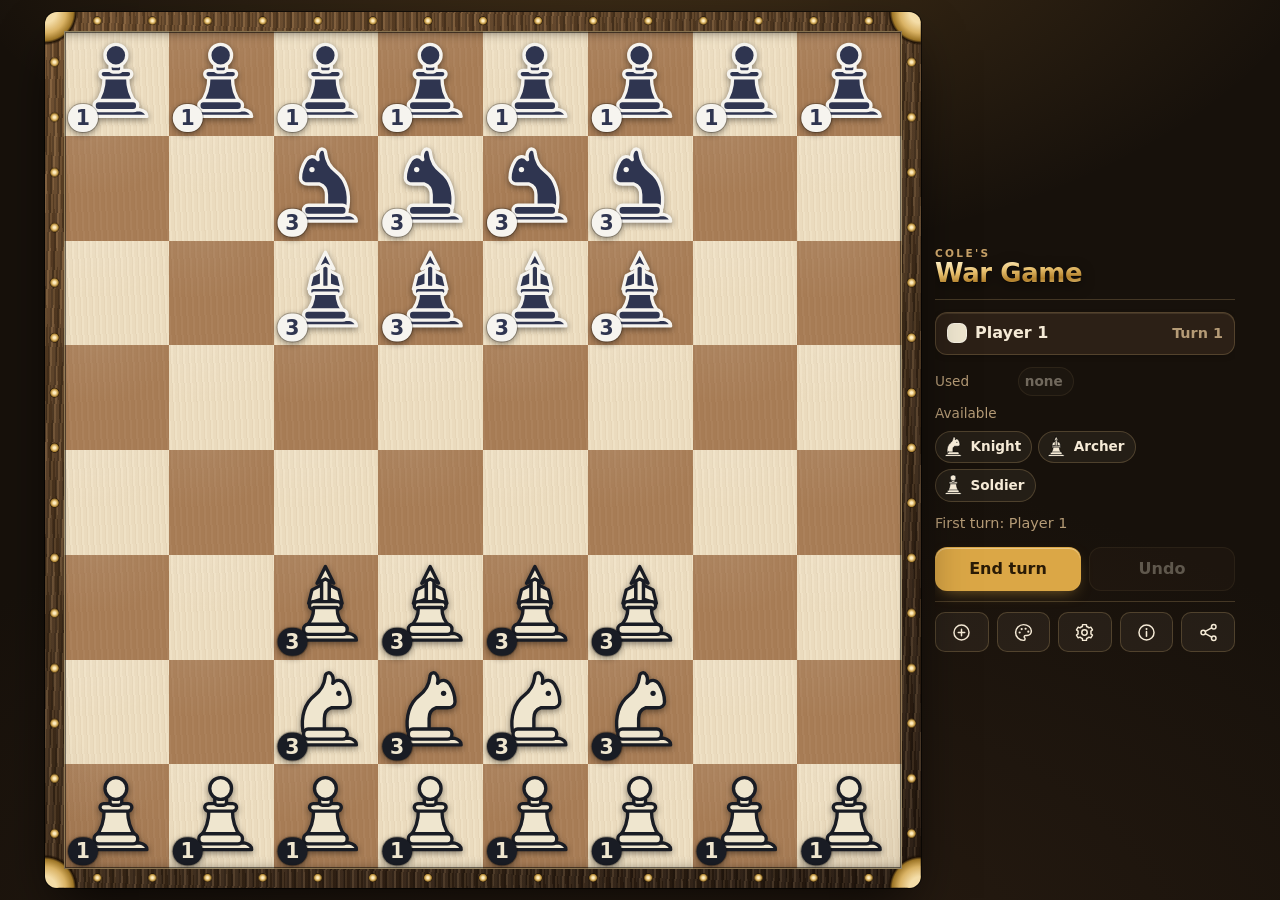
<file: docs/index.html>
<!DOCTYPE html>
<html lang="en" dir="ltr">
<head>
<meta charset="utf-8">
<meta name="viewport" content="width=device-width, initial-scale=1, viewport-fit=cover, user-scalable=no">
<meta name="apple-mobile-web-app-capable" content="yes">
<meta name="apple-mobile-web-app-status-bar-style" content="black-translucent">
<meta name="apple-mobile-web-app-title" content="War Game">
<meta name="mobile-web-app-capable" content="yes">
<meta name="application-name" content="War Game">
<meta name="format-detection" content="telephone=no">
<meta name="color-scheme" content="dark">
<meta name="theme-color" content="#141821">
<title>Cole's War Game</title>
<link rel="manifest" href="manifest.webmanifest">
<link rel="apple-touch-icon" href="icons/apple-touch-icon.png">
<link rel="icon" href="icons/icon-192.png">
<style>
/* =====================================================================
   War Game - all styles.
   Logical properties everywhere, so the interface mirrors in Hebrew.
   The board itself is always direction: ltr and never mirrors.

   Order: tokens, shell, stage and board, pieces, marks, panel with its
   icon bar, overlays (drawers, sheets, dialogs), form widgets,
   EFFECTS (the animations), THEME SHELL (the tone of the page and the
   panel per theme), THEME DECORATION (the board of each theme),
   motion switches.

   Every surface, every text color and every corner radius here is a token,
   so a theme block can turn the whole interface parchment, paper, neon or
   candy without touching the rules above it.
   ===================================================================== */

/* ------------------------------------------------------------- tokens -- */

:root {
  /* set from the settings by ui.js */
  --p0: #efe6cf;
  --p0-outline: #1b1d24;
  --p1: #2f3550;
  --p1-outline: #f5f3ee;
  --sq-light: #efe0c3;
  --sq-dark: #a97e57;

  /* the shell */
  --bg: #141821;
  --bg-2: #1e2230;
  --bg-3: #272c3c;
  --fg: #f3f2ef;
  --muted: #a3abbd;
  --line: rgba(255, 255, 255, 0.14);
  --accent: #6fa8ff;
  --accent-ink: #0b1220;
  --accent-soft: rgba(111, 168, 255, 0.34);
  --danger: #e75b4d;
  --danger-soft: rgba(231, 91, 77, 0.34);
  --fire: #eb9b26;
  --fire-soft: rgba(235, 155, 38, 0.34);
  --heal: #4fc38c;

  /* surfaces, text and shape - every theme block rewrites these */
  --fg-2: #e2e3e8;
  --soft: rgba(255, 255, 255, 0.055);
  --soft-2: rgba(255, 255, 255, 0.12);
  --card-bg: rgba(23, 27, 38, 0.92);
  --code-bg: #11141d;
  --scrim: rgba(8, 10, 16, 0.72);
  --btn-inset: inset 0 1px 0 rgba(255, 255, 255, 0.06);
  --btn-drop: 0 1px 2px rgba(0, 0, 0, 0.3);
  --ov-shadow: 0 26px 70px rgba(0, 0, 0, 0.6);
  --r-btn: 12px;
  --r-pill: 999px;
  --r-card: 20px;
  --r-board: 16px;
  --app-bg: radial-gradient(120% 90% at 50% -10%, #1d2233 0%, var(--bg) 60%);
  --board-shadow:
    0 22px 50px -14px rgba(0, 0, 0, 0.72),
    0 0 0 1px rgba(0, 0, 0, 0.55),
    inset 0 1px 0 rgba(255, 255, 255, 0.1);
  --frame-mult: 0.019;
  --frame-max: 12px;

  /* the piece in its square and the badges on it */
  --pc-size: 80%;
  --pc-shadow: drop-shadow(0 2px 3px rgba(0, 0, 0, 0.45));
  --pc-shadow-hi: drop-shadow(0 6px 8px rgba(0, 0, 0, 0.55));
  /* --badge-bg and --badge-fg are deliberately left unset: a badge falls back
     to the owner's own outline color, and only a theme that wants one fixed
     badge for both players sets them */
  --badge-ring: 0 0 0 1px rgba(0, 0, 0, 0.25);
  --badge-r: 999px;
  --hurt-bg: #e3a92f;
  --hurt-fg: #2a1a03;
  --str-bg: #7a1f1f;
  --str-fg: #ffe9e0;

  /* one family for every mark drawn on a square */
  --ring-w: calc(var(--sq) * 0.055);
  --ring-glow: calc(var(--sq) * 0.2);
  --dot-core: #fff;
  --dot-halo: rgba(0, 0, 0, 0.45);

  /* viewport in px, kept fresh by ui.js; the fallbacks work on their own */
  --vh: 100vh;
  --vw: 100vw;
  /* one board square in px, set by ui.js */
  --sq: 40px;

  /* room the panel takes beside the board and under it */
  --side-space: 330px;
  --below-space: 268px;

  --ov-fast: 0.16s;
  --ov-slow: 0.23s;
}

* { box-sizing: border-box; }

html, body {
  margin: 0;
  padding: 0;
  height: 100%;
  background: var(--bg);
  color: var(--fg);
}

body {
  font-family: system-ui, -apple-system, "Segoe UI", Arial, sans-serif;
  font-size: 16px;
  line-height: 1.4;
  overscroll-behavior: none;
}

#app {
  position: fixed;
  inset: 0;
  display: flex;
  touch-action: manipulation;
  -webkit-tap-highlight-color: transparent;
  padding-block-start: env(safe-area-inset-top);
  padding-block-end: env(safe-area-inset-bottom);
  padding-inline-start: env(safe-area-inset-left);
  padding-inline-end: env(safe-area-inset-right);
  background: var(--app-bg);
  transition: background 0.3s ease;
}

/* ------------------------------------------------------------ buttons -- */

.btn {
  appearance: none;
  -webkit-appearance: none;
  font: inherit;
  font-weight: 600;
  color: var(--fg);
  background: var(--bg-2);
  border: 1px solid var(--line);
  border-radius: var(--r-btn);
  padding: 0.62em 1.05em;
  min-block-size: 44px;
  cursor: pointer;
  touch-action: manipulation;
  text-align: center;
  box-shadow: var(--btn-inset), var(--btn-drop);
  transition: background 0.15s ease, opacity 0.15s ease,
              box-shadow 0.15s ease, transform 0.11s ease;
}
.btn:hover { background: var(--bg-3); }
.btn:active {
  background: var(--bg-3);
  transform: translateY(1px);
  box-shadow: inset 0 1px 2px rgba(0, 0, 0, 0.35);
}
.btn:focus-visible { outline: 2px solid var(--accent); outline-offset: 2px; }
.btn:disabled { opacity: 0.32; cursor: default; transform: none; box-shadow: none; }
.btn--primary {
  background: var(--accent);
  color: var(--accent-ink);
  border-color: transparent;
  font-weight: 700;
  box-shadow:
    inset 0 1px 0 rgba(255, 255, 255, 0.35),
    0 6px 16px -7px var(--accent-soft);
}
/* the hover of .btn is a pseudo-class and outweighs a plain class, so the
   filled buttons say their own background again */
.btn--primary:hover { background: var(--accent); filter: brightness(1.12); }
.btn--heal {
  background: var(--heal);
  color: #06231a;
  border-color: transparent;
  box-shadow:
    inset 0 1px 0 rgba(255, 255, 255, 0.3),
    0 6px 16px -7px rgba(79, 195, 140, 0.8);
}
.btn--heal:hover { background: var(--heal); filter: brightness(1.08); }
.btn--wide { inline-size: 100%; }
.btn--small { min-block-size: 38px; padding: 0.42em 0.85em; font-size: 0.92rem; }
.btn--small.is-on { background: var(--accent); color: var(--accent-ink); border-color: transparent; }

.iconbtn {
  appearance: none;
  -webkit-appearance: none;
  flex: 0 0 auto;
  inline-size: 36px;
  block-size: 36px;
  display: inline-flex;
  align-items: center;
  justify-content: center;
  padding: 0;
  color: var(--fg);
  background: var(--soft);
  border: 1px solid var(--line);
  border-radius: calc(var(--r-btn) - 2px);
  cursor: pointer;
  transition: background 0.15s ease, transform 0.12s ease;
}
/* five of them share the bar under the panel, all the same width */
.iconbtn--bar { flex: 1 1 0; inline-size: auto; min-inline-size: 0; block-size: 40px; }
.iconbtn:hover { background: var(--soft-2); transform: translateY(-1px); }
.iconbtn:focus-visible { outline: 2px solid var(--accent); outline-offset: 2px; }
.iconbtn svg { inline-size: 21px; block-size: 21px; display: block; }

.lang-switch { display: flex; gap: 8px; justify-content: center; flex-wrap: wrap; }
.lang-btn {
  appearance: none;
  -webkit-appearance: none;
  font: inherit;
  font-weight: 600;
  color: var(--fg);
  background: var(--bg-2);
  border: 1px solid var(--line);
  border-radius: var(--r-pill);
  padding: 0.45em 1.1em;
  min-block-size: 40px;
  cursor: pointer;
  box-shadow: var(--btn-inset);
}
.lang-btn.is-on { background: var(--accent); color: var(--accent-ink); border-color: transparent; }

/* the segmented controls of the new game sheet: one track, the chosen
   segment filled with the accent. The segments share the track equally,
   so two or three of them fit a phone in either language */
.seg[hidden] { display: none; }   /* a class display beats the plain attribute */
.seg {
  display: flex;
  gap: 4px;
  padding: 4px;
  background: var(--soft);
  border: 1px solid var(--line);
  border-radius: var(--r-pill);
}
.seg-btn {
  appearance: none;
  -webkit-appearance: none;
  font: inherit;
  font-weight: 600;
  flex: 1 1 0;
  min-inline-size: 0;
  color: var(--muted);
  background: transparent;
  border: 0;
  border-radius: var(--r-pill);
  padding: 0.45em 0.4em;
  min-block-size: 40px;
  cursor: pointer;
  touch-action: manipulation;
  white-space: nowrap;
  overflow: hidden;
  text-overflow: ellipsis;
  transition: background 0.15s ease, color 0.15s ease;
}
.seg-btn:hover { color: var(--fg); background: var(--soft-2); }
.seg-btn:focus-visible { outline: 2px solid var(--accent); outline-offset: -2px; }
.seg-btn.is-on {
  color: var(--accent-ink);
  background: var(--accent);
  box-shadow: var(--btn-drop);
}
.seg-btn.is-on:hover { background: var(--accent); color: var(--accent-ink); }

/* --------------------------------------------------- stage and board --- */

.stage {
  flex: 1 1 auto;
  display: flex;
  align-items: center;
  justify-content: center;
  gap: 14px;
  padding: 10px;
  min-inline-size: 0;
  min-block-size: 0;
  overflow: hidden;
}

.board-wrap {
  --board-size: max(180px, min(calc(var(--vh) - 24px), calc(var(--vw) - var(--side-space))));
  flex: 0 0 auto;
  inline-size: var(--board-size);
  block-size: var(--board-size);
  /* no transition on the size: ui.js measures the square from the board and
     a size in flight would leave --sq behind */
}

.board {
  /* the frame is the border: the squares fill the padding box, so the
     square size ui.js measures stays the width of the grid itself */
  --frame-w: clamp(4px, calc(var(--board-size, 480px) * var(--frame-mult)), var(--frame-max));
  position: relative;
  direction: ltr;
  inline-size: 100%;
  block-size: 100%;
  border: var(--frame-w) solid transparent;
  border-radius: var(--r-board);
  /* the frame is the transparent border: every background layer is laid out
     over the border box, so a theme can decorate the band itself */
  background-origin: border-box;
  background-clip: border-box;
  background-image: linear-gradient(155deg, #4a5166 0%, #262c3c 46%, #151925 100%);
  overflow: hidden;
  box-shadow: var(--board-shadow);
  touch-action: manipulation;
  -webkit-user-select: none;
  user-select: none;
  -webkit-touch-callout: none;
}

/* the board sinks into its frame */
.board::after {
  content: "";
  position: absolute;
  inset: 0;
  pointer-events: none;
  z-index: 6;
  box-shadow: var(--board-sink,
    inset 0 0 0 1px rgba(0, 0, 0, 0.38),
    inset 0 7px 12px -8px rgba(0, 0, 0, 0.75),
    inset 0 -7px 12px -8px rgba(0, 0, 0, 0.45));
}

.squares {
  position: absolute;
  inset: 0;
  display: grid;
  grid-template-columns: repeat(8, 1fr);
  grid-template-rows: repeat(8, 1fr);
}

/* the one overlay drawn over the whole grid and under the pieces: the
   vignette, the grain, the scanlines - each theme fills it in. It is taken
   out of the grid flow, so it never counts as a ninth column. */
.squares::after {
  content: "";
  position: absolute;
  inset: 0;
  z-index: 1;
  pointer-events: none;
  background: var(--board-veil, none);
  mix-blend-mode: var(--board-veil-blend, normal);
  opacity: var(--board-veil-op, 1);
}

.sq { position: relative; }
.sq--light { background: var(--sq-light); }
.sq--dark { background: var(--sq-dark); }

/* the stack inside the board, from the squares up:
   1 the theme veil over the grid, 2 the pieces, 3 the marks, 4 the effects,
   5 the theme's veil over everything, 6 the frame's inner bevel, 7 the ribbon */
.layer { position: absolute; inset: 0; pointer-events: none; }
.pieces { z-index: 2; }
.marks { z-index: 3; }
.fx { z-index: 4; }

/* the theme's overlay above the pieces: scanlines, bloom, a vignette */
.board::before {
  content: "";
  position: absolute;
  inset: 0;
  z-index: 5;
  pointer-events: none;
  background: var(--board-over, none);
  mix-blend-mode: var(--board-over-blend, normal);
  opacity: var(--board-over-op, 1);
}

/* coordinates */
.coord {
  position: absolute;
  font-size: calc(var(--sq) * 0.16);
  font-weight: 600;
  letter-spacing: 0.02em;
  line-height: 1;
  opacity: 0.45;
  pointer-events: none;
  z-index: 2;
}
.coord--file { inset-block-end: 6%; inset-inline-end: 8%; }
.coord--rank { inset-block-start: 6%; inset-inline-start: 8%; }
.sq--light .coord { color: rgba(0, 0, 0, 0.8); }
.sq--dark .coord { color: rgba(255, 255, 255, 0.9); }
.board:not(.board--coords) .coord { display: none; }

/* selection and the pieces that may still act */
.sq--sel {
  z-index: 2;
  box-shadow:
    inset 0 0 0 var(--ring-w) var(--accent),
    inset 0 0 var(--ring-glow) var(--accent-soft),
    inset 0 0 0 calc(var(--ring-w) + 1px) rgba(0, 0, 0, 0.35);
}
/* on a pointer device, hovering a piece that may still act rings it */
@media (hover: hover) {
  .sq--act:hover::after {
    content: "";
    position: absolute;
    inset: 7%;
    pointer-events: none;
    border-radius: 50%;
    box-shadow:
      inset 0 0 0 calc(var(--ring-w) * 0.55) rgba(255, 255, 255, 0.55),
      inset 0 0 var(--ring-glow) rgba(255, 255, 255, 0.18),
      inset 0 0 0 calc(var(--ring-w) * 0.55 + 1px) rgba(0, 0, 0, 0.28);
  }
}

/* ------------------------------------------------------------- pieces -- */

.pc {
  position: absolute;
  inset-block-start: 0;
  left: 0;
  inline-size: 12.5%;
  block-size: 12.5%;
  display: flex;
  align-items: center;
  justify-content: center;
  transition: transform 0.24s cubic-bezier(0.34, 0.72, 0.28, 1), opacity 0.2s linear;
}
.pc--used .piece { opacity: 0.42; filter: saturate(0.55) brightness(0.92); }

.piece {
  position: relative;
  display: block;
  inline-size: var(--pc-size);
  block-size: var(--pc-size);
  filter: var(--pc-shadow);
  transition: transform 0.15s cubic-bezier(0.3, 1.3, 0.5, 1), filter 0.15s ease;
}
.piece[data-owner="0"] { color: var(--p0); --piece-outline: var(--p0-outline); }
.piece[data-owner="1"] { color: var(--p1); --piece-outline: var(--p1-outline); }

.glyph { display: block; inline-size: 100%; block-size: 100%; overflow: visible; }
.piece > .glyph { position: absolute; inset: 0; }

.piece-sub {
  position: absolute;
  inset-block-start: -7%;
  inset-inline-end: -7%;
  inline-size: 44%;
  block-size: 44%;
}

/* the bow of a piece that moved one step and kept its shot */
.piece-bow {
  position: absolute;
  inset-block-start: -6%;
  inset-inline-start: -6%;
  inline-size: 38%;
  block-size: 38%;
  color: var(--fire);
  filter: drop-shadow(0 1px 2px rgba(0, 0, 0, 0.75));
}
.piece-bow svg { inline-size: 100%; block-size: 100%; display: block; }

/* the health badge at the bottom, the strength badge beside it */
.badge {
  position: absolute;
  display: flex;
  align-items: center;
  justify-content: center;
  gap: 0.1em;
  padding: 0 0.32em;
  min-inline-size: 36%;
  block-size: 33%;
  border-radius: var(--badge-r);
  background: var(--badge-bg, var(--piece-outline, #171a22));
  color: var(--badge-fg, currentColor);
  box-shadow: var(--badge-ring);
  font-size: calc(var(--sq) * 0.195);
  font-weight: 700;
  line-height: 1;
  letter-spacing: -0.01em;
  font-variant-numeric: tabular-nums;
}
.badge--hp { inset-block-end: -8%; inset-inline-start: -8%; }
.badge--hurt {
  background: var(--hurt-bg);
  color: var(--hurt-fg);
  box-shadow: var(--badge-ring), var(--hurt-glow, 0 0 0 0 transparent);
  animation: hurtBeat 2.1s ease-in-out infinite;
}
.badge--str {
  inset-block-end: -8%;
  inset-inline-end: -8%;
  background: var(--str-bg);
  color: var(--str-fg);
  padding: 0 0.24em;
}
.badge .mark-ico {
  inline-size: 0.95em;
  block-size: 0.95em;
  display: block;
  flex: 0 0 auto;
}

/* -------------------------------------------------------- move marks --- */

.mark {
  position: absolute;
  inset-block-start: 0;
  left: 0;
  inline-size: 12.5%;
  block-size: 12.5%;
}
/* one family: a dot with a dark halo so it reads on a pale square and on a
   dark one alike, and two rings of the same weight over it */
.mark--move::after {
  content: "";
  position: absolute;
  inset: 37%;
  border-radius: 50%;
  background: var(--dot-core);
  box-shadow:
    0 0 0 calc(var(--sq) * 0.022) var(--dot-halo),
    0 0 var(--ring-glow) var(--dot-glow, rgba(255, 255, 255, 0.38)),
    0 1px 3px rgba(0, 0, 0, 0.45);
}
.mark--attack::after,
.mark--fire::after {
  content: "";
  position: absolute;
  inset: 7%;
  border-radius: 50%;
  border: var(--ring-w) solid var(--danger);
  box-shadow:
    0 0 0 1px rgba(0, 0, 0, 0.35),
    0 0 var(--ring-glow) var(--danger-soft),
    inset 0 0 var(--ring-glow) var(--danger-soft);
  animation: ringBreathe 1.6s ease-in-out infinite;
}
.mark--fire::after {
  border-color: var(--fire);
  box-shadow:
    0 0 0 1px rgba(0, 0, 0, 0.35),
    0 0 var(--ring-glow) var(--fire-soft),
    inset 0 0 var(--ring-glow) var(--fire-soft);
  animation-duration: 1.25s;
}
.bowmark {
  position: absolute;
  inset-block-start: 2%;
  inset-inline-end: 2%;
  inline-size: 32%;
  block-size: 32%;
  color: var(--fire);
  filter: drop-shadow(0 1px 2px rgba(0, 0, 0, 0.8));
}
.bowmark svg { inline-size: 100%; block-size: 100%; display: block; }

/* the choice on a square the piece may both strike and fire at: two pills
   over the enemy, wider than the square, the way the Heal pill is */
.pick {
  position: absolute;
  inset-block-start: 0;
  left: 0;
  inline-size: 12.5%;
  block-size: 12.5%;
  pointer-events: none;
  display: flex;
  align-items: center;
  justify-content: center;
  gap: 0.3em;
  font-size: calc(var(--sq) * 0.24);
  /* the pills read left to right in both languages, so that on the edge
     columns they can be kept inside the board */
  direction: ltr;
}
.pick--start { justify-content: flex-start; }
.pick--end { justify-content: flex-end; }
.pick-btn {
  pointer-events: auto;
  display: inline-flex;
  align-items: center;
  gap: 0.3em;
  padding: 0.15em 0.55em;
  border-radius: 999px;
  border: 0;
  cursor: pointer;
  font: inherit;
  font-weight: 800;
  line-height: 1.5;
  white-space: nowrap;
  box-shadow: 0 2px 6px rgba(0, 0, 0, 0.5);
}
.pick-btn svg { inline-size: 1.1em; block-size: 1.1em; display: block; }
.pick-btn--attack { background: var(--danger); color: #fff; }
.pick-btn--fire { background: var(--fire); color: #2a1600; }

.heal-btn {
  position: absolute;
  inset-block-start: 0;
  left: 0;
  inline-size: 12.5%;
  block-size: 12.5%;
  /* only the pill takes the tap, so the rest of the square still deselects */
  pointer-events: none;
  display: flex;
  align-items: flex-end;
  justify-content: center;
  padding-block-end: 2%;
  background: none;
  border: 0;
  cursor: pointer;
}
.heal-btn span {
  display: block;
  pointer-events: auto;
  padding: 0.15em 0.55em;
  border-radius: 999px;
  background: var(--heal);
  color: #06231a;
  font-size: calc(var(--sq) * 0.24);
  font-weight: 800;
  line-height: 1.5;
  box-shadow: 0 2px 6px rgba(0, 0, 0, 0.5);
  white-space: nowrap;
}

/* ---------------------------------------------------------- the panel -- */

.panel {
  flex: 0 1 300px;
  min-inline-size: 200px;
  max-inline-size: 330px;
  max-block-size: 100%;
  display: flex;
  flex-direction: column;
  justify-content: space-between;
  gap: 14px;
  overflow-y: auto;
}
.panel[hidden] { display: none; }

.panel-top { display: flex; flex-direction: column; gap: 12px; }

.turn-line {
  display: flex;
  align-items: center;
  gap: 8px;
  background: var(--bg-2);
  border: 1px solid var(--line);
  border-radius: var(--r-btn);
  padding: 9px 11px;
  font-weight: 700;
  box-shadow: var(--btn-inset), 0 2px 10px -6px rgba(0, 0, 0, 0.8);
}
.turn-name { flex: 1 1 auto; min-inline-size: 0; }
.turn-number { color: var(--muted); font-weight: 600; font-size: 0.9rem; }

.swatch {
  display: inline-block;
  inline-size: 1.25em;
  block-size: 1.25em;
  border-radius: 7px;
  border: 1px solid rgba(255, 255, 255, 0.4);
  flex: 0 0 auto;
}
.swatch--big {
  inline-size: 56px;
  block-size: 56px;
  border-radius: 16px;
  margin-inline: auto;
}

.combo { display: flex; flex-direction: column; gap: 8px; }
.combo-row { display: flex; align-items: center; gap: 8px; flex-wrap: wrap; }
.combo-label { color: var(--muted); font-size: 0.85rem; min-inline-size: 5.5em; }
.chips { display: flex; gap: 6px; flex-wrap: wrap; }

.chip {
  display: inline-flex;
  align-items: center;
  gap: 6px;
  padding: 4px 10px 4px 6px;
  border-radius: var(--r-pill);
  background: var(--soft);
  border: 1px solid var(--line);
  font-size: 0.85rem;
  font-weight: 600;
}
[dir="rtl"] .chip { padding: 4px 6px 4px 10px; }
.chip--dim { opacity: 0.4; }
.chip-ico {
  position: relative;
  display: block;
  inline-size: 1.65em;
  block-size: 1.65em;
  flex: 0 0 auto;
  color: var(--ico-fg, var(--fg));
  --piece-outline: var(--ico-outline, rgba(0, 0, 0, 0.6));
}

.panel-msg {
  margin: 0;
  min-block-size: 1.3em;
  color: var(--muted);
  font-size: 0.9rem;
  line-height: 1.35;
}

.panel-bottom { display: flex; flex-direction: column; gap: 10px; }

.panel-actions { display: flex; flex-wrap: wrap; gap: 8px; }
.panel-actions .btn { flex: 1 1 0; min-inline-size: 0; }
.panel-actions .btn--heal { flex: 1 1 100%; }

/* the five icons in one row, a hairline above them */
.iconbar {
  display: flex;
  gap: 8px;
  padding-block-start: 10px;
  border-block-start: 1px solid var(--line);
}

/* ------------------------------------------------------- the wordmark -- */
/* Cole's War Game set as a title, not as a label: two lines of system type
   that differ in size, weight and tracking, a fill clipped to the letters
   that every theme rewrites through the --wm tokens, and one short entrance
   on the first render and on a change of theme or of language.
   Which line is the title and which the credit is decided by ui.js, because
   English reads the credit over the name and Hebrew reads it under it. */

.wordmark {
  --wm-title: 1.62rem;
  --wm-credit: 0.66rem;
  --wm-fill: linear-gradient(178deg, var(--fg) 8%, var(--muted) 116%);
  --wm-glow: drop-shadow(0 1px 1px rgba(0, 0, 0, 0.45));
  --wm-credit-fg: var(--muted);
  --wm-sheen: linear-gradient(104deg,
    rgba(255, 255, 255, 0) 42%,
    rgba(255, 255, 255, 0.72) 50%,
    rgba(255, 255, 255, 0) 58%);
  margin: 0;
  display: flex;
  flex-direction: column;
  align-items: flex-start;   /* the start edge: left in English, right in Hebrew */
  gap: 1px;
  line-height: 1.05;
  text-align: start;
  -webkit-user-select: none;
  user-select: none;
}

.wm-line { display: block; white-space: nowrap; }

/* the large line: the fill is clipped to the letters and the sheen, parked
   off the word, rides over it once at the entrance */
.wm-title {
  font-size: var(--wm-title);
  font-weight: 800;
  letter-spacing: -0.015em;
  background-image: var(--wm-sheen), var(--wm-fill);
  background-size: 220% 100%, 100% 100%;
  background-position: -150% 0, 0 0;
  background-repeat: no-repeat;
  -webkit-background-clip: text;
  background-clip: text;
  color: transparent;
  -webkit-text-fill-color: transparent;
  filter: var(--wm-glow);
  padding-block-end: 0.08em;      /* the descenders keep their room */
}

.wm-credit {
  font-size: var(--wm-credit);
  font-weight: 700;
  letter-spacing: 0.22em;
  text-transform: uppercase;
  color: var(--wm-credit-fg);
}

/* Hebrew has no case and its letters want no tightening */
[lang="he"] .wm-title { letter-spacing: 0; }
[lang="he"] .wm-credit {
  /* Hebrew has no capitals to carry a small line, so it reads a little larger */
  font-size: calc(var(--wm-credit) * 1.16);
  letter-spacing: 0.04em;
  text-transform: none;
  font-weight: 600;
}

/* over the panel, under a hairline, the way the icon bar sits over one */
.wordmark--panel {
  padding-block-end: 10px;
  border-block-end: 1px solid var(--line);
}

/* the title card of the rules sheet */
.wordmark--card {
  --wm-title: 2.5rem;
  --wm-credit: 0.8rem;
  gap: 3px;
  margin-block-end: 18px;
}

/* the entrance: the block rises, the credit follows it, the sheen crosses
   the title once. Both motion switches turn all three off. */
.wordmark.is-in { animation: wmRise 380ms cubic-bezier(0.2, 0.9, 0.3, 1) both; }
.wordmark.is-in .wm-credit { animation: wmFade 300ms ease-out 140ms both; }
.wordmark.is-in .wm-title { animation: wmSheen 420ms ease-out 70ms both; }

@keyframes wmRise {
  from { opacity: 0; transform: translateY(8px); }
  to { opacity: 1; transform: none; }
}
@keyframes wmFade {
  from { opacity: 0; }
  to { opacity: 1; }
}
@keyframes wmSheen {
  from { background-position: -150% 0, 0 0; }
  to { background-position: 250% 0, 0 0; }
}

/* --- one treatment per theme, tokens only ------------------------------ */

/* classic: brass letters cut into walnut */
body.theme-classic .wordmark {
  --wm-fill: linear-gradient(177deg, #fff3cd 0%, #e8c06e 38%, #b2802b 66%, #f4dda1 100%);
  --wm-glow: drop-shadow(0 1px 0 rgba(0, 0, 0, 0.6)) drop-shadow(0 3px 7px rgba(0, 0, 0, 0.45));
  --wm-credit-fg: #c6a067;
}

/* heraldic: a book face, and the only theme whose page is dark while its
   cards are parchment, so the panel wears gold and the card wears wine */
body.theme-heraldic .wordmark {
  --wm-fill: linear-gradient(177deg, #f8e6b4 0%, #dcb465 44%, #a97c22 74%, #f3dfa8 100%);
  --wm-glow: drop-shadow(0 1px 0 rgba(0, 0, 0, 0.55));
  --wm-credit-fg: #cfa05a;
  --wm-sheen: linear-gradient(104deg,
    rgba(255, 255, 255, 0) 42%, rgba(255, 255, 255, 0.72) 50%, rgba(255, 255, 255, 0) 58%);
  font-family: "Iowan Old Style", "Palatino Linotype", Palatino, Georgia, serif;
}
body.theme-heraldic .wordmark--card {
  --wm-fill: linear-gradient(177deg, #a82c2c 0%, #7d1c1c 52%, #5b1111 100%);
  --wm-glow: drop-shadow(0 1px 0 rgba(255, 255, 255, 0.7));
  --wm-credit-fg: #8a6224;
  --wm-sheen: linear-gradient(104deg,
    rgba(255, 222, 150, 0) 42%, rgba(255, 222, 150, 0.75) 50%, rgba(255, 222, 150, 0) 58%);
}

/* ink: one black stroke on paper */
body.theme-ink .wordmark {
  --wm-fill: linear-gradient(177deg, #24252b 0%, #101116 100%);
  --wm-glow: none;
  --wm-credit-fg: #6f6e67;
  --wm-sheen: linear-gradient(104deg,
    rgba(255, 255, 255, 0) 42%, rgba(255, 255, 255, 0.55) 50%, rgba(255, 255, 255, 0) 58%);
  font-family: "Iowan Old Style", "Palatino Linotype", Palatino, Georgia, serif;
}
body.theme-ink .wm-title { letter-spacing: 0.005em; }

/* neon: a lit sign over the board */
body.theme-neon .wordmark {
  --wm-fill: linear-gradient(177deg, #ffffff 0%, #b9fbff 30%, #37f0ff 62%, #ff4fd8 100%);
  --wm-glow: drop-shadow(0 0 5px rgba(55, 240, 255, 0.85))
             drop-shadow(0 0 16px rgba(55, 240, 255, 0.45));
  --wm-credit-fg: #7fd8ff;
}

/* toy: a sticker with a hard shadow */
body.theme-toy .wordmark {
  --wm-fill: linear-gradient(177deg, #ff9cb8 0%, #ff6b8a 52%, #ec4a72 100%);
  --wm-glow: drop-shadow(2px 3px 0 rgba(45, 42, 70, 0.9));
  --wm-credit-fg: #6a5fd0;
}
body.theme-toy .wm-title { letter-spacing: 0.005em; }
body.theme-toy .wm-credit { letter-spacing: 0.2em; }

/* ------------------------------------------------- portrait and phone -- */

@media (orientation: portrait) {
  .stage { flex-direction: column; gap: 10px; }
  .board-wrap {
    --board-size: max(180px, min(calc(var(--vw) - 20px), calc(var(--vh) - var(--below-space))));
  }
  .panel {
    flex: 0 0 auto;
    inline-size: min(100%, 560px);
    max-inline-size: none;
  }
  .panel-actions .btn { flex: 1 1 22%; }
  .panel-actions .btn--primary { flex: 1 1 22%; }
}

/* a phone: the board takes the width, the panel is a bar under it */
@media (max-width: 600px) {
  :root { --below-space: 212px; }
  .stage { flex-direction: column; gap: 6px; padding: 4px; }
  .board-wrap {
    --board-size: max(160px, min(calc(var(--vw) - 8px), calc(var(--vh) - var(--below-space))));
  }
  /* a phone keeps each theme's character, only smaller */
  .board { border-radius: min(var(--r-board), 16px); }
  .panel {
    flex: 0 0 auto;
    inline-size: 100%;
    max-inline-size: none;
    gap: 6px;
  }
  /* the wordmark shrinks and holds the first row on its own */
  .wordmark--panel {
    --wm-title: 1.18rem;
    --wm-credit: 0.54rem;
    flex: 1 1 100%;
    padding-block-end: 6px;
  }
  .wordmark--card { --wm-title: 1.85rem; --wm-credit: 0.72rem; margin-block-end: 14px; }

  /* row one: the turn line with the chips beside it. The two bases add up
     to less than the row, gap included, so they never wrap apart; the chips
     keep the glyph alone, the one the piece wears on the board */
  .panel-top { flex-direction: row; align-items: center; flex-wrap: wrap; gap: 8px; }
  .turn-line {
    flex: 1 1 44%;
    min-inline-size: 0;
    gap: 6px;
    padding: 6px 8px;
    border-radius: 11px;
    font-size: 0.92rem;
  }
  .turn-line .swatch { inline-size: 1.05em; block-size: 1.05em; border-radius: 5px; }
  .turn-number { font-size: 0.82rem; }
  /* the turn line stays one line: a long name is cut, never folded */
  .turn-name,
  .turn-number { white-space: nowrap; overflow: hidden; text-overflow: ellipsis; }
  .iconbtn { inline-size: 32px; block-size: 32px; }
  .iconbtn--bar { inline-size: auto; block-size: 36px; }
  .combo { flex: 1 1 48%; min-inline-size: 0; flex-direction: row; gap: 10px; flex-wrap: wrap; }
  .combo-label { min-inline-size: 0; font-size: 0.78rem; }
  .chip { font-size: 0.78rem; padding: 2px 5px; }
  .chip:not(.chip--dim) > span:not(.chip-ico) { display: none; }
  .chip-ico { inline-size: 1.5em; block-size: 1.5em; }
  .panel-msg { flex: 1 1 100%; font-size: 0.82rem; min-block-size: 1.1em; }
  /* row two: End turn and Undo. row three: the icons */
  .panel-bottom { gap: 6px; }
  .panel-actions { gap: 6px; }
  .panel-actions .btn {
    min-block-size: 40px;
    padding: 0.4em 0.5em;
    font-size: 0.88rem;
    border-radius: 10px;
  }
  .iconbar { gap: 6px; padding-block-start: 6px; }
}

/* ---------------------------------------------------------- overlays --- */

.overlay {
  position: absolute;
  inset: 0;
  z-index: 20;
  display: flex;
  align-items: center;
  justify-content: center;
  padding: 16px;
  background: var(--scrim);
  -webkit-backdrop-filter: blur(3px);
  backdrop-filter: blur(3px);
  opacity: 0;
  transition: opacity var(--ov-slow) ease;
}
.overlay.is-open { opacity: 1; }
.overlay[hidden] { display: none; }

/* the cards: the question, the merge, the game over */
.dialog {
  transform: translateY(12px) scale(0.965);
  transition: transform var(--ov-slow) cubic-bezier(0.18, 0.9, 0.28, 1.08);
}
.overlay.is-open .dialog { transform: none; }

/* the rules sheet and the share sheet */
.overlay--sheet { padding: 12px; }
.sheet {
  inline-size: min(760px, 100%);
  max-block-size: min(88vh, calc(var(--vh) - 40px));
  display: flex;
  flex-direction: column;
  background: var(--card-bg);
  border: 1px solid var(--line);
  border-radius: var(--r-card);
  overflow: hidden;
  box-shadow: var(--ov-shadow);
  transform: translateY(16px);
  opacity: 0.6;
  transition: transform var(--ov-slow) cubic-bezier(0.2, 0.8, 0.3, 1),
              opacity var(--ov-slow) ease;
}
.overlay--sheet.is-open .sheet { transform: none; opacity: 1; }

.sheet-head {
  display: flex;
  align-items: center;
  gap: 10px;
  padding: 10px 14px;
  border-block-end: 1px solid var(--line);
  flex: 0 0 auto;
}
.sheet-head h2 { margin: 0; font-size: 1.1rem; flex: 1 1 auto; }

/* the line a sheet answers in: it takes no room until there is a word */
.sheet-foot {
  flex: 0 0 auto;
  padding: 9px 18px;
  border-block-start: 1px solid var(--line);
  text-align: start;
}
.sheet-foot:empty { display: none; }

.doc-body {
  flex: 1 1 auto;
  overflow-y: auto;
  -webkit-overflow-scrolling: touch;
  padding: 14px 18px 30px;
}
.doc-body h3 {
  margin: 1.4em 0 0.4em;
  font-size: 1.08rem;
  color: var(--accent);
}
.doc-body h3:first-child { margin-block-start: 0.2em; }
.doc-body p { margin: 0 0 0.7em; line-height: 1.7; color: var(--fg-2); text-align: start; }
.doc-body ul { margin: 0 0 1em; padding-inline-start: 1.25em; line-height: 1.7; color: var(--fg-2); }
.doc-body li { margin-block-end: 0.25em; }

.rules-table { inline-size: 100%; border-collapse: collapse; margin: 0.3em 0 1em; }
.rules-table th,
.rules-table td {
  text-align: start;
  padding: 8px 8px;
  border-block-end: 1px solid var(--line);
}
.rules-table th { color: var(--muted); font-size: 0.82rem; font-weight: 600; }
.rules-table .num { text-align: center; font-variant-numeric: tabular-nums; }
.rules-table .cell-piece { display: flex; align-items: center; gap: 8px; font-weight: 600; }
/* six columns fit a phone only this tight */
@media (max-width: 600px) {
  .rules-table th,
  .rules-table td { padding: 8px 4px; }
  .rules-table .cell-piece { gap: 5px; }
}

.combo-list { display: flex; flex-direction: column; gap: 7px; margin: 0.3em 0 1em; }
.combo-item {
  display: flex;
  align-items: center;
  gap: 8px;
  flex-wrap: wrap;
  background: var(--soft);
  border: 1px solid var(--line);
  border-radius: var(--r-btn);
  padding: 8px 10px;
}
.combo-plus { color: var(--muted); }

/* the drawers: from the inline end in landscape, from the bottom in
   portrait, always over the panel and never over the whole board */
.overlay--drawer {
  padding: 0;
  align-items: stretch;
  justify-content: flex-end;
  background: rgba(8, 10, 16, 0.38);
  -webkit-backdrop-filter: none;
  backdrop-filter: none;
}
.drawer {
  inline-size: min(420px, 100%);
  max-block-size: 100%;
  display: flex;
  flex-direction: column;
  background: var(--card-bg);
  border-inline-start: 1px solid var(--line);
  box-shadow: -18px 0 50px rgba(0, 0, 0, 0.5);
  transform: translateX(100%);
  transition: transform var(--ov-slow) cubic-bezier(0.2, 0.86, 0.3, 1);
}
[dir="rtl"] .drawer { transform: translateX(-100%); box-shadow: 18px 0 50px rgba(0, 0, 0, 0.5); }
.overlay--drawer.is-open .drawer { transform: none; }

.drawer-body {
  flex: 1 1 auto;
  overflow-y: auto;
  -webkit-overflow-scrolling: touch;
  padding: 14px 14px 30px;
}

@media (orientation: portrait) {
  .overlay--drawer { align-items: flex-end; justify-content: stretch; }
  .drawer {
    inline-size: 100%;
    max-block-size: min(82vh, calc(var(--vh) - 60px));
    border-inline-start: 0;
    border-block-start: 1px solid var(--line);
    border-start-start-radius: 20px;
    border-start-end-radius: 20px;
    box-shadow: 0 -18px 50px rgba(0, 0, 0, 0.5);
    transform: translateY(100%);
  }
  [dir="rtl"] .drawer { transform: translateY(100%); box-shadow: 0 -18px 50px rgba(0, 0, 0, 0.5); }
}

/* the dialogs */
.dialog {
  inline-size: min(430px, 100%);
  max-block-size: 100%;
  overflow-y: auto;
  background: var(--card-bg);
  border: 1px solid var(--line);
  border-radius: var(--r-card);
  padding: 18px;
  display: flex;
  flex-direction: column;
  gap: 12px;
  text-align: center;
  box-shadow: var(--ov-shadow);
}
.dialog h2 { margin: 0; font-size: 1.25rem; }
.dialog p { margin: 0; color: var(--muted); font-size: 0.92rem; line-height: 1.5; }

.merge-piece {
  position: relative;
  inline-size: 92px;
  block-size: 92px;
  margin-inline: auto;
  display: flex;
  align-items: center;
  justify-content: center;
  --sq: 92px;
}
.merge-choices { display: flex; gap: 8px; }
.merge-choice {
  appearance: none;
  -webkit-appearance: none;
  font: inherit;
  color: var(--fg);
  flex: 1 1 0;
  display: flex;
  flex-direction: column;
  align-items: center;
  gap: 6px;
  padding: 10px 6px;
  border-radius: var(--r-btn);
  border: 1px solid var(--line);
  background: var(--soft);
  cursor: pointer;
  transition: background 0.14s ease, transform 0.14s ease;
}
.merge-choice:hover { background: var(--soft-2); transform: translateY(-2px); }
.merge-choice .chip-ico {
  inline-size: 44px;
  block-size: 44px;
  color: var(--p-cur, var(--fg));
  --piece-outline: var(--p-cur-outline, rgba(0, 0, 0, 0.6));
}
.merge-name { font-weight: 700; font-size: 0.95rem; }
.merge-stats {
  font-size: 0.74rem;
  color: var(--muted);
  line-height: 1.45;
  font-variant-numeric: tabular-nums;
}

/* the small card the New game icon asks in */
.dialog--ask { inline-size: min(390px, 100%); }
.dialog--ask .btn { flex: 1 1 0; min-inline-size: 0; padding-inline: 0.7em; }

.row--center { justify-content: center; }

/* --------------------------------------------------- the form widgets -- */

/* one group of the drawers and of the share sheet: a quiet label over
   its controls, the same spacing everywhere */
.group { display: flex; flex-direction: column; gap: 10px; }
.group + .group {
  margin-block-start: 18px;
  padding-block-start: 18px;
  border-block-start: 1px solid var(--line);
}
.group h4 {
  margin: 0;
  font-size: 0.82rem;
  font-weight: 600;
  letter-spacing: 0.02em;
  color: var(--muted);
}
.group .btn--small { align-self: flex-start; }

.themes { display: grid; grid-template-columns: repeat(auto-fit, minmax(92px, 1fr)); gap: 8px; }
.theme-btn {
  appearance: none;
  -webkit-appearance: none;
  font: inherit;
  color: var(--fg);
  background: var(--bg-3);
  border: 1px solid var(--line);
  border-radius: var(--r-btn);
  padding: 6px;
  cursor: pointer;
  display: flex;
  flex-direction: column;
  align-items: center;
  gap: 5px;
  transition: transform 0.14s ease, box-shadow 0.14s ease;
}
.theme-btn:hover { transform: translateY(-2px); }
.theme-btn.is-on { border-color: var(--accent); box-shadow: 0 0 0 2px var(--accent); }
.theme-view {
  position: relative;
  inline-size: 100%;
  block-size: 42px;
  border-radius: 8px;
  overflow: hidden;
  display: flex;
}
.theme-piece {
  position: relative;
  flex: 1 1 50%;
  display: block;
  padding: 4px;
}
.theme-piece svg { inline-size: 100%; block-size: 100%; display: block; }
.theme-name { font-size: 0.8rem; font-weight: 600; }

.fields { display: grid; grid-template-columns: repeat(auto-fit, minmax(150px, 1fr)); gap: 10px; }
.field {
  display: flex;
  align-items: center;
  justify-content: space-between;
  gap: 10px;
  background: var(--soft);
  border: 1px solid var(--line);
  border-radius: var(--r-btn);
  padding: 8px 10px;
  font-size: 0.9rem;
}
.field input[type="color"] {
  inline-size: 56px;
  block-size: 34px;
  padding: 0;
  border: 1px solid var(--line);
  border-radius: 8px;
  background: none;
  cursor: pointer;
  flex: 0 0 auto;
}

.switch { display: flex; align-items: center; gap: 10px; cursor: pointer; font-size: 0.95rem; }
.switch input { inline-size: 22px; block-size: 22px; accent-color: var(--accent); flex: 0 0 auto; }

.presets { display: grid; grid-template-columns: repeat(auto-fit, minmax(118px, 1fr)); gap: 8px; }
.preset {
  appearance: none;
  -webkit-appearance: none;
  font: inherit;
  font-weight: 600;
  color: var(--fg);
  background: var(--bg-3);
  border: 1px solid var(--line);
  border-radius: var(--r-btn);
  padding: 8px;
  cursor: pointer;
  display: flex;
  align-items: center;
  gap: 8px;
  min-block-size: 44px;
  font-size: 0.9rem;
  transition: transform 0.14s ease;
}
.preset:hover { transform: translateY(-2px); }
.preset-swatches { display: flex; flex: 0 0 auto; border-radius: 6px; overflow: hidden; }
.preset-swatches i { inline-size: 12px; block-size: 22px; display: block; }

.note { margin: 0; color: var(--muted); font-size: 0.85rem; line-height: 1.5; }
.note--live { min-block-size: 1.2em; color: var(--accent); }

.code {
  inline-size: 100%;
  font-family: ui-monospace, "SFMono-Regular", Menlo, Consolas, monospace;
  font-size: 0.8rem;
  line-height: 1.4;
  color: var(--fg);
  background: var(--code-bg);
  border: 1px solid var(--line);
  border-radius: 10px;
  padding: 8px;
  resize: vertical;
  word-break: break-all;
}
/* the invite message and the link of this game, for copying by hand */
.code--text {
  margin: 0;
  text-align: start;
  white-space: pre-wrap;
  word-break: break-word;
  max-block-size: 34vh;
  overflow-y: auto;
}
.code--short { max-block-size: 5.4em; }
.code--text { resize: none; }

.row { display: flex; gap: 8px; flex-wrap: wrap; }

/* =====================================================================
   EFFECTS - every animation of the game lives in this block.
   Each one is driven by a small function in ui.js; the looks are here.
   Nothing runs longer than about 600 ms, so a turn on an iPad never waits
   for the screen. A theme colours an effect through the --fx-* tokens it
   sets in its own block further down.
   ===================================================================== */

.fx { overflow: hidden; }

/* --- the piece itself ------------------------------------------------- */

/* the piece that is moving lifts off the board */
.pc--moving { z-index: 4; }
.pc--moving .piece {
  animation: none;
  transform: translateY(-10%) scale(1.09);
  filter: var(--pc-shadow-move, drop-shadow(0 9px 10px rgba(0, 0, 0, 0.55)));
}

/* the selected piece bobs, with a little sway so it reads as alive */
.pc--sel { z-index: 3; }
.pc--sel .piece { animation: bob 1.25s ease-in-out infinite; }
@keyframes bob {
  0%, 100% { transform: translateY(0) rotate(0deg); }
  32% { transform: translateY(-9%) rotate(-2deg); }
  66% { transform: translateY(-3%) rotate(2deg); }
}

/* a piece that took a hit shakes */
.pc--shake { z-index: 4; }
.pc--shake .piece { animation: shake 0.28s cubic-bezier(0.36, 0.07, 0.19, 0.97); }
@keyframes shake {
  0%, 100% { transform: translateX(0) rotate(0deg); }
  16% { transform: translateX(-12%) rotate(-6deg); }
  38% { transform: translateX(10%) rotate(5deg); }
  62% { transform: translateX(-6%) rotate(-3deg); }
  84% { transform: translateX(3%) rotate(1deg); }
}

/* the merged piece scales in past its size and settles */
.pc--pop { z-index: 4; }
.pc--pop .piece { animation: pop 0.42s cubic-bezier(0.2, 1.6, 0.35, 1); }
@keyframes pop {
  0% { transform: scale(0.3) rotate(-14deg); opacity: 0.3; }
  55% { transform: scale(1.16) rotate(4deg); opacity: 1; }
  100% { transform: scale(1) rotate(0deg); opacity: 1; }
}

/* the bow of a kept shot pulses */
.piece-bow { animation: bowPulse 1.2s ease-in-out infinite; }
@keyframes bowPulse {
  0%, 100% { opacity: 0.7; transform: scale(0.93); }
  50% { opacity: 1; transform: scale(1.17); }
}

/* the amber badge of a hurt piece beats, so a wound is never missed */
@keyframes hurtBeat {
  0%, 82%, 100% { transform: scale(1); }
  88% { transform: scale(1.16); }
  94% { transform: scale(0.97); }
}

/* hover on a pointer device lifts the piece */
@media (hover: hover) {
  .pc:hover { z-index: 3; }
  .pc:hover .piece {
    transform: translateY(-8%) scale(1.07);
    filter: var(--pc-shadow-hi);
  }
}

/* --- the marks on the squares ----------------------------------------- */

/* the dots of the legal squares pulse, out of step with each other */
.mark--move::after { animation: dotPulse 1.5s ease-in-out infinite; }
.mark--move:nth-child(2n)::after { animation-delay: -0.35s; }
.mark--move:nth-child(3n)::after { animation-delay: -0.7s; }
.mark--move:nth-child(5n)::after { animation-delay: -1.05s; }
@keyframes dotPulse {
  0%, 100% { transform: scale(0.78); opacity: 0.68; }
  50% { transform: scale(1.16); opacity: 1; }
}

/* the attack and fire rings breathe on the same beat */
@keyframes ringBreathe {
  0%, 100% { transform: scale(0.95); }
  50% { transform: scale(1.04); }
}

/* --- what the effects layer draws -------------------------------------- */

/* floating numbers: a quick pop up, then the drift */
.float {
  position: absolute;
  font-weight: 800;
  font-size: calc(var(--sq) * 0.42);
  line-height: 1;
  color: #fff;
  text-shadow:
    0 1px 3px rgba(0, 0, 0, 0.85),
    0 0 calc(var(--sq) * 0.09) rgba(0, 0, 0, 0.55);
  animation: floatUp 0.72s cubic-bezier(0.14, 0.86, 0.3, 1) forwards;
  white-space: nowrap;
  filter: var(--fx-glow, none);
}
.float--loss { color: var(--fx-loss, #ff8d7f); }
.float--heal { color: var(--fx-heal-num, #7bf0bb); }
@keyframes floatUp {
  0% { opacity: 0; transform: translate(-50%, -18%) scale(0.55); }
  24% { opacity: 1; transform: translate(-50%, -78%) scale(1.18); }
  42% { transform: translate(-50%, -98%) scale(1); }
  100% { opacity: 0; transform: translate(-50%, -190%) scale(0.92); }
}

/* the arrow: fletching, an arc across the shot, turning into its flight */
.arrow {
  position: absolute;
  left: 0;
  top: 0;
  transform-origin: 50% 50%;
  animation: arrowFly 0.3s cubic-bezier(0.4, 0.05, 0.7, 0.6) forwards;
  filter: drop-shadow(0 2px 2px rgba(0, 0, 0, 0.55)) var(--fx-glow, none);
}
.arrow svg { inline-size: 100%; block-size: 100%; display: block; }
@keyframes arrowFly {
  0% {
    transform: translate(var(--x0), var(--y0))
               rotate(calc(var(--ang) - 17deg)) scale(0.7);
    opacity: 0;
  }
  12% { opacity: 1; }
  50% { transform: translate(var(--xm), var(--ym)) rotate(var(--ang)) scale(1); }
  100% {
    transform: translate(var(--x1), var(--y1))
               rotate(calc(var(--ang) + 15deg)) scale(1);
    opacity: 1;
  }
}

/* the burst where the arrow lands */
.burst {
  position: absolute;
  inline-size: calc(var(--sq) * 0.78);
  block-size: calc(var(--sq) * 0.78);
  margin-inline-start: calc(var(--sq) * -0.39);
  margin-block-start: calc(var(--sq) * -0.39);
  border-radius: 50%;
  background: var(--fx-burst, radial-gradient(circle,
    rgba(255, 244, 214, 0.98) 0%,
    rgba(235, 155, 38, 0.65) 42%,
    rgba(235, 155, 38, 0) 70%));
  animation: burstOut 0.36s cubic-bezier(0.15, 0.6, 0.35, 1) forwards;
}
@keyframes burstOut {
  0% { transform: scale(0.3); opacity: 0.35; }
  18% { opacity: 1; }
  58% { opacity: 0.85; }
  100% { transform: scale(1.8); opacity: 0; }
}

/* the sword clash of a melee attack: a white flash and a ring of light */
.clash {
  position: absolute;
  inline-size: calc(var(--sq) * 0.9);
  block-size: calc(var(--sq) * 0.9);
  margin-inline-start: calc(var(--sq) * -0.45);
  margin-block-start: calc(var(--sq) * -0.45);
  border-radius: 50%;
  background: var(--fx-clash, radial-gradient(circle,
    rgba(255, 255, 255, 0.98) 0%,
    rgba(255, 220, 140, 0.75) 36%,
    rgba(255, 210, 120, 0) 70%));
  animation: clashOut 0.38s cubic-bezier(0.15, 0.6, 0.35, 1) forwards;
}
@keyframes clashOut {
  0% { transform: scale(0.3) rotate(-16deg); opacity: 0.25; }
  15% { opacity: 1; }
  55% { opacity: 0.85; }
  100% { transform: scale(1.75) rotate(12deg); opacity: 0; }
}

/* the square that was hit flashes white for a moment */
.flash {
  position: absolute;
  inline-size: var(--sq);
  block-size: var(--sq);
  margin-inline-start: calc(var(--sq) * -0.5);
  margin-block-start: calc(var(--sq) * -0.5);
  border-radius: 12%;
  background: var(--fx-flash, radial-gradient(circle,
    rgba(255, 255, 255, 0.75) 0%, rgba(255, 255, 255, 0) 68%));
  animation: flashOut 0.28s ease-out forwards;
}
@keyframes flashOut {
  0% { opacity: 0; transform: scale(0.72); }
  20% { opacity: 0.95; }
  60% { opacity: 0.6; }
  100% { opacity: 0; transform: scale(1.16); }
}

/* sparks of a clash and of a merge */
.spark {
  position: absolute;
  inline-size: calc(var(--sq) * 0.12);
  block-size: calc(var(--sq) * 0.12);
  border-radius: 50%;
  box-shadow: var(--fx-spark-glow, none);
  animation: sparkOut 0.5s cubic-bezier(0.15, 0.7, 0.3, 1) forwards;
}
@keyframes sparkOut {
  0% { transform: translate(-50%, -50%) scale(1.25); opacity: 1; }
  58% { opacity: 0.95; }
  100% {
    transform: translate(calc(-50% + var(--dx)), calc(-50% + var(--dy))) scale(0.18);
    opacity: 0;
  }
}

/* the fragments a dead piece breaks into */
.frag {
  position: absolute;
  inline-size: var(--fs, 6px);
  block-size: var(--fs, 6px);
  border-radius: var(--fx-frag-r, 2px);
  box-shadow: 0 0 0 1px rgba(0, 0, 0, 0.35), var(--fx-frag-glow, 0 0 0 0 transparent);
  animation: fragFall 0.56s cubic-bezier(0.4, 0, 0.75, 0.5) forwards;
}
@keyframes fragFall {
  0% { transform: translate(-50%, -50%) rotate(0deg) scale(1.1); opacity: 1; }
  25% {
    transform: translate(calc(-50% + var(--dx) * 0.45), calc(-50% - var(--sq) * 0.12))
               rotate(calc(var(--rot) * 0.3)) scale(1);
    opacity: 1;
  }
  100% {
    transform: translate(calc(-50% + var(--dx)), calc(-50% + var(--dy)))
               rotate(var(--rot)) scale(0.85);
    opacity: 0;
  }
}

/* the heal pulse and its sparkles */
.ring {
  position: absolute;
  border-radius: 50%;
  border: calc(var(--sq) * 0.06) solid var(--heal);
  box-shadow: 0 0 calc(var(--sq) * 0.2) var(--heal);
  animation: ringPulse 0.52s cubic-bezier(0.15, 0.65, 0.3, 1) forwards;
}
@keyframes ringPulse {
  0% { transform: scale(0.3); opacity: 1; }
  55% { opacity: 0.8; }
  100% { transform: scale(1.45); opacity: 0; }
}
.sparkle {
  position: absolute;
  inline-size: calc(var(--sq) * 0.13);
  block-size: calc(var(--sq) * 0.13);
  background: radial-gradient(circle, #e8fff5 0%, var(--heal) 58%, rgba(79, 195, 140, 0) 74%);
  border-radius: 50%;
  animation: sparkleUp 0.6s ease-out forwards;
}
@keyframes sparkleUp {
  0% { transform: translate(-50%, -50%) scale(0.35); opacity: 0; }
  28% { opacity: 1; transform: translate(-50%, calc(-50% - var(--sq) * 0.25)) scale(1.15); }
  100% { transform: translate(-50%, calc(-50% - var(--sq) * 0.85)) scale(0.6); opacity: 0; }
}

/* the turn ribbon */
.ribbon {
  position: absolute;
  inset-block-start: 41%;
  left: 0;
  right: 0;
  block-size: 18%;
  display: flex;
  align-items: center;
  justify-content: center;
  font-size: calc(var(--sq) * 0.5);
  font-weight: 800;
  opacity: 0;
  pointer-events: none;
  z-index: 7;
  box-shadow:
    0 6px 24px rgba(0, 0, 0, 0.45),
    inset 0 0 0 1px rgba(255, 255, 255, 0.22);
}
/* the sheen over whatever colour ui.js paints it */
.ribbon::before {
  content: "";
  position: absolute;
  inset: 0;
  background: linear-gradient(180deg,
    rgba(255, 255, 255, 0.34) 0%,
    rgba(255, 255, 255, 0.04) 46%,
    rgba(0, 0, 0, 0.22) 100%);
}
.ribbon span { position: relative; letter-spacing: 0.02em; }
.ribbon.is-on { animation: ribbonSweep 0.56s cubic-bezier(0.22, 0.9, 0.28, 1); }
@keyframes ribbonSweep {
  0% { opacity: 0; transform: translateX(-32%) skewX(-11deg); }
  22% { opacity: 1; transform: translateX(0) skewX(0deg); }
  70% { opacity: 1; transform: translateX(0) skewX(0deg); }
  100% { opacity: 0; transform: translateX(28%) skewX(9deg); }
}

/* =====================================================================
   THEME SHELL - the tone of the page, the panel, the buttons and the
   overlays, one block per theme. Everything here is a token the rules
   above already read, so no rule is repeated per theme.
   ===================================================================== */

/* --- classic: candle-lit walnut and brass ------------------------------ */
body.theme-classic {
  --bg: #17110b;
  --bg-2: #2c2016;
  --bg-3: #3d2d1f;
  --fg: #f5ead6;
  --fg-2: #e2d3b8;
  --muted: #b59b76;
  --line: rgba(226, 190, 128, 0.22);
  --accent: #dba746;
  --accent-ink: #2a1b06;
  --accent-soft: rgba(219, 167, 70, 0.6);
  --danger: #d4523f;
  --danger-soft: rgba(212, 82, 63, 0.4);
  --fire: #e2941e;
  --fire-soft: rgba(226, 148, 30, 0.4);
  --heal: #5aab72;
  --soft: rgba(255, 233, 197, 0.06);
  --soft-2: rgba(255, 233, 197, 0.14);
  --card-bg: linear-gradient(165deg, rgba(58, 42, 28, 0.96), rgba(31, 22, 14, 0.97));
  --code-bg: #170f08;
  --scrim: rgba(22, 13, 5, 0.74);
  --btn-inset: inset 0 1px 0 rgba(255, 226, 170, 0.1);
  --app-bg:
    radial-gradient(90% 70% at 50% -14%, rgba(196, 140, 62, 0.28) 0%, rgba(0, 0, 0, 0) 62%),
    radial-gradient(120% 100% at 50% 110%, #2a1d12 0%, #17110b 60%);
  --title-fg: #f0d79b;
  --title-shadow: 0 2px 0 rgba(0, 0, 0, 0.45);
  --dot-halo: rgba(48, 27, 8, 0.55);
}

/* --- heraldic: parchment, wine and gold -------------------------------- */
body.theme-heraldic {
  --bg: #2b1312;
  --bg-2: #f1e3c2;
  --bg-3: #e5d3a9;
  --fg: #33200f;
  --fg-2: #4a3018;
  --muted: #7d5c33;
  --line: rgba(95, 58, 26, 0.3);
  --accent: #8e2020;
  --accent-ink: #f8ecce;
  --accent-soft: rgba(142, 32, 32, 0.6);
  --danger: #9c2b22;
  --danger-soft: rgba(156, 43, 34, 0.42);
  --fire: #b8781a;
  --fire-soft: rgba(184, 120, 26, 0.42);
  --heal: #3f7a4f;
  --soft: rgba(120, 80, 35, 0.09);
  --soft-2: rgba(120, 80, 35, 0.18);
  --card-bg: linear-gradient(162deg, #f8eed5 0%, #efe0bd 52%, #e2cfa4 100%);
  --code-bg: #f8f0da;
  --scrim: rgba(48, 20, 12, 0.66);
  --btn-inset: inset 0 1px 0 rgba(255, 255, 255, 0.6);
  --btn-drop: 0 1px 2px rgba(80, 50, 20, 0.25);
  --ov-shadow: 0 24px 60px rgba(24, 8, 4, 0.6);
  --r-btn: 9px;
  --r-card: 14px;
  --app-bg:
    radial-gradient(85% 65% at 50% -10%, rgba(180, 96, 60, 0.3) 0%, rgba(0, 0, 0, 0) 60%),
    radial-gradient(120% 110% at 50% 110%, #43201c 0%, #21100f 65%);
  --ico-fg: #7c5527;
  --ico-outline: rgba(255, 249, 232, 0.9);
  --title-fg: #7d1c1c;
  --title-shadow: 0 1px 0 rgba(255, 255, 255, 0.55);
  --dot-halo: rgba(74, 40, 12, 0.55);
}

/* --- ink: black on paper ----------------------------------------------- */
body.theme-ink {
  --bg: #b8b2a4;
  --bg-2: #f8f5ed;
  --bg-3: #ece7d9;
  --fg: #15161b;
  --fg-2: #35373e;
  --muted: #6f6e67;
  --line: rgba(24, 24, 28, 0.2);
  --accent: #191a1f;
  --accent-ink: #f8f5ed;
  --accent-soft: rgba(25, 26, 31, 0.45);
  --danger: #a3322a;
  --danger-soft: rgba(163, 50, 42, 0.36);
  --fire: #a8731a;
  --fire-soft: rgba(168, 115, 26, 0.36);
  --heal: #3d7a55;
  --soft: rgba(20, 20, 25, 0.05);
  --soft-2: rgba(20, 20, 25, 0.1);
  --card-bg: linear-gradient(172deg, #fcfaf4 0%, #f2eee2 100%);
  --code-bg: #f3efe3;
  --scrim: rgba(66, 63, 56, 0.55);
  --btn-inset: inset 0 1px 0 rgba(255, 255, 255, 0.85);
  --btn-drop: 0 1px 2px rgba(40, 38, 32, 0.22);
  --ov-shadow: 0 20px 48px rgba(52, 47, 38, 0.38);
  --r-btn: 5px;
  --r-pill: 5px;
  --r-card: 8px;
  --app-bg:
    radial-gradient(90% 70% at 50% -12%, #e6e1d4 0%, rgba(0, 0, 0, 0) 58%),
    linear-gradient(170deg, #d6d1c4 0%, #b8b2a4 100%);
  --ico-fg: #1b1c21;
  --ico-outline: rgba(255, 255, 255, 0.88);
  --title-fg: #15161b;
  --title-shadow: 0 1px 0 rgba(255, 255, 255, 0.7);
  --dot-halo: rgba(20, 20, 24, 0.55);
  --fx-loss: #8f2318;
  --fx-heal-num: #2f6b46;
}
/* the ink theme writes in a book face, the whole interface with it */
body.theme-ink .sheet-head h2,
body.theme-ink .dialog h2,
body.theme-ink .float,
body.theme-ink .ribbon {
  font-family: "Iowan Old Style", "Palatino Linotype", Palatino, Georgia, serif;
}

/* --- neon: black glass and light --------------------------------------- */
body.theme-neon {
  --bg: #04060c;
  --bg-2: rgba(13, 21, 38, 0.94);
  --bg-3: rgba(24, 37, 62, 0.96);
  --fg: #daf8ff;
  --fg-2: #a9dbea;
  --muted: #6f97ad;
  --line: rgba(80, 230, 255, 0.28);
  --accent: #37f0ff;
  --accent-ink: #02222a;
  --accent-soft: rgba(55, 240, 255, 0.65);
  --danger: #ff4d6d;
  --danger-soft: rgba(255, 77, 109, 0.5);
  --fire: #ffb02e;
  --fire-soft: rgba(255, 176, 46, 0.5);
  --heal: #3dffb0;
  --soft: rgba(80, 230, 255, 0.07);
  --soft-2: rgba(80, 230, 255, 0.16);
  --card-bg: linear-gradient(160deg, rgba(15, 25, 45, 0.95), rgba(5, 9, 18, 0.96));
  --code-bg: #060a14;
  --scrim: rgba(2, 4, 10, 0.76);
  --btn-inset: inset 0 0 0 1px rgba(80, 230, 255, 0.16);
  --btn-drop: 0 0 14px -4px rgba(55, 240, 255, 0.55);
  --ov-shadow: 0 0 44px rgba(55, 240, 255, 0.2), 0 26px 70px rgba(0, 0, 0, 0.72);
  --r-btn: 8px;
  --r-card: 14px;
  --app-bg:
    radial-gradient(55% 45% at 12% 6%, rgba(55, 240, 255, 0.2) 0%, rgba(0, 0, 0, 0) 62%),
    radial-gradient(50% 45% at 90% 12%, rgba(255, 79, 216, 0.2) 0%, rgba(0, 0, 0, 0) 62%),
    radial-gradient(90% 80% at 50% 110%, #0b1426 0%, #04060c 62%);
  --title-fg: #b9fbff;
  --title-shadow: 0 0 18px rgba(55, 240, 255, 0.65), 0 0 40px rgba(55, 240, 255, 0.35);
  /* the pieces glow instead of casting a shadow */
  --pc-shadow: drop-shadow(0 0 4px currentColor) drop-shadow(0 0 9px rgba(120, 240, 255, 0.35));
  --pc-shadow-hi: drop-shadow(0 0 7px currentColor) drop-shadow(0 0 16px rgba(120, 240, 255, 0.5));
  --pc-shadow-move: drop-shadow(0 0 8px currentColor) drop-shadow(0 0 20px rgba(120, 240, 255, 0.55));
  --badge-bg: #05101c;
  --badge-fg: currentColor;
  --badge-ring: 0 0 0 1px rgba(80, 230, 255, 0.6), 0 0 9px rgba(55, 240, 255, 0.4);
  --hurt-bg: #ffb02e;
  --hurt-fg: #2a1a03;
  --hurt-glow: 0 0 11px rgba(255, 176, 46, 0.75);
  --str-bg: #2c0718;
  --str-fg: #ffb3c9;
  --dot-core: #c2fcff;
  --dot-halo: rgba(0, 24, 34, 0.6);
  --dot-glow: rgba(90, 240, 255, 0.85);
  /* the effects glow with everything else */
  --fx-glow: drop-shadow(0 0 5px currentColor);
  --fx-loss: #ff6b8f;
  --fx-heal-num: #5dffc0;
  --fx-spark-glow: 0 0 7px currentColor;
  --fx-frag-glow: 0 0 8px rgba(120, 240, 255, 0.55);
  --fx-burst: radial-gradient(circle,
    rgba(255, 255, 255, 0.95) 0%, rgba(55, 240, 255, 0.6) 40%, rgba(55, 240, 255, 0) 70%);
  --fx-clash: radial-gradient(circle,
    rgba(255, 255, 255, 0.98) 0%, rgba(255, 79, 216, 0.6) 38%, rgba(255, 79, 216, 0) 70%);
  --fx-flash: radial-gradient(circle,
    rgba(190, 252, 255, 0.8) 0%, rgba(55, 240, 255, 0) 68%);
}
body.theme-neon .btn--primary,
body.theme-neon .lang-btn.is-on,
body.theme-neon .btn--small.is-on {
  text-shadow: none;
  box-shadow:
    inset 0 0 0 1px rgba(255, 255, 255, 0.5),
    0 0 18px -2px rgba(55, 240, 255, 0.8);
}
body.theme-neon .dialog,
body.theme-neon .sheet,
body.theme-neon .drawer {
  border-color: rgba(80, 230, 255, 0.35);
}

/* --- toy: bright plastic and hard shadows ------------------------------ */
body.theme-toy {
  --bg: #ffe9cd;
  --bg-2: #ffffff;
  --bg-3: #fff3e0;
  --fg: #2d2a46;
  --fg-2: #413e5e;
  --muted: #8b7fa0;
  --line: rgba(45, 42, 70, 0.16);
  --accent: #ff6b8a;
  --accent-ink: #ffffff;
  --accent-soft: rgba(255, 107, 138, 0.7);
  --danger: #ff4d6d;
  --danger-soft: rgba(255, 77, 109, 0.42);
  --fire: #ff9f1c;
  --fire-soft: rgba(255, 159, 28, 0.42);
  --heal: #22c3a6;
  --soft: rgba(45, 42, 70, 0.055);
  --soft-2: rgba(45, 42, 70, 0.11);
  --card-bg: #fffdf8;
  --code-bg: #fff6e8;
  --scrim: rgba(62, 40, 72, 0.42);
  --btn-inset: inset 0 -3px 0 rgba(45, 42, 70, 0.13);
  --btn-drop: 0 3px 0 rgba(45, 42, 70, 0.16);
  --ov-shadow: 0 14px 0 -6px rgba(45, 42, 70, 0.16), 0 30px 60px rgba(62, 40, 72, 0.32);
  --r-btn: 18px;
  --r-pill: 999px;
  --r-card: 26px;
  --app-bg:
    radial-gradient(55% 48% at 10% 6%, #ffd36e 0%, rgba(255, 211, 110, 0) 62%),
    radial-gradient(52% 46% at 92% 10%, #7ee0ff 0%, rgba(126, 224, 255, 0) 64%),
    radial-gradient(70% 58% at 50% 104%, #ffa5c9 0%, rgba(255, 165, 201, 0) 66%),
    linear-gradient(162deg, #fff5de 0%, #ffe9f3 100%);
  --ico-fg: #6a5fd0;
  --ico-outline: #ffffff;
  --title-fg: #2d2a46;
  --title-shadow: 0 3px 0 rgba(255, 168, 196, 0.85);
  /* a hard offset shadow, the way a sticker sits on a page */
  --pc-shadow: drop-shadow(2px 3px 0 rgba(45, 30, 20, 0.32));
  --pc-shadow-hi: drop-shadow(4px 6px 0 rgba(45, 30, 20, 0.3));
  --pc-shadow-move: drop-shadow(4px 8px 0 rgba(45, 30, 20, 0.28));
  --badge-bg: #ffffff;
  --badge-fg: #2d2a46;
  --badge-ring: 0 0 0 2px #2d2a46, 1px 2px 0 rgba(45, 42, 70, 0.3);
  --hurt-bg: #ffc233;
  --hurt-fg: #4a2e00;
  --str-bg: #ff4d6d;
  --str-fg: #fff6f8;
  --dot-core: #ffffff;
  --dot-halo: rgba(60, 40, 20, 0.5);
  --fx-loss: #ff3b5c;
  --fx-heal-num: #14b394;
  --fx-frag-r: 30%;
}
body.theme-toy .btn:active,
body.theme-toy .preset:active,
body.theme-toy .theme-btn:active { transform: translateY(3px); box-shadow: none; }
body.theme-toy .chip,
body.theme-toy .lang-btn { border-width: 2px; }

/* =====================================================================
   THEME DECORATION - the board of each theme. The user's square colors
   stay the base color of every square; all of this is an overlay at a low
   opacity over them, so a chosen color still reads.

   Each theme fills four slots: the board's own background (the frame),
   --board-veil (over the grid, under the pieces), --board-over (over the
   pieces) and .sq::before (the texture of one square).
   ===================================================================== */

.sq::before {
  content: "";
  position: absolute;
  inset: 0;
  pointer-events: none;
}

/* --- classic: a planked wood frame with brass corner studs ------------- */
.board.theme-classic {
  --frame-mult: 0.029;
  --frame-max: 19px;
  --r-board: 12px;
  /* brass: a plate at each corner and studs down each band, then two passes
     of grain, then the plank itself */
  background-image:
    radial-gradient(circle at 0 0, #f4dda8 0 18%, #d9b264 34%, #9d7526 46%, rgba(26, 14, 4, 0.9) 50%, rgba(0, 0, 0, 0) 54%),
    radial-gradient(circle at 100% 0, #f4dda8 0 18%, #d9b264 34%, #9d7526 46%, rgba(26, 14, 4, 0.9) 50%, rgba(0, 0, 0, 0) 54%),
    radial-gradient(circle at 0 100%, #f4dda8 0 18%, #d9b264 34%, #9d7526 46%, rgba(26, 14, 4, 0.9) 50%, rgba(0, 0, 0, 0) 54%),
    radial-gradient(circle at 100% 100%, #f4dda8 0 18%, #d9b264 34%, #9d7526 46%, rgba(26, 14, 4, 0.9) 50%, rgba(0, 0, 0, 0) 54%),
    var(--stud), var(--stud), var(--stud), var(--stud),
    repeating-linear-gradient(93deg,
      rgba(0, 0, 0, 0.26) 0 2px,
      rgba(255, 224, 170, 0.07) 2px 4px,
      rgba(0, 0, 0, 0.12) 4px 7px),
    repeating-linear-gradient(87deg,
      rgba(0, 0, 0, 0.14) 0 6px, rgba(255, 255, 255, 0.04) 6px 13px),
    linear-gradient(152deg, #7d5732 0%, #543a21 46%, #2a1b10 100%);
  --stud: radial-gradient(circle closest-side at 50% 46%,
    #ffeec2 0 11%, #e0bc73 26%, #a8802f 40%, rgba(30, 16, 4, 0.7) 48%,
    rgba(0, 0, 0, 0) 56%);
  --stud-run: calc(var(--frame-w) * 2.9);
  --corner: calc(var(--frame-w) * 2.3);
  background-size:
    var(--corner) var(--corner),
    var(--corner) var(--corner),
    var(--corner) var(--corner),
    var(--corner) var(--corner),
    var(--stud-run) var(--frame-w),
    var(--stud-run) var(--frame-w),
    var(--frame-w) var(--stud-run),
    var(--frame-w) var(--stud-run),
    auto, auto, auto;
  background-position:
    left top, right top, left bottom, right bottom,
    center top, center bottom, left center, right center, 0 0, 0 0, 0 0;
  background-repeat:
    no-repeat, no-repeat, no-repeat, no-repeat,
    repeat-x, repeat-x, repeat-y, repeat-y, repeat, repeat, no-repeat;
  --board-shadow:
    0 24px 52px -14px rgba(0, 0, 0, 0.8),
    0 0 0 1px rgba(0, 0, 0, 0.6),
    inset 0 1px 0 rgba(255, 226, 170, 0.18);
  --board-sink:
    inset 0 0 0 1px rgba(246, 214, 148, 0.4),
    inset 0 0 0 2px rgba(0, 0, 0, 0.5),
    inset 0 9px 14px -11px rgba(0, 0, 0, 0.85),
    inset 0 -9px 14px -11px rgba(0, 0, 0, 0.55);
  --board-veil: radial-gradient(128% 128% at 50% 42%,
    rgba(0, 0, 0, 0) 50%, rgba(42, 22, 6, 0.32) 100%);
}
.theme-classic .sq::before {
  background:
    repeating-linear-gradient(87deg,
      rgba(92, 56, 20, 0.1) 0 1px,
      rgba(255, 255, 255, 0.055) 1px 3px,
      rgba(92, 56, 20, 0.05) 3px 6px),
    radial-gradient(135% 105% at 32% -5%,
      rgba(255, 255, 255, 0.16) 0%, rgba(0, 0, 0, 0) 58%);
  opacity: 0.6;
}
.theme-classic .sq--dark::before { opacity: 0.45; }

/* --- heraldic: parchment squares inside a woven tapestry band ---------- */
.board.theme-heraldic {
  --frame-mult: 0.034;
  --frame-max: 23px;
  --r-board: 10px;
  background-image:
    url("data:image/svg+xml,<svg xmlns='http://www.w3.org/2000/svg' viewBox='0 0 24 24'><g fill='none' stroke='%23eec87a' stroke-width='1.5' opacity='.8'><path d='M12 1.2 22.8 12 12 22.8 1.2 12Z'/><path d='M12 6.5 17.5 12 12 17.5 6.5 12Z'/></g><circle cx='12' cy='12' r='2' fill='%23eec87a' opacity='.9'/><circle cx='0' cy='0' r='1.6' fill='%23f5dda2' opacity='.7'/><circle cx='24' cy='0' r='1.6' fill='%23f5dda2' opacity='.7'/><circle cx='0' cy='24' r='1.6' fill='%23f5dda2' opacity='.7'/><circle cx='24' cy='24' r='1.6' fill='%23f5dda2' opacity='.7'/></svg>"),
    linear-gradient(180deg, rgba(255, 233, 190, 0.2) 0%, rgba(0, 0, 0, 0.3) 100%),
    linear-gradient(150deg, #8f2f2a 0%, #6b1f1f 55%, #451515 100%);
  background-size:
    calc(var(--frame-w) * 1.85) calc(var(--frame-w) * 1.85),
    auto,
    auto;
  background-position: center, 0 0, 0 0;
  background-repeat: repeat, no-repeat, no-repeat;
  --board-shadow:
    0 24px 56px -16px rgba(0, 0, 0, 0.75),
    0 0 0 1px rgba(60, 24, 16, 0.8),
    0 0 0 3px rgba(238, 200, 122, 0.25);
  --board-sink:
    inset 0 0 0 2px rgba(238, 200, 122, 0.55),
    inset 0 0 0 3px rgba(62, 26, 16, 0.55),
    inset 0 10px 16px -12px rgba(48, 22, 8, 0.8);
  --board-veil:
    radial-gradient(58% 44% at 22% 16%, rgba(180, 138, 72, 0.16) 0%, rgba(0, 0, 0, 0) 70%),
    radial-gradient(52% 40% at 80% 82%, rgba(120, 78, 40, 0.14) 0%, rgba(0, 0, 0, 0) 70%),
    radial-gradient(130% 130% at 50% 45%, rgba(0, 0, 0, 0) 42%, rgba(74, 38, 16, 0.42) 100%);
}
.theme-heraldic .sq--light::before {
  background:
    repeating-linear-gradient(45deg,
      rgba(122, 82, 40, 0.55) 0 1px, rgba(0, 0, 0, 0) 1px 7px),
    radial-gradient(120% 90% at 30% 10%, rgba(255, 246, 220, 0.3), rgba(0, 0, 0, 0) 62%);
  opacity: 0.4;
}
.theme-heraldic .sq--dark::before {
  background:
    repeating-linear-gradient(-45deg,
      rgba(70, 36, 16, 0.55) 0 1px, rgba(0, 0, 0, 0) 1px 9px),
    repeating-linear-gradient(45deg,
      rgba(70, 36, 16, 0.3) 0 1px, rgba(0, 0, 0, 0) 1px 14px);
  opacity: 0.35;
}

/* --- ink: paper squares inside a wet brushed border -------------------- */
.board.theme-ink {
  --frame-mult: 0.032;
  --frame-max: 19px;
  --r-board: 4px;
  /* the band is one wet stroke round the board: the hole in it is a torn
     line, so the ink meets the paper unevenly the way a loaded brush does */
  background-image:
    url("data:image/svg+xml,<svg xmlns='http://www.w3.org/2000/svg' viewBox='0 0 100 100' preserveAspectRatio='none'><path fill='%2316171b' fill-rule='evenodd' d='M0 0H100V100H0Z M2.9 2.4 L13 1.8 L26 2.9 L39 2.0 L52 3.0 L65 1.9 L78 2.8 L89 2.0 L97.3 2.6 L97.9 13 L97.0 26 L98.1 39 L97.1 52 L98.0 65 L97.0 78 L97.8 89 L97.2 97.4 L88 98.0 L75 97.1 L62 98.1 L49 97.0 L36 98.0 L23 97.2 L12 98.1 L2.6 97.5 L2.0 88 L3.0 75 L1.9 62 L2.9 49 L1.8 36 L2.8 23 L2.0 12 Z'/></svg>"),
    linear-gradient(165deg, #f6f1e4 0%, #eae3d2 100%);
  background-size: 100% 100%, auto;
  background-position: 0 0, 0 0;
  background-repeat: no-repeat, no-repeat;
  --board-shadow:
    0 16px 34px -14px rgba(60, 55, 45, 0.6),
    0 0 0 1px rgba(30, 28, 24, 0.3);
  --board-sink:
    inset 0 0 0 1px rgba(30, 30, 34, 0.35),
    inset 0 5px 9px -8px rgba(40, 38, 32, 0.5);
  /* one sheet of paper grain over the whole grid, not one per square */
  --board-veil:
    url("data:image/svg+xml,<svg xmlns='http://www.w3.org/2000/svg' width='160' height='160'><filter id='p'><feTurbulence type='fractalNoise' baseFrequency='0.75' numOctaves='3' stitchTiles='stitch'/><feColorMatrix type='saturate' values='0'/></filter><rect width='160' height='160' filter='url(%23p)' opacity='.5'/></svg>"),
    radial-gradient(130% 120% at 50% 45%, rgba(0, 0, 0, 0) 58%, rgba(60, 52, 38, 0.2) 100%);
  --board-veil-op: 0.55;
  --board-veil-blend: multiply;
}
.theme-ink .sq::before {
  background:
    repeating-linear-gradient(0deg,
      rgba(40, 38, 32, 0.05) 0 1px, rgba(0, 0, 0, 0) 1px 5px),
    repeating-linear-gradient(90deg,
      rgba(40, 38, 32, 0.04) 0 1px, rgba(0, 0, 0, 0) 1px 7px);
  opacity: 0.4;
}
.theme-ink .sq--dark::before { opacity: 0.26; }

/* --- neon: dark tiles, glowing grid lines, a scanline over it all ------ */
.board.theme-neon {
  --frame-mult: 0.016;
  --frame-max: 10px;
  --r-board: 10px;
  background-image:
    linear-gradient(160deg, #13294b 0%, #08101f 58%, #04060c 100%);
  --board-shadow:
    0 0 36px -6px rgba(55, 240, 255, 0.4),
    0 18px 46px -14px rgba(0, 0, 0, 0.85),
    0 0 0 1px rgba(80, 230, 255, 0.4);
  --board-sink:
    inset 0 0 0 1px rgba(80, 230, 255, 0.55),
    inset 0 0 20px rgba(55, 240, 255, 0.18);
  --board-veil:
    radial-gradient(70% 55% at 50% 0%, rgba(255, 79, 216, 0.16) 0%, rgba(0, 0, 0, 0) 68%),
    radial-gradient(70% 55% at 50% 100%, rgba(55, 240, 255, 0.16) 0%, rgba(0, 0, 0, 0) 68%),
    /* the tiles stay dark whatever colors are chosen: the hue still shows
       through, but a neon line has something to burn against */
    linear-gradient(rgba(3, 6, 14, 0.52), rgba(3, 6, 14, 0.52));
  /* the scanline rides over the pieces too, faint enough to be felt */
  --board-over: repeating-linear-gradient(0deg,
    rgba(0, 0, 0, 0.3) 0 1px, rgba(0, 0, 0, 0) 1px 4px);
  --board-over-op: 0.34;
}
.theme-neon .sq::before {
  box-shadow:
    inset 0 0 0 1px rgba(90, 240, 255, 0.32),
    inset 0 0 11px rgba(90, 240, 255, 0.12);
}
.theme-neon .sq--light::before {
  box-shadow:
    inset 0 0 0 1px rgba(255, 120, 230, 0.28),
    inset 0 0 11px rgba(255, 120, 230, 0.1);
}

/* --- toy: a fat rounded frame with a dotted band ----------------------- */
.board.theme-toy {
  --frame-mult: 0.036;
  --frame-max: 24px;
  --r-board: 24px;
  background-image:
    radial-gradient(circle at 50% 50%,
      rgba(255, 255, 255, 0.9) 0 26%, rgba(255, 255, 255, 0) 30%),
    linear-gradient(135deg, #ffb347 0%, #ff7a8a 36%, #a37bff 72%, #54c8ff 100%);
  background-size: calc(var(--frame-w) * 0.92) calc(var(--frame-w) * 0.92), auto;
  background-position: center, 0 0;
  background-repeat: repeat, no-repeat;
  --board-shadow:
    0 12px 0 -3px rgba(45, 42, 70, 0.2),
    0 28px 48px -18px rgba(70, 50, 90, 0.55),
    0 0 0 2px rgba(255, 255, 255, 0.5);
  --board-sink:
    inset 0 0 0 3px rgba(255, 255, 255, 0.8),
    inset 0 0 0 5px rgba(45, 42, 70, 0.16);
  --board-veil: radial-gradient(120% 120% at 50% 40%,
    rgba(255, 255, 255, 0.1) 0%, rgba(90, 60, 110, 0.14) 100%);
}
.theme-toy .sq::before {
  background:
    radial-gradient(125% 85% at 50% 8%,
      rgba(255, 255, 255, 0.55) 0%, rgba(255, 255, 255, 0) 58%),
    linear-gradient(180deg, rgba(255, 255, 255, 0) 55%, rgba(60, 40, 20, 0.1) 100%);
}
/* the fragments of a broken toy are chunky and bounce */
body.theme-toy .frag {
  animation-name: fragBounce;
  animation-duration: 0.58s;
  animation-timing-function: cubic-bezier(0.3, 1.5, 0.55, 1);
}
@keyframes fragBounce {
  0% { transform: translate(-50%, -50%) rotate(0deg) scale(1.2); opacity: 1; }
  35% {
    transform: translate(calc(-50% + var(--dx) * 0.6), calc(-50% - var(--sq) * 0.22))
               rotate(calc(var(--rot) * 0.4)) scale(1.1);
    opacity: 1;
  }
  100% {
    transform: translate(calc(-50% + var(--dx)), calc(-50% + var(--dy)))
               rotate(var(--rot)) scale(0.9);
    opacity: 0;
  }
}

/* --------------------------------------------------- motion switches --- */

.no-anim *,
.no-anim *::before,
.no-anim *::after {
  animation: none !important;
  transition: none !important;
}

@media (prefers-reduced-motion: reduce) {
  *, *::before, *::after {
    animation: none !important;
    transition: none !important;
  }
}
</style>
</head>
<body>

<div id="app">

  <!-- ====================================== the board and its panel -->
  <div class="stage">
    <div class="board-wrap">
      <div id="board" class="board">
        <div id="squares" class="squares"></div>
        <div id="pieces" class="layer pieces"></div>
        <div id="marks" class="layer marks"></div>
        <div id="fx" class="layer fx"></div>
        <div id="ribbon" class="ribbon" aria-hidden="true"><span></span></div>
      </div>
    </div>

    <aside id="panel" class="panel">
      <div class="panel-top">
        <!-- the wordmark: the two lines come from i18n in display order,
             and ui.js says which of them is the title and which the credit -->
        <h1 class="wordmark wordmark--panel" id="wm-panel">
          <span class="wm-line"></span>
          <span class="wm-line"></span>
        </h1>
        <div class="turn-line">
          <span id="turn-swatch" class="swatch"></span>
          <span id="turn-name" class="turn-name"></span>
          <span id="turn-number" class="turn-number"></span>
        </div>
        <div class="combo">
          <div class="combo-row">
            <span class="combo-label" data-i18n="panel.used"></span>
            <span id="combo-used" class="chips"></span>
          </div>
          <div class="combo-row">
            <span class="combo-label" data-i18n="panel.available"></span>
            <span id="combo-avail" class="chips"></span>
          </div>
        </div>
        <p id="panel-msg" class="panel-msg" aria-live="polite"></p>
      </div>

      <div class="panel-bottom">
        <div class="panel-actions">
          <button type="button" id="btn-heal" class="btn btn--heal" data-i18n="action.heal" hidden></button>
          <button type="button" id="btn-endturn" class="btn btn--primary" data-i18n="game.endTurn"></button>
          <button type="button" id="btn-undo" class="btn" data-i18n="game.undo"></button>
        </div>

        <!-- the five icons: everything that is not a move on the board -->
        <nav class="iconbar">
          <button type="button" id="btn-newgame" class="iconbtn iconbtn--bar" data-i18n-title="game.newGame">
            <svg viewBox="0 0 24 24" aria-hidden="true" focusable="false">
              <circle cx="12" cy="12" r="8.6" fill="none" stroke="currentColor" stroke-width="1.7"/>
              <path d="M12 8.3 V15.7 M8.3 12 H15.7" fill="none" stroke="currentColor"
                    stroke-width="1.7" stroke-linecap="round"/>
            </svg>
          </button>
          <button type="button" id="btn-appearance" class="iconbtn iconbtn--bar" data-i18n-title="game.appearance">
            <svg viewBox="0 0 24 24" aria-hidden="true" focusable="false">
              <path d="M12 3a9 9 0 1 0 0 18c1.1 0 1.8-.8 1.8-1.7 0-.5-.2-.9-.5-1.2-.3-.3-.5-.7-.5-1.1 0-.9.8-1.7 1.7-1.7H16c2.8 0 5-2.2 5-5 0-4-4-7.3-9-7.3z"
                    fill="none" stroke="currentColor" stroke-width="1.7" stroke-linejoin="round"/>
              <circle cx="7.6" cy="12" r="1.25" fill="currentColor"/>
              <circle cx="9.9" cy="8.1" r="1.25" fill="currentColor"/>
              <circle cx="14.4" cy="7.7" r="1.25" fill="currentColor"/>
              <circle cx="17.5" cy="11" r="1.25" fill="currentColor"/>
            </svg>
          </button>
          <button type="button" id="btn-settings" class="iconbtn iconbtn--bar" data-i18n-title="settings.title">
            <svg viewBox="0 0 24 24" aria-hidden="true" focusable="false">
              <circle cx="12" cy="12" r="3.1" fill="none" stroke="currentColor" stroke-width="1.7"/>
              <path d="M19.3 13.5a7.7 7.7 0 0 0 0-3l1.8-1.4-1.9-3.2-2.1.8a7.7 7.7 0 0 0-2.6-1.5L14.2 3H9.8l-.3 2.2a7.7 7.7 0 0 0-2.6 1.5l-2.1-.8-1.9 3.2 1.8 1.4a7.7 7.7 0 0 0 0 3l-1.8 1.4 1.9 3.2 2.1-.8a7.7 7.7 0 0 0 2.6 1.5l.3 2.2h4.4l.3-2.2a7.7 7.7 0 0 0 2.6-1.5l2.1.8 1.9-3.2z"
                    fill="none" stroke="currentColor" stroke-width="1.7" stroke-linejoin="round"/>
            </svg>
          </button>
          <button type="button" id="btn-rules" class="iconbtn iconbtn--bar" data-i18n-title="rules.title">
            <svg viewBox="0 0 24 24" aria-hidden="true" focusable="false">
              <circle cx="12" cy="12" r="8.6" fill="none" stroke="currentColor" stroke-width="1.7"/>
              <path d="M12 11 V16.3" fill="none" stroke="currentColor"
                    stroke-width="1.8" stroke-linecap="round"/>
              <circle cx="12" cy="7.9" r="1.15" fill="currentColor"/>
            </svg>
          </button>
          <button type="button" id="btn-share" class="iconbtn iconbtn--bar" data-i18n-title="game.share">
            <svg viewBox="0 0 24 24" aria-hidden="true" focusable="false">
              <circle cx="18" cy="5.5" r="2.6" fill="none" stroke="currentColor" stroke-width="1.7"/>
              <circle cx="6" cy="12" r="2.6" fill="none" stroke="currentColor" stroke-width="1.7"/>
              <circle cx="18" cy="18.5" r="2.6" fill="none" stroke="currentColor" stroke-width="1.7"/>
              <path d="M8.4 10.8 15.6 6.8 M8.4 13.2 15.6 17.2" fill="none"
                    stroke="currentColor" stroke-width="1.7" stroke-linecap="round"/>
            </svg>
          </button>
        </nav>
      </div>
    </aside>
  </div>

  <!-- ================================================ the appearance -->
  <div id="ov-appearance" class="overlay overlay--drawer" hidden>
    <section class="drawer" role="dialog" aria-modal="true">
      <header class="sheet-head">
        <h2 data-i18n="game.appearance"></h2>
        <button type="button" class="iconbtn btn-close" data-close="appearance" data-i18n-title="common.close">
          <svg viewBox="0 0 24 24" aria-hidden="true" focusable="false">
            <path d="M6 6 18 18 M18 6 6 18" fill="none" stroke="currentColor"
                  stroke-width="2" stroke-linecap="round"/>
          </svg>
        </button>
      </header>

      <div class="drawer-body" id="appearance-body">
        <section class="group">
          <h4 data-i18n="settings.theme"></h4>
          <div class="themes" id="themes"></div>
        </section>

        <section class="group">
          <h4 data-i18n="settings.colors"></h4>
          <div class="fields">
            <label class="field">
              <span data-i18n="settings.p0"></span>
              <input type="color" id="set-p0">
            </label>
            <label class="field">
              <span data-i18n="settings.p1"></span>
              <input type="color" id="set-p1">
            </label>
            <label class="field">
              <span data-i18n="settings.sqLight"></span>
              <input type="color" id="set-light">
            </label>
            <label class="field">
              <span data-i18n="settings.sqDark"></span>
              <input type="color" id="set-dark">
            </label>
          </div>
        </section>

        <section class="group">
          <h4 data-i18n="settings.presets"></h4>
          <div class="presets" id="presets"></div>
        </section>

        <section class="group">
          <label class="switch">
            <input type="checkbox" id="set-random">
            <span data-i18n="settings.randomBoard"></span>
          </label>
          <button type="button" id="btn-reshuffle" class="btn btn--small" data-i18n="settings.reshuffle"></button>
          <label class="switch">
            <input type="checkbox" id="set-coords">
            <span data-i18n="settings.coordinates"></span>
          </label>
        </section>
      </div>
    </section>
  </div>

  <!-- =================================================== the settings -->
  <div id="ov-settings" class="overlay overlay--drawer" hidden>
    <section class="drawer" role="dialog" aria-modal="true">
      <header class="sheet-head">
        <h2 data-i18n="settings.title"></h2>
        <button type="button" class="iconbtn btn-close" data-close="settings" data-i18n-title="common.close">
          <svg viewBox="0 0 24 24" aria-hidden="true" focusable="false">
            <path d="M6 6 18 18 M18 6 6 18" fill="none" stroke="currentColor"
                  stroke-width="2" stroke-linecap="round"/>
          </svg>
        </button>
      </header>

      <div class="drawer-body" id="settings-body">
        <section class="group">
          <h4 data-i18n="settings.language"></h4>
          <div class="lang-switch" id="lang-switch"></div>
        </section>

        <section class="group">
          <label class="switch">
            <input type="checkbox" id="set-diagmoves">
            <span data-i18n="settings.diagonalMoves"></span>
          </label>
          <p class="note" data-i18n="settings.rulesNote"></p>
          <label class="switch">
            <input type="checkbox" id="set-anim">
            <span data-i18n="settings.animations"></span>
          </label>
        </section>

        <p class="note note--build" id="build-stamp"></p>
      </div>
    </section>
  </div>

  <!-- ====================================================== the rules -->
  <div id="ov-rules" class="overlay overlay--sheet" hidden>
    <section class="sheet" role="dialog" aria-modal="true">
      <header class="sheet-head">
        <h2 data-i18n="rules.title"></h2>
        <button type="button" class="iconbtn btn-close" data-close="rules" data-i18n-title="common.close">
          <svg viewBox="0 0 24 24" aria-hidden="true" focusable="false">
            <path d="M6 6 18 18 M18 6 6 18" fill="none" stroke="currentColor"
                  stroke-width="2" stroke-linecap="round"/>
          </svg>
        </button>
      </header>
      <div class="doc-body">
        <div class="wordmark wordmark--card" id="wm-rules" aria-hidden="true">
          <span class="wm-line"></span>
          <span class="wm-line"></span>
        </div>
        <div id="rules-body"></div>
      </div>
    </section>
  </div>

  <!-- ====================================================== the share -->
  <div id="ov-share" class="overlay overlay--sheet" hidden>
    <section class="sheet" role="dialog" aria-modal="true">
      <header class="sheet-head">
        <h2 data-i18n="game.share"></h2>
        <button type="button" class="iconbtn btn-close" data-close="share" data-i18n-title="common.close">
          <svg viewBox="0 0 24 24" aria-hidden="true" focusable="false">
            <path d="M6 6 18 18 M18 6 6 18" fill="none" stroke="currentColor"
                  stroke-width="2" stroke-linecap="round"/>
          </svg>
        </button>
      </header>

      <div class="doc-body" id="share-body">
        <section class="group">
          <h4 data-i18n="share.invite"></h4>
          <pre id="invite-text" class="code code--text"></pre>
          <button type="button" id="btn-invite" class="btn btn--small"></button>
        </section>

        <section class="group" id="share-game" hidden>
          <h4 data-i18n="share.shareGame"></h4>
          <pre id="share-game-text" class="code code--text code--short"></pre>
          <button type="button" id="btn-share-game" class="btn btn--small"></button>
        </section>

        <section class="group">
          <h4 data-i18n="share.code"></h4>
          <textarea id="export-code" class="code" rows="2" readonly dir="ltr" spellcheck="false"></textarea>
          <button type="button" id="btn-copy-code" class="btn btn--small" data-i18n="share.copy"></button>
        </section>

        <section class="group">
          <h4 data-i18n="share.load"></h4>
          <textarea id="import-code" class="code" rows="2" dir="ltr" spellcheck="false"
                    autocapitalize="off" autocomplete="off" autocorrect="off"></textarea>
          <button type="button" id="btn-load-code" class="btn btn--small" data-i18n="share.loadBtn"></button>
        </section>
      </div>

      <p id="share-msg" class="note note--live sheet-foot" aria-live="polite"></p>
    </section>
  </div>

  <!-- ============================================ the new game sheet -->
  <div id="ov-newgame" class="overlay" hidden>
    <div class="dialog dialog--ask" role="dialog" aria-modal="true" aria-labelledby="ng-title">
      <h2 id="ng-title" data-i18n="game.newGame"></h2>
      <!-- the two controls are drawn by ui.js, so they follow the language -->
      <div class="seg" id="seg-opponent" role="group"></div>
      <div class="seg" id="seg-level" role="group" hidden></div>
      <p id="ng-warn" data-i18n="game.confirmNew" hidden></p>
      <div class="row row--center">
        <button type="button" id="btn-new-yes" class="btn btn--primary" data-i18n="game.start"></button>
        <button type="button" id="btn-new-no" class="btn" data-i18n="common.back"></button>
      </div>
    </div>
  </div>

  <!-- ====================================================== the merge -->
  <div id="ov-merge" class="overlay" hidden>
    <div class="dialog" role="dialog" aria-modal="true">
      <h2 data-i18n="merge.title"></h2>
      <div id="merge-piece" class="merge-piece"></div>
      <p data-i18n="merge.text"></p>
      <div id="merge-choices" class="merge-choices"></div>
      <button type="button" id="btn-merge-skip" class="btn btn--wide" data-i18n="merge.keep"></button>
    </div>
  </div>

  <!-- ================================================== the game over -->
  <div id="ov-over" class="overlay" hidden>
    <div class="dialog dialog--over" role="dialog" aria-modal="true">
      <div id="over-swatch" class="swatch swatch--big"></div>
      <h2 id="over-title"></h2>
      <button type="button" id="btn-again" class="btn btn--primary btn--wide" data-i18n="over.playAgain"></button>
    </div>
  </div>

</div>

<script>
/* i18n.js - all user visible strings, Hebrew and English.
   window.WarGame.I18N = { langs, current, set(lang), t(key, vars), rules() } */

window.WarGame = window.WarGame || {};

(function () {
  'use strict';

  /* ---------------------------------------------------------------- Hebrew */

  var he = {
    /* the wordmark: title1 over title2 as they are drawn, title for one line.
       In Hebrew the credit is a byline and reads under the name, and it is
       never cut to 'של קול', which on its own says voice */
    'app.title': 'משחק מלחמה מבית היוצר של קול',
    'app.title1': 'משחק מלחמה',
    'app.title2': 'מבית היוצר של קול',

    'game.newGame': 'משחק חדש',
    'game.endTurn': 'סיום תור',
    'game.undo': 'ביטול',
    'game.turn': 'תור {n}',
    'game.appearance': 'מראה',
    'game.share': 'שיתוף',
    'game.confirmNew': 'המשחק הנוכחי יאבד.',
    'game.start': 'התחלה',
    'game.opponent': 'יריב',
    'game.level': 'רמה',

    'opp.human': 'שני שחקנים',
    'opp.computer': 'מול המחשב',
    'level.easy': 'קל',
    'level.medium': 'בינוני',
    'level.hard': 'קשה',

    'player.0': 'שחקן 1',
    'player.1': 'שחקן 2',
    /* מול המחשב האדם הוא תמיד שחקן 0; השמות האלה נייטרליים מבחינת מין */
    'player.you': 'הצד שלך',
    'player.computer': 'המחשב',

    'kind.S': 'חייל',
    'kind.K': 'אביר',
    'kind.A': 'קשת',

    'action.move': 'תנועה',
    'action.attack': 'תקיפה',
    'action.fire': 'ירי',
    'action.heal': 'ריפוי',
    'action.merge': 'מיזוג',

    'stat.piece': 'כלי',
    'stat.hp': 'בריאות',
    'stat.str': 'כוח',
    'stat.move': 'תנועה',
    'stat.fire': 'ירי',
    'stat.range': 'טווח',
    'stat.none': '—',

    'panel.used': 'הופעלו',
    'panel.available': 'אפשר עוד',
    'panel.nothing': 'אין',

    'msg.start': '{name} פותח',
    'msg.used': 'הכלי כבר פעל בתור הזה',
    'msg.comboFull': 'אין מקום לעוד {kind} בתור הזה',
    'msg.cannot': 'הכלי לא יכול לפעול עכשיו',
    'msg.pass': '{name}: אין מהלך אפשרי, התור עובר',
    'msg.pending': 'צריך להשלים את המיזוג',
    'msg.mayFire': 'הכלי יכול עדיין לירות',
    'msg.thinking': 'המחשב חושב…',

    'merge.title': 'מיזוג',
    'merge.text': 'הכלי הגיע לשורה האחרונה ואפשר למזג אותו עם סוג נוסף.',
    'merge.keep': 'להשאיר כמו שהוא',

    'over.win': 'המנצח: {name}',
    'over.draw': 'תיקו',
    'over.playAgain': 'משחק נוסף',

    'rules.title': 'חוקים',

    'settings.title': 'הגדרות',
    'settings.theme': 'ערכת נושא',
    'settings.colors': 'צבעים',
    'settings.p0': 'צבע שחקן 1',
    'settings.p1': 'צבע שחקן 2',
    'settings.sqLight': 'משבצת בהירה',
    'settings.sqDark': 'משבצת כהה',
    'settings.randomBoard': 'לוח צבעוני אקראי',
    'settings.reshuffle': 'ערבוב מחדש',
    'settings.presets': 'ערכות צבע',
    'settings.animations': 'אנימציות',
    'settings.coordinates': 'קואורדינטות',
    'settings.diagonalMoves': 'תנועה באלכסון',
    'settings.rulesNote': 'חל מהמשחק הבא',
    'settings.language': 'שפה',
    'settings.build': 'גרסה {v}',

    'theme.classic': 'קלאסי',
    'theme.heraldic': 'הרלדי',
    'theme.ink': 'דיו',
    'theme.neon': 'ניאון',
    'theme.toy': 'צעצוע',

    'preset.wood': 'עץ',
    'preset.marble': 'שיש',
    'preset.forest': 'יער',
    'preset.ocean': 'אוקיינוס',
    'preset.rose': 'ורד',
    'preset.night': 'לילה',

    'invite.what': 'משחק לוח לשני שחקנים על מכשיר אחד, בחינם ובלי להתקין כלום.',
    'invite.howTo': 'כדי לשים את המשחק על מסך הבית: פותחים את הקישור בספארי, מקישים על שיתוף ואז על הוספה למסך הבית.',
    'invite.gameWhat': 'הקישור הזה פותח את המשחק בדיוק במצב שבו הוא נמצא עכשיו.',

    'share.invite': 'הזמנה',
    'share.shareGame': 'שיתוף המשחק הזה',
    'share.code': 'קוד המשחק',
    'share.load': 'טעינת משחק',
    'share.copy': 'העתקה',
    'share.loadBtn': 'טעינה',
    'share.copiedText': 'ההודעה הועתקה',
    'share.copiedCode': 'הקוד הועתק',
    'share.copyFail': 'ההעתקה לא הצליחה, אפשר לסמן את הטקסט ולהעתיק ידנית',
    'share.loaded': 'המשחק נטען',
    'share.badCode': 'הקוד אינו תקין',

    'common.back': 'חזרה',
    'common.close': 'סגירה',

    rules: [
      ['h', 'המשחק'],
      ['p', 'משחק מלחמה הוא משחק לשני שחקנים על מכשיר אחד, על לוח של שמונה על שמונה. לכל שחקן שישה עשר כלים, ומנצחים כשלא נשאר ליריב אף כלי.'],

      ['h', 'הפתיחה'],
      ['p', 'שחקן 1 נערך בשלוש השורות הקרובות ומתקדם אל הצד הרחוק, ושחקן 2 נערך בשלוש השורות הרחוקות ומתקדם אל הצד הקרוב. בכל צבא שמונה חיילים בשורה האחורית, ארבעה אבירים לפניהם וארבעה קשתים לפני האבירים. מי פותח נקבע בהגרלה.'],

      ['h', 'הכלים'],
      ['pieceTable'],
      ['p', 'הבריאות היא כמה נזק הכלי סופג עד שהוא מת, והכוח הוא הנזק שהוא גורם בתקיפה. הבריאות משתנה בקפיצות של חצי נקודה, וכלי שבריאותו מגיעה לאפס יורד מהלוח. הכוח לעולם אינו עולה על הבריאות, ולכן אביר שבריאותו 2 תוקף בכוח 2. לקשת אין כוח תקיפה כלל: הוא אינו תוקף, אבל יש לו שלוש נקודות בריאות והוא יורה מרחוק.'],

      ['h', 'התור'],
      ['p', 'בכל תור מפעילים כלים אחד אחד. כלי שהופעל עושה דבר אחד, תנועה או תקיפה או ירי או ריפוי, ואז הוא נעול עד סוף התור. אי אפשר להפעיל כל צירוף שרוצים: הכלים שזזים, תוקפים או יורים בתור אחד חייבים להתאים לאחד הצירופים האלה.'],
      ['combos'],
      ['p', 'תמיד מותר להפעיל פחות כלים. מכאן שבתור אחד פועל אביר אחד לכל היותר, וכשפועל אביר נשאר מקום לכלי אחד בלבד. כלאיים נספרים לפי האביר שבהם, ואם אין בהם אביר לפי הקשת, ואם אין גם קשת לפי החייל. התור נגמר בהקשה על סיום תור, ועד אז אפשר לבטל את הפעולות אחת אחת.'],

      ['h', 'תנועה'],
      ['p', 'כלי נע במסלול של צעדים ומשלם על כל צעד: צעד למעלה, למטה, ימינה או שמאלה עולה נקודה אחת, וצעד באלכסון עולה שתיים. המסלול יכול לפנות כמה פעמים שרוצים, כל עוד הסכום אינו עולה על התנועה של הכלי. הכלי עובר בחופשיות מעל כלים של הצבא שלו ולעולם לא מעל כלי יריב, והמסלול מסתיים על משבצת ריקה או על כלי יריב. כך חייל, שהתנועה שלו 2, מגיע לכל משבצת שנמצאת שני צעדים ישרים ממנו, גם מעבר לפינה, או למשבצת אחת באלכסון, ואביר, שהתנועה שלו 4, מגיע רחוק פי שניים. כשמקישים על כלי, כל משבצת שהוא יכול להגיע אליה מסומנת בנקודה. אפשר לכבות את התנועה באלכסון בהגדרות, ואז כל צעד הוא ישר.'],

      ['h', 'תקיפה'],
      ['p', 'מסלול שמסתיים על כלי יריב הוא תקיפה. כלי שכוחו אפס אינו תוקף לעולם, גם לא קשת וגם לא כלאיים של שני קשתים. שני הכוחות נמדדים לפני הנזק: התוקף מאבד מבריאותו את כוח המותקף, והמותקף מאבד מבריאותו את כוח התוקף. כלי שבריאותו יורדת לאפס מת. לא פעם שני הכלים שורדים, כי כלי שכוחו קטן אינו מפיל את היריב במכה אחת. אם המותקף מת והתוקף נשאר בחיים, התוקף נכנס למשבצת. אחרת הוא נשאר במקומו.'],
      ['ul', [
        'חייל תוקף חייל: שניהם מתים.',
        'אביר (3) תוקף חייל: החייל מת ולאביר נשארת בריאות 2.',
        'חייל תוקף אביר (3): החייל מת ולאביר נשארת בריאות 2.',
        'חייל תוקף אביר שבריאותו 1: שניהם מתים.',
        'אביר שבריאותו 2 תוקף אביר שבריאותו 3: התוקף מת ולמותקף נשארת בריאות 1.',
        'חייל תוקף קשת: הקשת יורד ל-2, החייל אינו נפגע ונשאר במקומו.'
      ]],

      ['h', 'ירי'],
      ['p', 'קשת יורה בכלי יריב שנמצא באותה שורה או באותה עמודה, במרחק של עד שתי משבצות, ולעולם לא באלכסון. המטרה מאבדת 2 מבריאותה, והקשת אינו זז ואינו נפגע. כלים שעומדים בדרך אינם חוסמים את החץ.'],
      ['p', 'תנועה וירי: קשת שזז צעד אחד בלבד יכול לירות אחר כך, מהמשבצת החדשה, באותו תור. קשת שזז שני צעדים או יותר מוותר על הירי. הכלי נשאר מסומן והמטרות שלו מוצגות, והוא נושא סימן ירי קטן עד שהוא יורה או עד שהתור נגמר. הירי הזה אינו תופס מקום בצירוף, וכלי שיורה תחילה אינו זז אחר כך. כל זה נכון לכל כלי שיש לו כוח ירי, ולכן גם כלאיים שיש בהם קשת יורים באותו אופן, כולל הירי אחרי צעד אחד.'],

      ['h', 'ריפוי'],
      ['p', 'בכל תור אפשר לרפא כמה כלים פצועים שרוצים, והריפוי אינו נספר בצירופים. ריפוי מוסיף חצי נקודת בריאות, ולא מעבר לבריאות המרבית של הכלי. כלי שמתרפא לא עושה שום דבר אחר באותו תור, וכלי שכבר פעל אינו יכול להתרפא.'],

      ['h', 'מיזוג'],
      ['p', 'כלי שיש בו סוג אחד בלבד, שמסיים תנועה או תקיפה בשורה האחרונה ונשאר בחיים, יכול להתמזג עם סוג שבוחרים, חייל או אביר או קשת וגם הסוג שלו עצמו, או להישאר כמו שהוא. עד שבוחרים אי אפשר לעשות שום דבר אחר, גם לא לסיים את התור. בכלאיים שנוצרו שני סוגים: הבריאות המרבית היא סכום הבריאות של שני הסוגים והבריאות הנוכחית גדלה בבריאות הסוג שנוסף, הכוח הוא סכום שני הכוחות, התנועה היא הגדולה מבין השתיים, כוח הירי הוא סכום השניים והטווח הוא הארוך מבין השניים. כלאיים אינם מתמזגים שוב.'],
      ['ul', [
        'אביר וקשת: בריאות 6, כוח 3, תנועה 4, ירי 2 בטווח 2.',
        'אביר ואביר: בריאות 6, כוח 6, תנועה 4.',
        'חייל וחייל: בריאות 2, כוח 2, תנועה 2.',
        'קשת וקשת: בריאות 6, כוח 0, תנועה 2, ירי 4 בטווח 2.',
        'חייל וקשת: בריאות 4, כוח 1, תנועה 2, ירי 2 בטווח 2.'
      ]],

      ['h', 'סוף המשחק'],
      ['p', 'שחקן שלא נשאר לו אף כלי מפסיד. אם הכלים האחרונים של שני הצדדים נופלים באותה תקיפה, המשחק מסתיים בתיקו. שחקן שאין לו שום מהלך אפשרי מדלג על התור, ואם לשני השחקנים אין מהלך, התוצאה תיקו.']
    ]
  };

  /* --------------------------------------------------------------- English */

  var en = {
    /* the wordmark: title1 over title2 as they are drawn, title for one line */
    'app.title': "Cole's War Game",
    'app.title1': "Cole's",
    'app.title2': 'War Game',

    'game.newGame': 'New game',
    'game.endTurn': 'End turn',
    'game.undo': 'Undo',
    'game.turn': 'Turn {n}',
    'game.appearance': 'Appearance',
    'game.share': 'Share',
    'game.confirmNew': 'The current game will be lost.',
    'game.start': 'Start',
    'game.opponent': 'Opponent',
    'game.level': 'Level',

    'opp.human': 'Two players',
    'opp.computer': 'Computer',
    'level.easy': 'Easy',
    'level.medium': 'Medium',
    'level.hard': 'Hard',

    'player.0': 'Player 1',
    'player.1': 'Player 2',
    /* against the computer the human is always player 0 */
    'player.you': 'You',
    'player.computer': 'Computer',

    'kind.S': 'Soldier',
    'kind.K': 'Knight',
    'kind.A': 'Archer',

    'action.move': 'Move',
    'action.attack': 'Attack',
    'action.fire': 'Fire',
    'action.heal': 'Heal',
    'action.merge': 'Merge',

    'stat.piece': 'Piece',
    'stat.hp': 'Health',
    'stat.str': 'Strength',
    'stat.move': 'Move',
    'stat.fire': 'Fire',
    'stat.range': 'Range',
    'stat.none': '—',

    'panel.used': 'Used',
    'panel.available': 'Available',
    'panel.nothing': 'none',

    'msg.start': 'First turn: {name}',
    'msg.used': 'That piece has already acted this turn',
    'msg.comboFull': 'No room for another {kind} this turn',
    'msg.cannot': 'That piece cannot act now',
    'msg.pass': '{name}: no legal action, the turn passes',
    'msg.pending': 'Finish the merge first',
    'msg.mayFire': 'The piece may still fire',
    'msg.thinking': 'The computer is thinking…',

    'merge.title': 'Merge',
    'merge.text': 'The piece reached the far row. You may merge it with another kind.',
    'merge.keep': 'Keep as is',

    'over.win': 'Winner: {name}',
    'over.draw': 'Draw',
    'over.playAgain': 'Play again',

    'rules.title': 'Rules',

    'settings.title': 'Settings',
    'settings.theme': 'Theme',
    'settings.colors': 'Colors',
    'settings.p0': 'Player 1 color',
    'settings.p1': 'Player 2 color',
    'settings.sqLight': 'Light square',
    'settings.sqDark': 'Dark square',
    'settings.randomBoard': 'Random colorful board',
    'settings.reshuffle': 'Reshuffle',
    'settings.presets': 'Presets',
    'settings.animations': 'Animations',
    'settings.coordinates': 'Coordinates',
    'settings.diagonalMoves': 'Diagonal movement',
    'settings.rulesNote': 'Applies at the next new game',
    'settings.language': 'Language',
    'settings.build': 'Build {v}',

    'theme.classic': 'Classic',
    'theme.heraldic': 'Heraldic',
    'theme.ink': 'Ink',
    'theme.neon': 'Neon',
    'theme.toy': 'Toy',

    'preset.wood': 'Wood',
    'preset.marble': 'Marble',
    'preset.forest': 'Forest',
    'preset.ocean': 'Ocean',
    'preset.rose': 'Rose',
    'preset.night': 'Night',

    'invite.what': 'A board game for two players on one device, free and with nothing to install.',
    'invite.howTo': 'To put it on the home screen: open the link in Safari, tap Share and then Add to Home Screen.',
    'invite.gameWhat': 'This link opens the game exactly at the position it is in now.',

    'share.invite': 'Invite',
    'share.shareGame': 'Share this game',
    'share.code': 'Game code',
    'share.load': 'Load a game',
    'share.copy': 'Copy',
    'share.loadBtn': 'Load',
    'share.copiedText': 'The message was copied',
    'share.copiedCode': 'Code copied',
    'share.copyFail': 'Copying failed, select the text and copy it by hand',
    'share.loaded': 'Game loaded',
    'share.badCode': 'That code is not valid',

    'common.back': 'Back',
    'common.close': 'Close',

    rules: [
      ['h', 'The game'],
      ['p', 'War Game is a game for two players on one device, on an eight by eight board. Each player has sixteen pieces, and you win when your opponent has none left.'],

      ['h', 'Setup'],
      ['p', 'Player 1 sets up on the three near rows and advances toward the far side; Player 2 sets up on the three far rows and advances toward the near side. Each army has eight soldiers on the back row, four knights in front of them and four archers in front of the knights. Who starts is drawn at random.'],

      ['h', 'The pieces'],
      ['pieceTable'],
      ['p', 'Health is how much damage a piece takes before it dies; strength is the damage it does in an attack. Health changes in steps of half a point, and a piece whose health falls to zero leaves the board. Strength is never above the health, so a knight at health 2 attacks with 2. An archer has no attack strength at all: it never attacks, but it has three health and it fires from a distance.'],

      ['h', 'The turn'],
      ['p', 'On a turn you activate pieces one at a time. An activated piece does one thing, a move or an attack or a shot or a heal, and is then locked for the rest of the turn. You may not activate any set of pieces you like: the pieces that move, attack or fire in one turn have to fit one of these combinations.'],
      ['combos'],
      ['p', 'Fewer pieces are always allowed. So one turn holds at most one knight, and a knight leaves room for one other piece only. For a hybrid the kind that counts is knight if it has one, otherwise archer, otherwise soldier. The turn ends when you press End turn, and until then you can undo your actions one by one.'],

      ['h', 'Moving'],
      ['p', 'A piece moves along a path of steps and pays for each one: a step up, down, left or right costs one point, a diagonal step costs two. The path may turn as often as you like, as long as the total stays within the move number of the piece. It passes freely over pieces of its own army and never over an enemy, and it ends on an empty square or on an enemy. So a soldier, with move 2, reaches any square two straight steps away, around a corner as well, or one square diagonally, and a knight, with move 4, reaches twice as far. When you tap a piece, every square it can reach is marked with a dot. Diagonal movement can be turned off in the settings, and then every step is straight.'],

      ['h', 'Attacking'],
      ['p', 'A path that ends on an enemy is an attack. A piece with strength 0 never attacks, neither an archer nor a hybrid of two archers. Both strengths are taken before any damage: the attacker loses the defender’s strength from its health and the defender loses the attacker’s. A piece whose health falls to zero dies. Often both survive, because a weak piece does not bring the other down in one blow. If the defender dies and the attacker is still alive, the attacker takes the square; otherwise it stays where it was.'],
      ['ul', [
        'Soldier attacks soldier: both die.',
        'Knight (3) attacks soldier: the soldier dies and the knight is left at health 2.',
        'Soldier attacks knight (3): the soldier dies and the knight is left at health 2.',
        'Soldier attacks a knight at health 1: both die.',
        'A knight at health 2 attacks a knight at health 3: the attacker dies and the defender is left at 1.',
        'Soldier attacks an archer: the archer drops to 2, the soldier is untouched and stays where it was.'
      ]],

      ['h', 'Firing'],
      ['p', 'An archer fires at an enemy piece on the same row or the same column, up to two squares away, and never diagonally. The target loses 2 health, and the archer neither moves nor takes anything back. Pieces standing in between do not block the arrow.'],
      ['p', 'Move and fire: an archer that moves a single step may fire afterwards, from its new square, in the same turn. A move of two steps or more gives the shot up. The piece stays selected with its targets shown and carries a small bow mark until it fires or the turn ends, and that shot takes no place in the combination. A piece that fires first does not move afterwards. All of this holds for any piece with fire strength, so a hybrid that includes an archer fires the same way, the shot after a one-step move included.'],

      ['h', 'Healing'],
      ['p', 'Any number of injured pieces may heal in a turn, and healing is outside the combinations. Healing adds half a point of health and never goes above the maximum health of the piece. A piece that heals does nothing else that turn, and a piece that has acted cannot heal.'],

      ['h', 'Merging'],
      ['p', 'A piece of a single kind that ends a move or an attack alive on the far row may merge with a kind of your choice, soldier or knight or archer and its own kind included, or stay as it is. Until that choice is made no other action is possible, End turn included. The hybrid that comes out has two kinds: its maximum health is the two healths added and its health grows by the health of the added kind, its strength is the two strengths added, its move is the better of the two, its fire strength is the two added and its range the longer of the two. A hybrid never merges again.'],
      ['ul', [
        'Knight and archer: health 6, strength 3, move 4, fires 2 at range 2.',
        'Knight and knight: health 6, strength 6, move 4.',
        'Soldier and soldier: health 2, strength 2, move 2.',
        'Archer and archer: health 6, strength 0, move 2, fires 4 at range 2.',
        'Soldier and archer: health 4, strength 1, move 2, fires 2 at range 2.'
      ]],

      ['h', 'End of the game'],
      ['p', 'A player left with no pieces loses. If the last pieces of both players fall in the same attack, the game is a draw. A player with no legal action at all skips the turn, and if neither player has a legal action the result is a draw.']
    ]
  };

  /* ------------------------------------------------------------------- API */

  var I18N = {
    langs: { he: he, en: en },
    current: 'en',

    set: function (lang) {
      if (this.langs[lang]) this.current = lang;
      return this.current;
    },

    dict: function () {
      return this.langs[this.current] || this.langs.en;
    },

    dir: function () {
      return this.current === 'he' ? 'rtl' : 'ltr';
    },

    t: function (key, vars) {
      var s = this.dict()[key];
      if (s === undefined) s = this.langs.en[key];
      if (s === undefined) return key;
      if (vars) {
        s = s.replace(/\{(\w+)\}/g, function (m, name) {
          return vars[name] !== undefined ? String(vars[name]) : m;
        });
      }
      return s;
    },

    /* the blocks of the Rules screen in the current language */
    rules: function () {
      return this.dict().rules || this.langs.en.rules;
    }
  };

  window.WarGame.I18N = I18N;
})();
</script>
<script>
/* themes.js - the piece sets and palettes of the themes.
   window.WarGame.Themes = { list, get(id) }

   get(id) -> { id, name: {he, en}, palette: {p0, p1, light, dark},
                boardClass, glyph(kind, opts) }

   Every theme draws the same three kinds - S soldier, K knight, A archer -
   but each draws its own set and no two sets share a silhouette: classic is a
   turned chess set, heraldic is people, ink is wet brush strokes, neon is a
   glowing sign, toy is a wooden token.

   A glyph takes the owner's color from currentColor and its contrasting
   outline from var(--piece-outline), both set by .piece in style.css. Fixed
   accents (steel, wood, skin, glow) are used where they read on a light and
   on a dark owner color alike. Inside one theme the three glyphs share one
   line weight and one style, and no detail is finer than the eye can hold at
   40 px.

   Ids inside filters carry the theme and the kind (wg-<theme>-<kind>-...),
   so the dozens of glyphs on a board never fight over a name. */

window.WarGame = window.WarGame || {};

(function () {
  'use strict';

  /* A glyph that has a facing turns to face the enemy side of the board.
     Every set turns left to right: its pieces stand on a foot or on two legs,
     and a piece mirrored top to bottom would stand on its head. The soldiers
     and the classic archer are symmetric and never turn. */
  var MIRROR_H = 'translate(100,0) scale(-1,1)';
  var SIDE_FLIP = { K: MIRROR_H, A: MIRROR_H };

  function build(theme, kind, opts) {
    opts = opts || {};
    var shape = theme.shapes[kind];
    if (!shape) return '';
    var m = theme.flip[kind];
    var tr = opts.flip && m ? ' transform="' + m + '"' : '';
    var cls = 'glyph glyph--' + kind + (opts.cls ? ' ' + opts.cls : '');
    var defs = theme.defs && theme.defs[kind] ? '<defs>' + theme.defs[kind] + '</defs>' : '';
    return '<svg class="' + cls + '" viewBox="0 0 100 100" ' +
      'xmlns="http://www.w3.org/2000/svg" focusable="false" aria-hidden="true">' +
      defs + '<g' + tr + '>' + shape + '</g></svg>';
  }

  function make(def) {
    def.flip = def.flip || SIDE_FLIP;
    def.glyph = function (kind, opts) { return build(def, kind, opts); };
    return def;
  }

  /* ===================================================== classic ========= */
  /* A chess set. Every piece is turned on a lathe and stands on the same foot
     and plinth, so the three read as one set across the board: a pawn, the
     horse head of a chess knight, and a piece whose finial is a fletched arrow.
     Stroke-width 4, round joins, no hairline detail. */

  var C_BODY =
    'fill:currentColor;stroke:var(--piece-outline,#1b1d24);stroke-width:4;' +
    'stroke-linejoin:round;stroke-linecap:round';
  var C_DETAIL = 'fill:var(--piece-outline,#1b1d24);stroke:none';

  /* the foot and the plinth the whole set stands on */
  var C_BASE =
    '<path d="M13,90 C13,86 17,83 22,82 H78 C83,83 87,86 87,90 Z"/>' +
    '<rect x="24" y="71" width="52" height="12" rx="5.5"/>';

  /* Soldier: a pawn. Ball, neck, collar, bell. */
  var C_SOLDIER = '<g style="' + C_BODY + '">' +
    '<path d="M36,42 C36,56 32,67 26,74 H74 C68,67 64,56 64,42 Z"/>' +
    '<rect x="31" y="35" width="38" height="9" rx="4.5"/>' +
    '<rect x="43" y="26" width="14" height="11" rx="3.5"/>' +
    '<circle cx="50" cy="17" r="13"/>' +
    C_BASE + '</g>';

  /* Knight: the horse head, shrunk to stand on the plinth like the others. */
  var C_KNIGHT = '<g style="' + C_BODY + '">' +
    '<g transform="translate(-1.3,-8.9) scale(0.91)" style="stroke-width:4.4">' +
      '<path d="M27,91 C24,72 29,54 42,44 C50,38 55,29 56,20 ' +
      'C56,14 62,12 65,17 C67,20 67,24 66,28 ' +
      'C71,22 78,23 82,29 C87,37 89,46 89,52 C89,57 85,60 79,60 ' +
      'L64,60 C58,62 55,66 55,74 L55,91 Z"/>' +
      '<circle cx="74" cy="41" r="3.5" style="' + C_DETAIL + '"/></g>' +
    C_BASE + '</g>';

  /* Archer: the turned body of the set with a fletched arrow for its finial. */
  var C_ARCHER = '<g style="' + C_BODY + '">' +
    '<path d="M45.5,41 L30,46 L34,30 L45.5,24 Z"/>' +
    '<path d="M54.5,41 L70,46 L66,30 L54.5,24 Z"/>' +
    '<rect x="45.5" y="16" width="9" height="30" rx="4.5"/>' +
    '<path d="M50,2 L60,22 L50,17 L40,22 Z"/>' +
    '<rect x="31" y="44" width="38" height="9" rx="4.5"/>' +
    '<path d="M36,51 C36,62 32,69 26,74 H74 C68,69 64,62 64,51 Z"/>' +
    C_BASE + '</g>';

  var CLASSIC = make({
    id: 'classic',
    name: { he: 'קלאסי', en: 'Classic' },
    palette: { p0: '#efe6cf', p1: '#2f3550', light: '#efe0c3', dark: '#a97e57' },
    boardClass: 'theme-classic',
    /* only the knight is cut in profile, so only the knight turns */
    flip: { K: MIRROR_H },
    shapes: { S: C_SOLDIER, K: C_KNIGHT, A: C_ARCHER }
  });

  /* ==================================================== heraldic ======== */
  /* People, drawn in three tones so they have volume: the owner color, a
     darker shade of it (a black wash on top), and the fixed steel, wood and
     skin. One line: stroke-width 3, round joins. */

  var H_LINE = 'stroke:var(--piece-outline,#1b1d24);stroke-width:3;' +
    'stroke-linejoin:round;stroke-linecap:round';
  /* the stroke is set once on the group, so each shape carries only its fill */
  var OWN = ' fill="currentColor"';
  var STEEL = ' fill="#c9ced6"';
  var WOOD = ' fill="#8a5a3c"';
  var HIDE = ' fill="#9c6a45"';
  var DHIDE = ' fill="#6f4630"';
  var SKIN = ' fill="#e8c39e"';
  var SHADE = ' fill="#000" fill-opacity=".2" stroke="none"';
  /* a detail on a fixed accent (a visor slit on steel, an eye on a hide) keeps
     a fixed dark, so it does not turn pale on a dark owner */
  var DETAIL = ' fill="#2b2f38" stroke="none"';
  var HOOF = ' fill="#4a2e1e" stroke="none"';

  function her(inner) {
    return '<g style="' + H_LINE + '">' + inner + '</g>';
  }

  var H_SOLDIER = her(
    /* the raised sword, behind the arm that holds it */
    '<g' + STEEL + '><path d="M79,3 L84.5,13 V41 H73.5 V13 Z"/>' +
      '<rect x="66" y="41" width="26" height="6.5" rx="3.2"/>' +
      '<circle cx="79" cy="64" r="4.4"/></g>' +
    '<rect x="75.5" y="47" width="7" height="14" rx="3.5"' + WOOD + '/>' +
    /* legs and boots */
    '<g' + STEEL + '><path d="M36,64 H47 V83 H36 Z"/>' +
      '<path d="M53,64 H64 V83 H53 Z"/></g>' +
    '<g' + WOOD + '><path d="M33,80 H47 V92 H33 Z"/>' +
      '<path d="M53,80 H67 V92 H53 Z"/></g>' +
    /* tabard, its shaded side, the belt */
    '<path d="M36,30 C42,27 58,27 64,30 L67,50 L65,70 H35 L33,50 Z"' + OWN + '/>' +
    '<path d="M50,28 C57,28 62,29 64,30 L67,50 L65,70 H50 Z"' + SHADE + '/>' +
    '<rect x="32.5" y="51" width="35" height="7.5" rx="2.5"' + WOOD + '/>' +
    '<rect x="44" y="50.5" width="12" height="8.5" rx="2.5"' + STEEL + '/>' +
    /* the sword arm and its hand */
    '<path d="M62,31 C70,32 77,39 81,47 L71,52 C68,45 65,40 59,39 Z"' + OWN + '/>' +
    '<rect x="71.5" y="47.5" width="12" height="12" rx="5.5"' + SKIN + '/>' +
    /* plume, helmet, visor */
    '<path d="M49,8 C46,2 52,-1 56,2 C60,6 56,11 51,11 Z"' + OWN + '/>' +
    '<path d="M38,24 C38,12 43,7 50,7 C57,7 62,12 62,24 L62,32 ' +
      'C56,35 44,35 38,32 Z"' + STEEL + '/>' +
    '<rect x="40" y="19" width="20" height="5" rx="2.4"' + DETAIL + '/>' +
    /* the shield, in front of everything on that side */
    '<path d="M9,31 H41 V54 C41,68 30,76 25,79 C20,76 9,68 9,54 Z"' + OWN + '/>' +
    '<path d="M25,31 H41 V54 C41,68 30,76 25,79 Z"' + SHADE + '/>' +
    '<circle cx="25" cy="50" r="5.5"' + STEEL + '/>');

  var H_KNIGHT = her(
    '<path d="M24,44 C14,47 8,58 9,73 L16,71 C15,59 19,51 26,50 Z"' + WOOD + '/>' +
    /* the far pair of legs, one shade down */
    '<g' + DHIDE + '><path d="M27,54 H37 L35,72 L39,88 H31 L25,72 Z"/>' +
      '<path d="M55,54 H65 L67,72 L65,88 H57 L58,72 Z"/></g>' +
    /* the barrel and the near pair of legs */
    '<g' + HIDE + '><path d="M22,50 C22,42 30,37 44,37 H58 C65,37 69,42 69,50 ' +
      'C69,60 62,66 50,66 H34 C26,66 22,58 22,50 Z"/>' +
      '<path d="M33,60 H43 L41,75 L44,90 H36 L31,75 Z"/>' +
      '<path d="M50,60 H60 L61,75 L59,90 H51 L52,75 Z"/></g>' +
    '<g' + HOOF + '><rect x="24" y="83" width="15" height="6" rx="2"/>' +
      '<rect x="55" y="83" width="13" height="6" rx="2"/>' +
      '<rect x="30" y="85" width="15" height="6" rx="2"/>' +
      '<rect x="49" y="85" width="13" height="6" rx="2"/></g>' +
    /* the neck, then the head over it, each its own path, so the outline draws
       the line between them and the horse does not read as one lump */
    '<path d="M47,57 C49,43 53,31 60,24 L73,31 C68,38 64,47 62,59 Z"' + HIDE + '/>' +
    '<path d="M60,24 C54,32 50,43 49,57 L56,57 C57,46 60,36 66,29 Z"' + SHADE + '/>' +
    '<g' + HIDE + '><path d="M67,12 L65,2 L75,10 Z"/>' +
      '<path d="M63,14 C67,10 73,10 77,14 L87,24 C91,28 90,36 85,37 ' +
      'L71,38 C65,38 61,34 60,28 C59,22 60,17 63,14 Z"/></g>' +
    '<g' + DETAIL + '><circle cx="74" cy="23" r="2.8"/>' +
      '<circle cx="85" cy="30" r="2"/></g>' +
    /* the caparison, the owner color on the horse */
    '<path d="M27,37 H64 L68,52 L66,71 L60,61 L53,71 L46,61 L39,71 ' +
      'L33,61 L27,53 Z"' + OWN + '/>' +
    '<path d="M50,37 H64 L68,52 L66,71 L60,61 L53,71 L50,67 Z"' + SHADE + '/>' +
    /* the rider: his surcoat and the caparison in his color, the rest steel */
    '<path d="M37,32 L48,30 L51,49 L41,52 Z"' + STEEL + '/>' +
    '<path d="M38,47 L51,45 L53,55 L41,58 Z"' + WOOD + '/>' +
    '<path d="M33,15 C38,12 46,12 50,15 L54,34 C46,38 38,38 32,34 Z"' + OWN + '/>' +
    '<path d="M42,13 C46,13 49,14 50,15 L54,34 C50,36 46,37 42,37 Z"' + SHADE + '/>' +
    '<g transform="rotate(-13 26 30)"><g' + STEEL + '>' +
      '<path d="M26,2 L30.5,10 V26 H21.5 V10 Z"/>' +
      '<rect x="17" y="26" width="18" height="5" rx="2.5"/></g>' +
      '<rect x="23" y="30" width="6" height="9" rx="3"' + WOOD + '/></g>' +
    '<path d="M37,18 C31,18 27,22 25,28 L33,32 C35,28 37,26 41,26 Z"' + OWN + '/>' +
    '<circle cx="27" cy="31" r="5.4"' + SKIN + '/>' +
    '<path d="M32,7 C32,2 37,-1 42,0 C47,1 50,5 50,11 L49,18 ' +
      'C44,20 37,20 32,18 Z"' + STEEL + '/>' +
    '<rect x="34" y="7" width="15" height="4.5" rx="2.2"' + DETAIL + '/>');

  var H_ARCHER = her(
    /* the bow, then the string it is drawn by */
    '<path d="M77,9 C90,27 90,73 77,91 L71,87 C83,70 83,30 71,13 Z"' + WOOD + '/>' +
    '<path d="M75,11 L45,50 L75,89" fill="none" stroke-width="2.4"/>' +
    /* the two legs and the boots */
    '<g' + WOOD + '><path d="M22,64 H33 L31,83 H20 Z"/>' +
      '<path d="M40,64 H51 L53,83 H42 Z"/></g>' +
    '<g' + HOOF + '><rect x="16" y="81" width="17" height="8" rx="3"/>' +
      '<rect x="39" y="81" width="17" height="8" rx="3"/></g>' +
    /* tunic and belt */
    '<path d="M22,31 C28,28 42,28 47,31 L51,50 L49,70 H21 L19,50 Z"' + OWN + '/>' +
    '<path d="M36,29 C42,29 46,30 47,31 L51,50 L49,70 H36 Z"' + SHADE + '/>' +
    '<rect x="18.5" y="51" width="32" height="7" rx="2.5"' + WOOD + '/>' +
    /* the face inside the hood, then the hood over it */
    '<ellipse cx="40" cy="22" rx="9" ry="10"' + SKIN + '/>' +
    '<path d="M22,22 C22,11 28,5 36,5 C43,5 48,9 49,16 L43,18 ' +
      'C41,13 36,12 32,15 C28,18 27,27 29,33 L23,34 Z"' + OWN + '/>' +
    /* the arm that holds the bow out, and its hand */
    '<path d="M38,40 C52,40 64,44 73,49 L70,57 C61,53 50,49 37,49 Z"' + OWN + '/>' +
    '<rect x="66" y="44" width="12" height="12" rx="5.5"' + SKIN + '/>' +
    /* the arrow, then the arm that draws the string back */
    '<rect x="42" y="47" width="44" height="5" rx="2.4"' + WOOD + '/>' +
    '<path d="M83,43 L95,49.5 L83,56 Z"' + STEEL + '/>' +
    '<path d="M44,43 L37,46 L37,53 L44,56 Z"' + OWN + '/>' +
    '<path d="M28,38 L40,41 L45,49 L34,53 Z"' + OWN + '/>' +
    '<rect x="39" y="43" width="11" height="12" rx="5"' + SKIN + '/>');

  var HERALDIC = make({
    id: 'heraldic',
    name: { he: 'הרלדי', en: 'Heraldic' },
    palette: { p0: '#f4ecd8', p1: '#5a2a2a', light: '#f1e4c6', dark: '#c9a97a' },
    boardClass: 'theme-heraldic',
    shapes: { S: H_SOLDIER, K: H_KNIGHT, A: H_ARCHER }
  });

  /* ========================================================== ink ======= */
  /* One or two wet strokes a piece. The rough edge is one cheap turbulence
     (a single octave) displacing the whole group; the thin outline is
     displaced with it, so the edge frays the way wet ink does. */

  var I_LINE = 'fill:currentColor;stroke:var(--piece-outline,#1b1d24);' +
    'stroke-width:1.8;stroke-linejoin:round;stroke-linecap:round';
  var I_HAIR = 'fill:none;stroke:var(--piece-outline,#1b1d24);stroke-width:2.6;' +
    'stroke-linejoin:round;stroke-linecap:round';

  function inkDefs(kind, seed) {
    return '<filter id="wg-ink-' + kind + '-r" x="-18%" y="-18%" ' +
      'width="136%" height="136%" color-interpolation-filters="sRGB">' +
      '<feTurbulence type="fractalNoise" baseFrequency="0.035 0.05" ' +
      'numOctaves="2" seed="' + seed + '" result="n"/>' +
      '<feDisplacementMap in="SourceGraphic" in2="n" scale="5" ' +
      'xChannelSelector="R" yChannelSelector="G"/></filter>';
  }

  function inkWrap(kind, inner) {
    return '<g filter="url(#wg-ink-' + kind + '-r)" style="' + I_LINE + '">' +
      inner + '</g>';
  }

  /* Soldier: a great helm and its crest, two loaded strokes. */
  var I_SOLDIER = inkWrap('S',
    '<path d="M27,32 C27,14 38,4 53,5 C67,6 77,13 79,23 L68,27 ' +
      'C65,17 55,13 45,18 C38,22 36,28 36,35 Z"/>' +
    '<path d="M27,46 C27,27 37,17 50,17 C63,17 73,27 73,46 L73,64 ' +
      'C73,80 63,91 50,97 C37,91 27,80 27,64 Z"/>' +
    '<g style="fill:var(--piece-outline,#1b1d24);stroke:none">' +
      '<path d="M31,52 L47,47 L47,59 L31,58 Z"/>' +
      '<path d="M53,47 L69,52 L69,58 L53,59 Z"/>' +
      '<path d="M45,66 H56 L54,86 H46 Z"/></g>');

  /* Knight: a horse at the gallop, laid down in strokes that run together. */
  var I_KNIGHT = inkWrap('K',
    /* the tail, streaming back */
    '<path d="M33,46 C22,36 11,32 1,35 L1,47 C10,44 21,48 31,57 Z"/>' +
    /* the two hind legs, thrown out behind */
    '<path d="M34,59 C26,59 15,62 6,67 L9,76 C18,71 27,67 36,67 Z"/>' +
    '<path d="M39,64 C30,66 20,71 12,78 L18,85 C25,79 33,75 42,73 Z"/>' +
    /* the barrel */
    '<path d="M27,54 C27,44 35,39 48,39 H62 C70,39 75,45 75,54 ' +
      'C75,63 68,69 56,69 H40 C32,69 27,62 27,54 Z"/>' +
    /* the two forelegs, reaching forward */
    '<path d="M62,61 C70,57 81,54 91,55 L92,64 C83,63 74,66 66,70 Z"/>' +
    '<path d="M57,65 C65,65 76,70 85,77 L79,84 C72,78 63,74 56,73 Z"/>' +
    /* the neck, then the head with its ear */
    '<path d="M54,46 C56,36 60,27 67,20 L82,30 C76,37 72,46 71,56 Z"/>' +
    '<path d="M70,18 L67,8 L77,14 Z"/>' +
    '<path d="M62,27 C62,18 69,13 76,16 L91,27 C97,31 98,38 92,41 ' +
      'L83,42 C77,42 72,40 68,37 L63,33 Z"/>' +
    '<circle cx="76" cy="25" r="3.2" ' +
      'style="fill:var(--piece-outline,#1b1d24);stroke:none"/>');

  /* Archer: the bow in one crescent stroke, the arrow in a second. */
  var I_ARCHER = inkWrap('A',
    '<path d="M27,6 C51,26 59,40 59,50 C59,61 51,75 27,95 L19,88 ' +
      'C41,70 50,60 50,50 C50,41 41,31 20,13 Z"/>' +
    '<path d="M24,8 L15,50 L24,93" style="' + I_HAIR + '"/>' +
    '<path d="M16,46 L82,47 L82,54 L16,55 Z"/>' +
    '<path d="M78,38 L97,50.5 L78,62 Z"/>' +
    '<path d="M29,40 L17,45 L29,50 Z M29,52 L17,56 L29,61 Z"/>');

  var INK = make({
    id: 'ink',
    name: { he: 'דיו', en: 'Ink' },
    palette: { p0: '#f7f5ef', p1: '#23242a', light: '#f4f1ea', dark: '#d9d3c5' },
    boardClass: 'theme-ink',
    defs: { S: inkDefs('S', 3), K: inkDefs('K', 11), A: inkDefs('A', 23) },
    shapes: { S: I_SOLDIER, K: I_KNIGHT, A: I_ARCHER }
  });

  /* ========================================================= neon ======= */
  /* Outline only: a thin line in the owner color with a glow, over a wider
     line in the outline color, so the sign still reads if the board behind it
     is light. Every theme keeps its own filter ids. */

  function neonDefs(kind) {
    return '<filter id="wg-neon-' + kind + '-g" x="-35%" y="-35%" ' +
      'width="170%" height="170%" color-interpolation-filters="sRGB">' +
      '<feGaussianBlur stdDeviation="2.6" result="b"/>' +
      '<feMerge><feMergeNode in="b"/><feMergeNode in="b"/>' +
      '<feMergeNode in="SourceGraphic"/></feMerge></filter>';
  }

  var N_BASE = 'fill:none;stroke-linejoin:round;stroke-linecap:round';

  function neonWrap(kind, inner) {
    return '<g style="' + N_BASE + ';stroke:var(--piece-outline,#0a0c14);' +
      'stroke-width:8;stroke-opacity:0.55">' + inner + '</g>' +
      '<g filter="url(#wg-neon-' + kind + '-g)" style="' + N_BASE +
      ';stroke:currentColor;stroke-width:3.4">' + inner + '</g>';
  }

  /* Soldier: a faceted shield with the spear standing beside it. */
  var N_S_PATHS =
    '<path d="M14,26 L38,18 L62,26 L60,54 L48,76 L38,86 L28,76 L16,54 Z"/>' +
    '<path d="M78,4 L87,26 L78,21 L69,26 Z"/>' +
    '<path d="M78,24 V94"/>';

  /* Knight: a horse head cut out of straight lines, a low-polygon sign. */
  var N_K_PATHS =
    '<path d="M30,93 L26,70 L33,51 L45,39 L49,25 L56,7 L63,19 ' +
      'L76,23 L96,39 L92,50 L74,55 L63,62 L59,78 L60,93 Z"/>' +
    '<path d="M70,33 h0.1"/>';

  /* Archer: the bow bent into two straight limbs, the arrow on the string. */
  var N_A_PATHS =
    '<path d="M30,8 L58,50 L30,92"/>' +
    '<path d="M30,8 L20,50 L30,92"/>' +
    '<path d="M20,50 H88"/>' +
    '<path d="M76,42 L90,50 L76,58"/>' +
    '<path d="M33,42 L23,47 M33,58 L23,53"/>';

  var NEON = make({
    id: 'neon',
    name: { he: 'ניאון', en: 'Neon' },
    palette: { p0: '#37f0ff', p1: '#ff4fd8', light: '#141826', dark: '#0d1019' },
    boardClass: 'theme-neon',
    defs: { S: neonDefs('S'), K: neonDefs('K'), A: neonDefs('A') },
    shapes: {
      S: neonWrap('S', N_S_PATHS),
      K: neonWrap('K', N_K_PATHS),
      A: neonWrap('A', N_A_PATHS)
    }
  });

  /* ========================================================== toy ======= */
  /* Chunky wooden tokens: one thick outline, round everything, one white
     highlight where the light falls. */

  var T_LINE = 'stroke:var(--piece-outline,#1b1d24);stroke-width:6;' +
    'stroke-linejoin:round;stroke-linecap:round';
  var T_OWN = 'fill:currentColor;' + T_LINE;
  var T_WOOD = 'fill:#d8a05e;' + T_LINE;
  var T_HI = 'fill:#fff;fill-opacity:0.55;stroke:none';
  var T_DARK = 'fill:var(--piece-outline,#1b1d24);stroke:none';

  /* the token itself: head, neck, two arms out, two legs with a notch */
  var T_MEEPLE =
    '<path d="M50,8 C57,8 62,14 62,21 C62,26 59,30 56,32 ' +
      'C62,34 67,39 70,45 L79,43 C84,42 88,46 87,51 C86,56 82,58 77,57 ' +
      'L70,55 L72,76 C73,82 69,86 63,86 H56 L55,94 H45 L44,86 H37 ' +
      'C31,86 27,82 28,76 L30,55 L23,57 C18,58 14,56 13,51 ' +
      'C12,46 16,42 21,43 L30,45 C33,39 38,34 44,32 ' +
      'C41,30 38,26 38,21 C38,14 43,8 50,8 Z"/>';

  var T_HILIGHT = '<ellipse cx="43" cy="16" rx="5.5" ry="4" ' +
    'transform="rotate(-25 43 16)" style="' + T_HI + '"/>';

  var T_SOLDIER =
    /* the wooden sword in the right hand */
    '<g style="' + T_WOOD + '"><rect x="74" y="5" width="16" height="32" rx="8"/>' +
      '<rect x="65" y="33" width="34" height="11" rx="5.5"/></g>' +
    '<g style="' + T_OWN + '">' + T_MEEPLE + '</g>' +
    /* the little shield on the left hand */
    '<path d="M4,34 H34 V55 C34,67 24,74 19,77 C14,74 4,67 4,55 Z" ' +
      'style="' + T_OWN + '"/>' +
    '<circle cx="19" cy="53" r="6" style="' + T_DARK + '"/>' +
    T_HILIGHT;

  var T_KNIGHT =
    '<g style="' + T_OWN + '">' +
      /* the rocker, then the legs, body, neck and head over it */
      '<path d="M8,72 C25,89 75,89 92,72 L92,82 C74,97 26,97 8,82 Z"/>' +
      '<rect x="27" y="58" width="15" height="22" rx="7"/>' +
      '<rect x="56" y="58" width="15" height="22" rx="7"/>' +
      '<path d="M22,44 C22,38 27,34 34,34 H54 C61,34 66,39 66,46 V58 ' +
        'C66,65 61,69 54,69 H34 C27,69 22,64 22,58 Z"/>' +
      '<path d="M66,8 L70,15 C76,17 80,23 80,30 L81,36 C82,41 78,44 73,43 ' +
        'L64,41 L58,50 L47,50 L49,32 C50,20 56,11 66,8 Z"/>' +
    '</g>' +
    '<path d="M60,14 C54,22 51,32 51,44 L57,42 C57,31 60,23 65,17 Z" ' +
      'style="fill:#000;fill-opacity:0.18;stroke:none"/>' +
    '<circle cx="71" cy="27" r="4" style="' + T_DARK + '"/>' +
    '<ellipse cx="36" cy="45" rx="8" ry="5" transform="rotate(-16 36 45)" ' +
      'style="' + T_HI + '"/>';

  var T_ARCHER =
    /* the bow and its string, held out in the right hand */
    '<path d="M79,12 C95,29 95,71 79,88 L70,81 C83,67 83,33 70,19 Z" ' +
      'style="' + T_WOOD + '"/>' +
    '<path d="M75,16 L63,50 L75,84" style="fill:none;' +
      'stroke:var(--piece-outline,#1b1d24);stroke-width:4;stroke-linejoin:round"/>' +
    '<g style="' + T_OWN + '">' + T_MEEPLE + '</g>' +
    T_HILIGHT;

  var TOY = make({
    id: 'toy',
    name: { he: 'צעצוע', en: 'Toy' },
    palette: { p0: '#fff7ea', p1: '#3b7dd8', light: '#fff3d6', dark: '#ffc46b' },
    boardClass: 'theme-toy',
    shapes: { S: T_SOLDIER, K: T_KNIGHT, A: T_ARCHER }
  });

  /* ======================================================== export ====== */

  var THEMES = {
    classic: CLASSIC,
    heraldic: HERALDIC,
    ink: INK,
    neon: NEON,
    toy: TOY
  };
  var LIST = ['classic', 'heraldic', 'ink', 'neon', 'toy'];

  window.WarGame.Themes = {
    list: LIST.slice(),
    get: function (id) {
      return THEMES[id] || THEMES.classic;
    }
  };
})();
</script>
<script>
/* icons.js - composing one piece out of a theme's glyphs and its badges.
   window.WarGame.Icons = { glyph(kind, opts), piece(kinds, opts) }

   The glyphs themselves live in themes.js. This file asks the chosen theme
   for them and keeps the classic set of version 1 as the fallback, so the
   game still draws its pieces when themes.js is missing or an unknown theme
   id is stored in the settings.

   Every shape is filled with currentColor and stroked with --piece-outline,
   so a glyph takes the color of its owner from the element around it. */

window.WarGame = window.WarGame || {};

(function () {
  'use strict';

  /* ------------------------------------------------- the classic fallback */

  var BODY =
    'fill:currentColor;stroke:var(--piece-outline,#1b1d24);stroke-width:4;' +
    'stroke-linejoin:round;stroke-linecap:round';
  var DETAIL = 'fill:var(--piece-outline,#1b1d24);stroke:none';

  /* Soldier: a shield with two swords crossed behind it. */
  function sword(angle) {
    return '<g transform="rotate(' + angle + ' 50 50)">' +
      '<rect x="45.5" y="4" width="9" height="15" rx="4.5"/>' +
      '<rect x="34" y="17" width="32" height="9" rx="4.5"/>' +
      '<path d="M44.5,25 H55.5 V82 L50,94 L44.5,82 Z"/>' +
      '</g>';
  }

  var SOLDIER =
    sword(38) + sword(-38) +
    '<path d="M21,36 H79 V58 C79,75 66,86 50,91 C34,86 21,75 21,58 Z"/>';

  /* Knight: a horse head, as on a chess board, in profile. */
  var KNIGHT =
    '<path d="M27,91 C24,72 29,54 42,44 C50,38 55,29 56,20 ' +
    'C56,14 62,12 65,17 C67,20 67,24 66,28 ' +
    'C71,22 78,23 82,29 C87,37 89,46 89,52 C89,57 85,60 79,60 ' +
    'L64,60 C58,62 55,66 55,74 L55,91 Z"/>';
  var KNIGHT_EYE = '<circle cx="74" cy="41" r="3.2" style="' + DETAIL + '"/>';

  /* Archer: a bow bent into an even arc with a fletched arrow on the string. */
  var ARCHER =
    '<path d="M16,82 C12,72 11,60 13,48 C16,32 30,22 50,22 ' +
    'C70,22 84,32 87,48 C89,60 88,72 84,82 ' +
    'L76,76 C79,67 80,58 78,50 C75,37 65,31 50,31 ' +
    'C35,31 25,37 22,50 C20,58 21,67 24,76 Z"/>' +
    '<path d="M19,78 L50,86 L81,78 L81.5,81 L50,89.5 L18.5,81 Z" ' +
    'style="stroke-width:2.2"/>' +
    '<path d="M46.5,68 L39,80 L39,71.5 L46.5,61 Z ' +
    'M53.5,68 L61,80 L61,71.5 L53.5,61 Z" style="stroke-width:2.4"/>' +
    '<rect x="46.5" y="13" width="7" height="75" rx="3.5"/>' +
    '<path d="M50,2 L61.5,26 L50,21 L38.5,26 Z"/>';

  var SHAPES = { S: SOLDIER, K: KNIGHT, A: ARCHER };
  var DETAILS = { S: '', K: KNIGHT_EYE, A: '' };

  var FLIP = {
    K: 'translate(100,0) scale(-1,1)',
    A: 'translate(0,100) scale(1,-1)'
  };

  function fallbackGlyph(kind, opts) {
    opts = opts || {};
    var shape = SHAPES[kind];
    if (!shape) return '';
    var tr = opts.flip && FLIP[kind] ? ' transform="' + FLIP[kind] + '"' : '';
    var cls = 'glyph glyph--' + kind + (opts.cls ? ' ' + opts.cls : '');
    return '<svg class="' + cls + '" viewBox="0 0 100 100" ' +
      'xmlns="http://www.w3.org/2000/svg" focusable="false" aria-hidden="true">' +
      '<g' + tr + '><g style="' + BODY + '">' + shape + '</g>' + DETAILS[kind] + '</g>' +
      '</svg>';
  }

  /* ------------------------------------------------------- the badge marks */

  /* a small sword, drawn on its own so the strength badge is never read as
     a second health number */
  var SWORD_MARK =
    '<svg class="mark-ico" viewBox="0 0 24 24" xmlns="http://www.w3.org/2000/svg" ' +
    'focusable="false" aria-hidden="true">' +
    '<path d="M20.5 2.2 L21.8 3.5 L11.6 13.7 L10.3 12.4 Z ' +
    'M9.6 13.1 L10.9 14.4 L8 17.3 L6.7 16 Z ' +
    'M5.9 16.8 L7.2 18.1 L4.5 20.8 L2.6 21.4 L3.2 19.5 Z" ' +
    'fill="currentColor"/></svg>';

  /* the bow a piece carries while it still has its shot */
  var BOW_MARK =
    '<svg class="mark-ico" viewBox="0 0 24 24" xmlns="http://www.w3.org/2000/svg" ' +
    'focusable="false" aria-hidden="true">' +
    '<path d="M6 2.5 C13 5 13 19 6 21.5" fill="none" stroke="currentColor" ' +
    'stroke-width="2.4" stroke-linecap="round"/>' +
    '<path d="M6 2.5 L6 21.5" fill="none" stroke="currentColor" ' +
    'stroke-width="1.5" stroke-linecap="round"/>' +
    '<path d="M6 12 L20 12 M16.5 9 L20 12 L16.5 15" fill="none" ' +
    'stroke="currentColor" stroke-width="2" stroke-linecap="round" ' +
    'stroke-linejoin="round"/></svg>';

  /* ------------------------------------------------------------- building */

  function fmtStrength(v) {
    var n = Number(v) || 0;
    return n % 1 === 0 ? String(n) : n.toFixed(1);
  }

  function esc(s) {
    return String(s).replace(/&/g, '&amp;').replace(/</g, '&lt;').replace(/>/g, '&gt;');
  }

  function themeOf(id) {
    var T = window.WarGame.Themes;
    if (!T || typeof T.get !== 'function') return null;
    try {
      var th = T.get(id);
      return th && typeof th.glyph === 'function' ? th : null;
    } catch (e) { return null; }
  }

  /* glyph(kind, opts) -> an <svg> string for one kind, viewBox 0 0 100 100.
     opts: { theme: id, flip: true to face the other way, cls: extra classes } */
  function glyph(kind, opts) {
    opts = opts || {};
    var th = themeOf(opts.theme);
    if (th) {
      var out = th.glyph(kind, { flip: !!opts.flip, cls: opts.cls || '' });
      if (out) return out;
    }
    return fallbackGlyph(kind, opts);
  }

  /* piece(kinds, opts) -> the whole piece: the main glyph, the second kind of
     a hybrid small at the top corner, the health badge at the bottom, the
     strength badge beside it and the bow of a kept shot.
     opts: { owner: 0|1, theme, hp, maxHp, str, fireLeft, badge: false } */
  function piece(kinds, opts) {
    opts = opts || {};
    var owner = opts.owner === 1 ? 1 : 0;
    var list = kinds && kinds.length ? kinds : ['S'];
    var flip = owner === 1;
    var theme = opts.theme;

    var html = '<span class="piece" data-owner="' + owner + '">';
    html += glyph(list[0], { theme: theme, flip: flip, cls: 'glyph--main' });
    if (list.length > 1) {
      html += '<span class="piece-sub">' +
        glyph(list[1], { theme: theme, flip: flip, cls: 'glyph--sub' }) + '</span>';
    }

    if (opts.badge !== false) {
      var hp = Number(opts.hp);
      var maxHp = Number(opts.maxHp);
      if (isFinite(hp)) {
        var hurt = isFinite(maxHp) && hp < maxHp;
        html += '<span class="badge badge--hp' + (hurt ? ' badge--hurt' : '') +
          '" dir="ltr">' + esc(fmtStrength(hp)) + '</span>';
      }
      /* the strength badge only where strength and health part ways */
      var str = Number(opts.str);
      if (isFinite(str) && str > 0 && str !== hp) {
        html += '<span class="badge badge--str" dir="ltr">' + SWORD_MARK +
          '<span>' + esc(fmtStrength(str)) + '</span></span>';
      }
    }

    if (opts.fireLeft) {
      html += '<span class="piece-bow" aria-hidden="true">' + BOW_MARK + '</span>';
    }

    html += '</span>';
    return html;
  }

  window.WarGame.Icons = {
    glyph: glyph,
    piece: piece,
    bowMark: BOW_MARK,
    swordMark: SWORD_MARK,
    fmtStrength: fmtStrength
  };
})();
</script>
<script>
/* War Game rules engine, version 2. Classic script, no modules, no DOM.
   Every function returns new data and never mutates its arguments. */
(function (global) {
  'use strict';

  var KINDS = {
    S: { str: 1, hp: 1, move: 2, fire: 0, range: 0 },
    K: { str: 3, hp: 3, move: 4, fire: 0, range: 0 },
    A: { str: 0, hp: 3, move: 2, fire: 2, range: 2 }
  };

  var COMBOS = [['K', 'S'], ['K', 'A'], ['S', 'S', 'S'], ['A', 'S', 'S'], ['A', 'A', 'S']];

  var DEFAULT_RULES = { diagonalMoves: true };

  var ORTHO = [[-1, 0], [1, 0], [0, -1], [0, 1]];
  var DIAGONAL = [[-1, -1], [-1, 1], [1, -1], [1, 1]];

  function clone(x) { return JSON.parse(JSON.stringify(x)); }

  function illegal() { throw new Error('illegal action'); }

  function onBoard(row, col) { return row >= 0 && row < 8 && col >= 0 && col < 8; }

  function key(row, col) { return row + ',' + col; }

  // Player 0 advances toward row 7, player 1 toward row 0.
  function farRow(owner) { return owner === 0 ? 7 : 0; }

  /* ---------- pieces ---------- */

  function comboKind(piece) {
    if (piece.kinds.indexOf('K') >= 0) return 'K';
    if (piece.kinds.indexOf('A') >= 0) return 'A';
    return 'S';
  }

  function pieceStats(piece) {
    var baseStr = 0, baseHp = 0, move = 0, fire = 0, range = 0;
    piece.kinds.forEach(function (k) {
      baseStr += KINDS[k].str;               // melee strength adds up
      baseHp += KINDS[k].hp;                 // so does health
      move = Math.max(move, KINDS[k].move);  // a hybrid moves as the faster of its kinds
      fire += KINDS[k].fire;                 // fire strength adds up
      range = Math.max(range, KINDS[k].range); // fire range is the longer of the two
    });
    var hp = piece.hp;
    return {
      str: Math.min(hp, baseStr),            // health caps the melee strength
      baseStr: baseStr,
      hp: hp,
      maxHp: piece.maxHp === undefined ? baseHp : piece.maxHp,
      move: move, fire: fire, range: range,
      comboKind: comboKind(piece)
    };
  }

  function makePiece(owner, index, kind, row, col) {
    return {
      id: 'p' + owner + '-' + index,
      owner: owner,
      kinds: [kind],
      hp: KINDS[kind].hp,
      maxHp: KINDS[kind].hp,
      row: row, col: col
    };
  }

  function pieceAt(state, row, col) {
    var ids = Object.keys(state.pieces);
    for (var i = 0; i < ids.length; i++) {
      var p = state.pieces[ids[i]];
      if (p.row === row && p.col === col) return p;
    }
    return null;
  }

  function piecesOf(state, player) {
    return Object.keys(state.pieces)
      .map(function (id) { return state.pieces[id]; })
      .filter(function (p) { return p.owner === player; });
  }

  function occupancy(state) {
    var occ = {};
    Object.keys(state.pieces).forEach(function (id) {
      var p = state.pieces[id];
      occ[key(p.row, p.col)] = p;
    });
    return occ;
  }

  /* ---------- setup ---------- */

  function newGame(rules, firstPlayer) {
    var r = { diagonalMoves: DEFAULT_RULES.diagonalMoves };
    if (rules && 'diagonalMoves' in rules) r.diagonalMoves = !!rules.diagonalMoves;
    var first = (firstPlayer === 0 || firstPlayer === 1) ? firstPlayer : (Math.random() < 0.5 ? 0 : 1);

    var pieces = {};
    [0, 1].forEach(function (owner) {
      var back = owner === 0 ? 0 : 7;
      var step = owner === 0 ? 1 : -1; // toward the middle of the board
      var n = 0, c;
      for (c = 0; c < 8; c++) { var s = makePiece(owner, n++, 'S', back, c); pieces[s.id] = s; }
      for (c = 2; c <= 5; c++) { var k = makePiece(owner, n++, 'K', back + step, c); pieces[k.id] = k; }
      for (c = 2; c <= 5; c++) { var a = makePiece(owner, n++, 'A', back + 2 * step, c); pieces[a.id] = a; }
    });

    return {
      rules: r,
      pieces: pieces,
      turn: { player: first, number: 1, used: [] },
      pendingMerge: null,
      winner: null,
      firstPlayer: first
    };
  }

  /* ---------- combinations ---------- */

  function kindCounts(kinds) {
    var c = { K: 0, A: 0, S: 0 };
    kinds.forEach(function (k) { c[k] += 1; });
    return c;
  }

  // True when the multiset of kinds fits inside at least one allowed combination.
  function fitsSomeCombo(kinds) {
    var c = kindCounts(kinds);
    return COMBOS.some(function (combo) {
      var cc = kindCounts(combo);
      return c.K <= cc.K && c.A <= cc.A && c.S <= cc.S;
    });
  }

  function usedKinds(state) {
    return state.turn.used
      .filter(function (u) { return u.kind !== null && u.kind !== undefined; }) // heals carry no kind
      .map(function (u) { return u.kind; });
  }

  function activatableKinds(state) {
    var used = usedKinds(state);
    var out = new Set();
    ['K', 'A', 'S'].forEach(function (k) {
      if (fitsSomeCombo(used.concat([k]))) out.add(k);
    });
    return out;
  }

  function usedEntry(state, id) {
    var used = state.turn.used;
    for (var i = 0; i < used.length; i++) {
      if (used[i].id === id) return used[i];
    }
    return null;
  }

  function isUsed(state, id) { return usedEntry(state, id) !== null; }

  // The piece is the mover's, the game is running and nothing is waiting on a merge.
  function isPlayable(state, id) {
    var p = state.pieces[id];
    return !!p &&
      state.winner === null &&
      state.pendingMerge === null &&
      p.owner === state.turn.player;
  }

  function isFree(state, id) {
    return isPlayable(state, id) && !isUsed(state, id);
  }

  function canActivate(state, id) {
    if (!isFree(state, id)) return false;
    return activatableKinds(state).has(comboKind(state.pieces[id]));
  }

  function canHeal(state, id) {
    if (!isFree(state, id)) return false;
    var p = state.pieces[id];
    return p.hp < p.maxHp;
  }

  // A piece that moved one step and kept its shot may still fire this turn.
  function canFireAgain(state, id) {
    if (!isPlayable(state, id)) return false;
    var e = usedEntry(state, id);
    return !!e && e.fireLeft === true;
  }

  /* ---------- movement ---------- */

  function stepDirs(state) {
    var dirs = ORTHO.map(function (d) { return { d: d, cost: 1 }; });
    if (state.rules && state.rules.diagonalMoves) {
      dirs = dirs.concat(DIAGONAL.map(function (d) { return { d: d, cost: 2 }; }));
    }
    return dirs;
  }

  /* Dijkstra over step costs. Own pieces (and the start square) are passed over
     freely, an enemy square ends a path and is never passed over, and a path
     never ends on an own piece. Ties in cost are broken by the shorter path, so
     a diagonal neighbour is one step rather than two around a corner. */
  function reachable(state, id) {
    var p = state.pieces[id];
    if (!p) return {};
    var budget = pieceStats(p).move;
    var occ = occupancy(state);
    var dirs = stepDirs(state);
    var start = key(p.row, p.col);
    var nodes = {}, done = {};
    nodes[start] = { row: p.row, col: p.col, cost: 0, steps: 0, path: [] };

    for (;;) {
      var bestKey = null, best = null;
      Object.keys(nodes).forEach(function (k) {
        if (done[k]) return;
        var n = nodes[k];
        if (!best || n.cost < best.cost || (n.cost === best.cost && n.steps < best.steps)) {
          best = n; bestKey = k;
        }
      });
      if (!bestKey) break;
      done[bestKey] = true;

      var here = best;
      var sitting = occ[bestKey];
      if (sitting && sitting.owner !== p.owner) continue; // an enemy is never passed over

      dirs.forEach(function (s) {
        var row = here.row + s.d[0], col = here.col + s.d[1];
        if (!onBoard(row, col)) return;
        var k = key(row, col);
        if (done[k]) return;
        var cost = here.cost + s.cost;
        if (cost > budget) return;
        var steps = here.steps + 1;
        var cur = nodes[k];
        if (cur && (cur.cost < cost || (cur.cost === cost && cur.steps <= steps))) return;
        nodes[k] = { row: row, col: col, cost: cost, steps: steps, path: here.path.concat([{ row: row, col: col }]) };
      });
    }

    var out = {};
    Object.keys(nodes).forEach(function (k) {
      if (k === start) return;
      var sitting = occ[k];
      if (sitting && sitting.owner === p.owner) return; // a path never ends on an own piece
      var n = nodes[k];
      out[k] = { cost: n.cost, steps: n.steps, path: n.path };
    });
    return out;
  }

  /* ---------- fire ---------- */

  // Same row or column only, at most `range` squares away; nothing in between blocks.
  function inFireRange(shooter, target, range) {
    var dr = Math.abs(target.row - shooter.row);
    var dc = Math.abs(target.col - shooter.col);
    if (dr !== 0 && dc !== 0) return false;
    var dist = dr + dc;
    return dist > 0 && dist <= range;
  }

  function fireActions(state, p, st) {
    var out = [];
    if (st.fire <= 0) return out;
    piecesOf(state, 1 - p.owner).forEach(function (t) {
      if (inFireRange(p, t, st.range)) out.push({ type: 'fire', target: t.id });
    });
    return out;
  }

  /* ---------- legal actions ---------- */

  function legalActions(state, id) {
    var p = state.pieces[id];
    if (!p) return [];
    var st = pieceStats(p);
    var out = [];

    if (canActivate(state, id)) {
      var reach = reachable(state, id);
      Object.keys(reach).forEach(function (k) {
        var n = reach[k];
        var to = n.path[n.path.length - 1];
        var occ = pieceAt(state, to.row, to.col);
        if (!occ) {
          out.push({ type: 'move', to: { row: to.row, col: to.col }, cost: n.cost, path: n.path });
        } else if (occ.owner !== p.owner && st.str > 0) {
          // melee needs strength above 0, so an archer never attacks
          out.push({ type: 'attack', target: occ.id, cost: n.cost, path: n.path });
        }
      });
      out = out.concat(fireActions(state, p, st));
    } else if (canFireAgain(state, id)) {
      out = out.concat(fireActions(state, p, st));
    }

    if (canHeal(state, id)) out.push({ type: 'heal' });
    return out;
  }

  function hasAnyAction(state) {
    return piecesOf(state, state.turn.player).some(function (p) {
      return legalActions(state, p.id).length > 0;
    });
  }

  /* ---------- applying actions ---------- */

  function checkGameOver(s, events) {
    var n0 = piecesOf(s, 0).length, n1 = piecesOf(s, 1).length;
    if (n0 > 0 && n1 > 0) return false;
    s.winner = (n0 === 0 && n1 === 0) ? 'draw' : (n0 === 0 ? 1 : 0);
    events.push({ type: 'gameOver', winner: s.winner });
    return true;
  }

  // Called after every action. `mover` is the piece that ended a move or an attack alive, if any.
  function finishAction(s, events, mover) {
    if (checkGameOver(s, events)) return;
    if (mover && s.pieces[mover.id] && mover.kinds.length === 1 && mover.row === farRow(mover.owner)) {
      s.pendingMerge = mover.id;
      events.push({ type: 'mergePending', id: mover.id });
    }
  }

  function applyMove(s, action, events) {
    var p = s.pieces[action.piece];
    if (!p || !action.to || !canActivate(s, p.id)) illegal();
    var n = reachable(s, p.id)[key(action.to.row, action.to.col)];
    if (!n) illegal();
    if (pieceAt(s, action.to.row, action.to.col)) illegal(); // a move ends on an empty square

    var from = { row: p.row, col: p.col };
    p.row = action.to.row;
    p.col = action.to.col;
    // a firing piece that took a single step keeps its shot for later in the turn
    var fireLeft = pieceStats(p).fire > 0 && n.steps === 1;
    events.push({
      type: 'move', id: p.id, from: from, to: { row: p.row, col: p.col },
      path: n.path, cost: n.cost, fireLeft: fireLeft
    });
    s.turn.used.push({ id: p.id, kind: comboKind(p), fireLeft: fireLeft });
    finishAction(s, events, p);
  }

  function applyAttack(s, action, events) {
    var p = s.pieces[action.piece], t = s.pieces[action.target];
    if (!p || !t || !canActivate(s, p.id) || t.owner === p.owner) illegal();
    var n = reachable(s, p.id)[key(t.row, t.col)];
    if (!n) illegal();

    var a = pieceStats(p).str, d = pieceStats(t).str; // both taken before any damage
    if (a <= 0) illegal();
    var from = { row: p.row, col: p.col }, to = { row: t.row, col: t.col };
    p.hp -= d;
    t.hp -= a;
    var attackerDies = p.hp <= 0, defenderDies = t.hp <= 0;
    // the attacker takes the square only when it survives and the defender died
    var attackerMoved = !attackerDies && defenderDies;

    events.push({
      type: 'attack', attacker: p.id, defender: t.id,
      from: from, to: to, path: n.path,
      attackerLoss: d, defenderLoss: a, attackerMoved: attackerMoved
    });
    if (defenderDies) {
      events.push({ type: 'die', id: t.id, owner: t.owner, at: to });
      delete s.pieces[t.id];
    }
    if (attackerDies) {
      events.push({ type: 'die', id: p.id, owner: p.owner, at: from });
      delete s.pieces[p.id];
    }
    if (attackerMoved) { p.row = to.row; p.col = to.col; }

    s.turn.used.push({ id: p.id, kind: comboKind(p), fireLeft: false });
    finishAction(s, events, attackerDies ? null : p);
  }

  function applyFire(s, action, events) {
    var p = s.pieces[action.piece], t = s.pieces[action.target];
    if (!p || !t || t.owner === p.owner) illegal();
    var again = canFireAgain(s, p.id);
    if (!again && !canActivate(s, p.id)) illegal();
    var st = pieceStats(p);
    if (st.fire <= 0 || !inFireRange(p, t, st.range)) illegal();

    var damage = st.fire;
    t.hp -= damage; // the shooter loses nothing and does not move
    events.push({ type: 'fire', shooter: p.id, target: t.id, damage: damage });
    if (t.hp <= 0) {
      events.push({ type: 'die', id: t.id, owner: t.owner, at: { row: t.row, col: t.col } });
      delete s.pieces[t.id];
    }
    if (again) usedEntry(s, p.id).fireLeft = false; // the kept shot fills no combination slot
    else s.turn.used.push({ id: p.id, kind: comboKind(p), fireLeft: false });
    finishAction(s, events, null);
  }

  function applyHeal(s, action, events) {
    var p = s.pieces[action.piece];
    if (!p || !canHeal(s, p.id)) illegal();
    var amount = Math.min(0.5, p.maxHp - p.hp);
    p.hp += amount;
    events.push({ type: 'heal', id: p.id, amount: amount, hp: p.hp });
    s.turn.used.push({ id: p.id, kind: null, fireLeft: false }); // a heal fills no combination slot
    finishAction(s, events, null);
  }

  function applyMerge(s, action, events) {
    var p = s.pieces[action.piece];
    if (!p || s.pendingMerge !== action.piece) illegal();
    if (!KINDS[action.kind]) illegal();
    var own = p.kinds[0], added = action.kind;
    p.kinds = [own, added];
    p.maxHp = KINDS[own].hp + KINDS[added].hp;
    p.hp += KINDS[added].hp;
    s.pendingMerge = null;
    events.push({ type: 'merge', id: p.id, kinds: p.kinds.slice() });
  }

  function applySkipMerge(s, action) {
    if (!s.pieces[action.piece] || s.pendingMerge !== action.piece) illegal();
    s.pendingMerge = null;
  }

  function startTurn(s, events) {
    s.turn.player = 1 - s.turn.player;
    s.turn.number += 1;
    s.turn.used = [];
    events.push({ type: 'turnStart', player: s.turn.player, number: s.turn.number });
  }

  function applyEndTurn(s, events) {
    if (s.winner !== null || s.pendingMerge !== null) illegal();
    events.push({ type: 'turnEnd', player: s.turn.player });
    for (var i = 0; i < 2; i++) {
      startTurn(s, events);
      if (hasAnyAction(s)) return;
      events.push({ type: 'pass', player: s.turn.player }); // no legal action: skip this player
    }
    s.winner = 'draw'; // neither player can act
    events.push({ type: 'gameOver', winner: 'draw' });
  }

  function apply(state, action) {
    var s = clone(state);
    var events = [];
    var type = action && action.type;
    if (type === 'move') applyMove(s, action, events);
    else if (type === 'attack') applyAttack(s, action, events);
    else if (type === 'fire') applyFire(s, action, events);
    else if (type === 'heal') applyHeal(s, action, events);
    else if (type === 'merge') applyMerge(s, action, events);
    else if (type === 'skipMerge') applySkipMerge(s, action);
    else if (type === 'endTurn') applyEndTurn(s, events);
    else illegal();
    return { state: s, events: events };
  }

  /* ---------- serialization ---------- */

  function toBase64Url(text) {
    return global.btoa(text).replace(/\+/g, '-').replace(/\//g, '_').replace(/=+$/, '');
  }

  function fromBase64Url(text) {
    var b = text.replace(/-/g, '+').replace(/_/g, '/');
    while (b.length % 4 !== 0) b += '=';
    return global.atob(b);
  }

  function serialize(state) {
    return 'WG2.' + toBase64Url(JSON.stringify(state));
  }

  function deserialize(text) {
    // a version 1 code carries version 1 pieces, so it is refused rather than read
    if (typeof text !== 'string' || text.slice(0, 4) !== 'WG2.') throw new Error('bad game code');
    var state;
    try {
      state = JSON.parse(fromBase64Url(text.slice(4)));
    } catch (e) {
      throw new Error('bad game code');
    }
    if (!state || typeof state !== 'object' || !state.pieces || !state.turn || !state.rules) {
      throw new Error('bad game code');
    }
    return state;
  }

  global.WarGame = global.WarGame || {};
  global.WarGame.Engine = {
    KINDS: KINDS,
    COMBOS: COMBOS,
    DEFAULT_RULES: DEFAULT_RULES,
    newGame: newGame,
    pieceStats: pieceStats,
    comboKind: comboKind,
    pieceAt: pieceAt,
    piecesOf: piecesOf,
    usedKinds: usedKinds,
    activatableKinds: activatableKinds,
    canActivate: canActivate,
    canHeal: canHeal,
    canFireAgain: canFireAgain,
    reachable: reachable,
    legalActions: legalActions,
    hasAnyAction: hasAnyAction,
    apply: apply,
    serialize: serialize,
    deserialize: deserialize
  };
})(window);
</script>
<script>
/* Cole's War Game: the computer opponent. Classic script, no modules, no DOM,
   no external resources. Loaded after engine.js.

   window.WarGame.AI.planTurn(state, level, opts) returns the whole turn of the
   player to move as an array of engine actions, legal when applied in order
   with Engine.apply, ending with endTurn (unless the turn wins the game, which
   makes endTurn illegal). It reads the state and never changes it. */
(function (global) {
  'use strict';

  var E = global.WarGame.Engine;
  var LEVELS = ['easy', 'medium', 'hard'];

  /* ---------- weights ----------
     Everything the evaluation counts is in these numbers, in units of about
     two thirds of a soldier per point. */

  var W = {
    str: 0.9,          // a point of melee strength
    fire: 1.1,         // a point of fire strength, which health does not cap
    hp: 0.45,          // a point of health
    advance: 0.06,     // standing closer to the far row
    promo: 3.6,        // a merge is worth about 4, and a piece a step from the
                       // far row all but has it: value it or the search will
                       // rather walk one square than take a piece
    threat1: 0.35,     // the most a side can take off the other next turn,
    threat2: 0.15,     // and the second most: a turn holds few activations
    poke: 0.35,        // damage a piece survives is worth much less than a kill
    press: 0.5,        // closing the distance, so that the two sides do meet;
                       // kept under what the cheapest kill is worth (see below)
    moveSafety: 0.5,   // ordering only: a move that leaves danger
    moveOffense: 0.3,  // ordering only: a move that creates danger
    win: 1000
  };

  /* How wide the turn beam is and how many candidate turns a ply of the search
     looks at, by how many turns deep the search is going. One turn deep is what
     medium plays, so hard's first pass is medium's turn. The last ply of each
     profile is wide because weighing a reply there costs one evaluation and no
     applied action, and because the evaluation is not quite antisymmetric: the
     reply that is best for the replier is not always the worst for us. */
  var MEDIUM = { levels: 6, perNode: 8, beam: 6, cands: 1 };
  var PROFILE = {
    1: [MEDIUM],
    2: [{ levels: 6, perNode: 8, beam: 6, cands: 8 },
        { levels: 6, perNode: 6, beam: 4, cands: 24 }],
    3: [{ levels: 6, perNode: 8, beam: 6, cands: 6 },
        { levels: 5, perNode: 5, beam: 3, cands: 3 },
        { levels: 5, perNode: 4, beam: 2, cands: 16 }]
  };

  var STEPS8 = [[-1, 0], [1, 0], [0, -1], [0, 1], [-1, -1], [-1, 1], [1, -1], [1, 1]];

  /* ---------- piece arithmetic (no allocation, called very often) ---------- */

  function baseStr(p) {
    var s = 0, k = p.kinds;
    for (var i = 0; i < k.length; i++) s += E.KINDS[k[i]].str;
    return s;
  }

  function fireOf(p) {
    var s = 0, k = p.kinds;
    for (var i = 0; i < k.length; i++) s += E.KINDS[k[i]].fire;
    return s;
  }

  function rangeOf(p) {
    var s = 0, k = p.kinds;
    for (var i = 0; i < k.length; i++) if (E.KINDS[k[i]].range > s) s = E.KINDS[k[i]].range;
    return s;
  }

  function moveOf(p) {
    var s = 0, k = p.kinds;
    for (var i = 0; i < k.length; i++) if (E.KINDS[k[i]].move > s) s = E.KINDS[k[i]].move;
    return s;
  }

  function strOf(p) { return Math.min(p.hp, baseStr(p)); }

  // What the piece would be worth at that health. Health caps melee strength,
  // so a hurt knight is worth much less, while fire does not fall with health.
  function valueAt(p, hp) {
    if (hp <= 0) return 0;
    return W.str * Math.min(hp, baseStr(p)) + W.fire * fireOf(p) + W.hp * hp;
  }

  function pieceValue(p) { return valueAt(p, p.hp); }

  function damageValue(p, dmg) { return pieceValue(p) - valueAt(p, p.hp - dmg); }

  // Closeness to the far row: a little for everyone, much more for a piece that
  // still has a merge waiting there.
  function placeAt(p, row) {
    var far = p.owner === 0 ? 7 : 0;
    var adv = (7 - Math.abs(far - row)) / 7;
    return W.advance * adv + (p.kinds.length === 1 ? W.promo * adv * adv : 0);
  }

  function placeValue(p) { return placeAt(p, p.row); }

  /* ---------- threats ----------
     A cheap answer to "what could the other side take off this piece next
     turn". Distances ignore blocking pieces and spent slots, so it sees a few
     threats that are not there; both sides are read the same way. */

  function aligned(r, c, tr, tc, range) {
    var dr = Math.abs(tr - r), dc = Math.abs(tc - c);
    if (dr !== 0 && dc !== 0) return false;
    var d = dr + dc;
    return d > 0 && d <= range;
  }

  // A firing piece may take one step and still fire, so its neighbours count.
  function canFireOn(state, r, c, tr, tc, range) {
    if (aligned(r, c, tr, tc, range)) return true;
    var n = (state.rules && state.rules.diagonalMoves) ? 8 : 4;
    for (var i = 0; i < n; i++) {
      var rr = r + STEPS8[i][0], cc = c + STEPS8[i][1];
      if (rr < 0 || rr > 7 || cc < 0 || cc > 7) continue;
      if (aligned(rr, cc, tr, tc, range)) return true;
    }
    return false;
  }

  /* What a hit is worth to the side making it. A kill is worth the whole piece;
     damage it survives is worth much less, since half of it heals back and the
     hit cost a whole activation. Without that gap the two sides simply stay out
     of each other's range. */
  function hitValue(p, dmg) {
    return dmg >= p.hp ? pieceValue(p) : W.poke * damageValue(p, dmg);
  }

  /* A diagonal step costs 2 and covers what two orthogonal steps cover, so the
     cheapest path over an empty board costs exactly the Manhattan distance. */
  function threat(state, atk, ar, ac, tgt, tr, tc) {
    var best = 0, f = fireOf(atk);
    if (f > 0 && canFireOn(state, ar, ac, tr, tc, rangeOf(atk))) best = hitValue(tgt, f);
    var s = strOf(atk);
    if (s > 0) {
      var d = Math.abs(ar - tr) + Math.abs(ac - tc);
      if (d > 0 && d <= moveOf(atk)) {
        var net = hitValue(tgt, s) - hitValue(atk, strOf(tgt)); // melee costs the attacker too
        if (net > best) best = net;
      }
    }
    return best;
  }

  function worstThreat(state, foes, p, row, col) {
    var best = 0;
    for (var i = 0; i < foes.length; i++) {
      var v = threat(state, foes[i], foes[i].row, foes[i].col, p, row, col);
      if (v > best) best = v;
    }
    return best;
  }

  /* One pass over a side: how much of it hangs, and how far it stands from the
     other side. `exposed` keeps only the two biggest threats, since one turn
     holds few activations and summing every threat would count the same turn
     over and over. `far` is the mean distance from a piece of this side to the
     nearest piece of the other, 0 when every one of them is next to an enemy
     and 1 when they are all seven steps away or more. It is a mean, so the
     whole term it feeds stays inside one weight however many pieces are left. */
  function sideInfo(state, side, foes) {
    var top1 = 0, top2 = 0, far = 0, i, j;
    for (i = 0; i < side.length; i++) {
      var p = side[i], best = 0, nd = 99;
      for (j = 0; j < foes.length; j++) {
        var f = foes[j];
        var d = Math.abs(p.row - f.row) + Math.abs(p.col - f.col);
        if (d < nd) nd = d;
        var v = threat(state, f, f.row, f.col, p, p.row, p.col);
        if (v > best) best = v;
      }
      if (best > top1) { top2 = top1; top1 = best; }
      else if (best > top2) top2 = best;
      far += Math.min(7, nd) / 7;
    }
    return {
      exposed: W.threat1 * top1 + W.threat2 * top2,
      far: side.length ? far / side.length : 0
    };
  }

  /* ---------- evaluation ----------
     Positive is good for `me`. Every term but the press below is antisymmetric:
     what one side gains the other loses. The press term is each side's own, so
     both are pushed to close, which no antisymmetric term can do; the search
     therefore scores a reply with the root player's own evaluation rather than
     trusting the replying side's order.

     Material comes first and no other term may outweigh it. Taking a piece
     worth V gives up at most W.threat1 * V, the standing threat on it that we
     no longer hold, and at most W.press, since press lives in [-W.press, 0]. The
     smallest piece on the board is a soldier at 1.35, so with these weights the
     worst a kill can be worth is 1.35 * (1 - 0.35) - 0.5 = 0.38, still a gain.
     Everything else a kill touches moves the right way: the dead piece stops
     threatening us and stops counting for its own side. The test named `a
     killing shot always raises the evaluation` holds this down. */

  function evaluate(state, me) {
    if (state.winner !== null) {
      if (state.winner === 'draw') return 0;
      return state.winner === me ? W.win : -W.win;
    }
    var ids = Object.keys(state.pieces), mine = [], foes = [], score = 0, i;
    for (i = 0; i < ids.length; i++) {
      var p = state.pieces[ids[i]];
      var v = pieceValue(p) + placeValue(p);
      if (p.owner === me) { score += v; mine.push(p); } else { score -= v; foes.push(p); }
    }
    var mi = sideInfo(state, mine, foes), fi = sideInfo(state, foes, mine);
    /* Without this the two sides stand off and heal for ever. It is read off the
       enemy's pieces, not ours: how far each of them stands from our nearest
       piece. So it asks us to close, it never asks us to keep a piece alive to
       stay close to it, and a dead enemy simply leaves the average. */
    return score - W.press * fi.far - mi.exposed + fi.exposed;
  }

  /* ---------- budget ---------- */

  function makeCtx(opts) {
    var hasNodes = typeof opts.maxNodes === 'number';
    var hasTime = typeof opts.budgetMs === 'number';
    var ctx = {
      nodes: 0,
      maxNodes: hasNodes ? opts.maxNodes : Infinity,
      // maxNodes alone means a test wants a deterministic cap: ignore the clock
      deadline: (hasNodes && !hasTime) ? Infinity : Date.now() + (hasTime ? opts.budgetMs : 800),
      aborted: false
    };
    ctx.over = function () {
      if (this.aborted) return true;
      if (this.nodes >= this.maxNodes || Date.now() > this.deadline) this.aborted = true;
      return this.aborted;
    };
    return ctx;
  }

  function step(ctx, state, action) {
    ctx.nodes += 1;
    return E.apply(state, action).state;
  }

  /* ---------- the actions of one activation ---------- */

  // Every action of every piece that may still act, heals left out: they are
  // free of the combination count, so they are added once the turn is chosen.
  function freeActions(state) {
    var mine = E.piecesOf(state, state.turn.player), out = [], i, j;
    for (i = 0; i < mine.length; i++) {
      var p = mine[i], acts = E.legalActions(state, p.id);
      for (j = 0; j < acts.length; j++) {
        var a = acts[j];
        if (a.type === 'heal') continue;
        if (a.type === 'move') {
          out.push({ piece: p, action: { type: 'move', piece: p.id, to: { row: a.to.row, col: a.to.col } } });
        } else {
          out.push({ piece: p, action: { type: a.type, piece: p.id, target: a.target } });
        }
      }
    }
    return out;
  }

  // Move ordering, from the piece alone, so that the beam only applies the few
  // actions worth applying. Cheaper than evaluating every position they lead to.
  function orderActions(state, opts) {
    var foes = E.piecesOf(state, 1 - state.turn.player), here = {}, i, j;
    for (i = 0; i < opts.length; i++) {
      var o = opts[i], p = o.piece, a = o.action, sc;
      if (a.type === 'attack') {
        var t = state.pieces[a.target];
        sc = hitValue(t, strOf(p)) - hitValue(p, strOf(t));
      } else if (a.type === 'fire') {
        sc = hitValue(state.pieces[a.target], fireOf(p)) + 0.4; // fire costs the shooter nothing
      } else {
        if (here[p.id] === undefined) here[p.id] = worstThreat(state, foes, p, p.row, p.col);
        var off = 0;
        for (j = 0; j < foes.length; j++) {
          var v = threat(state, p, a.to.row, a.to.col, foes[j], foes[j].row, foes[j].col);
          if (v > off) off = v;
        }
        sc = W.moveSafety * (here[p.id] - worstThreat(state, foes, p, a.to.row, a.to.col)) +
          W.moveOffense * off + placeAt(p, a.to.row) - placeAt(p, p.row);
      }
      o.score = sc;
    }
    opts.sort(function (x, y) { return y.score - x.score; });
    return opts;
  }

  // A merge is pending after a single-kind piece ends on its far row; nothing
  // else is legal until it is answered.
  function mergeTail(ctx, state, mover, rnd) {
    var acts = [], s = state, guard = 0;
    while (s.pendingMerge !== null && guard++ < 4) {
      var id = s.pendingMerge;
      var tries = [
        { type: 'merge', piece: id, kind: 'K' },
        { type: 'merge', piece: id, kind: 'A' },
        { type: 'merge', piece: id, kind: 'S' },
        { type: 'skipMerge', piece: id }
      ];
      var pick, next;
      if (rnd) {                                   // easy: any merge, never a skip
        pick = tries[Math.min(2, Math.floor(rnd() * 3))];
        next = step(ctx, s, pick);
      } else {
        var bestScore = -Infinity;
        for (var i = 0; i < tries.length; i++) {
          var t = step(ctx, s, tries[i]);
          var v = evaluate(t, mover);
          if (v > bestScore) { bestScore = v; pick = tries[i]; next = t; }
        }
      }
      acts.push(pick);
      s = next;
    }
    return { actions: acts, state: s };
  }

  /* ---------- candidate turns ----------
     A beam over the activations of one turn. Every prefix is itself a turn the
     player may choose, so each one is kept as a candidate. */

  function byScore(a, b) { return b.score - a.score; }

  function candidates(ctx, state, cfg) {
    var mover = state.turn.player;
    var root = { actions: [], state: state, score: evaluate(state, mover) };
    var out = [root], frontier = [root], level, i, j;

    for (level = 0; level < cfg.levels; level++) {
      var pool = [];
      for (i = 0; i < frontier.length; i++) {
        var node = frontier[i];
        if (node.state.winner !== null) continue;
        var opts = orderActions(node.state, freeActions(node.state));
        var kept = Math.min(opts.length, cfg.perNode);
        for (j = 0; j < kept; j++) {
          if (ctx.over()) break;
          var s = step(ctx, node.state, opts[j].action);
          var acts = node.actions.concat([opts[j].action]);
          if (s.pendingMerge !== null) {
            var m = mergeTail(ctx, s, mover, null);
            s = m.state;
            acts = acts.concat(m.actions);
          }
          pool.push({ actions: acts, state: s, score: evaluate(s, mover) });
        }
        if (ctx.over()) break;
      }
      if (!pool.length) break;
      pool.sort(byScore);
      for (j = 0; j < pool.length; j++) out.push(pool[j]);
      frontier = pool.slice(0, cfg.beam);
      if (ctx.over()) break;
    }
    out.sort(byScore);
    return out;
  }

  /* ---------- the levels ---------- */

  // easy: a random legal turn, with attacks and shots four times as likely as
  // moves so that games between two easy players come to an end.
  function planEasy(ctx, state, rnd) {
    var acts = [], s = state, guard = 0;
    while (guard++ < 12 && s.winner === null) {
      var opts = freeActions(s);
      if (!opts.length) break;
      var total = 0, i;
      for (i = 0; i < opts.length; i++) total += (opts[i].action.type === 'move' ? 1 : 4);
      var r = rnd() * total, pick = opts[opts.length - 1].action;
      for (i = 0; i < opts.length; i++) {
        r -= (opts[i].action.type === 'move' ? 1 : 4);
        if (r < 0) { pick = opts[i].action; break; }
      }
      s = step(ctx, s, pick);
      acts.push(pick);
      if (s.pendingMerge !== null) {
        var m = mergeTail(ctx, s, state.turn.player, rnd);
        s = m.state;
        acts = acts.concat(m.actions);
      }
      if (ctx.over()) break;
    }
    return { actions: acts, state: s };
  }

  // medium: the turn whose position, one turn deep, evaluates best.
  function planMedium(ctx, state) {
    return candidates(ctx, state, MEDIUM)[0];
  }

  /* hard: alpha-beta over whole turns. Each candidate turn is a move in the
     search, the endTurn between them is where the side to move flips, and the
     beam keeps the branching down. Depth counts turns. */
  function search(ctx, state, root, depth, rootDepth, alpha, beta) {
    var mover = state.turn.player, max = mover === root;
    if (state.winner !== null || depth <= 0) {
      return { value: evaluate(state, root), actions: [] };
    }
    var profile = PROFILE[rootDepth] || PROFILE[3];
    var cfg = profile[Math.min(profile.length - 1, rootDepth - depth)];
    var cands = candidates(ctx, state, cfg);
    var best = max ? -Infinity : Infinity;
    var bestActions = cands[0].actions, bestState = cands[0].state;
    var limit = Math.min(cands.length, cfg.cands);

    for (var i = 0; i < limit; i++) {
      var c = cands[i], v;
      if (c.state.winner !== null || depth === 1) {
        v = evaluate(c.state, root);
      } else {
        if (ctx.over()) break;
        var after = step(ctx, c.state, { type: 'endTurn' });
        v = search(ctx, after, root, depth - 1, rootDepth, alpha, beta).value;
      }
      if (max ? v > best : v < best) { best = v; bestActions = c.actions; bestState = c.state; }
      if (max) { if (best > alpha) alpha = best; } else if (best < beta) beta = best;
      if (alpha >= beta) break;
      if (ctx.over()) break;
    }
    return { value: best, actions: bestActions, state: bestState };
  }

  function planHard(ctx, state) {
    var me = state.turn.player, best = null;
    for (var depth = 1; depth <= 3; depth++) {
      var r = search(ctx, state, me, depth, depth, -Infinity, Infinity);
      if (ctx.aborted && best !== null) break;    // a half-searched depth is thrown away
      best = r;
      if (ctx.aborted) break;
    }
    return best;
  }

  /* ---------- the turn ---------- */

  function planTurn(state, level, opts) {
    opts = opts || {};
    var lvl = LEVELS.indexOf(level) >= 0 ? level : 'medium';
    var rnd = typeof opts.random === 'function' ? opts.random : Math.random;
    var ctx = makeCtx(opts);
    var out = [], s = state, i;

    if (s.winner !== null) return out;
    if (s.pendingMerge !== null) {                 // a resumed game may sit on one
      var m = mergeTail(ctx, s, s.turn.player, lvl === 'easy' ? rnd : null);
      out = out.concat(m.actions);
      s = m.state;
    }
    if (s.winner === null) {
      var plan = lvl === 'easy' ? planEasy(ctx, s, rnd)
        : (lvl === 'medium' ? planMedium(ctx, s) : planHard(ctx, s));
      out = out.concat(plan.actions);
      s = plan.state;
    }
    // Healing fills no slot, and a piece that has not acted has nothing to lose
    // by it, so every hurt piece left over heals at the end of the turn.
    var mine = E.piecesOf(s, s.turn.player);
    for (i = 0; i < mine.length; i++) {
      if (E.canHeal(s, mine[i].id)) {
        var heal = { type: 'heal', piece: mine[i].id };
        s = step(ctx, s, heal);
        out.push(heal);
      }
    }
    if (s.winner === null) out.push({ type: 'endTurn' }); // endTurn is illegal once won
    return out;
  }

  global.WarGame = global.WarGame || {};
  global.WarGame.AI = {
    LEVELS: LEVELS,
    planTurn: planTurn,
    evaluate: evaluate     // exposed for reading a position by hand in the arena
  };
})(window);
</script>
<script>
/* =====================================================================
   ui.js - the board, the panel, the drawers and the sheets that open
   from its icon bar, input, animation, settings, storage, the invite
   and the service worker. There is one window and a game is always on
   the board.
   window.WarGame.UI
   ===================================================================== */

window.WarGame = window.WarGame || {};

(function () {
  'use strict';

  var I18N = window.WarGame.I18N;
  var Icons = window.WarGame.Icons;
  var Engine = window.WarGame.Engine;

  /* ------------------------------------------------------- constants --- */

  var SETTINGS_KEY = 'wargame.settings';
  var GAME_KEY = 'wargame.game';
  var MODE_KEY = 'wargame.mode';
  var KIND_ORDER = ['K', 'A', 'S'];

  /* against the computer the human is always player 0, the light side at
     the bottom of the board, and the computer is player 1 */
  var HUMAN = 0;
  var COMPUTER = 1;
  var LEVELS = ['easy', 'medium', 'hard'];

  /* the link is a constant, so an invite sent from a file:// copy or from
     the home-screen app still points at the page everyone can open */
  var GAME_URL = 'https://leoreh.github.io/Cole-s-War-Game/';

  var DEFAULT_SETTINGS = {
    lang: null,
    theme: 'classic',
    p0: '#efe6cf',
    p1: '#2f3550',
    sqLight: '#efe0c3',
    sqDark: '#a97e57',
    randomBoard: false,
    boardColors: null,
    animations: true,
    coordinates: false,
    diagonalMoves: true,
    opponent: 'human',     /* the New game sheet remembers the last choice */
    level: 'medium'
  };

  var PRESETS = [
    { id: 'wood', p0: '#efe6cf', p1: '#2f3550', sqLight: '#efe0c3', sqDark: '#a97e57' },
    { id: 'marble', p0: '#fdfcf8', p1: '#363b46', sqLight: '#ebe9e3', sqDark: '#98a0a9' },
    { id: 'forest', p0: '#f4f1da', p1: '#21402c', sqLight: '#dfe7cc', sqDark: '#6d8f5d' },
    { id: 'ocean', p0: '#eaf5fa', p1: '#0f3450', sqLight: '#d6e9f1', sqDark: '#5a8fa9' },
    { id: 'rose', p0: '#fff2f0', p1: '#5c1f33', sqLight: '#f5dfe0', sqDark: '#c08497' },
    { id: 'night', p0: '#e9e5f2', p1: '#15161c', sqLight: '#4b5065', sqDark: '#2b2f3d' }
  ];

  /* ------------------------------------------------------- app state --- */

  /* written by build.py: the first twelve hex digits of the page's hash */
  var BUILD = '05b8646e1c36';

  var G = {
    settings: null,
    state: null,      /* the game on the board: there is always one */
    mode: 'human',    /* 'human': two players; 'computer': player 1 is the AI */
    level: 'medium',  /* the computer's level in this game */
    history: [],      /* { state, start } before each action: see pushHistory */
    sel: null,        /* id of the selected piece */
    acts: [],         /* its legal actions */
    pick: null,       /* a square it may both strike and fire at: the choice is open */
    busy: false,      /* animating or the computer is playing: input is blocked */
    aiRun: 0,         /* the id of the computer turn now playing */
    boardClass: ''    /* the theme class now on the board and on <body> */
  };

  var el = {};          /* cached nodes */
  var pieceEls = {};    /* piece id -> its .pc element */
  var reduceMotion = null;

  /* ---------------------------------------------------- small helpers --- */

  function $(id) { return document.getElementById(id); }

  function t(key, vars) { return I18N.t(key, vars); }

  function make(tag, cls, html) {
    var n = document.createElement(tag);
    if (cls) n.className = cls;
    if (html != null) n.innerHTML = html;
    return n;
  }

  function clearNode(n) { while (n.firstChild) n.removeChild(n.firstChild); }

  function fmt(v) { return Icons.fmtStrength(v); }

  function hexToRgb(hex) {
    var h = String(hex || '').replace('#', '');
    if (h.length === 3) h = h[0] + h[0] + h[1] + h[1] + h[2] + h[2];
    var n = parseInt(h, 16);
    if (!isFinite(n)) return { r: 128, g: 128, b: 128 };
    return { r: (n >> 16) & 255, g: (n >> 8) & 255, b: n & 255 };
  }

  function luminance(hex) {
    var c = hexToRgb(hex);
    function ch(v) {
      v = v / 255;
      return v <= 0.03928 ? v / 12.92 : Math.pow((v + 0.055) / 1.055, 2.4);
    }
    return 0.2126 * ch(c.r) + 0.7152 * ch(c.g) + 0.0722 * ch(c.b);
  }

  /* a dark outline on a light piece, a light outline on a dark one */
  function outlineFor(hex) {
    return luminance(hex) > 0.42 ? '#191c24' : '#f6f4ef';
  }

  function playerColor(p) { return p === 1 ? G.settings.p1 : G.settings.p0; }

  /* every place a player is named reads it from here: against the computer
     the two sides are the human and the machine, not player 1 and player 2 */
  function playerName(p) {
    if (G.mode === 'computer') {
      return t(p === COMPUTER ? 'player.computer' : 'player.you');
    }
    return t('player.' + p);
  }

  function levelOf(v) { return LEVELS.indexOf(v) >= 0 ? v : 'medium'; }

  function setMode(opponent, level) {
    G.mode = opponent === 'computer' ? 'computer' : 'human';
    G.level = levelOf(level || G.settings.level);
  }

  /* activatableKinds gives a Set; an array reads the same way here */
  function inKinds(set, kind) {
    if (!set) return false;
    if (typeof set.has === 'function') return set.has(kind);
    return Array.prototype.indexOf.call(set, kind) >= 0;
  }

  function animOn() {
    return !!(G.settings && G.settings.animations) &&
      !(reduceMotion && reduceMotion.matches);
  }

  function wait(ms) {
    var d = animOn() ? ms : 0;
    return new Promise(function (r) { setTimeout(r, d); });
  }

  function esc(s) {
    return String(s).replace(/&/g, '&amp;').replace(/</g, '&lt;').replace(/>/g, '&gt;');
  }

  /* --------------------------------------------------------- themes ---- */

  function Themes() { return window.WarGame.Themes; }

  function themeList() {
    var T = Themes();
    if (T && T.list && T.list.length) return T.list.slice();
    return ['classic'];
  }

  function themeDef(id) {
    var T = Themes();
    if (!T || typeof T.get !== 'function') return null;
    try { return T.get(id) || null; } catch (e) { return null; }
  }

  function themeName(id) {
    var d = themeDef(id);
    if (d && d.name && d.name[I18N.current]) return d.name[I18N.current];
    return t('theme.' + id);
  }

  function themeClass(id) {
    var d = themeDef(id);
    return (d && d.boardClass) || ('theme-' + id);
  }

  function currentTheme() {
    var id = G.settings.theme || 'classic';
    return themeList().indexOf(id) >= 0 ? id : 'classic';
  }

  /* ------------------------------------------------------- the settings - */

  function loadSettings() {
    var s = {}, k;
    for (k in DEFAULT_SETTINGS) s[k] = DEFAULT_SETTINGS[k];
    try {
      var raw = localStorage.getItem(SETTINGS_KEY);
      if (raw) {
        var got = JSON.parse(raw);
        for (k in DEFAULT_SETTINGS) {
          if (got && got[k] !== undefined && got[k] !== null) s[k] = got[k];
        }
      }
    } catch (e) { /* no storage: the defaults stand */ }
    if (!s.lang) {
      s.lang = (navigator.language || 'en').toLowerCase().indexOf('he') === 0 ? 'he' : 'en';
    }
    return s;
  }

  function saveSettings() {
    try { localStorage.setItem(SETTINGS_KEY, JSON.stringify(G.settings)); }
    catch (e) { /* private mode: the settings live for this session only */ }
  }

  /* one soft random color per square, the checker pattern kept by lightness */
  function makeBoardColors() {
    var out = [];
    for (var r = 0; r < 8; r++) {
      for (var c = 0; c < 8; c++) {
        var dark = (r + c) % 2 === 0;
        var h = Math.floor(Math.random() * 360);
        out.push('hsl(' + h + ', 45%, ' + (dark ? 58 : 72) + '%)');
      }
    }
    return out;
  }

  function applySettings() {
    var root = document.documentElement;
    root.style.setProperty('--p0', G.settings.p0);
    root.style.setProperty('--p1', G.settings.p1);
    root.style.setProperty('--p0-outline', outlineFor(G.settings.p0));
    root.style.setProperty('--p1-outline', outlineFor(G.settings.p1));
    root.style.setProperty('--sq-light', G.settings.sqLight);
    root.style.setProperty('--sq-dark', G.settings.sqDark);

    /* the theme decoration rides on one class, on the board and on <body> */
    var cls = themeClass(currentTheme());
    if (G.boardClass && G.boardClass !== cls) {
      el.board.classList.remove(G.boardClass);
      document.body.classList.remove(G.boardClass);
    }
    el.board.classList.add(cls);
    document.body.classList.add(cls);
    G.boardClass = cls;

    document.body.classList.toggle('no-anim', !G.settings.animations);
    el.board.classList.toggle('board--coords', !!G.settings.coordinates);
    paintSquares();
  }

  function paintSquares() {
    var use = G.settings.randomBoard && G.settings.boardColors &&
      G.settings.boardColors.length === 64;
    for (var i = 0; i < el.sqs.length; i++) {
      var sq = el.sqs[i];
      var r = +sq.dataset.row, c = +sq.dataset.col;
      sq.style.backgroundColor = use ? G.settings.boardColors[r * 8 + c] : '';
    }
  }

  /* -------------------------------------------------------- language ---- */

  function setLang(lang) {
    I18N.set(lang);
    G.settings.lang = I18N.current;
    saveSettings();
    refreshTexts();
  }

  function refreshTexts() {
    var root = document.documentElement;
    root.setAttribute('lang', I18N.current);
    root.setAttribute('dir', I18N.dir());
    document.title = t('app.title');

    var nodes = document.querySelectorAll('[data-i18n]');
    for (var i = 0; i < nodes.length; i++) {
      nodes[i].textContent = t(nodes[i].getAttribute('data-i18n'));
    }
    if (el.buildStamp) {
      /* the source folder carries the placeholder, and says nothing */
      el.buildStamp.textContent = BUILD.indexOf('__') === 0 ? '' : t('settings.build', { v: BUILD });
    }
    var titled = document.querySelectorAll('[data-i18n-title]');
    for (var k = 0; k < titled.length; k++) {
      var s = t(titled[k].getAttribute('data-i18n-title'));
      titled[k].setAttribute('title', s);
      titled[k].setAttribute('aria-label', s);
    }

    var btns = document.querySelectorAll('.lang-btn');
    for (var j = 0; j < btns.length; j++) {
      btns[j].classList.toggle('is-on', btns[j].dataset.lang === I18N.current);
    }

    renderWordmark(true);
    renderPresets();
    renderThemes();
    renderRules();
    /* the live lines hold a sentence written in the old language */
    msg('');
    shareMsg('');
    renderPieces();
    if (G.state) { renderPanel(); renderMarks(); }
    if (isOpen('newgame')) renderNewGame();
    if (isOpen('merge')) renderMergeDialog();
    if (isOpen('over')) renderOver();
    if (isOpen('share')) renderShare();
  }

  /* --------------------------------------------------------- wordmark --- */

  /* app.title1 and app.title2 come in the order they are drawn; which of the
     two is the title and which the credit is a matter of the language, since
     English reads the credit over the name and Hebrew reads it under it */
  function wordmarkRoles() {
    return I18N.current === 'he'
      ? ['wm-title', 'wm-credit']
      : ['wm-credit', 'wm-title'];
  }

  function fillWordmark(node, roles, play) {
    if (!node) return;
    var lines = node.getElementsByClassName('wm-line');
    if (lines.length < 2) return;
    lines[0].textContent = t('app.title1');
    lines[1].textContent = t('app.title2');
    lines[0].className = 'wm-line ' + roles[0];
    lines[1].className = 'wm-line ' + roles[1];
    /* one string for a screen reader, whatever the two lines are */
    node.setAttribute('aria-label', t('app.title'));
    node.classList.remove('is-in');
    if (!play || !animOn()) return;
    void node.offsetWidth;        /* so the entrance starts from the top */
    node.classList.add('is-in');
  }

  /* the panel wordmark plays on the first render, on a new language and on a
     new theme; the one in the rules sheet plays when that sheet opens */
  function renderWordmark(play) {
    var roles = wordmarkRoles();
    fillWordmark(el.wmPanel, roles, play);
    fillWordmark(el.wmRules, roles, false);
  }

  /* --------------------------------------------------------- overlays --- */

  function ov(name) { return $('ov-' + name); }

  /* an overlay on its way out is already closed: the board takes taps again
     as soon as the closing starts, not when the fade ends */
  function isOpen(name) {
    var n = ov(name);
    return !!n && !n.hidden && n.classList.contains('is-open');
  }

  function openOv(name) {
    var n = ov(name);
    if (!n) return;
    if (n._timer) { clearTimeout(n._timer); n._timer = null; }
    n.hidden = false;
    void n.offsetWidth;          /* so the transition starts from the closed look */
    n.classList.add('is-open');
    document.body.classList.add('has-overlay');
  }

  function closeOv(name) {
    var n = ov(name);
    if (!n || n.hidden) return;
    n.classList.remove('is-open');
    n._timer = setTimeout(function () {
      n.hidden = true;
      n._timer = null;
      if (!anyOverlayOpen()) document.body.classList.remove('has-overlay');
    }, 230);
  }

  var OVERLAYS = ['appearance', 'settings', 'rules', 'share', 'newgame',
    'merge', 'over'];

  /* the ones a tap outside or Escape closes, innermost first */
  var LIGHT = ['share', 'rules', 'appearance', 'settings', 'newgame'];

  function anyOverlayOpen() {
    for (var i = 0; i < OVERLAYS.length; i++) if (isOpen(OVERLAYS[i])) return true;
    return false;
  }

  /* ------------------------------------------------------- new game ---- */

  function gameOn() { return !!(G.state && G.state.winner === null); }

  /* the choice the sheet is showing; it opens on the one remembered and
     only reaches the settings when Start is pressed */
  var NG = { opponent: 'human', level: 'medium' };

  function segHTML(items, chosen) {
    var out = '';
    for (var i = 0; i < items.length; i++) {
      var on = items[i].v === chosen;
      out += '<button type="button" class="seg-btn' + (on ? ' is-on' : '') +
        '" data-v="' + items[i].v + '" aria-pressed="' + (on ? 'true' : 'false') +
        '">' + esc(items[i].label) + '</button>';
    }
    return out;
  }

  function renderNewGame() {
    el.segOpponent.innerHTML = segHTML([
      { v: 'human', label: t('opp.human') },
      { v: 'computer', label: t('opp.computer') }
    ], NG.opponent);
    el.segOpponent.setAttribute('aria-label', t('game.opponent'));

    el.segLevel.innerHTML = segHTML(LEVELS.map(function (id) {
      return { v: id, label: t('level.' + id) };
    }), NG.level);
    el.segLevel.setAttribute('aria-label', t('game.level'));
    el.segLevel.hidden = NG.opponent !== 'computer';

    /* the sentence about the game that is lost belongs to a game still on */
    el.ngWarn.hidden = !gameOn();
  }

  function openNewGame() {
    NG.opponent = G.settings.opponent === 'computer' ? 'computer' : 'human';
    NG.level = levelOf(G.settings.level);
    renderNewGame();
    openOv('newgame');
  }

  function startChosen() {
    G.settings.opponent = NG.opponent;
    G.settings.level = NG.level;
    saveSettings();
    closeOv('newgame');
    newGame();
  }

  /* ------------------------------------------------------- the layout --- */

  function measure() {
    var root = document.documentElement;
    root.style.setProperty('--vh', window.innerHeight + 'px');
    root.style.setProperty('--vw', window.innerWidth + 'px');
    var w = el.board.clientWidth;
    if (w > 0) root.style.setProperty('--sq', (w / 8) + 'px');
  }

  function remeasure() {
    measure();
    requestAnimationFrame(measure);
  }

  /* ------------------------------------------------------- the squares -- */

  var FILES = ['a', 'b', 'c', 'd', 'e', 'f', 'g', 'h'];

  function buildSquares() {
    clearNode(el.squares);
    el.sqs = [];
    /* row 7 is drawn at the top, row 0 at the bottom; column 0 at the left */
    for (var r = 7; r >= 0; r--) {
      for (var c = 0; c < 8; c++) {
        var dark = (r + c) % 2 === 0;
        var sq = make('div', 'sq ' + (dark ? 'sq--dark' : 'sq--light'));
        sq.dataset.row = r;
        sq.dataset.col = c;
        if (r === 0) sq.appendChild(make('span', 'coord coord--file', FILES[c]));
        if (c === 0) sq.appendChild(make('span', 'coord coord--rank', String(r + 1)));
        el.squares.appendChild(sq);
        el.sqs.push(sq);
      }
    }
  }

  function sqNode(row, col) {
    return el.sqs[(7 - row) * 8 + col];
  }

  /* percent transform of a board square, the board being 8 squares wide */
  function tf(row, col) {
    return 'translate(' + (col * 100) + '%, ' + ((7 - row) * 100) + '%)';
  }

  function centerPx(row, col) {
    var s = el.board.clientWidth / 8;
    return { x: (col + 0.5) * s, y: (7 - row + 0.5) * s, s: s };
  }

  /* -------------------------------------------------------- the pieces -- */

  function viewState() { return G.state; }

  function renderPieces() {
    var st = viewState(), id, p;
    if (!st) return;
    var live = st === G.state;
    var theme = currentTheme();
    var seen = {};
    for (id in st.pieces) {
      p = st.pieces[id];
      seen[id] = true;
      var node = pieceEls[id];
      if (!node) {
        node = make('div', 'pc');
        node.dataset.id = id;
        pieceEls[id] = node;
        el.pieces.appendChild(node);
      }
      node.style.opacity = '';
      node.style.transitionDuration = '';
      node.style.transform = tf(p.row, p.col);
      var fireLeft = live && Engine.canFireAgain(st, id);
      node.classList.toggle('pc--used', live && isUsed(st, id) && !fireLeft);
      node.classList.toggle('pc--fire', !!fireLeft);
      node.classList.toggle('pc--sel', live && G.sel === id);
      var s = Engine.pieceStats(p);
      node.innerHTML = Icons.piece(p.kinds, {
        owner: p.owner, theme: theme,
        hp: p.hp, maxHp: s.maxHp, str: s.str,
        fireLeft: fireLeft
      });
    }
    for (id in pieceEls) {
      if (!seen[id]) {
        if (pieceEls[id].parentNode) pieceEls[id].parentNode.removeChild(pieceEls[id]);
        delete pieceEls[id];
      }
    }
  }

  function isUsed(st, id) {
    var u = st.turn.used;
    for (var i = 0; i < u.length; i++) if (u[i].id === id) return true;
    return false;
  }

  /* ---------------------------------------------------------- the panel - */

  /* the title carries the name where the compact bar shows the glyph alone */
  function chip(kind, dim) {
    var name = esc(t('kind.' + kind));
    return '<span class="chip' + (dim ? ' chip--dim' : '') + '" title="' + name + '">' +
      '<span class="chip-ico">' + Icons.glyph(kind, { theme: currentTheme() }) + '</span>' +
      '<span>' + name + '</span></span>';
  }

  function renderPanel() {
    var st = G.state;
    if (!st) return;
    var pl = st.turn.player;

    el.turnSwatch.style.background = playerColor(pl);
    el.turnName.textContent = playerName(pl);
    el.turnNumber.textContent = t('game.turn', { n: st.turn.number });
    document.documentElement.style.setProperty('--p-cur', playerColor(pl));
    document.documentElement.style.setProperty('--p-cur-outline', outlineFor(playerColor(pl)));

    var used = Engine.usedKinds(st) || [];
    el.comboUsed.innerHTML = used.length
      ? used.map(function (k) { return chip(k); }).join('')
      : '<span class="chip chip--dim">' + esc(t('panel.nothing')) + '</span>';

    var avail = [];
    if (st.winner === null && !st.pendingMerge) {
      var set = Engine.activatableKinds(st);
      avail = KIND_ORDER.filter(function (k) { return inKinds(set, k); });
    }
    el.comboAvail.innerHTML = avail.length
      ? avail.map(function (k) { return chip(k); }).join('')
      : '<span class="chip chip--dim">' + esc(t('panel.nothing')) + '</span>';

    var canHeal = !!(G.sel && hasAct('heal'));
    el.btnHeal.hidden = !canHeal;
    el.btnUndo.disabled = !canUndo();
    el.btnEndTurn.disabled = st.winner !== null || !!st.pendingMerge || G.busy;
  }

  function msg(text) { el.panelMsg.textContent = text || ''; }

  /* --------------------------------------------- selection and marks ---- */

  function hasAct(type) {
    for (var i = 0; i < G.acts.length; i++) if (G.acts[i].type === type) return true;
    return false;
  }

  function select(id) {
    G.sel = id;
    G.pick = null;
    G.acts = Engine.legalActions(G.state, id) || [];
    renderMarks();
    renderPieces();
    renderPanel();
  }

  function deselect() {
    G.sel = null;
    G.pick = null;
    G.acts = [];
    renderMarks();
    renderPieces();
    renderPanel();
  }

  function markNode(row, col, cls, inner) {
    var n = make('div', 'mark ' + cls, inner || '');
    n.style.transform = tf(row, col);
    el.marks.appendChild(n);
    return n;
  }

  function clearMarks() {
    clearNode(el.marks);
    for (var i = 0; i < el.sqs.length; i++) {
      el.sqs[i].classList.remove('sq--sel', 'sq--act');
    }
  }

  function renderMarks() {
    clearMarks();
    var st = G.state;
    if (!st) return;

    /* a faint ring on the pieces that may still be activated */
    if (st.winner === null && !st.pendingMerge && !G.busy) {
      var mine = Engine.piecesOf(st, st.turn.player) || [];
      for (var m = 0; m < mine.length; m++) {
        var pid = mine[m].id;
        if (Engine.canActivate(st, pid) || Engine.canHeal(st, pid) ||
            Engine.canFireAgain(st, pid)) {
          sqNode(mine[m].row, mine[m].col).classList.add('sq--act');
        }
      }
    }

    if (!G.sel) return;
    var me = st.pieces[G.sel];
    if (me) sqNode(me.row, me.col).classList.add('sq--sel');

    for (var a = 0; a < G.acts.length; a++) {
      var act = G.acts[a];
      if (act.type === 'move') {
        markNode(act.to.row, act.to.col, 'mark--move');
      } else if (act.type === 'attack') {
        var d = st.pieces[act.target];
        if (d) markNode(d.row, d.col, 'mark--attack');
      } else if (act.type === 'fire') {
        var f = st.pieces[act.target];
        if (f) {
          /* a target the piece may also strike keeps its red ring and only
             gains the bow: the tap on it asks which of the two */
          var dual = actionsAt(f.row, f.col).length > 1;
          markNode(f.row, f.col, dual ? 'mark--dual' : 'mark--fire',
            '<span class="bowmark">' + Icons.bowMark + '</span>');
        }
      } else if (act.type === 'heal' && me) {
        var b = make('button', 'heal-btn', '<span>' + esc(t('action.heal')) + '</span>');
        b.type = 'button';
        b.style.transform = tf(me.row, me.col);
        b.addEventListener('click', function (e) {
          e.stopPropagation();
          doAction({ type: 'heal', piece: G.sel });
        });
        el.marks.appendChild(b);
      }
    }

    if (G.pick) renderPick(G.pick);
  }

  /* the two pills on a square the piece may both strike and fire at */
  function renderPick(pk) {
    var cls = 'pick' + (pk.col === 0 ? ' pick--start' : pk.col === 7 ? ' pick--end' : '');
    var box = make('div', cls, '');
    box.style.transform = tf(pk.row, pk.col);
    pk.acts.forEach(function (a) {
      var b = make('button', 'pick-btn pick-btn--' + a.type,
        (a.type === 'fire' ? Icons.bowMark : Icons.swordMark) +
        '<span>' + esc(t('action.' + a.type)) + '</span>');
      b.type = 'button';
      b.addEventListener('click', function (e) {
        e.stopPropagation();
        doAction(a);
      });
      box.appendChild(b);
    });
    el.marks.appendChild(box);
  }

  /* the actions whose target square is this one: none, one, or a strike
     and a shot at the same enemy */
  function actionsAt(row, col) {
    var st = G.state, out = [];
    for (var i = 0; i < G.acts.length; i++) {
      var a = G.acts[i];
      if (a.type === 'move' && a.to.row === row && a.to.col === col) {
        out.push({ type: 'move', piece: G.sel, to: { row: row, col: col } });
      }
      if (a.type === 'attack' || a.type === 'fire') {
        var p = st.pieces[a.target];
        if (p && p.row === row && p.col === col) {
          out.push({ type: a.type, piece: G.sel, target: a.target });
        }
      }
    }
    return out;
  }

  function whyNot(p) {
    var st = G.state;
    if (isUsed(st, p.id)) return t('msg.used');
    var set = Engine.activatableKinds(st);
    var kind = Engine.comboKind(p);
    if (!inKinds(set, kind)) return t('msg.comboFull', { kind: t('kind.' + kind) });
    return t('msg.cannot');
  }

  /* ----------------------------------------------------------- input ---- */

  function onBoardPointer(e) {
    if (e.button !== undefined && e.button !== 0) return;
    var sq = e.target && e.target.closest ? e.target.closest('.sq') : null;
    if (!sq) return;
    e.preventDefault();
    onSquare(+sq.dataset.row, +sq.dataset.col);
  }

  function onSquare(row, col) {
    var st = G.state;
    if (!st || G.busy || st.winner !== null || anyOverlayOpen()) return;
    if (st.pendingMerge) { msg(t('msg.pending')); return; }

    if (G.sel) {
      var acts = actionsAt(row, col);
      if (acts.length > 1) {
        /* the same enemy may be struck or shot: the player chooses */
        G.pick = { row: row, col: col, acts: acts };
        renderMarks();
        return;
      }
      if (acts.length) { doAction(acts[0]); return; }
    }

    var p = Engine.pieceAt(st, row, col);
    if (!p || p.owner !== st.turn.player) { deselect(); msg(''); return; }
    if (p.id === G.sel) { deselect(); return; }

    var acts = Engine.legalActions(st, p.id) || [];
    if (acts.length) { msg(''); select(p.id); }
    else { deselect(); msg(whyNot(p)); }
  }

  /* --------------------------------------------------------- actions ---- */

  /* one action of the human; the computer's go through applyAction */
  function doAction(action) {
    if (!G.state || G.busy) return;
    if (G.mode === 'computer' && G.state.turn.player === COMPUTER) return;
    applyAction(action, null);
  }

  /* applies one action, plays its events and answers whether it took.
     opts.hold keeps the input blocked, because the computer's turn is not
     over yet; opts.ai leaves the merge dialog and the fire hint alone,
     since they belong to a human at the board */
  function applyAction(action, opts) {
    var prev = G.state, res, run = G.aiRun;
    if (!prev) return Promise.resolve(false);
    try {
      res = Engine.apply(prev, action);
    } catch (err) {
      if (!opts || !opts.ai) msg(t('msg.cannot'));
      return Promise.resolve(false);
    }

    pushHistory(prev, action);

    G.state = res.state;
    G.sel = null;
    G.pick = null;
    G.acts = [];
    clearMarks();
    G.busy = true;
    renderPanel();

    return playEvents(res.events || [], prev, res.state).then(function () {
      /* a new game may have come on the board while this played out: then
         nothing of this action is left to say, and the new game rules */
      if (run !== G.aiRun) return false;
      G.busy = !!(opts && opts.hold);
      render();
      autosave();
      afterAction(res.events || [], action, !!(opts && opts.ai));
      if (!opts) maybeComputerTurn();
      return true;
    });
  }

  function afterAction(events, action, ai) {
    var st = G.state;
    var line = '';
    for (var i = 0; i < events.length; i++) {
      if (events[i].type === 'pass') {
        line = t('msg.pass', { name: playerName(events[i].player) });
      }
    }
    if (st.winner !== null) { msg(line); openOver(); return; }
    if (st.pendingMerge) {
      if (line || !ai) msg(line);
      if (!ai) openMerge();      /* the computer answers its own merges */
      return;
    }

    /* a firing piece that took a single step keeps its shot: it stays
       selected with its targets on, and the panel says so */
    if (!ai && action && action.type === 'move' &&
        Engine.canFireAgain(st, action.piece)) {
      select(action.piece);
      msg(t('msg.mayFire'));
      return;
    }
    /* while the computer plays, the panel goes on saying so */
    if (line || !ai) msg(line);
  }

  function endTurn() {
    if (G.busy || !G.state) return;
    if (G.state.pendingMerge) { msg(t('msg.pending')); return; }
    doAction({ type: 'endTurn' });
  }

  /* ------------------------------------------------------- the history --
     The state before each action. With two players the history is the
     current turn alone and End turn clears it. Against the computer it
     runs across the turns, and the entry that opens a human turn carries a
     mark, so that Undo pressed before anything is done steps back over the
     computer's turn to the start of the human turn before it.
     --------------------------------------------------------------------- */

  function humanTurnStart(st) {
    return !!st && st.winner === null && st.turn.player === HUMAN &&
      st.turn.used.length === 0 && !st.pendingMerge;
  }

  function pushHistory(prev, action) {
    if (G.mode !== 'computer') {
      if (action.type === 'endTurn') G.history = [];
      else G.history.push({ state: prev, start: false });
      return;
    }
    G.history.push({ state: prev, start: humanTurnStart(prev) });
  }

  function hasMark() {
    for (var i = 0; i < G.history.length; i++) if (G.history[i].start) return true;
    return false;
  }

  function canUndo() {
    if (G.busy || !G.history.length) return false;
    if (G.mode !== 'computer') return true;
    /* at the start of a turn Undo gives back a whole pair of turns, so
       there has to be a human turn on the way back to land in */
    return humanTurnStart(G.state) ? hasMark() : true;
  }

  function undo() {
    if (!canUndo()) return;
    var e = G.history.pop();
    if (G.mode === 'computer' && humanTurnStart(G.state)) {
      while (!e.start && G.history.length) e = G.history.pop();
    }
    G.state = e.state;
    G.sel = null;
    G.acts = [];
    msg('');
    render();
    autosave();
    if (G.state.pendingMerge) openMerge(); else closeOv('merge');
  }

  /* =====================================================================
     THE COMPUTER
     Its whole turn comes from window.WarGame.AI.planTurn as engine actions,
     and they are applied one at a time through the path a human's actions
     take, so every move, attack, shot, heal and merge animates the same
     way, with a pause between them. The board and the buttons stay blocked
     from the first action to the last. If the plan fails at any point the
     turn is simply ended, so the game never hangs.
     ===================================================================== */

  function computerToPlay() {
    return G.mode === 'computer' && !!G.state && G.state.winner === null &&
      G.state.turn.player === COMPUTER;
  }

  function maybeComputerTurn() {
    if (computerToPlay()) computerTurn();
  }

  /* the pause between two actions of the computer, so the human can follow */
  function aiPause() {
    var ms = animOn() ? 400 : 250;
    return new Promise(function (r) { setTimeout(r, ms); });
  }

  function planTurn() {
    var AI = window.WarGame.AI;
    if (!AI || typeof AI.planTurn !== 'function') return null;
    try { return AI.planTurn(G.state, G.level, {}); }
    catch (e) { return null; }
  }

  async function computerTurn() {
    var run = ++G.aiRun;
    var turnNo = G.state.turn.number;
    G.busy = true;
    G.sel = null;
    G.acts = [];
    clearMarks();
    msg(t('msg.thinking'));
    renderPanel();

    /* a breath, so the message is on the screen before the planning */
    await new Promise(function (r) { setTimeout(r, 80); });
    if (run !== G.aiRun) return;

    var plan = planTurn();
    if (!plan || !plan.length) plan = [{ type: 'endTurn' }];

    for (var i = 0; i < plan.length; i++) {
      if (!computerToPlay() || G.state.turn.number !== turnNo) break;
      var ok = await applyAction(plan[i], { hold: true, ai: true });
      if (run !== G.aiRun) return;
      if (!ok) break;            /* an action the board no longer allows */
      if (computerToPlay() && G.state.turn.number === turnNo) await aiPause();
      if (run !== G.aiRun) return;
    }

    /* however the plan ended, the turn is handed back here */
    if (computerToPlay() && G.state.pendingMerge) {
      await applyAction({ type: 'skipMerge', piece: G.state.pendingMerge },
        { hold: true, ai: true });
      if (run !== G.aiRun) return;
    }
    if (computerToPlay() && G.state.turn.number === turnNo) {
      await applyAction({ type: 'endTurn' }, { hold: true, ai: true });
      if (run !== G.aiRun) return;
    }

    G.busy = false;
    if (el.panelMsg.textContent === t('msg.thinking')) msg('');
    render();
    /* the human may have had no move at all: then it is the computer again */
    maybeComputerTurn();
  }

  function render() {
    renderPieces();
    renderMarks();
    renderPanel();
    measure();
  }

  /* =====================================================================
     EFFECTS (the animations)
     Each effect is one small function over the events of Engine.apply and
     its own block of CSS (see EFFECTS in style.css). Input is blocked
     while they run; with the animations setting off, or under
     prefers-reduced-motion, every wait is zero and nothing is drawn.

     No single action runs longer than about 600 ms: a move is 300, a shot
     460, a blow 420 and the death that may follow it 200, so a turn on an
     iPad never waits for the screen. The colors of the sparks and of the
     fragments come from FX_TONE, one entry per theme.
     ===================================================================== */

  /* the spark and clash colors of each theme; classic is the fallback */
  var FX_TONE = {
    classic:  { spark: ['#ffe9a8', '#ffd066', '#fff6df'], merge: ['#ffd782', '#fff2cf'] },
    heraldic: { spark: ['#ffe2a6', '#e8b44f', '#fff4dc'], merge: ['#eec87a', '#fff1d2'] },
    ink:      { spark: ['#2b2c31', '#5d5e64', '#111216'], merge: ['#3a3b41', '#8d8e94'] },
    neon:     { spark: ['#b9fbff', '#37f0ff', '#ff4fd8'], merge: ['#37f0ff', '#ff4fd8'] },
    toy:      { spark: ['#fff3c4', '#ff9f1c', '#ff6b8a'], merge: ['#ffd36e', '#7ee0ff'] }
  };

  function tone() { return FX_TONE[currentTheme()] || FX_TONE.classic; }

  function fxAdd(node, life) {
    el.fx.appendChild(node);
    setTimeout(function () {
      if (node.parentNode) node.parentNode.removeChild(node);
    }, life);
    return node;
  }

  function setPos(id, row, col) {
    var node = pieceEls[id];
    if (node) node.style.transform = tf(row, col);
  }

  /* floating numbers ---------------------------------------------------- */

  function floatText(row, col, text, cls) {
    if (!animOn()) return;
    var c = centerPx(row, col);
    var n = make('div', 'float ' + (cls || ''), esc(text));
    n.style.left = c.x + 'px';
    n.style.top = (c.y - c.s * 0.16) + 'px';
    fxAdd(n, 760);
  }

  function floatLoss(row, col, loss) {
    if (!(loss > 0)) return;
    floatText(row, col, '−' + fmt(loss), 'float--loss');
  }

  /* sparks, bursts, flashes and shakes ----------------------------------- */

  function sparks(x, y, n, colors, spread, life) {
    if (!animOn()) return;
    for (var i = 0; i < n; i++) {
      var ang = (Math.PI * 2 * i) / n + Math.random() * 0.7;
      var dist = spread * (0.5 + Math.random() * 0.65);
      var s = make('div', 'spark');
      s.style.left = x + 'px';
      s.style.top = y + 'px';
      s.style.color = colors[i % colors.length];       /* the glow follows it */
      s.style.background = colors[i % colors.length];
      s.style.setProperty('--dx', (Math.cos(ang) * dist) + 'px');
      s.style.setProperty('--dy', (Math.sin(ang) * dist) + 'px');
      fxAdd(s, life || 520);
    }
  }

  function clash(x, y) {
    if (!animOn()) return;
    var n = make('div', 'clash');
    n.style.left = x + 'px';
    n.style.top = y + 'px';
    fxAdd(n, 380);
    sparks(x, y, 8, tone().spark, el.board.clientWidth / 8 * 0.55, 500);
  }

  function burst(x, y) {
    if (!animOn()) return;
    var n = make('div', 'burst');
    n.style.left = x + 'px';
    n.style.top = y + 'px';
    fxAdd(n, 360);
  }

  /* the square that was hit flashes under the piece standing on it */
  function flash(x, y) {
    if (!animOn()) return;
    var n = make('div', 'flash');
    n.style.left = x + 'px';
    n.style.top = y + 'px';
    fxAdd(n, 280);
  }

  function shake(id) {
    if (!animOn()) return;
    var node = pieceEls[id];
    if (!node) return;
    node.classList.remove('pc--shake');
    void node.offsetWidth;
    node.classList.add('pc--shake');
    setTimeout(function () { node.classList.remove('pc--shake'); }, 300);
  }

  /* move: one square at a time, faster the longer the path --------------- */

  async function animMove(ev) {
    var node = pieceEls[ev.id];
    if (!animOn() || !node) { setPos(ev.id, ev.to.row, ev.to.col); return; }
    var path = (ev.path && ev.path.length) ? ev.path : [ev.to];
    var per = Math.max(72, Math.round(300 / path.length));
    node.classList.add('pc--moving');
    for (var i = 0; i < path.length; i++) {
      node.style.transitionDuration = per + 'ms';
      node.style.transform = tf(path[i].row, path[i].col);
      await wait(per);
    }
    node.style.transitionDuration = '';
    node.classList.remove('pc--moving');
  }

  /* attack: the walk, the lunge, the clash, the losses -------------------- */

  async function animAttack(ev, after) {
    var node = pieceEls[ev.attacker];
    var path = (ev.path && ev.path.length) ? ev.path : [ev.to];
    if (animOn() && node) {
      node.classList.add('pc--moving');
      var per = Math.max(72, Math.round(300 / path.length));
      for (var i = 0; i < path.length - 1; i++) {   /* the last square is the enemy */
        node.style.transitionDuration = per + 'ms';
        node.style.transform = tf(path[i].row, path[i].col);
        await wait(per);
      }
      node.classList.remove('pc--moving');
      /* the lunge: two thirds of the way into the defender's square */
      var last = path.length > 1 ? path[path.length - 2] : ev.from;
      var r = last.row + (ev.to.row - last.row) * 0.62;
      var c = last.col + (ev.to.col - last.col) * 0.62;
      node.style.transition = 'transform 95ms cubic-bezier(0.5, 0, 0.9, 0.4)';
      node.style.transform = 'translate(' + (c * 100) + '%, ' + ((7 - r) * 100) + '%)';
      await wait(100);
      var mid = centerPx((last.row + ev.to.row) / 2, (last.col + ev.to.col) / 2);
      var hit = centerPx(ev.to.row, ev.to.col);
      clash(mid.x, mid.y);
      flash(hit.x, hit.y);
      shake(ev.defender || ev.target);
    }
    floatLoss(ev.to.row, ev.to.col, ev.defenderLoss);
    floatLoss(ev.from.row, ev.from.col, ev.attackerLoss);
    await wait(165);
    /* the survivor settles back, with a little bounce at the end */
    var alive = after.pieces[ev.attacker];
    if (node) {
      node.style.transition = 'transform 155ms cubic-bezier(0.25, 1.35, 0.5, 1)';
      node.style.transform = alive ? tf(alive.row, alive.col) : tf(ev.from.row, ev.from.col);
    }
    await wait(160);
    if (node) { node.style.transition = ''; node.style.transitionDuration = ''; }
  }

  /* death: six to eight fragments that fly, tumble and fade --------------- */

  async function animDie(ev) {
    var node = pieceEls[ev.id];
    if (animOn()) {
      var c = centerPx(ev.at.row, ev.at.col);
      var n = 6 + Math.floor(Math.random() * 3);
      var color = playerColor(ev.owner);
      for (var i = 0; i < n; i++) {
        var f = make('div', 'frag');
        var ang = (Math.PI * 2 * i) / n + Math.random() * 0.5;
        f.style.left = (c.x + Math.cos(ang) * c.s * 0.16) + 'px';
        f.style.top = (c.y + Math.sin(ang) * c.s * 0.16) + 'px';
        f.style.background = color;
        f.style.setProperty('--dx', (Math.cos(ang) * c.s * (0.34 + Math.random() * 0.45)) + 'px');
        f.style.setProperty('--dy', (c.s * (0.5 + Math.random() * 0.55)) + 'px');
        f.style.setProperty('--rot', Math.round(-220 + Math.random() * 440) + 'deg');
        f.style.setProperty('--fs', (c.s * (0.12 + Math.random() * 0.11)) + 'px');
        fxAdd(f, 640);
      }
    }
    if (node) {
      node.style.transitionDuration = '150ms';
      node.style.opacity = '0';
    }
    await wait(200);
  }

  /* fire: an arrow along the row or the column, with a little arc --------- */

  async function animFire(ev, before) {
    var sh = before.pieces[ev.shooter];
    var tg = before.pieces[ev.target];
    if (!sh || !tg) return;
    if (animOn()) {
      var a = centerPx(sh.row, sh.col), b = centerPx(tg.row, tg.col);
      var dx = b.x - a.x, dy = b.y - a.y;
      var len = Math.sqrt(dx * dx + dy * dy) || 1;
      var ang = Math.atan2(dy, dx) * 180 / Math.PI;
      /* the arc lifts the flight off the straight line, across the shot */
      var lift = Math.min(a.s * 0.62, len * 0.2);
      var mx = (a.x + b.x) / 2 + (-dy / len) * lift;
      var my = (a.y + b.y) / 2 + (dx / len) * lift;
      /* it starts short of the shooter and stops short of the target */
      var sx = a.x + (dx / len) * a.s * 0.3, sy = a.y + (dy / len) * a.s * 0.3;
      var ex = b.x - (dx / len) * a.s * 0.16, ey = b.y - (dy / len) * a.s * 0.16;

      var w = Math.max(20, a.s * 0.66), h = Math.max(8, a.s * 0.24);
      var n = make('div', 'arrow', arrowSVG());
      n.style.width = w + 'px';
      n.style.height = h + 'px';
      n.style.marginLeft = (-w / 2) + 'px';
      n.style.marginTop = (-h / 2) + 'px';
      n.style.setProperty('--x0', sx + 'px');
      n.style.setProperty('--y0', sy + 'px');
      n.style.setProperty('--xm', mx + 'px');
      n.style.setProperty('--ym', my + 'px');
      n.style.setProperty('--x1', ex + 'px');
      n.style.setProperty('--y1', ey + 'px');
      n.style.setProperty('--ang', ang + 'deg');
      fxAdd(n, 380);
      await wait(275);
      burst(b.x, b.y);
      flash(b.x, b.y);
      sparks(b.x, b.y, 5, tone().spark, a.s * 0.4, 440);
      shake(ev.target);
    }
    floatLoss(tg.row, tg.col, ev.damage);
    await wait(185);
  }

  function arrowSVG() {
    return '<svg viewBox="0 0 64 22" xmlns="http://www.w3.org/2000/svg" ' +
      'focusable="false" aria-hidden="true">' +
      '<path d="M4 11 H50" stroke="#c98b3a" stroke-width="3" stroke-linecap="round"/>' +
      '<path d="M64 11 L48 5.5 L51 11 L48 16.5 Z" fill="#dfe4ea"/>' +
      '<path d="M4 11 L14 4 L12 11 L14 18 Z" fill="#e9dcc3"/>' +
      '<path d="M10 11 L19 5.5 L17.5 11 L19 16.5 Z" fill="#c4553f"/>' +
      '</svg>';
  }

  /* heal: a pulse, three sparkles and the number ------------------------- */

  async function animHeal(ev, after) {
    var p = after.pieces[ev.id];
    if (!p) return;
    if (animOn()) {
      var c = centerPx(p.row, p.col);
      var n = make('div', 'ring');
      n.style.left = (c.x - c.s * 0.45) + 'px';
      n.style.top = (c.y - c.s * 0.45) + 'px';
      n.style.width = (c.s * 0.9) + 'px';
      n.style.height = (c.s * 0.9) + 'px';
      fxAdd(n, 540);
      for (var i = 0; i < 3; i++) {
        var s = make('div', 'sparkle');
        s.style.left = (c.x + (i - 1) * c.s * 0.26) + 'px';
        s.style.top = (c.y + c.s * 0.12) + 'px';
        s.style.animationDelay = (i * 75) + 'ms';
        fxAdd(s, 760);
      }
      floatText(p.row, p.col, '+' + fmt(ev.amount), 'float--heal');
    }
    await wait(320);
  }

  /* merge: a burst and the new glyph scaling in -------------------------- */

  async function animMerge(ev, after) {
    var p = after.pieces[ev.id];
    if (!p) return;
    var node = pieceEls[ev.id];
    if (animOn()) {
      var c = centerPx(p.row, p.col);
      var cols = [playerColor(p.owner)].concat(tone().merge);
      sparks(c.x, c.y, 15, cols, c.s * 0.85, 560);
      flash(c.x, c.y);
      if (node) {
        var s = Engine.pieceStats(p);
        node.innerHTML = Icons.piece(p.kinds, {
          owner: p.owner, theme: currentTheme(),
          hp: p.hp, maxHp: s.maxHp, str: s.str
        });
        node.classList.add('pc--pop');
        setTimeout(function () { node.classList.remove('pc--pop'); }, 430);
      }
    }
    await wait(340);
  }

  /* turn change: a ribbon in the new player's color ---------------------- */

  async function animRibbon(player) {
    if (!animOn()) return;
    var color = playerColor(player);
    el.ribbon.firstChild.textContent = playerName(player);
    el.ribbon.style.background = color;
    el.ribbon.style.color = outlineFor(color);
    el.ribbon.classList.remove('is-on');
    void el.ribbon.offsetWidth;
    el.ribbon.classList.add('is-on');
    await wait(460);
  }

  async function playEvents(events, before, after) {
    for (var i = 0; i < events.length; i++) {
      var ev = events[i];
      switch (ev.type) {
        case 'move': await animMove(ev); break;
        case 'attack': await animAttack(ev, after); break;
        case 'fire': await animFire(ev, before); break;
        case 'die': await animDie(ev); break;
        case 'heal': await animHeal(ev, after); break;
        case 'merge': await animMerge(ev, after); break;
        case 'turnStart': await animRibbon(ev.player); break;
        default: break;
      }
    }
  }

  /* ---------------------------------------------------- merge dialog ---- */

  /* the stats of the hybrid the choice would make, by the version 2 rule */
  function mergedStats(piece, kind) {
    var own = Engine.KINDS[piece.kinds[0]], add = Engine.KINDS[kind];
    var maxHp = own.hp + add.hp;
    var hp = piece.hp + add.hp;
    var baseStr = own.str + add.str;
    return {
      hp: hp,
      maxHp: maxHp,
      str: Math.min(hp, baseStr),
      move: Math.max(own.move, add.move),
      fire: own.fire + add.fire,
      range: Math.max(own.range, add.range)
    };
  }

  function statLine(s) {
    var out = t('stat.hp') + ' <bdi>' + fmt(s.hp) + '/' + fmt(s.maxHp) + '</bdi>' +
      '<br>' + t('stat.str') + ' <bdi>' + fmt(s.str) + '</bdi>' +
      '<br>' + t('stat.move') + ' <bdi>' + s.move + '</bdi>';
    if (s.fire > 0) {
      out += '<br>' + t('stat.fire') + ' <bdi>' + s.fire + '</bdi> · ' +
        t('stat.range') + ' <bdi>' + s.range + '</bdi>';
    }
    return out;
  }

  function renderMergeDialog() {
    var st = G.state;
    var p = st && st.pendingMerge ? st.pieces[st.pendingMerge] : null;
    if (!p) return;
    var s = Engine.pieceStats(p);
    el.mergePiece.innerHTML = Icons.piece(p.kinds, {
      owner: p.owner, theme: currentTheme(),
      hp: p.hp, maxHp: s.maxHp, str: s.str
    });
    var html = '';
    for (var i = 0; i < KIND_ORDER.length; i++) {
      var k = KIND_ORDER[i];
      html += '<button type="button" class="merge-choice" data-kind="' + k + '">' +
        '<span class="chip-ico">' + Icons.glyph(k, { theme: currentTheme() }) + '</span>' +
        '<span class="merge-name">' + esc(t('kind.' + k)) + '</span>' +
        '<span class="merge-stats">' + statLine(mergedStats(p, k)) + '</span>' +
        '</button>';
    }
    el.mergeChoices.innerHTML = html;
  }

  function openMerge() {
    renderMergeDialog();
    openOv('merge');
  }

  /* ------------------------------------------------------- game over ---- */

  function renderOver() {
    var w = G.state ? G.state.winner : null;
    if (w === 'draw' || w === null) {
      el.overSwatch.style.display = 'none';
      el.overTitle.textContent = t('over.draw');
    } else {
      el.overSwatch.style.display = '';
      el.overSwatch.style.background = playerColor(w);
      el.overTitle.textContent = t('over.win', { name: playerName(w) });
    }
  }

  function openOver() {
    renderOver();
    openOv('over');
  }

  /* ----------------------------------------------------- persistence ---- */

  /* the game is the serialized state; the mode it is played in sits beside
     it, so a reload against the computer resumes against the computer */
  function autosave() {
    try {
      if (!G.state || G.state.winner !== null) {
        localStorage.removeItem(GAME_KEY);
        localStorage.removeItem(MODE_KEY);
      } else {
        localStorage.setItem(GAME_KEY, Engine.serialize(G.state));
        localStorage.setItem(MODE_KEY,
          JSON.stringify({ opponent: G.mode, level: G.level }));
      }
    } catch (e) { /* no storage */ }
  }

  function savedCode() {
    try { return localStorage.getItem(GAME_KEY); } catch (e) { return null; }
  }

  /* the saved mode, or null: anything but a computer game is two players */
  function savedMode() {
    try {
      var raw = localStorage.getItem(MODE_KEY);
      if (!raw) return null;
      var m = JSON.parse(raw);
      if (!m || m.opponent !== 'computer') return null;
      return { opponent: 'computer', level: levelOf(m.level) };
    } catch (e) { return null; }
  }

  function resetBoardNodes() {
    G.aiRun += 1;          /* a plan still running belongs to the old game */
    G.history = [];
    G.sel = null;
    G.acts = [];
    G.busy = false;
    pieceEls = {};
    clearNode(el.pieces);
    clearNode(el.fx);
    clearNode(el.marks);
  }

  function startGame(state) {
    G.state = state;
    resetBoardNodes();
    closeOv('merge');
    closeOv('over');
    closeOv('newgame');
    msg('');
    render();
    remeasure();
    autosave();
    if (G.state.winner !== null) openOver();
    else if (G.state.pendingMerge) openMerge();
  }

  function newGame() {
    setMode(G.settings.opponent, G.settings.level);
    var st = Engine.newGame({ diagonalMoves: !!G.settings.diagonalMoves });
    startGame(st);
    msg(t('msg.start', { name: playerName(st.turn.player) }));
    G.busy = true;
    renderPanel(); /* the buttons show as blocked while the ribbon plays */
    animRibbon(st.turn.player).then(function () {
      G.busy = false;
      renderMarks();
      renderPanel();
      /* the draw may have given the computer the first turn */
      maybeComputerTurn();
    });
  }

  /* a WG1. code no longer deserializes, so an old save is no save */
  function resumeSaved() {
    var c = savedCode(), st;
    if (!c) return false;
    try { st = Engine.deserialize(c); }
    catch (e) { return false; }
    var m = savedMode();
    setMode(m ? 'computer' : 'human', m ? m.level : null);
    startGame(st);
    maybeComputerTurn();
    return true;
  }

  /* a code may arrive as a bare string or inside a #g=... link */
  function cleanCode(text) {
    var s = String(text || '').trim();
    var i = s.indexOf('#g=');
    if (i >= 0) s = s.slice(i + 3);
    return s.replace(/\s+/g, '');
  }

  function loadFromHash() {
    var h = String(location.hash || '');
    if (h.indexOf('#g=') !== 0) return false;
    try {
      var st = Engine.deserialize(cleanCode(h));
      setMode('human');        /* a shared position is a game for two */
      startGame(st);
      return true;
    } catch (e) { return false; }
  }

  /* ------------------------------------------------------- the share --- */

  function shareMsg(text) { el.shareMsg.textContent = text || ''; }

  function canShare() { return typeof navigator.share === 'function'; }

  /* the invite message, and the same message carrying this position */
  function inviteText(mode) {
    var head = t('app.title') + '\n';
    if (mode === 'game' && G.state) {
      return head + t('invite.gameWhat') + '\n' +
        GAME_URL + '#g=' + Engine.serialize(G.state) + '\n' +
        t('invite.howTo');
    }
    return head + t('invite.what') + '\n' + GAME_URL + '\n' + t('invite.howTo');
  }

  /* the link is one run of Latin: a bdi keeps its last slash from jumping
     to the head of the line in Hebrew */
  function fillText(node, text) {
    node.innerHTML = text.split('\n').map(function (line) {
      return line.indexOf('http') === 0
        ? '<bdi dir="ltr">' + esc(line) + '</bdi>'
        : esc(line);
    }).join('\n');
  }

  function renderShare() {
    var on = gameOn();
    var label = canShare() ? t('game.share') : t('share.copy');
    fillText(el.inviteText, inviteText('app'));
    el.btnInvite.textContent = label;
    /* a finished game is no longer worth sending on */
    el.shareGame.hidden = !on;
    if (on) fillText(el.shareGameText, inviteText('game'));
    el.btnShareGame.textContent = label;
    el.exportCode.value = G.state ? Engine.serialize(G.state) : '';
  }

  function openRules() {
    fillWordmark(el.wmRules, wordmarkRoles(), true);
    openOv('rules');
  }

  function openShare() {
    renderShare();
    shareMsg('');
    openOv('share');
    el.shareBody.scrollTop = 0;   /* a hidden box keeps no scroll, so after */
  }

  function copyText(text, onOk, onFail) {
    if (navigator.clipboard && navigator.clipboard.writeText) {
      navigator.clipboard.writeText(text).then(onOk, onFail);
      return;
    }
    onFail();
  }

  function legacyCopy(node) {
    try {
      node.focus();
      node.select();
      return document.execCommand('copy');
    } catch (e) { return false; }
  }

  function selectNode(node) {
    try {
      var sel = window.getSelection();
      var range = document.createRange();
      range.selectNodeContents(node);
      sel.removeAllRanges();
      sel.addRange(range);
    } catch (e) { /* selection is a courtesy, not a need */ }
  }

  /* the device's own share sheet when it has one, else the clipboard; with
     neither, the text is selected so it can still be copied by hand */
  function sendText(text, node) {
    if (canShare()) {
      try {
        var p = navigator.share({ title: t('app.title'), text: text });
        if (p && p.catch) p.catch(function () { /* the sheet was dismissed */ });
        return;
      } catch (e) { /* on to the clipboard */ }
    }
    copyText(text,
      function () { shareMsg(t('share.copiedText')); },
      function () {
        selectNode(node);
        shareMsg(t('share.copyFail'));
      });
  }

  function copyCode() {
    var code = el.exportCode.value;
    if (!code) return;
    copyText(code,
      function () { shareMsg(t('share.copiedCode')); },
      function () {
        if (legacyCopy(el.exportCode)) shareMsg(t('share.copiedCode'));
        else shareMsg(t('share.copyFail'));
      });
  }

  /* a bad code says so and changes nothing */
  function loadCode() {
    var code = cleanCode(el.importCode.value), st;
    if (!code) { shareMsg(t('share.badCode')); return; }
    try { st = Engine.deserialize(code); }
    catch (e) { shareMsg(t('share.badCode')); return; }
    el.importCode.value = '';
    shareMsg(t('share.loaded'));
    closeOv('share');
    setMode('human');          /* a pasted position is a game for two */
    startGame(st);
  }

  /* ----------------------------------------------------- rules screen --- */

  function pieceTableHTML() {
    var head = '<tr><th>' + t('stat.piece') + '</th>' +
      '<th class="num">' + t('stat.str') + '</th>' +
      '<th class="num">' + t('stat.hp') + '</th>' +
      '<th class="num">' + t('stat.move') + '</th>' +
      '<th class="num">' + t('stat.fire') + '</th>' +
      '<th class="num">' + t('stat.range') + '</th></tr>';
    var body = '';
    var order = ['S', 'K', 'A'];
    for (var i = 0; i < order.length; i++) {
      var k = order[i], b = Engine.KINDS[k];
      var none = t('stat.none');
      body += '<tr><td><span class="cell-piece">' +
        '<span class="chip-ico">' + Icons.glyph(k, { theme: currentTheme() }) + '</span>' +
        esc(t('kind.' + k)) + '</span></td>' +
        '<td class="num">' + fmt(b.str) + '</td>' +
        '<td class="num">' + fmt(b.hp) + '</td>' +
        '<td class="num">' + b.move + '</td>' +
        '<td class="num">' + (b.fire ? b.fire : none) + '</td>' +
        '<td class="num">' + (b.fire ? b.range : none) + '</td></tr>';
    }
    return '<table class="rules-table"><thead>' + head + '</thead><tbody>' + body +
      '</tbody></table>';
  }

  function combosHTML() {
    var out = '<div class="combo-list">';
    var combos = Engine.COMBOS;
    for (var i = 0; i < combos.length; i++) {
      out += '<div class="combo-item">';
      for (var j = 0; j < combos[i].length; j++) {
        if (j) out += '<span class="combo-plus">+</span>';
        out += chip(combos[i][j]);
      }
      out += '</div>';
    }
    return out + '</div>';
  }

  function renderRules() {
    var blocks = I18N.rules(), out = '';
    for (var i = 0; i < blocks.length; i++) {
      var b = blocks[i];
      if (b[0] === 'h') out += '<h3>' + esc(b[1]) + '</h3>';
      else if (b[0] === 'p') out += '<p>' + esc(b[1]) + '</p>';
      else if (b[0] === 'ul') {
        out += '<ul>';
        for (var j = 0; j < b[1].length; j++) out += '<li>' + esc(b[1][j]) + '</li>';
        out += '</ul>';
      } else if (b[0] === 'pieceTable') out += pieceTableHTML();
      else if (b[0] === 'combos') out += combosHTML();
    }
    el.rulesBody.innerHTML = out;
  }

  /* ------------------------------------------ appearance and settings --- */

  function renderPresets() {
    var out = '';
    for (var i = 0; i < PRESETS.length; i++) {
      var p = PRESETS[i];
      out += '<button type="button" class="preset" data-preset="' + p.id + '">' +
        '<span class="preset-swatches">' +
        '<i style="background:' + p.sqLight + '"></i>' +
        '<i style="background:' + p.sqDark + '"></i>' +
        '<i style="background:' + p.p0 + '"></i>' +
        '<i style="background:' + p.p1 + '"></i>' +
        '</span><span>' + esc(t('preset.' + p.id)) + '</span></button>';
    }
    el.presets.innerHTML = out;
  }

  function renderThemes() {
    var list = themeList(), out = '', cur = currentTheme();
    for (var i = 0; i < list.length; i++) {
      var id = list[i];
      var d = themeDef(id);
      var pal = (d && d.palette) || { p0: '#efe6cf', p1: '#2f3550', light: '#efe0c3', dark: '#a97e57' };
      out += '<button type="button" class="theme-btn' + (id === cur ? ' is-on' : '') +
        '" data-theme="' + id + '">' +
        '<span class="theme-view" style="background:' + pal.light + '">' +
        '<span class="theme-piece" style="color:' + pal.p0 +
        ';--piece-outline:' + outlineFor(pal.p0) + '">' +
        Icons.glyph('K', { theme: id }) + '</span>' +
        '<span class="theme-piece theme-piece--b" style="background:' + pal.dark +
        ';color:' + pal.p1 + ';--piece-outline:' + outlineFor(pal.p1) + '">' +
        Icons.glyph('A', { theme: id, flip: true }) + '</span>' +
        '</span>' +
        '<span class="theme-name">' + esc(themeName(id)) + '</span>' +
        '</button>';
    }
    el.themes.innerHTML = out;
  }

  function fillAppearanceForm() {
    el.setP0.value = G.settings.p0;
    el.setP1.value = G.settings.p1;
    el.setLight.value = G.settings.sqLight;
    el.setDark.value = G.settings.sqDark;
    el.setRandom.checked = !!G.settings.randomBoard;
    el.setCoords.checked = !!G.settings.coordinates;
    renderThemes();
  }

  function fillSettingsForm() {
    el.setAnim.checked = !!G.settings.animations;
    el.setDiagMoves.checked = !!G.settings.diagonalMoves;
  }

  /* every appearance change lands on the board that is already on screen,
     the panel with it: the swatch and the chips carry the colors too */
  function settingChanged() {
    saveSettings();
    applySettings();
    renderPieces();
    renderPanel();
    renderThemes();
  }

  function applyPreset(id) {
    for (var i = 0; i < PRESETS.length; i++) {
      if (PRESETS[i].id === id) {
        G.settings.p0 = PRESETS[i].p0;
        G.settings.p1 = PRESETS[i].p1;
        G.settings.sqLight = PRESETS[i].sqLight;
        G.settings.sqDark = PRESETS[i].sqDark;
        G.settings.randomBoard = false;   /* a chosen palette wins over the random one */
        fillAppearanceForm();
        settingChanged();
        return;
      }
    }
  }

  function applyTheme(id) {
    var d = themeDef(id);
    G.settings.theme = id;
    if (d && d.palette) {
      G.settings.p0 = d.palette.p0;
      G.settings.p1 = d.palette.p1;
      G.settings.sqLight = d.palette.light;
      G.settings.sqDark = d.palette.dark;
    }
    G.settings.randomBoard = false;
    fillAppearanceForm();
    settingChanged();
    renderWordmark(true);      /* the title wears the theme too */
  }

  function openAppearance() {
    fillAppearanceForm();
    openOv('appearance');
    el.appearanceBody.scrollTop = 0;
  }

  function openSettings() {
    fillSettingsForm();
    openOv('settings');
    el.settingsBody.scrollTop = 0;
  }

  /* ------------------------------------------------------ service worker */

  function registerSW() {
    if (!('serviceWorker' in navigator)) return;
    var host = location.hostname;
    var ok = location.protocol === 'https:' || host === 'localhost' || host === '127.0.0.1';
    if (!ok) return;      /* never from file:// */
    try {
      var p = navigator.serviceWorker.register('./sw.js');
      if (p && p.catch) p.catch(function () { /* offline is a bonus, not a need */ });
    } catch (e) { /* ignored on purpose */ }
  }

  /* ------------------------------------------------------------ wiring -- */

  function langButtons(node) {
    node.innerHTML =
      '<button type="button" class="lang-btn" data-lang="he" lang="he">עברית</button>' +
      '<button type="button" class="lang-btn" data-lang="en" lang="en">English</button>';
    node.addEventListener('click', function (e) {
      var b = e.target.closest ? e.target.closest('.lang-btn') : null;
      if (b) setLang(b.dataset.lang);
    });
  }

  function cacheNodes() {
    el.board = $('board');
    el.squares = $('squares');
    el.pieces = $('pieces');
    el.marks = $('marks');
    el.fx = $('fx');
    el.ribbon = $('ribbon');
    el.panel = $('panel');

    el.turnSwatch = $('turn-swatch');
    el.turnName = $('turn-name');
    el.turnNumber = $('turn-number');
    el.comboUsed = $('combo-used');
    el.comboAvail = $('combo-avail');
    el.panelMsg = $('panel-msg');

    el.btnHeal = $('btn-heal');
    el.btnEndTurn = $('btn-endturn');
    el.btnUndo = $('btn-undo');

    el.wmPanel = $('wm-panel');
    el.wmRules = $('wm-rules');
    el.rulesBody = $('rules-body');
    el.appearanceBody = $('appearance-body');
    el.settingsBody = $('settings-body');
    el.buildStamp = $('build-stamp');
    el.presets = $('presets');
    el.themes = $('themes');

    el.setP0 = $('set-p0');
    el.setP1 = $('set-p1');
    el.setLight = $('set-light');
    el.setDark = $('set-dark');
    el.setRandom = $('set-random');
    el.setAnim = $('set-anim');
    el.setCoords = $('set-coords');
    el.setDiagMoves = $('set-diagmoves');

    el.shareBody = $('share-body');
    el.shareMsg = $('share-msg');
    el.inviteText = $('invite-text');
    el.btnInvite = $('btn-invite');
    el.shareGame = $('share-game');
    el.shareGameText = $('share-game-text');
    el.btnShareGame = $('btn-share-game');
    el.exportCode = $('export-code');
    el.importCode = $('import-code');

    el.segOpponent = $('seg-opponent');
    el.segLevel = $('seg-level');
    el.ngWarn = $('ng-warn');

    el.mergePiece = $('merge-piece');
    el.mergeChoices = $('merge-choices');
    el.overSwatch = $('over-swatch');
    el.overTitle = $('over-title');
  }

  function wire() {
    /* --- the panel --- */
    el.btnEndTurn.addEventListener('click', endTurn);
    el.btnUndo.addEventListener('click', undo);
    el.btnHeal.addEventListener('click', function () {
      if (G.sel) doAction({ type: 'heal', piece: G.sel });
    });

    /* --- the icon bar --- */
    $('btn-newgame').addEventListener('click', openNewGame);
    $('btn-appearance').addEventListener('click', openAppearance);
    $('btn-settings').addEventListener('click', openSettings);
    $('btn-rules').addEventListener('click', openRules);
    $('btn-share').addEventListener('click', openShare);

    /* --- the new game sheet --- */
    $('btn-new-yes').addEventListener('click', startChosen);
    $('btn-new-no').addEventListener('click', function () { closeOv('newgame'); });
    el.segOpponent.addEventListener('click', function (e) {
      var b = e.target.closest ? e.target.closest('.seg-btn') : null;
      if (!b) return;
      NG.opponent = b.dataset.v;
      renderNewGame();
    });
    el.segLevel.addEventListener('click', function (e) {
      var b = e.target.closest ? e.target.closest('.seg-btn') : null;
      if (!b) return;
      NG.level = b.dataset.v;
      renderNewGame();
    });

    /* --- closing --- */
    var closers = document.querySelectorAll('[data-close]');
    for (var i = 0; i < closers.length; i++) {
      closers[i].addEventListener('click', function (e) {
        closeOv(e.currentTarget.getAttribute('data-close'));
      });
    }
    /* a tap outside closes a drawer, a sheet and the question, never the
       merge dialog and never the game over card */
    LIGHT.forEach(function (name) {
      ov(name).addEventListener('click', function (e) {
        if (e.target === ov(name)) closeOv(name);
      });
    });
    document.addEventListener('keydown', function (e) {
      if (e.key !== 'Escape') return;
      for (var k = 0; k < LIGHT.length; k++) {
        if (isOpen(LIGHT[k])) { closeOv(LIGHT[k]); return; }
      }
    });

    /* --- the board --- */
    el.board.addEventListener('pointerdown', onBoardPointer);
    el.board.addEventListener('dblclick', function (e) { e.preventDefault(); });
    el.board.addEventListener('contextmenu', function (e) { e.preventDefault(); });

    /* --- the merge dialog --- */
    el.mergeChoices.addEventListener('click', function (e) {
      var b = e.target.closest ? e.target.closest('.merge-choice') : null;
      if (!b || !G.state || !G.state.pendingMerge) return;
      var id = G.state.pendingMerge;
      closeOv('merge');
      doAction({ type: 'merge', piece: id, kind: b.dataset.kind });
    });
    $('btn-merge-skip').addEventListener('click', function () {
      if (!G.state || !G.state.pendingMerge) return;
      var id = G.state.pendingMerge;
      closeOv('merge');
      doAction({ type: 'skipMerge', piece: id });
    });

    /* --- game over --- */
    $('btn-again').addEventListener('click', function () { closeOv('over'); newGame(); });

    /* --- the appearance drawer --- */
    el.themes.addEventListener('click', function (e) {
      var b = e.target.closest ? e.target.closest('.theme-btn') : null;
      if (b) applyTheme(b.dataset.theme);
    });
    el.presets.addEventListener('click', function (e) {
      var b = e.target.closest ? e.target.closest('.preset') : null;
      if (b) applyPreset(b.dataset.preset);
    });

    function colorInput(node, key) {
      var isSquare = (key === 'sqLight' || key === 'sqDark');
      var h = function () {
        G.settings[key] = node.value;
        /* a square color chosen by hand turns the random board off,
           otherwise the choice would show nothing */
        if (isSquare && G.settings.randomBoard) {
          G.settings.randomBoard = false;
          el.setRandom.checked = false;
        }
        settingChanged();
      };
      node.addEventListener('input', h);
      node.addEventListener('change', h);
    }
    colorInput(el.setP0, 'p0');
    colorInput(el.setP1, 'p1');
    colorInput(el.setLight, 'sqLight');
    colorInput(el.setDark, 'sqDark');

    el.setRandom.addEventListener('change', function () {
      G.settings.randomBoard = el.setRandom.checked;
      if (G.settings.randomBoard && !G.settings.boardColors) {
        G.settings.boardColors = makeBoardColors();
      }
      settingChanged();
    });
    $('btn-reshuffle').addEventListener('click', function () {
      G.settings.boardColors = makeBoardColors();
      G.settings.randomBoard = true;
      el.setRandom.checked = true;
      settingChanged();
    });
    el.setCoords.addEventListener('change', function () {
      G.settings.coordinates = el.setCoords.checked;
      settingChanged();
    });

    /* --- the settings drawer --- */
    el.setAnim.addEventListener('change', function () {
      G.settings.animations = el.setAnim.checked;
      settingChanged();
    });
    el.setDiagMoves.addEventListener('change', function () {
      G.settings.diagonalMoves = el.setDiagMoves.checked;
      saveSettings();      /* the rule itself waits for the next new game */
    });

    /* --- the share sheet --- */
    el.btnInvite.addEventListener('click', function () {
      sendText(inviteText('app'), el.inviteText);
    });
    el.btnShareGame.addEventListener('click', function () {
      if (!gameOn()) return;
      sendText(inviteText('game'), el.shareGameText);
    });
    $('btn-copy-code').addEventListener('click', copyCode);
    $('btn-load-code').addEventListener('click', loadCode);

    window.addEventListener('resize', remeasure);
    window.addEventListener('orientationchange', function () {
      remeasure();
      setTimeout(measure, 300);
    });
  }

  /* -------------------------------------------------------------- init -- */

  function init() {
    Engine = window.WarGame.Engine;
    Icons = window.WarGame.Icons;
    I18N = window.WarGame.I18N;
    cacheNodes();
    if (window.matchMedia) reduceMotion = window.matchMedia('(prefers-reduced-motion: reduce)');

    G.settings = loadSettings();
    if (G.settings.randomBoard && !G.settings.boardColors) {
      G.settings.boardColors = makeBoardColors();
    }
    I18N.set(G.settings.lang);

    buildSquares();
    langButtons($('lang-switch'));
    wire();

    applySettings();
    refreshTexts();

    /* a link with a position in it opens that position, then a saved game;
       with neither, a game starts at once */
    if (!loadFromHash() && !resumeSaved()) newGame();
    remeasure();
    registerSW();
  }

  if (document.readyState === 'loading') {
    document.addEventListener('DOMContentLoaded', init);
  } else {
    init();
  }

  window.WarGame.UI = {
    init: init,
    newGame: newGame,
    setLang: setLang,
    importCode: function (code) {
      var st = Engine.deserialize(cleanCode(code));
      setMode('human');
      startGame(st);
      return true;
    },
    state: function () { return G.state; },
    settings: function () { return G.settings; }
  };
})();
</script>
</body>
</html>
</file>
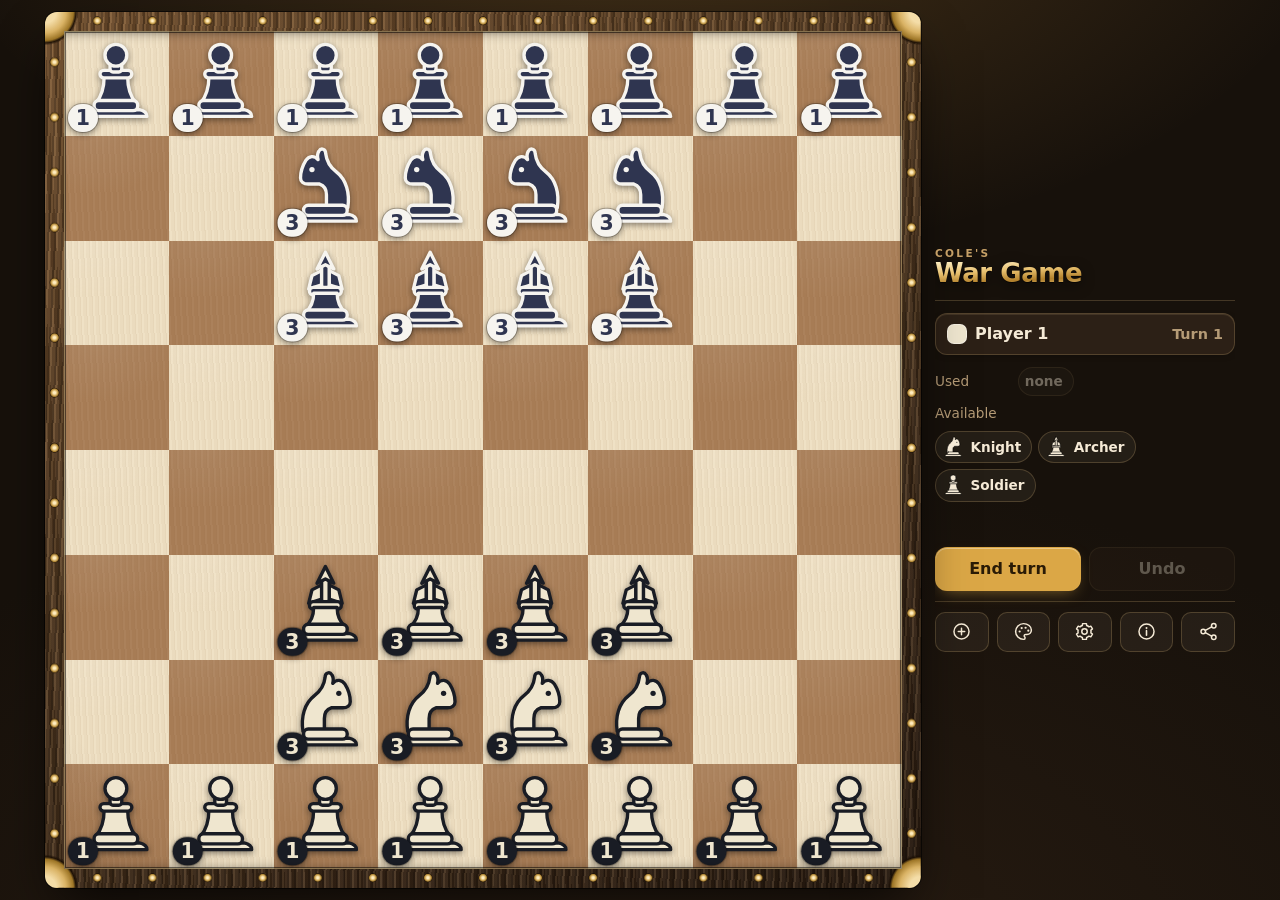
<file: src/index.html>
<!DOCTYPE html>
<html lang="en" dir="ltr">
<head>
<meta charset="utf-8">
<meta name="viewport" content="width=device-width, initial-scale=1, viewport-fit=cover, user-scalable=no">
<meta name="apple-mobile-web-app-capable" content="yes">
<meta name="apple-mobile-web-app-status-bar-style" content="black-translucent">
<meta name="apple-mobile-web-app-title" content="War Game">
<meta name="mobile-web-app-capable" content="yes">
<meta name="application-name" content="War Game">
<meta name="format-detection" content="telephone=no">
<meta name="color-scheme" content="dark">
<meta name="theme-color" content="#141821">
<title>Cole's War Game</title>
<link rel="manifest" href="manifest.webmanifest">
<link rel="apple-touch-icon" href="icons/apple-touch-icon.png">
<link rel="icon" href="icons/icon-192.png">
<link rel="stylesheet" href="style.css">
</head>
<body>

<div id="app">

  <!-- ====================================== the board and its panel -->
  <div class="stage">
    <div class="board-wrap">
      <div id="board" class="board">
        <div id="squares" class="squares"></div>
        <div id="pieces" class="layer pieces"></div>
        <div id="marks" class="layer marks"></div>
        <div id="fx" class="layer fx"></div>
        <div id="ribbon" class="ribbon" aria-hidden="true"><span></span></div>
      </div>
    </div>

    <aside id="panel" class="panel">
      <div class="panel-top">
        <!-- the wordmark: the two lines come from i18n in display order,
             and ui.js says which of them is the title and which the credit -->
        <h1 class="wordmark wordmark--panel" id="wm-panel">
          <span class="wm-line"></span>
          <span class="wm-line"></span>
        </h1>
        <div class="turn-line">
          <span id="turn-swatch" class="swatch"></span>
          <span id="turn-name" class="turn-name"></span>
          <span id="turn-number" class="turn-number"></span>
        </div>
        <div class="combo">
          <div class="combo-row">
            <span class="combo-label" data-i18n="panel.used"></span>
            <span id="combo-used" class="chips"></span>
          </div>
          <div class="combo-row">
            <span class="combo-label" data-i18n="panel.available"></span>
            <span id="combo-avail" class="chips"></span>
          </div>
        </div>
        <p id="panel-msg" class="panel-msg" aria-live="polite"></p>
      </div>

      <div class="panel-bottom">
        <div class="panel-actions">
          <button type="button" id="btn-heal" class="btn btn--heal" data-i18n="action.heal" hidden></button>
          <button type="button" id="btn-endturn" class="btn btn--primary" data-i18n="game.endTurn"></button>
          <button type="button" id="btn-undo" class="btn" data-i18n="game.undo"></button>
        </div>

        <!-- the five icons: everything that is not a move on the board -->
        <nav class="iconbar">
          <button type="button" id="btn-newgame" class="iconbtn iconbtn--bar" data-i18n-title="game.newGame">
            <svg viewBox="0 0 24 24" aria-hidden="true" focusable="false">
              <circle cx="12" cy="12" r="8.6" fill="none" stroke="currentColor" stroke-width="1.7"/>
              <path d="M12 8.3 V15.7 M8.3 12 H15.7" fill="none" stroke="currentColor"
                    stroke-width="1.7" stroke-linecap="round"/>
            </svg>
          </button>
          <button type="button" id="btn-appearance" class="iconbtn iconbtn--bar" data-i18n-title="game.appearance">
            <svg viewBox="0 0 24 24" aria-hidden="true" focusable="false">
              <path d="M12 3a9 9 0 1 0 0 18c1.1 0 1.8-.8 1.8-1.7 0-.5-.2-.9-.5-1.2-.3-.3-.5-.7-.5-1.1 0-.9.8-1.7 1.7-1.7H16c2.8 0 5-2.2 5-5 0-4-4-7.3-9-7.3z"
                    fill="none" stroke="currentColor" stroke-width="1.7" stroke-linejoin="round"/>
              <circle cx="7.6" cy="12" r="1.25" fill="currentColor"/>
              <circle cx="9.9" cy="8.1" r="1.25" fill="currentColor"/>
              <circle cx="14.4" cy="7.7" r="1.25" fill="currentColor"/>
              <circle cx="17.5" cy="11" r="1.25" fill="currentColor"/>
            </svg>
          </button>
          <button type="button" id="btn-settings" class="iconbtn iconbtn--bar" data-i18n-title="settings.title">
            <svg viewBox="0 0 24 24" aria-hidden="true" focusable="false">
              <circle cx="12" cy="12" r="3.1" fill="none" stroke="currentColor" stroke-width="1.7"/>
              <path d="M19.3 13.5a7.7 7.7 0 0 0 0-3l1.8-1.4-1.9-3.2-2.1.8a7.7 7.7 0 0 0-2.6-1.5L14.2 3H9.8l-.3 2.2a7.7 7.7 0 0 0-2.6 1.5l-2.1-.8-1.9 3.2 1.8 1.4a7.7 7.7 0 0 0 0 3l-1.8 1.4 1.9 3.2 2.1-.8a7.7 7.7 0 0 0 2.6 1.5l.3 2.2h4.4l.3-2.2a7.7 7.7 0 0 0 2.6-1.5l2.1.8 1.9-3.2z"
                    fill="none" stroke="currentColor" stroke-width="1.7" stroke-linejoin="round"/>
            </svg>
          </button>
          <button type="button" id="btn-rules" class="iconbtn iconbtn--bar" data-i18n-title="rules.title">
            <svg viewBox="0 0 24 24" aria-hidden="true" focusable="false">
              <circle cx="12" cy="12" r="8.6" fill="none" stroke="currentColor" stroke-width="1.7"/>
              <path d="M12 11 V16.3" fill="none" stroke="currentColor"
                    stroke-width="1.8" stroke-linecap="round"/>
              <circle cx="12" cy="7.9" r="1.15" fill="currentColor"/>
            </svg>
          </button>
          <button type="button" id="btn-share" class="iconbtn iconbtn--bar" data-i18n-title="game.share">
            <svg viewBox="0 0 24 24" aria-hidden="true" focusable="false">
              <circle cx="18" cy="5.5" r="2.6" fill="none" stroke="currentColor" stroke-width="1.7"/>
              <circle cx="6" cy="12" r="2.6" fill="none" stroke="currentColor" stroke-width="1.7"/>
              <circle cx="18" cy="18.5" r="2.6" fill="none" stroke="currentColor" stroke-width="1.7"/>
              <path d="M8.4 10.8 15.6 6.8 M8.4 13.2 15.6 17.2" fill="none"
                    stroke="currentColor" stroke-width="1.7" stroke-linecap="round"/>
            </svg>
          </button>
        </nav>
      </div>
    </aside>
  </div>

  <!-- ================================================ the appearance -->
  <div id="ov-appearance" class="overlay overlay--drawer" hidden>
    <section class="drawer" role="dialog" aria-modal="true">
      <header class="sheet-head">
        <h2 data-i18n="game.appearance"></h2>
        <button type="button" class="iconbtn btn-close" data-close="appearance" data-i18n-title="common.close">
          <svg viewBox="0 0 24 24" aria-hidden="true" focusable="false">
            <path d="M6 6 18 18 M18 6 6 18" fill="none" stroke="currentColor"
                  stroke-width="2" stroke-linecap="round"/>
          </svg>
        </button>
      </header>

      <div class="drawer-body" id="appearance-body">
        <section class="group">
          <h4 data-i18n="settings.theme"></h4>
          <div class="themes" id="themes"></div>
        </section>

        <section class="group">
          <h4 data-i18n="settings.colors"></h4>
          <div class="fields">
            <label class="field">
              <span data-i18n="settings.p0"></span>
              <input type="color" id="set-p0">
            </label>
            <label class="field">
              <span data-i18n="settings.p1"></span>
              <input type="color" id="set-p1">
            </label>
            <label class="field">
              <span data-i18n="settings.sqLight"></span>
              <input type="color" id="set-light">
            </label>
            <label class="field">
              <span data-i18n="settings.sqDark"></span>
              <input type="color" id="set-dark">
            </label>
          </div>
        </section>

        <section class="group">
          <h4 data-i18n="settings.presets"></h4>
          <div class="presets" id="presets"></div>
        </section>

        <section class="group">
          <label class="switch">
            <input type="checkbox" id="set-random">
            <span data-i18n="settings.randomBoard"></span>
          </label>
          <button type="button" id="btn-reshuffle" class="btn btn--small" data-i18n="settings.reshuffle"></button>
          <label class="switch">
            <input type="checkbox" id="set-coords">
            <span data-i18n="settings.coordinates"></span>
          </label>
        </section>
      </div>
    </section>
  </div>

  <!-- =================================================== the settings -->
  <div id="ov-settings" class="overlay overlay--drawer" hidden>
    <section class="drawer" role="dialog" aria-modal="true">
      <header class="sheet-head">
        <h2 data-i18n="settings.title"></h2>
        <button type="button" class="iconbtn btn-close" data-close="settings" data-i18n-title="common.close">
          <svg viewBox="0 0 24 24" aria-hidden="true" focusable="false">
            <path d="M6 6 18 18 M18 6 6 18" fill="none" stroke="currentColor"
                  stroke-width="2" stroke-linecap="round"/>
          </svg>
        </button>
      </header>

      <div class="drawer-body" id="settings-body">
        <section class="group">
          <h4 data-i18n="settings.language"></h4>
          <div class="lang-switch" id="lang-switch"></div>
        </section>

        <section class="group">
          <label class="switch">
            <input type="checkbox" id="set-diagmoves">
            <span data-i18n="settings.diagonalMoves"></span>
          </label>
          <p class="note" data-i18n="settings.rulesNote"></p>
          <label class="switch">
            <input type="checkbox" id="set-anim">
            <span data-i18n="settings.animations"></span>
          </label>
        </section>

        <p class="note note--build" id="build-stamp"></p>
      </div>
    </section>
  </div>

  <!-- ====================================================== the rules -->
  <div id="ov-rules" class="overlay overlay--sheet" hidden>
    <section class="sheet" role="dialog" aria-modal="true">
      <header class="sheet-head">
        <h2 data-i18n="rules.title"></h2>
        <button type="button" class="iconbtn btn-close" data-close="rules" data-i18n-title="common.close">
          <svg viewBox="0 0 24 24" aria-hidden="true" focusable="false">
            <path d="M6 6 18 18 M18 6 6 18" fill="none" stroke="currentColor"
                  stroke-width="2" stroke-linecap="round"/>
          </svg>
        </button>
      </header>
      <div class="doc-body">
        <div class="wordmark wordmark--card" id="wm-rules" aria-hidden="true">
          <span class="wm-line"></span>
          <span class="wm-line"></span>
        </div>
        <div id="rules-body"></div>
      </div>
    </section>
  </div>

  <!-- ====================================================== the share -->
  <div id="ov-share" class="overlay overlay--sheet" hidden>
    <section class="sheet" role="dialog" aria-modal="true">
      <header class="sheet-head">
        <h2 data-i18n="game.share"></h2>
        <button type="button" class="iconbtn btn-close" data-close="share" data-i18n-title="common.close">
          <svg viewBox="0 0 24 24" aria-hidden="true" focusable="false">
            <path d="M6 6 18 18 M18 6 6 18" fill="none" stroke="currentColor"
                  stroke-width="2" stroke-linecap="round"/>
          </svg>
        </button>
      </header>

      <div class="doc-body" id="share-body">
        <section class="group">
          <h4 data-i18n="share.invite"></h4>
          <pre id="invite-text" class="code code--text"></pre>
          <button type="button" id="btn-invite" class="btn btn--small"></button>
        </section>

        <section class="group" id="share-game" hidden>
          <h4 data-i18n="share.shareGame"></h4>
          <pre id="share-game-text" class="code code--text code--short"></pre>
          <button type="button" id="btn-share-game" class="btn btn--small"></button>
        </section>

        <section class="group">
          <h4 data-i18n="share.code"></h4>
          <textarea id="export-code" class="code" rows="2" readonly dir="ltr" spellcheck="false"></textarea>
          <button type="button" id="btn-copy-code" class="btn btn--small" data-i18n="share.copy"></button>
        </section>

        <section class="group">
          <h4 data-i18n="share.load"></h4>
          <textarea id="import-code" class="code" rows="2" dir="ltr" spellcheck="false"
                    autocapitalize="off" autocomplete="off" autocorrect="off"></textarea>
          <button type="button" id="btn-load-code" class="btn btn--small" data-i18n="share.loadBtn"></button>
        </section>
      </div>

      <p id="share-msg" class="note note--live sheet-foot" aria-live="polite"></p>
    </section>
  </div>

  <!-- ============================================ the new game sheet -->
  <div id="ov-newgame" class="overlay" hidden>
    <div class="dialog dialog--ask" role="dialog" aria-modal="true" aria-labelledby="ng-title">
      <h2 id="ng-title" data-i18n="game.newGame"></h2>
      <!-- the two controls are drawn by ui.js, so they follow the language -->
      <div class="seg" id="seg-opponent" role="group"></div>
      <div class="seg" id="seg-level" role="group" hidden></div>
      <p id="ng-warn" data-i18n="game.confirmNew" hidden></p>
      <div class="row row--center">
        <button type="button" id="btn-new-yes" class="btn btn--primary" data-i18n="game.start"></button>
        <button type="button" id="btn-new-no" class="btn" data-i18n="common.back"></button>
      </div>
    </div>
  </div>

  <!-- ====================================================== the merge -->
  <div id="ov-merge" class="overlay" hidden>
    <div class="dialog" role="dialog" aria-modal="true">
      <h2 data-i18n="merge.title"></h2>
      <div id="merge-piece" class="merge-piece"></div>
      <p data-i18n="merge.text"></p>
      <div id="merge-choices" class="merge-choices"></div>
      <button type="button" id="btn-merge-skip" class="btn btn--wide" data-i18n="merge.keep"></button>
    </div>
  </div>

  <!-- ================================================== the game over -->
  <div id="ov-over" class="overlay" hidden>
    <div class="dialog dialog--over" role="dialog" aria-modal="true">
      <div id="over-swatch" class="swatch swatch--big"></div>
      <h2 id="over-title"></h2>
      <button type="button" id="btn-again" class="btn btn--primary btn--wide" data-i18n="over.playAgain"></button>
    </div>
  </div>

</div>

<script src="i18n.js"></script>
<script src="themes.js"></script>
<script src="icons.js"></script>
<script src="engine.js"></script>
<script src="ai.js"></script>
<script src="ui.js"></script>
</body>
</html>
</file>
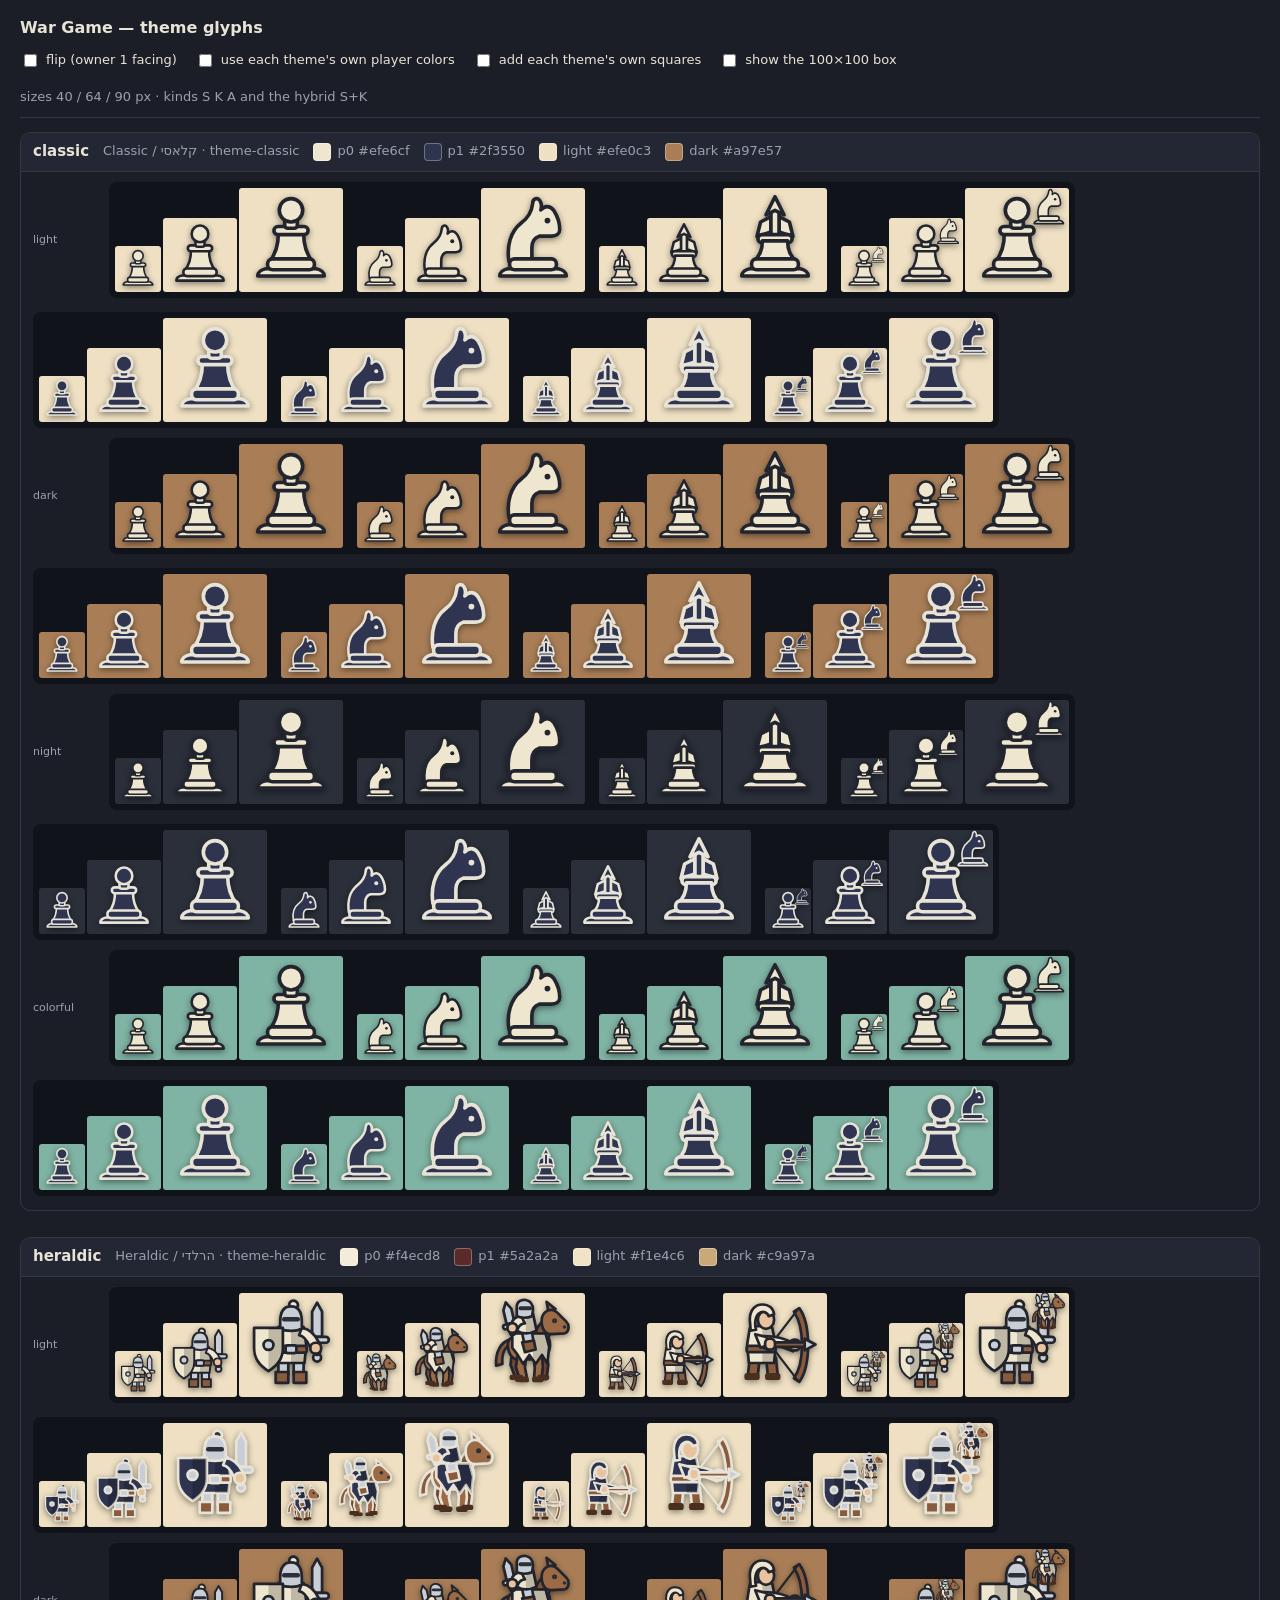
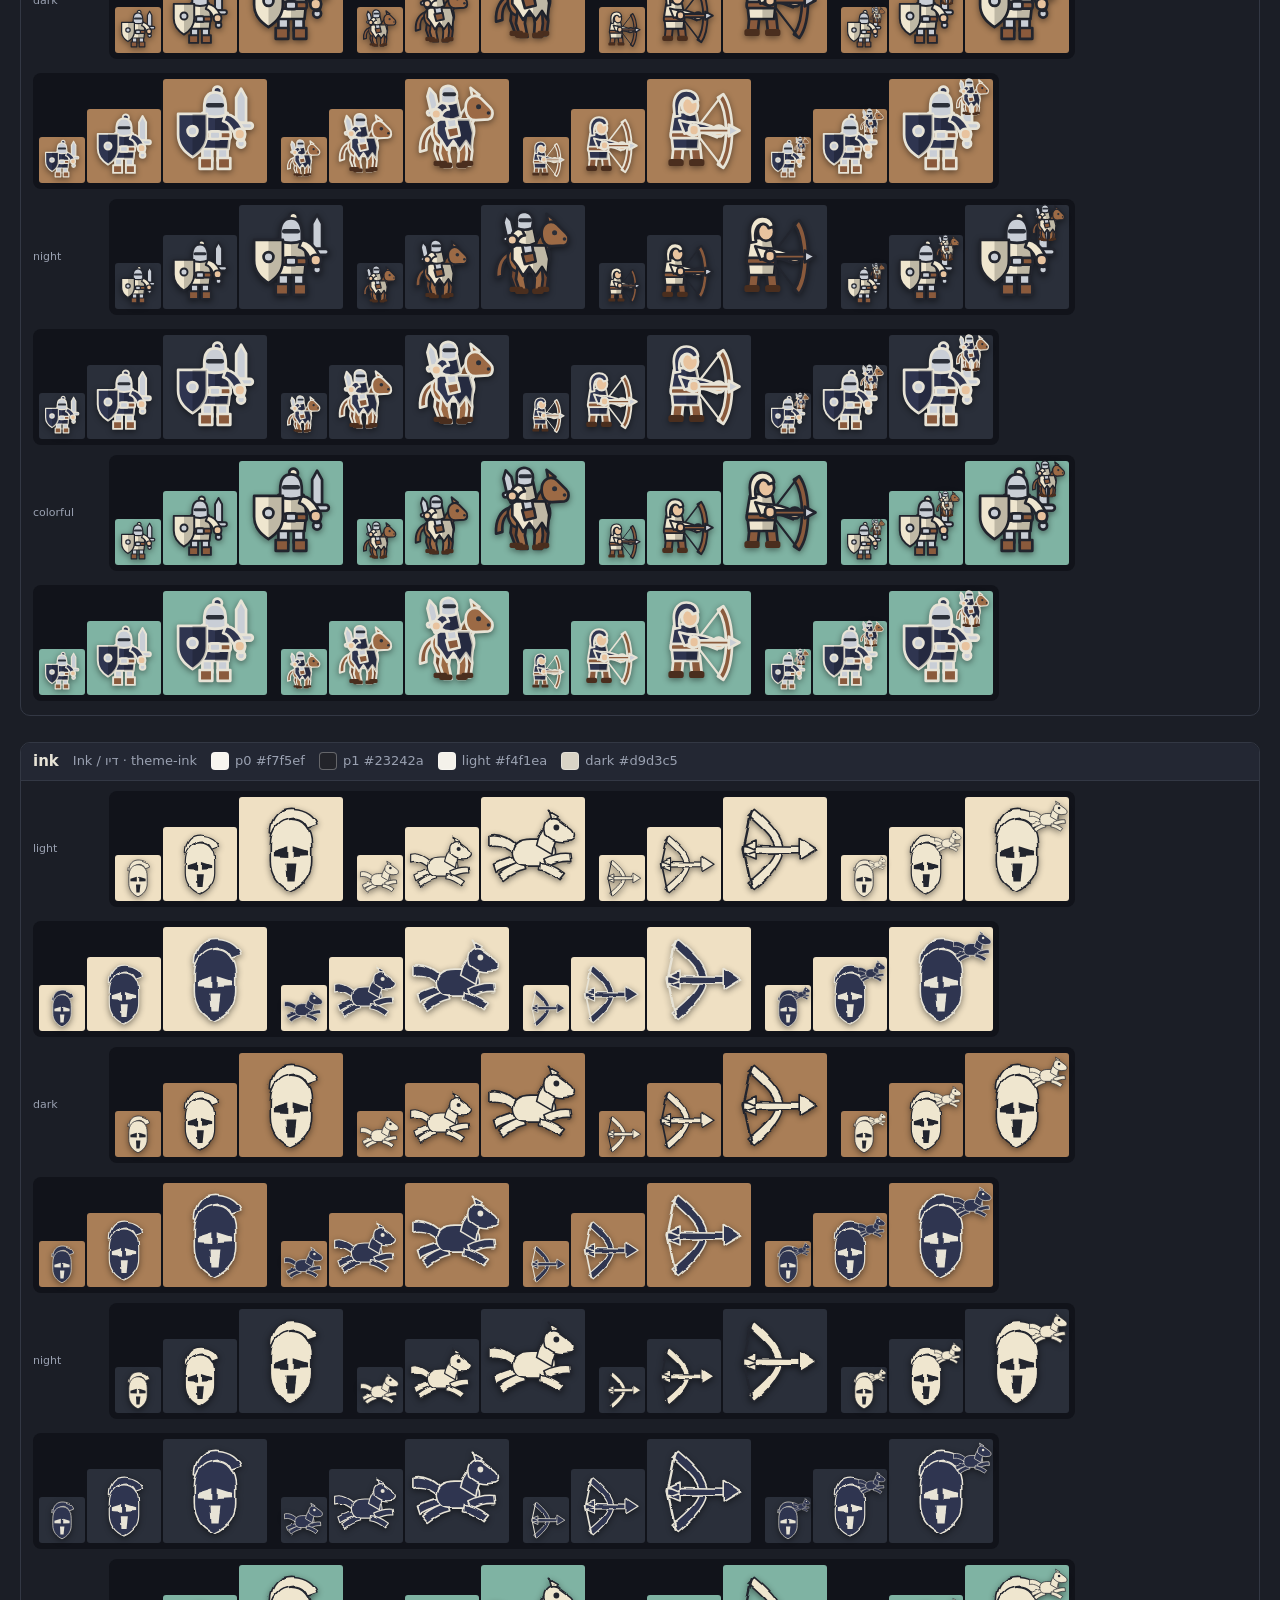
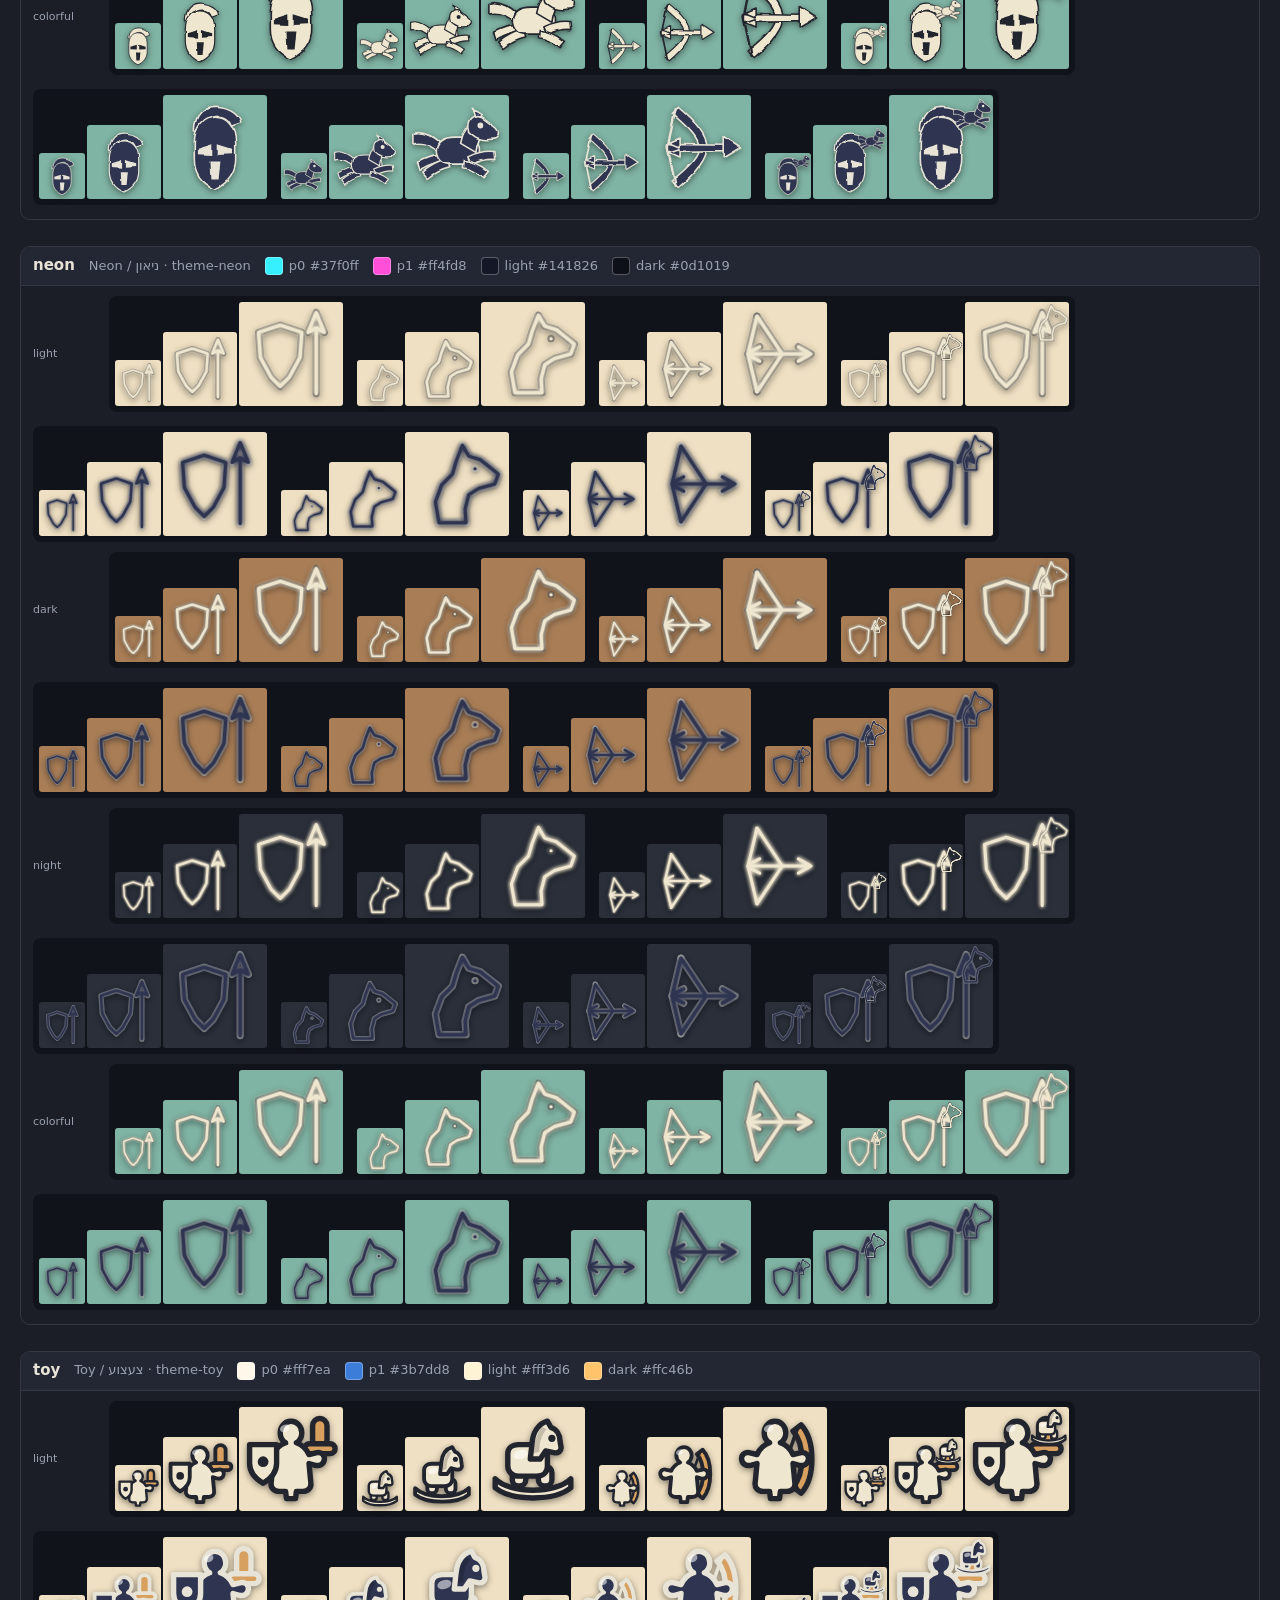
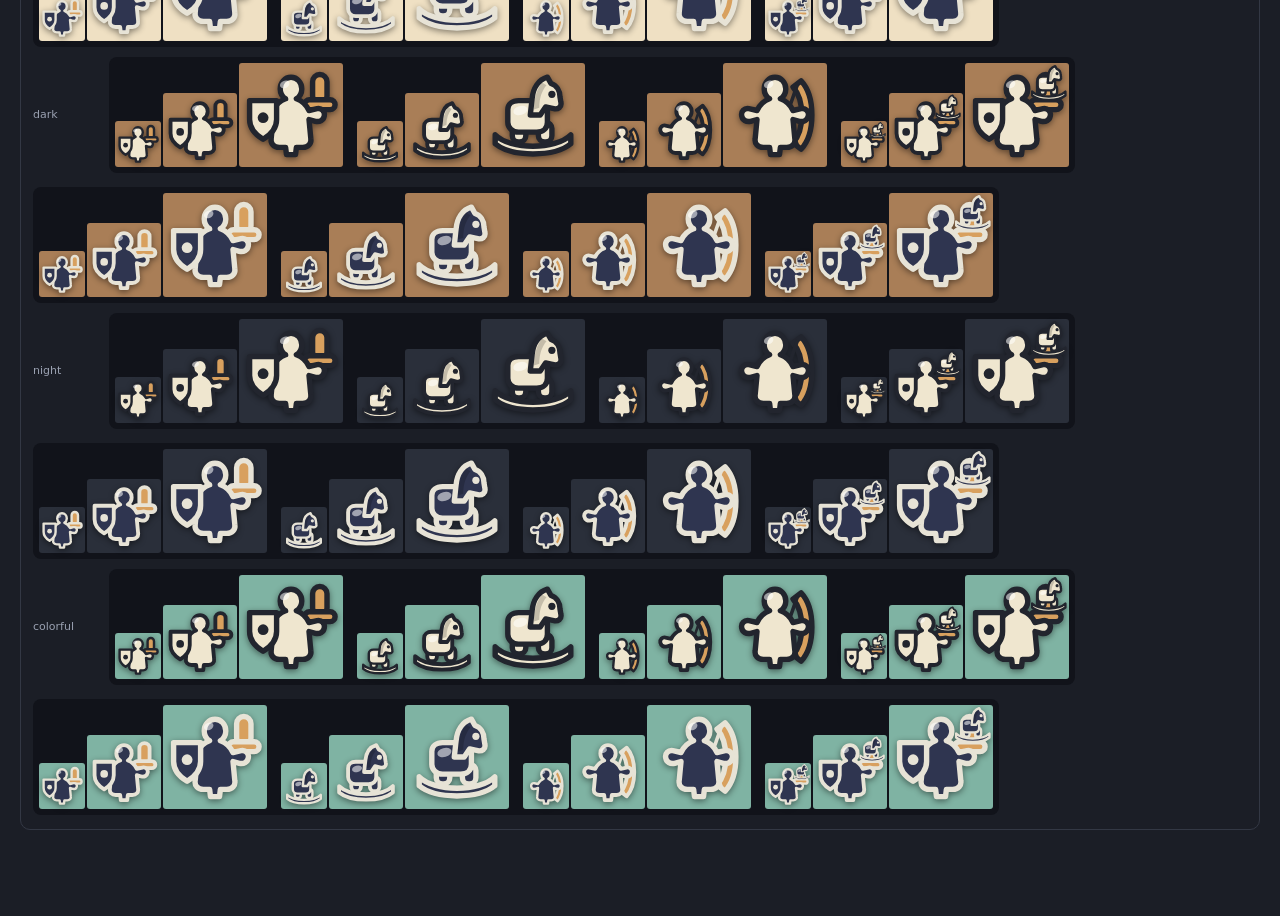
<file: dev/themes.html>
<!doctype html>
<html lang="en">
<head>
<meta charset="utf-8">
<meta name="viewport" content="width=device-width, initial-scale=1">
<title>War Game - theme glyphs</title>
<style>
  :root {
    --p0: #efe6cf; --p0-outline: #22252e;
    --p1: #2f3550; --p1-outline: #e7e3d6;
    --bg: #1b1e26; --fg: #e7e3d6;
  }
  * { box-sizing: border-box; }
  body {
    margin: 0; padding: 16px 20px 60px;
    background: var(--bg); color: var(--fg);
    font: 13px/1.45 system-ui, -apple-system, Segoe UI, sans-serif;
  }
  h1 { font-size: 16px; margin: 0 0 4px; }
  h2 { font-size: 15px; margin: 0; }
  .bar {
    position: sticky; top: 0; z-index: 5;
    background: var(--bg); padding: 8px 0 10px;
    border-bottom: 1px solid #333844; margin-bottom: 14px;
    display: flex; gap: 18px; align-items: center; flex-wrap: wrap;
  }
  label { display: inline-flex; gap: 6px; align-items: center; cursor: pointer; }
  .theme { margin: 0 0 26px; border: 1px solid #333844; border-radius: 10px; overflow: hidden; }
  .theme > header {
    display: flex; gap: 14px; align-items: center; flex-wrap: wrap;
    padding: 8px 12px; background: #232733; border-bottom: 1px solid #333844;
  }
  .muted { color: #9aa1b1; }
  .sw { display: inline-flex; gap: 6px; align-items: center; }
  .sw i {
    inline-size: 18px; block-size: 18px; border-radius: 4px;
    border: 1px solid rgba(255,255,255,0.3); display: block;
  }
  .rows { padding: 10px 12px 14px; display: flex; flex-direction: column; gap: 10px; }
  .row { display: flex; gap: 14px; align-items: center; flex-wrap: wrap; }
  .rowlab { inline-size: 62px; font-size: 11px; color: #9aa1b1; }
  .owner { display: flex; gap: 4px; align-items: flex-end;
           padding: 6px; border-radius: 8px; background: #11131a; }
  .grp { display: flex; gap: 2px; align-items: flex-end; }
  .grp + .grp { margin-inline-start: 10px; }
  .sq { display: grid; place-items: center; border-radius: 3px; }

  /* the piece box, copied from style.css so the harness shows what the board shows */
  .piece { position: relative; display: block;
           filter: drop-shadow(0 2px 3px rgba(0,0,0,0.45)); }
  .glyph { display: block; inline-size: 100%; block-size: 100%; overflow: visible; }
  .piece > .glyph { position: absolute; inset: 0; }
  .piece-sub { position: absolute; top: -7%; right: -7%;
               inline-size: 44%; block-size: 44%; }
  .kinds { font-size: 11px; color: #9aa1b1; margin-inline-start: 4px; }
</style>
</head>
<body>
<h1>War Game &mdash; theme glyphs</h1>
<div class="bar">
  <label><input type="checkbox" id="flip"> flip (owner 1 facing)</label>
  <label><input type="checkbox" id="own"> use each theme's own player colors</label>
  <label><input type="checkbox" id="pal"> add each theme's own squares</label>
  <label><input type="checkbox" id="box"> show the 100&times;100 box</label>
  <span class="muted">sizes 40 / 64 / 90 px &middot; kinds S K A and the hybrid S+K</span>
</div>
<div id="out"></div>

<script src="../src/themes.js"></script>
<script>
(function () {
  'use strict';
  var T = window.WarGame.Themes;
  var SIZES = [40, 64, 90];
  var SQUARES = [
    ['light', '#efe0c3'], ['dark', '#a97e57'],
    ['night', '#2a2f3a'], ['colorful', '#7fb3a3']
  ];
  var OWNERS = [
    ['#efe6cf', '#22252e'],
    ['#2f3550', '#e7e3d6']
  ];

  function lum(hex) {
    var h = hex.replace('#', '');
    if (h.length === 3) h = h[0]+h[0]+h[1]+h[1]+h[2]+h[2];
    var n = parseInt(h, 16);
    var r = (n >> 16 & 255) / 255, g = (n >> 8 & 255) / 255, b = (n & 255) / 255;
    function f(c) { return c <= 0.04045 ? c / 12.92 : Math.pow((c + 0.055) / 1.055, 2.4); }
    return 0.2126 * f(r) + 0.7152 * f(g) + 0.0722 * f(b);
  }
  function outlineFor(hex) { return lum(hex) > 0.36 ? '#22252e' : '#e7e3d6'; }

  function piece(theme, kinds, size, owner, flip, box) {
    var el = document.createElement('span');
    el.className = 'piece';
    el.style.inlineSize = size + 'px';
    el.style.blockSize = size + 'px';
    el.style.color = owner[0];
    el.style.setProperty('--piece-outline', owner[1]);
    if (box) el.style.outline = '1px solid rgba(255,0,0,0.35)';
    var html = theme.glyph(kinds[0], { flip: flip, cls: 'glyph--main' });
    if (kinds.length > 1) {
      html += '<span class="piece-sub">' +
        theme.glyph(kinds[1], { flip: flip, cls: 'glyph--sub' }) + '</span>';
    }
    el.innerHTML = html;
    return el;
  }

  function cell(theme, kinds, size, owner, bg, flip, box) {
    var sq = document.createElement('div');
    sq.className = 'sq';
    sq.style.background = bg;
    var pad = Math.round(size * 1.16);
    sq.style.inlineSize = pad + 'px';
    sq.style.blockSize = pad + 'px';
    sq.appendChild(piece(theme, kinds, size, owner, flip, box));
    return sq;
  }

  function render() {
    var flip = document.getElementById('flip').checked;
    var own = document.getElementById('own').checked;
    var pal = document.getElementById('pal').checked;
    var box = document.getElementById('box').checked;
    var out = document.getElementById('out');
    out.textContent = '';

    T.list.forEach(function (id) {
      var th = T.get(id);
      var sec = document.createElement('section');
      sec.className = 'theme';

      var head = document.createElement('header');
      var h = document.createElement('h2');
      h.textContent = th.id;
      head.appendChild(h);
      var nm = document.createElement('span');
      nm.className = 'muted';
      nm.textContent = th.name.en + ' / ' + th.name.he + '  ·  ' + th.boardClass;
      head.appendChild(nm);
      ['p0', 'p1', 'light', 'dark'].forEach(function (k) {
        var s = document.createElement('span');
        s.className = 'sw';
        s.innerHTML = '<i style="background:' + th.palette[k] + '"></i>' +
          '<span class="muted">' + k + ' ' + th.palette[k] + '</span>';
        head.appendChild(s);
      });
      sec.appendChild(head);

      var owners = own
        ? [[th.palette.p0, outlineFor(th.palette.p0)],
           [th.palette.p1, outlineFor(th.palette.p1)]]
        : OWNERS;
      var squares = SQUARES.slice();
      if (pal) {
        squares.push(['own light', th.palette.light]);
        squares.push(['own dark', th.palette.dark]);
      }

      var rows = document.createElement('div');
      rows.className = 'rows';
      squares.forEach(function (sq) {
        var row = document.createElement('div');
        row.className = 'row';
        var lab = document.createElement('div');
        lab.className = 'rowlab';
        lab.textContent = sq[0];
        row.appendChild(lab);
        owners.forEach(function (ow) {
          var ob = document.createElement('div');
          ob.className = 'owner';
          [['S'], ['K'], ['A'], ['S', 'K']].forEach(function (kinds) {
            var g = document.createElement('div');
            g.className = 'grp';
            SIZES.forEach(function (size) {
              g.appendChild(cell(th, kinds, size, ow, sq[1], flip, box));
            });
            ob.appendChild(g);
          });
          row.appendChild(ob);
        });
        rows.appendChild(row);
      });
      sec.appendChild(rows);
      out.appendChild(sec);
    });
  }

  ['flip', 'own', 'pal', 'box'].forEach(function (id) {
    document.getElementById(id).addEventListener('change', render);
  });
  render();
})();
</script>
</body>
</html>
</file>
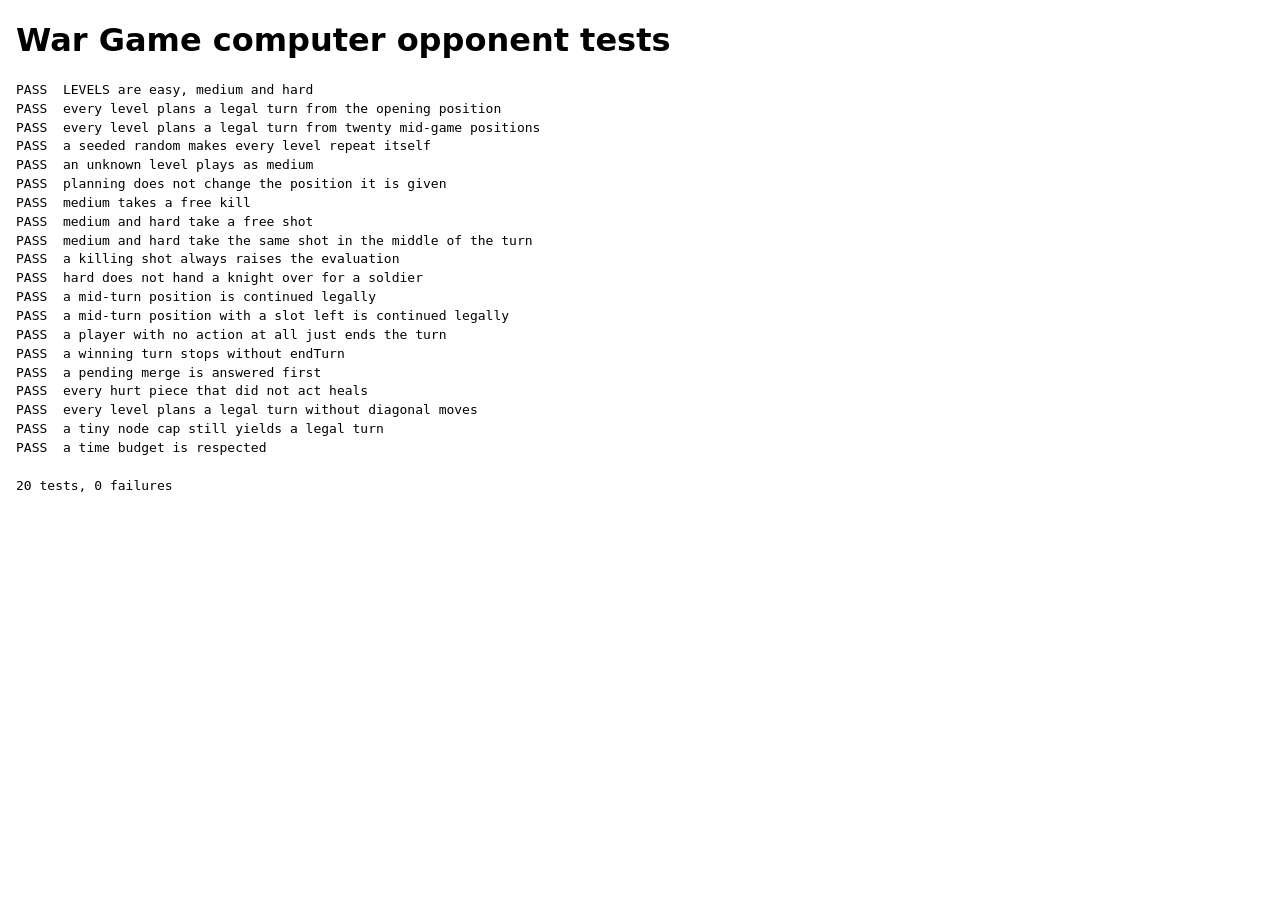
<file: tests/ai.test.html>
<!DOCTYPE html>
<html lang="en">
<head>
<meta charset="utf-8">
<title>running</title>
<style>
  body { font-family: system-ui, sans-serif; margin: 1rem; }
  pre { font-size: 13px; line-height: 1.45; white-space: pre-wrap; }
</style>
</head>
<body>
<h1>War Game computer opponent tests</h1>
<pre id="out"></pre>

<script src="../src/engine.js"></script>
<script src="../src/ai.js"></script>
<script>
(function () {
  'use strict';
  var E = window.WarGame.Engine;
  var AI = window.WarGame.AI;
  var lines = [], failures = 0, count = 0;

  /* ---------- tiny harness ---------- */

  function test(name, fn) {
    count += 1;
    try {
      fn();
      lines.push('PASS  ' + name);
    } catch (e) {
      failures += 1;
      lines.push('FAIL  ' + name + ': ' + (e && e.message ? e.message : e));
    }
  }

  function assert(cond, msg) {
    if (!cond) throw new Error(msg || 'expected true');
  }

  function assertEqual(actual, expected, msg) {
    if (actual !== expected) {
      throw new Error((msg ? msg + ': ' : '') + 'got ' + actual + ', expected ' + expected);
    }
  }

  /* ---------- building positions (as in engine.test.html) ---------- */

  function position(specs, opts) {
    opts = opts || {};
    var st = {
      rules: { diagonalMoves: true },
      pieces: {},
      turn: {
        player: opts.player === undefined ? 0 : opts.player,
        number: opts.number === undefined ? 1 : opts.number,
        used: opts.used ? JSON.parse(JSON.stringify(opts.used)) : []
      },
      pendingMerge: opts.pendingMerge === undefined ? null : opts.pendingMerge,
      winner: opts.winner === undefined ? null : opts.winner,
      firstPlayer: 0
    };
    if (opts.rules) Object.keys(opts.rules).forEach(function (k) { st.rules[k] = opts.rules[k]; });
    specs.forEach(function (sp, i) {
      var kinds = sp.kinds || [sp.kind];
      var baseHp = 0;
      kinds.forEach(function (k) { baseHp += E.KINDS[k].hp; });
      var id = sp.id || ('p' + sp.owner + '-' + i);
      st.pieces[id] = {
        id: id, owner: sp.owner, kinds: kinds.slice(),
        hp: sp.hp === undefined ? baseHp : sp.hp,
        maxHp: sp.maxHp === undefined ? baseHp : sp.maxHp,
        row: sp.row, col: sp.col
      };
    });
    return st;
  }

  // mulberry32, so that every run of this page plans the same turns
  function rngFrom(seed) {
    var a = seed >>> 0;
    return function () {
      a = (a + 0x6D2B79F5) | 0;
      var t = Math.imul(a ^ (a >>> 15), 1 | a);
      t = (t + Math.imul(t ^ (t >>> 7), 61 | t)) ^ t;
      return ((t ^ (t >>> 14)) >>> 0) / 4294967296;
    };
  }

  function opts(seed, nodes) {
    return { random: rngFrom(seed === undefined ? 7 : seed), maxNodes: nodes === undefined ? 4000 : nodes };
  }

  function types(plan) {
    return plan.map(function (a) { return a.type; }).join(',');
  }

  /* Applies a whole plan. Engine.apply throws on an illegal action, so this
     returning at all is the proof that the plan was legal in order. */
  function run(state, plan, name) {
    var s = state, i;
    for (i = 0; i < plan.length; i++) {
      if (plan[i].type === 'heal') {
        var p = s.pieces[plan[i].piece];
        assert(p && p.hp < p.maxHp, (name || '') + ' healed a piece at full health');
      }
      assert(i === 0 || plan[i - 1].type !== 'endTurn', (name || '') + ' acts after endTurn');
      s = E.apply(s, plan[i]).state;
    }
    return s;
  }

  // Every level plans a legal turn that ends the turn, unless it wins first.
  function checkTurn(state, level, o, name) {
    var plan = AI.planTurn(state, level, o || opts());
    assert(plan.length > 0, (name || level) + ' planned nothing');
    var s = run(state, plan, name || level);
    if (s.winner === null) {
      assertEqual(plan[plan.length - 1].type, 'endTurn', (name || level) + ' did not end the turn');
    } else {
      assert(plan[plan.length - 1].type !== 'endTurn', (name || level) + ' ended a won turn');
    }
    return { plan: plan, state: s };
  }

  /* A batch of mid-game positions: easy playing itself, cut at a random action,
     so some of them sit in the middle of a turn and some on a pending merge. */
  function sampleStates(n) {
    var rnd = rngFrom(99), out = [], s = E.newGame({ diagonalMoves: true }, 0), guard = 0;
    while (out.length < n && guard++ < 400) {
      if (s.winner !== null) s = E.newGame({ diagonalMoves: true }, 0);
      var plan = AI.planTurn(s, 'easy', { random: rnd });
      var cut = 1 + Math.floor(rnd() * plan.length), i;
      for (i = 0; i < cut; i++) s = E.apply(s, plan[i]).state;
      if (s.winner === null) out.push(s);
      for (i = cut; i < plan.length && s.winner === null; i++) s = E.apply(s, plan[i]).state;
    }
    return out;
  }

  /* ---------- the contract ---------- */

  test('LEVELS are easy, medium and hard', function () {
    assertEqual(AI.LEVELS.join(','), 'easy,medium,hard');
  });

  test('every level plans a legal turn from the opening position', function () {
    var start = E.newGame({ diagonalMoves: true }, 0);
    AI.LEVELS.forEach(function (level) {
      var r = checkTurn(start, level);
      assertEqual(r.plan[r.plan.length - 1].type, 'endTurn', level);
      assert(r.state.turn.player === 1, level + ' left the turn with player 0');
    });
  });

  test('every level plans a legal turn from twenty mid-game positions', function () {
    var states = sampleStates(20);
    assertEqual(states.length, 20, 'sampled positions');
    states.forEach(function (st, i) {
      AI.LEVELS.forEach(function (level) {
        checkTurn(st, level, opts(i + 1), level + ' on position ' + i);
      });
    });
  });

  test('a seeded random makes every level repeat itself', function () {
    var states = [E.newGame({ diagonalMoves: true }, 1)].concat(sampleStates(3));
    states.forEach(function (st, i) {
      AI.LEVELS.forEach(function (level) {
        var a = AI.planTurn(st, level, opts(5));
        var b = AI.planTurn(st, level, opts(5));
        assertEqual(JSON.stringify(a), JSON.stringify(b), level + ' on position ' + i);
      });
    });
  });

  test('an unknown level plays as medium', function () {
    var st = sampleStates(1)[0];
    var a = AI.planTurn(st, 'grandmaster', opts(3));
    var b = AI.planTurn(st, 'medium', opts(3));
    assertEqual(JSON.stringify(a), JSON.stringify(b));
  });

  test('planning does not change the position it is given', function () {
    var st = E.newGame({ diagonalMoves: true }, 0);
    var before = JSON.stringify(st);
    AI.LEVELS.forEach(function (level) { AI.planTurn(st, level, opts()); });
    assertEqual(JSON.stringify(st), before);
  });

  /* ---------- what the levels do ---------- */

  test('medium takes a free kill', function () {
    // the archer shoots two squares down the row; the soldier dies and nothing
    // can shoot back
    var st = position([
      { id: 'a', owner: 0, kind: 'A', row: 3, col: 3 },
      { id: 's', owner: 0, kind: 'S', row: 0, col: 0 },
      { id: 'e', owner: 1, kind: 'S', row: 3, col: 5 },
      { id: 'k', owner: 1, kind: 'K', row: 7, col: 7 }
    ]);
    var r = checkTurn(st, 'medium');
    assert(!r.state.pieces.e, 'the soldier survived: ' + types(r.plan));
    assert(r.state.pieces.a, 'the archer did not');
  });

  /* The position an outside tester found: the computer's archer can shoot the
     human soldier dead from where it stands, and the shot costs it nothing. An
     evaluation that pays for standing near the enemy, or for holding a threat,
     makes that kill look like a loss. */
  function freeShotPosition() {
    return position([
      { id: 'p1-12', owner: 1, kind: 'A', row: 3, col: 3 },
      { id: 'p0-0', owner: 0, kind: 'S', row: 3, col: 5 },
      { id: 'p0-8', owner: 0, kind: 'K', row: 7, col: 0 },
      { id: 'p1-8', owner: 1, kind: 'K', row: 0, col: 7 }
    ], { player: 1 });
  }

  test('medium and hard take a free shot', function () {
    var st = freeShotPosition();
    assert(E.legalActions(st, 'p1-12').some(function (a) {
      return a.type === 'fire' && a.target === 'p0-0';
    }), 'the shot should be legal to begin with');
    ['medium', 'hard'].forEach(function (level) {
      var r = checkTurn(st, level);
      assert(r.plan.some(function (a) { return a.type === 'fire' && a.target === 'p0-0'; }),
        level + ' did not fire: ' + types(r.plan));
      assert(!r.state.pieces['p0-0'], level + ' left the soldier alive');
    });
  });

  test('medium and hard take the same shot in the middle of the turn', function () {
    // the archer has taken its one step, so its kept shot is all that is left
    var st = freeShotPosition();
    st = E.apply(st, { type: 'move', piece: 'p1-12', to: { row: 3, col: 4 } }).state;
    st = E.apply(st, { type: 'move', piece: 'p1-8', to: { row: 0, col: 5 } }).state;
    if (st.pendingMerge) st = E.apply(st, { type: 'merge', piece: st.pendingMerge, kind: 'K' }).state;
    assertEqual(E.canFireAgain(st, 'p1-12'), true, 'the kept shot should still be there');
    ['medium', 'hard'].forEach(function (level) {
      var r = checkTurn(st, level);
      assertEqual(types(r.plan), 'fire,endTurn', level + ': ' + types(r.plan));
      assert(!r.state.pieces['p0-0'], level + ' left the soldier alive');
    });
  });

  /* The rule behind those two: nothing the evaluation counts besides material
     may be worth as much as the smallest piece on the board, so taking a piece
     for nothing always reads as a gain. A shot costs the shooter nothing, which
     makes it the clean case to check. */
  test('a killing shot always raises the evaluation', function () {
    var checked = 0;
    sampleStates(80).forEach(function (st) {
      if (st.pendingMerge !== null) return;
      var mover = st.turn.player, before = AI.evaluate(st, mover);
      E.piecesOf(st, mover).forEach(function (p) {
        E.legalActions(st, p.id).forEach(function (a) {
          if (a.type !== 'fire') return;
          var shot = { type: 'fire', piece: p.id, target: a.target };
          var next = E.apply(st, shot).state;
          if (next.pieces[a.target]) return;           // the target lived: not a kill
          checked += 1;
          var after = AI.evaluate(next, mover);
          assert(after > before, 'killing ' + a.target + ' cost ' + (before - after).toFixed(3));
        });
      });
    });
    assert(checked >= 10, 'only ' + checked + ' killing shots to check');
  });

  test('hard does not hand a knight over for a soldier', function () {
    /* Taking the soldier on (4,6) puts the knight on that square at health 2,
       where the enemy knight on (7,6) reaches it and kills it. Standing still
       or walking away keeps it. */
    var st = position([
      { id: 'k0', owner: 0, kind: 'K', row: 4, col: 4 },
      { id: 's0', owner: 0, kind: 'S', row: 0, col: 0 },
      { id: 'e1', owner: 1, kind: 'S', row: 4, col: 6 },
      { id: 'k1', owner: 1, kind: 'K', row: 7, col: 6 }
    ]);
    var free = E.legalActions(st, 'k0').filter(function (a) { return a.type === 'attack'; });
    assertEqual(free.length, 1, 'the bait should be takeable');

    var r = checkTurn(st, 'hard');
    var k0 = r.state.pieces.k0;
    assert(k0, 'hard lost the knight inside its own turn');
    assert(!(k0.row === 4 && k0.col === 6), 'hard took the bait: ' + types(r.plan));
  });

  test('a mid-turn position is continued legally', function () {
    // a knight and a soldier have acted, so K+S is full and only heals are left
    var st = position([
      { id: 'x', owner: 0, kind: 'K', row: 0, col: 2 },
      { id: 'y', owner: 0, kind: 'S', row: 0, col: 3 },
      { id: 'h', owner: 0, kind: 'A', hp: 1, row: 0, col: 4 },
      { id: 'e', owner: 1, kind: 'S', row: 7, col: 7 }
    ], { used: [{ id: 'x', kind: 'K', fireLeft: false }, { id: 'y', kind: 'S', fireLeft: false }] });
    AI.LEVELS.forEach(function (level) {
      var r = checkTurn(st, level);
      assertEqual(types(r.plan), 'heal,endTurn', level);
      assertEqual(r.state.pieces.h.hp, 1.5, level);
    });
  });

  test('a mid-turn position with a slot left is continued legally', function () {
    var st = position([
      { id: 'x', owner: 0, kind: 'S', row: 2, col: 2 },
      { id: 'y', owner: 0, kind: 'S', row: 2, col: 3 },
      { id: 'z', owner: 0, kind: 'K', row: 2, col: 4 },
      { id: 'e', owner: 1, kind: 'S', row: 5, col: 3 },
      { id: 'f', owner: 1, kind: 'A', row: 6, col: 3 }
    ], { used: [{ id: 'x', kind: 'S', fireLeft: false }] });
    AI.LEVELS.forEach(function (level) {
      var r = checkTurn(st, level);
      // the soldier that has already acted takes no second action, and the
      // engine would throw on any kind that no longer fits the combination
      r.plan.forEach(function (a) {
        assert(a.piece !== 'x', level + ' used a spent piece twice');
      });
      assert(r.plan.length > 1, level + ' found nothing to do with a slot left');
    });
  });

  test('a player with no action at all just ends the turn', function () {
    var st = position([
      { id: 's', owner: 0, kind: 'S', row: 0, col: 0 },
      { id: 'e', owner: 1, kind: 'S', row: 7, col: 7 }
    ], { used: [{ id: 's', kind: 'S', fireLeft: false }] });
    assertEqual(E.hasAnyAction(st), false, 'the position should be stuck');
    AI.LEVELS.forEach(function (level) {
      var r = checkTurn(st, level);
      assertEqual(types(r.plan), 'endTurn', level);
    });
  });

  test('a winning turn stops without endTurn', function () {
    var st = position([
      { id: 'a', owner: 0, kind: 'A', row: 3, col: 3 },
      { id: 'e', owner: 1, kind: 'S', row: 3, col: 5 }
    ]);
    ['medium', 'hard'].forEach(function (level) {
      var r = checkTurn(st, level);
      assertEqual(r.state.winner, 0, level);
      assertEqual(r.plan[r.plan.length - 1].type, 'fire', level);
    });
  });

  test('a pending merge is answered first', function () {
    var st = position([
      { id: 'p', owner: 0, kind: 'S', row: 7, col: 3 },
      { id: 'q', owner: 0, kind: 'S', row: 1, col: 1 },
      { id: 'e', owner: 1, kind: 'K', row: 0, col: 7 }
    ], { pendingMerge: 'p' });
    AI.LEVELS.forEach(function (level) {
      var r = checkTurn(st, level);
      assert(r.plan[0].type === 'merge' || r.plan[0].type === 'skipMerge', level + ': ' + types(r.plan));
      assertEqual(r.state.pendingMerge, null, level);
    });
  });

  test('every hurt piece that did not act heals', function () {
    var st = position([
      { id: 'a', owner: 0, kind: 'A', hp: 1, row: 0, col: 0 },
      { id: 'b', owner: 0, kind: 'A', hp: 2, row: 0, col: 1 },
      { id: 'c', owner: 0, kind: 'K', hp: 3, row: 0, col: 2 },
      { id: 'e', owner: 1, kind: 'S', row: 7, col: 7 }
    ]);
    var r = checkTurn(st, 'medium');
    var healed = r.plan.filter(function (x) { return x.type === 'heal'; }).length;
    var acted = r.plan.filter(function (x) { return x.type !== 'heal' && x.type !== 'endTurn'; }).length;
    assertEqual(healed + acted >= 2, true, 'hurt archers left alone: ' + types(r.plan));
    assertEqual(r.state.pieces.c.hp, 3, 'a piece at full health healed');
  });

  test('every level plans a legal turn without diagonal moves', function () {
    var start = E.newGame({ diagonalMoves: false }, 1);
    AI.LEVELS.forEach(function (level) {
      var r = checkTurn(start, level, opts(4), level + ' without diagonals');
      assertEqual(r.plan[r.plan.length - 1].type, 'endTurn', level);
    });
  });

  test('a tiny node cap still yields a legal turn', function () {
    var start = E.newGame({ diagonalMoves: true }, 0);
    [1, 5, 50].forEach(function (n) {
      var r = checkTurn(start, 'hard', { random: rngFrom(2), maxNodes: n }, 'hard with ' + n + ' nodes');
      assertEqual(r.plan[r.plan.length - 1].type, 'endTurn');
    });
  });

  test('a time budget is respected', function () {
    var start = E.newGame({ diagonalMoves: true }, 0);
    var t0 = Date.now();
    AI.planTurn(start, 'hard', { budgetMs: 50 });
    var spent = Date.now() - t0;
    assert(spent < 400, 'a 50 ms budget took ' + spent + ' ms');
  });

  /* ---------- report ---------- */

  lines.push('');
  lines.push(count + ' tests, ' + failures + ' failures');
  document.getElementById('out').textContent = lines.join('\n');
  document.title = failures === 0 ? 'PASS' : ('FAIL ' + failures);
})();
</script>
</body>
</html>
</file>
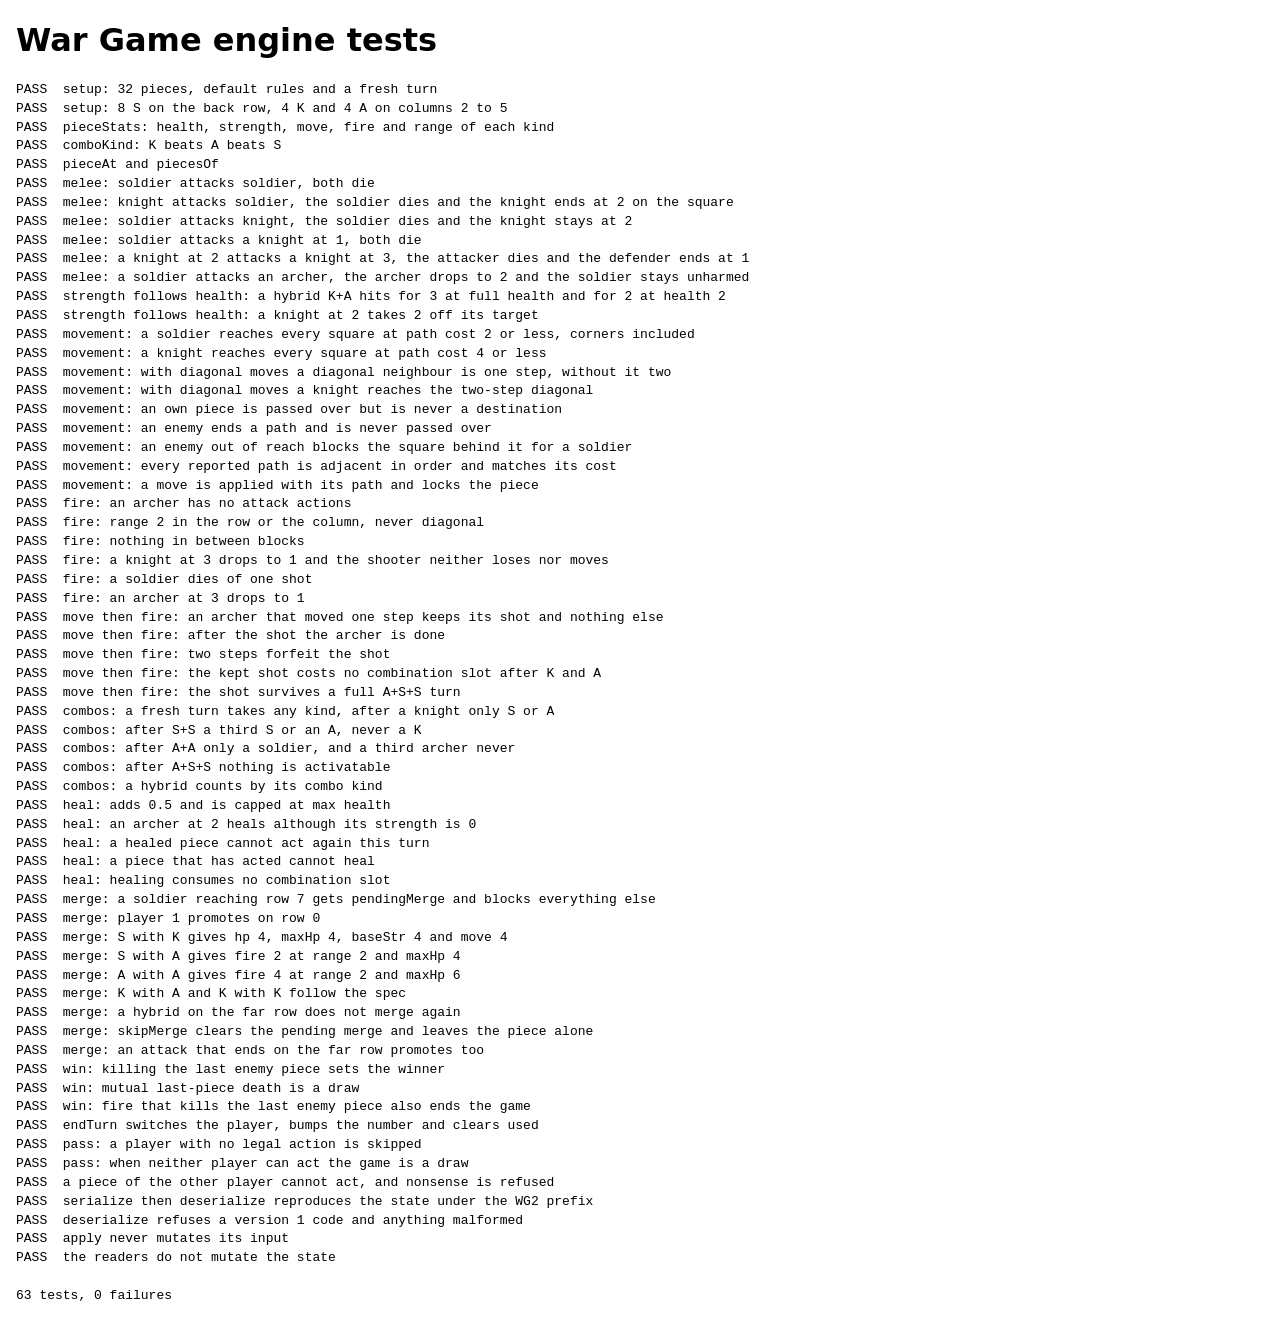
<file: tests/engine.test.html>
<!DOCTYPE html>
<html lang="en">
<head>
<meta charset="utf-8">
<title>running</title>
<style>
  body { font-family: system-ui, sans-serif; margin: 1rem; }
  pre { font-size: 13px; line-height: 1.45; white-space: pre-wrap; }
</style>
</head>
<body>
<h1>War Game engine tests</h1>
<pre id="out"></pre>

<script src="../src/engine.js"></script>
<script>
(function () {
  'use strict';
  var E = window.WarGame.Engine;
  var lines = [], failures = 0, count = 0;

  /* ---------- tiny harness ---------- */

  function test(name, fn) {
    count += 1;
    try {
      fn();
      lines.push('PASS  ' + name);
    } catch (e) {
      failures += 1;
      lines.push('FAIL  ' + name + ': ' + (e && e.message ? e.message : e));
    }
  }

  function assert(cond, msg) {
    if (!cond) throw new Error(msg || 'expected true');
  }

  function deepEqual(a, b) {
    if (a === b) return true;
    if (typeof a !== typeof b || a === null || b === null) return false;
    if (typeof a !== 'object') return false;
    if (Array.isArray(a) !== Array.isArray(b)) return false;
    var ka = Object.keys(a), kb = Object.keys(b);
    if (ka.length !== kb.length) return false;
    return ka.every(function (k) { return kb.indexOf(k) >= 0 && deepEqual(a[k], b[k]); });
  }

  function show(v) {
    return typeof v === 'object' ? JSON.stringify(v) : String(v);
  }

  function assertEqual(actual, expected, msg) {
    if (!deepEqual(actual, expected)) {
      throw new Error((msg ? msg + ': ' : '') + 'got ' + show(actual) + ', expected ' + show(expected));
    }
  }

  function assertThrows(fn, msg) {
    var threw = false;
    try { fn(); } catch (e) { threw = true; }
    if (!threw) throw new Error(msg || 'expected a throw');
  }

  /* ---------- building positions ---------- */

  // specs: { id?, owner, kind|kinds, row, col, hp?, maxHp? }
  // opts:  { player, number, used, pendingMerge, winner, rules }
  function position(specs, opts) {
    opts = opts || {};
    var st = {
      rules: { diagonalMoves: true },
      pieces: {},
      turn: {
        player: opts.player === undefined ? 0 : opts.player,
        number: opts.number === undefined ? 1 : opts.number,
        used: opts.used ? JSON.parse(JSON.stringify(opts.used)) : []
      },
      pendingMerge: opts.pendingMerge === undefined ? null : opts.pendingMerge,
      winner: opts.winner === undefined ? null : opts.winner,
      firstPlayer: 0
    };
    if (opts.rules) Object.keys(opts.rules).forEach(function (k) { st.rules[k] = opts.rules[k]; });
    specs.forEach(function (sp, i) {
      var kinds = sp.kinds || [sp.kind];
      var baseHp = 0;
      kinds.forEach(function (k) { baseHp += E.KINDS[k].hp; });
      var id = sp.id || ('p' + sp.owner + '-' + i);
      st.pieces[id] = {
        id: id, owner: sp.owner, kinds: kinds.slice(),
        hp: sp.hp === undefined ? baseHp : sp.hp,
        maxHp: sp.maxHp === undefined ? baseHp : sp.maxHp,
        row: sp.row, col: sp.col
      };
    });
    return st;
  }

  // combo slots already spent this turn, as turn.used entries
  function slots() {
    return Array.prototype.slice.call(arguments).map(function (k, i) {
      return { id: 'spent' + i, kind: k, fireLeft: false };
    });
  }

  function ofType(actions, type) {
    return actions.filter(function (a) { return a.type === type; });
  }

  function hasMove(actions, row, col) {
    return actions.some(function (a) { return a.type === 'move' && a.to.row === row && a.to.col === col; });
  }

  function hasTarget(actions, type, id) {
    return actions.some(function (a) { return a.type === type && a.target === id; });
  }

  function targets(actions, type) {
    return ofType(actions, type).map(function (a) { return a.target; }).sort();
  }

  function eventTypes(events) {
    return events.map(function (e) { return e.type; });
  }

  function sorted(list) {
    return list.slice().sort(function (a, b) { return a < b ? -1 : (a > b ? 1 : 0); });
  }

  function kindSet(state) {
    return Array.from(E.activatableKinds(state)).sort();
  }

  function move(state, id, row, col) {
    return E.apply(state, { type: 'move', piece: id, to: { row: row, col: col } }).state;
  }

  /* ---------- setup ---------- */

  test('setup: 32 pieces, default rules and a fresh turn', function () {
    var s = E.newGame({}, 0);
    assertEqual(Object.keys(s.pieces).length, 32, 'piece count');
    assertEqual(s.rules, { diagonalMoves: true }, 'default rules');
    assertEqual(E.DEFAULT_RULES, { diagonalMoves: true }, 'the exported defaults');
    assertEqual(s.turn.player, 0);
    assertEqual(s.firstPlayer, 0);
    assertEqual(s.turn.number, 1);
    assertEqual(s.turn.used, []);
    assertEqual(s.pendingMerge, null);
    assertEqual(s.winner, null);
    assertEqual(E.newGame({ diagonalMoves: false }, 1).rules, { diagonalMoves: false }, 'rules merged over defaults');
    assertEqual(E.newGame({}, 1).turn.player, 1, 'firstPlayer honoured');
  });

  test('setup: 8 S on the back row, 4 K and 4 A on columns 2 to 5', function () {
    var s = E.newGame({}, 0);
    [0, 1].forEach(function (pl) {
      var ps = E.piecesOf(s, pl);
      assertEqual(ps.length, 16, 'pieces of player ' + pl);
      var back = pl === 0 ? 0 : 7, second = pl === 0 ? 1 : 6, third = pl === 0 ? 2 : 5;
      var byKind = function (k) { return ps.filter(function (p) { return p.kinds[0] === k; }); };

      var sol = byKind('S');
      assertEqual(sol.length, 8, 'soldiers');
      assert(sol.every(function (p) { return p.row === back; }), 'soldiers on the back row');
      assertEqual(sorted(sol.map(function (p) { return p.col; })), [0, 1, 2, 3, 4, 5, 6, 7]);

      var kn = byKind('K');
      assertEqual(kn.length, 4, 'knights');
      assert(kn.every(function (p) { return p.row === second; }), 'knights on the second row');
      assertEqual(sorted(kn.map(function (p) { return p.col; })), [2, 3, 4, 5]);

      var ar = byKind('A');
      assertEqual(ar.length, 4, 'archers');
      assert(ar.every(function (p) { return p.row === third; }), 'archers on the third row');
      assertEqual(sorted(ar.map(function (p) { return p.col; })), [2, 3, 4, 5]);
      assert(ar.every(function (p) { return p.hp === 3 && p.maxHp === 3; }), 'archers have hp 3');

      assert(ps.every(function (p) { return p.hp === p.maxHp; }), 'pieces start at full health');
      assert(ps.every(function (p) { return p.id.indexOf('p' + pl + '-') === 0; }), 'id form');
    });
  });

  test('pieceStats: health, strength, move, fire and range of each kind', function () {
    var s = E.newGame({}, 0);
    assertEqual(E.pieceStats(s.pieces['p0-0']),
      { str: 1, baseStr: 1, hp: 1, maxHp: 1, move: 2, fire: 0, range: 0, comboKind: 'S' }, 'soldier');
    assertEqual(E.pieceStats(s.pieces['p0-8']),
      { str: 3, baseStr: 3, hp: 3, maxHp: 3, move: 4, fire: 0, range: 0, comboKind: 'K' }, 'knight');
    assertEqual(E.pieceStats(s.pieces['p0-12']),
      { str: 0, baseStr: 0, hp: 3, maxHp: 3, move: 2, fire: 2, range: 2, comboKind: 'A' }, 'archer');
  });

  test('comboKind: K beats A beats S', function () {
    assertEqual(E.comboKind({ kinds: ['K', 'A'] }), 'K');
    assertEqual(E.comboKind({ kinds: ['A', 'S'] }), 'A');
    assertEqual(E.comboKind({ kinds: ['S', 'S'] }), 'S');
    assertEqual(E.comboKind({ kinds: ['S'] }), 'S');
  });

  test('pieceAt and piecesOf', function () {
    var s = E.newGame({}, 0);
    assertEqual(E.pieceAt(s, 0, 0).id, 'p0-0');
    assertEqual(E.pieceAt(s, 3, 3), null);
    assertEqual(E.piecesOf(s, 1).length, 16);
  });

  /* ---------- melee ---------- */

  // attacker at (3,3) of player 0, defender at (3,4) of player 1, plus a spare each
  function melee(att, def) {
    var st = position([
      { id: 'a', owner: 0, kind: att.kind, hp: att.hp, row: 3, col: 3 },
      { id: 'd', owner: 1, kind: def.kind, hp: def.hp, row: 3, col: 4 },
      { id: 'sp0', owner: 0, kind: 'S', row: 0, col: 0 },
      { id: 'sp1', owner: 1, kind: 'S', row: 7, col: 7 }
    ]);
    return E.apply(st, { type: 'attack', piece: 'a', target: 'd' });
  }

  test('melee: soldier attacks soldier, both die', function () {
    var r = melee({ kind: 'S' }, { kind: 'S' });
    assertEqual(r.state.pieces['a'], undefined, 'attacker dead');
    assertEqual(r.state.pieces['d'], undefined, 'defender dead');
    var atk = r.events[0];
    assertEqual(atk.type, 'attack');
    assertEqual(atk.attackerLoss, 1);
    assertEqual(atk.defenderLoss, 1);
    assertEqual(atk.attackerMoved, false);
    assertEqual(ofType(r.events, 'die').length, 2);
  });

  test('melee: knight attacks soldier, the soldier dies and the knight ends at 2 on the square', function () {
    var r = melee({ kind: 'K' }, { kind: 'S' });
    assertEqual(r.state.pieces['d'], undefined, 'soldier dead');
    assertEqual(r.state.pieces['a'].hp, 2, 'knight health');
    assertEqual(E.pieceStats(r.state.pieces['a']).str, 2, 'and strength 2');
    assertEqual([r.state.pieces['a'].row, r.state.pieces['a'].col], [3, 4], 'knight took the square');
    assertEqual(r.events[0].attackerMoved, true);
  });

  test('melee: soldier attacks knight, the soldier dies and the knight stays at 2', function () {
    var r = melee({ kind: 'S' }, { kind: 'K' });
    assertEqual(r.state.pieces['a'], undefined, 'soldier dead');
    assertEqual(r.state.pieces['d'].hp, 2, 'knight health');
    assertEqual(r.state.pieces['d'].col, 4, 'knight stayed');
  });

  test('melee: soldier attacks a knight at 1, both die', function () {
    var r = melee({ kind: 'S' }, { kind: 'K', hp: 1 });
    assertEqual(r.state.pieces['a'], undefined, 'the knight at 1 hits for 1');
    assertEqual(r.state.pieces['d'], undefined);
  });

  test('melee: a knight at 2 attacks a knight at 3, the attacker dies and the defender ends at 1', function () {
    var r = melee({ kind: 'K', hp: 2 }, { kind: 'K' });
    assertEqual(r.state.pieces['a'], undefined, 'attacker dead');
    assertEqual(r.state.pieces['d'].hp, 1);
    assertEqual(r.state.pieces['d'].col, 4, 'defender stayed');
  });

  test('melee: a soldier attacks an archer, the archer drops to 2 and the soldier stays unharmed', function () {
    var r = melee({ kind: 'S' }, { kind: 'A' });
    assertEqual(r.state.pieces['d'].hp, 2, 'archer at 2');
    assertEqual(r.state.pieces['a'].hp, 1, 'the archer hits for 0');
    assertEqual([r.state.pieces['a'].row, r.state.pieces['a'].col], [3, 3], 'the soldier stayed in place');
    assertEqual(r.events[0].attackerMoved, false);
    assertEqual(eventTypes(r.events), ['attack'], 'nobody died');
  });

  test('strength follows health: a hybrid K+A hits for 3 at full health and for 2 at health 2', function () {
    var full = position([{ id: 'h', owner: 0, kinds: ['K', 'A'], row: 3, col: 3 }]);
    assertEqual(E.pieceStats(full.pieces['h']).baseStr, 3, 'K+A base strength');
    assertEqual(E.pieceStats(full.pieces['h']).maxHp, 6, 'K+A health 6');
    assertEqual(E.pieceStats(full.pieces['h']).str, 3, 'at 6 it hits for 3');

    var hurt = position([{ id: 'h', owner: 0, kinds: ['K', 'A'], hp: 2, row: 3, col: 3 }]);
    assertEqual(E.pieceStats(hurt.pieces['h']).str, 2, 'at 2 it hits for 2');
  });

  test('strength follows health: a knight at 2 takes 2 off its target', function () {
    var st = position([
      { id: 'k', owner: 0, kind: 'K', hp: 2, row: 3, col: 3 },
      { id: 'd', owner: 1, kind: 'A', row: 3, col: 4 },
      { id: 'sp1', owner: 1, kind: 'S', row: 7, col: 7 }
    ]);
    var r = E.apply(st, { type: 'attack', piece: 'k', target: 'd' });
    assertEqual(r.events[0].defenderLoss, 2, 'it hits for 2, not 3');
    assertEqual(r.state.pieces['d'].hp, 1, 'the archer drops from 3 to 1');
  });

  /* ---------- movement ---------- */

  test('movement: a soldier reaches every square at path cost 2 or less, corners included', function () {
    var st = position([
      { id: 'a', owner: 0, kind: 'S', row: 3, col: 3 },
      { id: 'e', owner: 1, kind: 'S', row: 7, col: 7 }
    ]);
    var reach = E.reachable(st, 'a');
    var expected = {
      '2,3': 1, '4,3': 1, '3,2': 1, '3,4': 1,
      '1,3': 2, '5,3': 2, '3,1': 2, '3,5': 2,
      '2,2': 2, '2,4': 2, '4,2': 2, '4,4': 2
    };
    assertEqual(sorted(Object.keys(reach)), sorted(Object.keys(expected)), 'the reachable squares');
    Object.keys(expected).forEach(function (k) {
      assertEqual(reach[k].cost, expected[k], 'cost to ' + k);
    });
    var acts = E.legalActions(st, 'a');
    assertEqual(ofType(acts, 'move').length, 12, 'every reachable square is a move');
    assert(!hasMove(acts, 3, 6), 'never three squares away');
  });

  test('movement: a knight reaches every square at path cost 4 or less', function () {
    var st = position([{ id: 'a', owner: 0, kind: 'K', row: 3, col: 3 }]);
    var reach = E.reachable(st, 'a');
    var n = 0;
    for (var row = 0; row < 8; row++) {
      for (var col = 0; col < 8; col++) {
        // a diagonal step costs exactly the two orthogonal steps it replaces,
        // so on an open board the cheapest cost is the manhattan distance
        var dist = Math.abs(row - 3) + Math.abs(col - 3);
        var k = row + ',' + col;
        if (dist === 0 || dist > 4) { assertEqual(reach[k], undefined, 'not reachable: ' + k); continue; }
        assert(reach[k], 'reachable: ' + k);
        assertEqual(reach[k].cost, dist, 'cost to ' + k);
        n += 1;
      }
    }
    assertEqual(Object.keys(reach).length, n, 'nothing else is reachable');
    assertEqual(n, 38, 'the squares within four points');
  });

  test('movement: with diagonal moves a diagonal neighbour is one step, without it two', function () {
    var specs = [{ id: 'a', owner: 0, kind: 'S', row: 3, col: 3 }];
    var on = E.reachable(position(specs), 'a')['4,4'];
    assertEqual([on.cost, on.steps], [2, 1], 'one diagonal step');
    assertEqual(on.path, [{ row: 4, col: 4 }]);

    var off = E.reachable(position(specs, { rules: { diagonalMoves: false } }), 'a')['4,4'];
    assertEqual([off.cost, off.steps], [2, 2], 'around the corner');
    assertEqual(off.path.length, 2);
    assertEqual(off.path[1], { row: 4, col: 4 });
    assert(deepEqual(off.path[0], { row: 4, col: 3 }) || deepEqual(off.path[0], { row: 3, col: 4 }), 'via a neighbour');
  });

  test('movement: with diagonal moves a knight reaches the two-step diagonal', function () {
    var specs = [{ id: 'a', owner: 0, kind: 'K', row: 3, col: 3 }];
    var on = E.reachable(position(specs), 'a')['5,5'];
    assertEqual([on.cost, on.steps], [4, 2], 'two diagonal steps');
    assertEqual(on.path, [{ row: 4, col: 4 }, { row: 5, col: 5 }]);

    var off = E.reachable(position(specs, { rules: { diagonalMoves: false } }), 'a')['5,5'];
    assertEqual([off.cost, off.steps], [4, 4], 'four orthogonal steps');
  });

  test('movement: an own piece is passed over but is never a destination', function () {
    var st = position([
      { id: 'k', owner: 0, kind: 'K', row: 3, col: 0 },
      { id: 'f', owner: 0, kind: 'S', row: 3, col: 1 },
      { id: 'e', owner: 1, kind: 'S', row: 7, col: 7 }
    ]);
    var reach = E.reachable(st, 'k');
    assertEqual(reach['3,1'], undefined, 'no path ends on an own piece');
    assertEqual(reach['3,2'].cost, 2, 'straight through the friend');
    assertEqual(reach['3,2'].path, [{ row: 3, col: 1 }, { row: 3, col: 2 }], 'the path crosses it');
    var acts = E.legalActions(st, 'k');
    assert(!hasMove(acts, 3, 1), 'no move onto an own piece');
    assert(!hasTarget(acts, 'attack', 'f'), 'no attack on an own piece');
    assert(hasMove(acts, 3, 2), 'the square behind it is reachable');
  });

  test('movement: an enemy ends a path and is never passed over', function () {
    var st = position([
      { id: 'k', owner: 0, kind: 'K', row: 3, col: 0 },
      { id: 'e', owner: 1, kind: 'S', row: 3, col: 1 },
      { id: 'e2', owner: 1, kind: 'S', row: 7, col: 7 }
    ]);
    var reach = E.reachable(st, 'k');
    assertEqual(reach['3,1'].cost, 1, 'the enemy square is a path end');
    assertEqual(reach['3,2'].cost, 4, 'the square behind it costs a detour');
    Object.keys(reach).forEach(function (k) {
      reach[k].path.slice(0, -1).forEach(function (sq) {
        assert(!(sq.row === 3 && sq.col === 1), 'no path crosses the enemy: ' + k);
      });
    });
    assert(hasTarget(E.legalActions(st, 'k'), 'attack', 'e'), 'but it may be attacked');
  });

  test('movement: an enemy out of reach blocks the square behind it for a soldier', function () {
    var st = position([
      { id: 's', owner: 0, kind: 'S', row: 3, col: 3 },
      { id: 'e', owner: 1, kind: 'S', row: 3, col: 4 }
    ]);
    var reach = E.reachable(st, 's');
    assertEqual(reach['3,4'].cost, 1, 'the enemy itself is reachable');
    assertEqual(reach['3,5'], undefined, 'and nothing may pass it inside the budget');
    assertThrows(function () { E.apply(st, { type: 'move', piece: 's', to: { row: 3, col: 5 } }); });
  });

  test('movement: every reported path is adjacent in order and matches its cost', function () {
    var st = position([
      { id: 'k', owner: 0, kind: 'K', row: 3, col: 3 },
      { id: 'f', owner: 0, kind: 'S', row: 3, col: 4 },
      { id: 'e', owner: 1, kind: 'S', row: 2, col: 3 }
    ]);
    var reach = E.reachable(st, 'k');
    assert(Object.keys(reach).length > 0, 'something is reachable');
    Object.keys(reach).forEach(function (k) {
      var n = reach[k];
      assertEqual(n.steps, n.path.length, 'steps count the path: ' + k);
      var prev = { row: 3, col: 3 }, cost = 0;
      n.path.forEach(function (sq) {
        var dr = Math.abs(sq.row - prev.row), dc = Math.abs(sq.col - prev.col);
        assert(dr <= 1 && dc <= 1 && dr + dc > 0, 'adjacent step in ' + k);
        cost += (dr === 1 && dc === 1) ? 2 : 1;
        prev = sq;
      });
      assertEqual(cost, n.cost, 'the cost is the sum of the steps: ' + k);
      assertEqual(prev.row + ',' + prev.col, k, 'the path ends on the square');
    });
  });

  test('movement: a move is applied with its path and locks the piece', function () {
    var st = position([
      { id: 'a', owner: 0, kind: 'S', row: 3, col: 3 },
      { id: 'e', owner: 1, kind: 'S', row: 7, col: 7 }
    ]);
    var r = E.apply(st, { type: 'move', piece: 'a', to: { row: 5, col: 3 } });
    assertEqual(r.events, [{
      type: 'move', id: 'a', from: { row: 3, col: 3 }, to: { row: 5, col: 3 },
      path: [{ row: 4, col: 3 }, { row: 5, col: 3 }], cost: 2, fireLeft: false
    }]);
    assertEqual(r.state.pieces['a'].row, 5);
    assertEqual(r.state.turn.used, [{ id: 'a', kind: 'S', fireLeft: false }]);
    assertEqual(E.legalActions(r.state, 'a'), [], 'a used piece has no actions');
    assertEqual(E.canActivate(r.state, 'a'), false);
  });

  /* ---------- fire ---------- */

  test('fire: an archer has no attack actions', function () {
    var st = position([
      { id: 'a', owner: 0, kind: 'A', row: 3, col: 3 },
      { id: 'e', owner: 1, kind: 'S', row: 3, col: 4 }
    ]);
    var acts = E.legalActions(st, 'a');
    assertEqual(ofType(acts, 'attack').length, 0, 'strength 0 never attacks');
    assert(hasTarget(acts, 'fire', 'e'), 'but it may fire');
    assertThrows(function () { E.apply(st, { type: 'attack', piece: 'a', target: 'e' }); });
  });

  test('fire: range 2 in the row or the column, never diagonal', function () {
    var st = position([
      { id: 'a', owner: 0, kind: 'A', row: 3, col: 3 },
      { id: 'row2', owner: 1, kind: 'K', row: 3, col: 5 },
      { id: 'row3', owner: 1, kind: 'K', row: 3, col: 6 },
      { id: 'col2', owner: 1, kind: 'K', row: 1, col: 3 },
      { id: 'diag', owner: 1, kind: 'K', row: 4, col: 4 }
    ]);
    assertEqual(targets(E.legalActions(st, 'a'), 'fire'), ['col2', 'row2'], 'only the two at distance 2 in a line');
    assertThrows(function () { E.apply(st, { type: 'fire', piece: 'a', target: 'row3' }); }, 'distance 3 is out');
    assertThrows(function () { E.apply(st, { type: 'fire', piece: 'a', target: 'diag' }); }, 'fire is never diagonal');
  });

  test('fire: nothing in between blocks', function () {
    var st = position([
      { id: 'a', owner: 0, kind: 'A', row: 3, col: 3 },
      { id: 'near', owner: 1, kind: 'S', row: 3, col: 4 },
      { id: 'behind', owner: 1, kind: 'K', row: 3, col: 5 },
      { id: 'friend', owner: 0, kind: 'S', row: 4, col: 3 },
      { id: 'past', owner: 1, kind: 'K', row: 5, col: 3 }
    ]);
    var acts = E.legalActions(st, 'a');
    assert(hasTarget(acts, 'fire', 'behind'), 'over an enemy');
    assert(hasTarget(acts, 'fire', 'past'), 'over an own piece');
    assertEqual(E.apply(st, { type: 'fire', piece: 'a', target: 'behind' }).state.pieces['behind'].hp, 1);
  });

  test('fire: a knight at 3 drops to 1 and the shooter neither loses nor moves', function () {
    var st = position([
      { id: 'a', owner: 0, kind: 'A', row: 3, col: 3 },
      { id: 'd', owner: 1, kind: 'K', row: 3, col: 4 },
      { id: 'sp1', owner: 1, kind: 'S', row: 7, col: 7 }
    ]);
    var r = E.apply(st, { type: 'fire', piece: 'a', target: 'd' });
    assertEqual(r.events, [{ type: 'fire', shooter: 'a', target: 'd', damage: 2 }]);
    assertEqual(r.state.pieces['d'].hp, 1);
    assertEqual(r.state.pieces['a'].hp, 3, 'the shooter loses nothing');
    assertEqual([r.state.pieces['a'].row, r.state.pieces['a'].col], [3, 3], 'and does not move');
    assertEqual(r.state.turn.used, [{ id: 'a', kind: 'A', fireLeft: false }]);
  });

  test('fire: a soldier dies of one shot', function () {
    var st = position([
      { id: 'a', owner: 0, kind: 'A', row: 3, col: 3 },
      { id: 'd', owner: 1, kind: 'S', row: 3, col: 4 },
      { id: 'sp1', owner: 1, kind: 'S', row: 7, col: 7 }
    ]);
    var r = E.apply(st, { type: 'fire', piece: 'a', target: 'd' });
    assertEqual(r.state.pieces['d'], undefined);
    assertEqual(eventTypes(r.events), ['fire', 'die']);
  });

  test('fire: an archer at 3 drops to 1', function () {
    var st = position([
      { id: 'a', owner: 0, kind: 'A', row: 3, col: 3 },
      { id: 'd', owner: 1, kind: 'A', row: 3, col: 4 },
      { id: 'sp1', owner: 1, kind: 'S', row: 7, col: 7 }
    ]);
    assertEqual(E.apply(st, { type: 'fire', piece: 'a', target: 'd' }).state.pieces['d'].hp, 1);
  });

  /* ---------- move then fire ---------- */

  // an archer one step away from bringing the enemy knight into range
  function archerAndTarget() {
    return position([
      { id: 'a', owner: 0, kind: 'A', row: 3, col: 3 },
      { id: 'e', owner: 1, kind: 'K', row: 3, col: 6 },
      { id: 'sp1', owner: 1, kind: 'S', row: 7, col: 7 }
    ]);
  }

  test('move then fire: an archer that moved one step keeps its shot and nothing else', function () {
    var r = E.apply(archerAndTarget(), { type: 'move', piece: 'a', to: { row: 3, col: 4 } });
    assertEqual(r.events[0].fireLeft, true, 'the move event says so');
    assertEqual(r.state.turn.used, [{ id: 'a', kind: 'A', fireLeft: true }]);
    assertEqual(E.canFireAgain(r.state, 'a'), true);
    assertEqual(E.canActivate(r.state, 'a'), false, 'it is still spent for everything else');
    var acts = E.legalActions(r.state, 'a');
    assertEqual(ofType(acts, 'move').length, 0, 'no second move');
    assertEqual(targets(acts, 'fire'), ['e'], 'it fires from its new square');
  });

  test('move then fire: after the shot the archer is done', function () {
    var moved = E.apply(archerAndTarget(), { type: 'move', piece: 'a', to: { row: 3, col: 4 } }).state;
    var r = E.apply(moved, { type: 'fire', piece: 'a', target: 'e' });
    assertEqual(r.state.pieces['e'].hp, 1);
    assertEqual(r.state.turn.used, [{ id: 'a', kind: 'A', fireLeft: false }], 'the shot adds no slot');
    assertEqual(E.canFireAgain(r.state, 'a'), false);
    assertEqual(E.legalActions(r.state, 'a'), []);
  });

  test('move then fire: two steps forfeit the shot', function () {
    var r = E.apply(archerAndTarget(), { type: 'move', piece: 'a', to: { row: 3, col: 5 } });
    assertEqual(r.events[0].cost, 2);
    assertEqual(r.events[0].fireLeft, false, 'two steps, no shot');
    assertEqual(E.canFireAgain(r.state, 'a'), false);
    assertEqual(E.legalActions(r.state, 'a'), [], 'even with the enemy one square away');
    assertThrows(function () { E.apply(r.state, { type: 'fire', piece: 'a', target: 'e' }); });
  });

  test('move then fire: the kept shot costs no combination slot after K and A', function () {
    var st = position([
      { id: 'k', owner: 0, kind: 'K', row: 0, col: 0 },
      { id: 'a', owner: 0, kind: 'A', row: 3, col: 3 },
      { id: 'e', owner: 1, kind: 'K', row: 3, col: 6 },
      { id: 'sp1', owner: 1, kind: 'S', row: 7, col: 7 }
    ]);
    var s = move(st, 'k', 0, 1);
    s = move(s, 'a', 3, 4);
    assertEqual(E.usedKinds(s), ['K', 'A']);
    assertEqual(kindSet(s), [], 'K+A is full');
    s = E.apply(s, { type: 'fire', piece: 'a', target: 'e' }).state;
    assertEqual(s.turn.used.length, 2, 'the shot added no entry');
    assertEqual(E.hasAnyAction(s), false, 'and nothing else may act');
  });

  test('move then fire: the shot survives a full A+S+S turn', function () {
    var st = position([
      { id: 'a', owner: 0, kind: 'A', row: 3, col: 3 },
      { id: 's1', owner: 0, kind: 'S', row: 0, col: 0 },
      { id: 's2', owner: 0, kind: 'S', row: 0, col: 2 },
      { id: 'e', owner: 1, kind: 'K', row: 3, col: 6 },
      { id: 'sp1', owner: 1, kind: 'S', row: 7, col: 7 }
    ]);
    var s = move(st, 'a', 3, 4);
    s = move(s, 's1', 1, 0);
    s = move(s, 's2', 1, 2);
    assertEqual(E.usedKinds(s), ['A', 'S', 'S']);
    assertEqual(kindSet(s), [], 'the combination is full');
    assertEqual(E.canFireAgain(s, 'a'), true);
    assertEqual(targets(E.legalActions(s, 'a'), 'fire'), ['e']);
    assertEqual(E.apply(s, { type: 'fire', piece: 'a', target: 'e' }).state.pieces['e'].hp, 1);
  });

  /* ---------- combinations ---------- */

  test('combos: a fresh turn takes any kind, after a knight only S or A', function () {
    var pieces = [
      { id: 'k', owner: 0, kind: 'K', row: 3, col: 3 },
      { id: 'e', owner: 1, kind: 'S', row: 7, col: 7 }
    ];
    assertEqual(kindSet(position(pieces)), ['A', 'K', 'S'], 'a fresh turn');
    assertEqual(kindSet(position(pieces, { used: slots('K') })), ['A', 'S'], 'after K');
    assertEqual(E.canActivate(position(pieces, { used: slots('K') }), 'k'), false, 'only one knight a turn');
  });

  test('combos: after S+S a third S or an A, never a K', function () {
    var st = position([
      { id: 'k', owner: 0, kind: 'K', row: 3, col: 3 },
      { id: 's', owner: 0, kind: 'S', row: 5, col: 3 },
      { id: 'e', owner: 1, kind: 'S', row: 7, col: 7 }
    ], { used: slots('S', 'S') });
    assertEqual(kindSet(st), ['A', 'S']);
    assertEqual(E.canActivate(st, 'k'), false, 'no knight after two soldiers');
    assertEqual(E.canActivate(st, 's'), true);
  });

  test('combos: after A+A only a soldier, and a third archer never', function () {
    var st = position([
      { id: 'a', owner: 0, kind: 'A', row: 3, col: 3 },
      { id: 's', owner: 0, kind: 'S', row: 5, col: 3 },
      { id: 'e', owner: 1, kind: 'S', row: 7, col: 7 }
    ], { used: slots('A', 'A') });
    assertEqual(kindSet(st), ['S']);
    assertEqual(E.canActivate(st, 'a'), false, 'a third archer is never activatable');
    assertEqual(E.legalActions(st, 'a'), []);
    assertEqual(E.canActivate(st, 's'), true);
  });

  test('combos: after A+S+S nothing is activatable', function () {
    var st = position([
      { id: 'a', owner: 0, kind: 'A', row: 3, col: 3 },
      { id: 's', owner: 0, kind: 'S', row: 5, col: 3 },
      { id: 'e', owner: 1, kind: 'S', row: 7, col: 7 }
    ], { used: slots('A', 'S', 'S') });
    assertEqual(kindSet(st), [], 'the combination is full');
    assertEqual(E.hasAnyAction(st), false);
    assertThrows(function () { E.apply(st, { type: 'move', piece: 's', to: { row: 5, col: 4 } }); });
  });

  test('combos: a hybrid counts by its combo kind', function () {
    var st = position([
      { id: 'h', owner: 0, kinds: ['S', 'K'], row: 3, col: 3 },
      { id: 'e', owner: 1, kind: 'S', row: 7, col: 7 }
    ], { used: slots('K') });
    assertEqual(E.canActivate(st, 'h'), false, 'an S+K hybrid counts as K');
  });

  /* ---------- heal ---------- */

  test('heal: adds 0.5 and is capped at max health', function () {
    var st = position([
      { id: 'k', owner: 0, kind: 'K', hp: 2, row: 3, col: 3 },
      { id: 'e', owner: 1, kind: 'S', row: 7, col: 7 }
    ]);
    assertEqual(E.canHeal(st, 'k'), true);
    assertEqual(ofType(E.legalActions(st, 'k'), 'heal').length, 1, 'heal is offered');
    var r = E.apply(st, { type: 'heal', piece: 'k' });
    assertEqual(r.events, [{ type: 'heal', id: 'k', amount: 0.5, hp: 2.5 }]);
    assertEqual(r.state.pieces['k'].hp, 2.5);

    var capped = E.apply(position([
      { id: 'k', owner: 0, kind: 'K', hp: 2.5, row: 3, col: 3 },
      { id: 'e', owner: 1, kind: 'S', row: 7, col: 7 }
    ]), { type: 'heal', piece: 'k' });
    assertEqual(capped.state.pieces['k'].hp, 3, 'capped at max health');
    assertEqual(E.canHeal(capped.state, 'k'), false, 'a full piece cannot heal');
  });

  test('heal: an archer at 2 heals although its strength is 0', function () {
    var st = position([
      { id: 'a', owner: 0, kind: 'A', hp: 2, row: 3, col: 3 },
      { id: 'e', owner: 1, kind: 'S', row: 7, col: 7 }
    ]);
    assertEqual(E.canHeal(st, 'a'), true);
    assertEqual(E.apply(st, { type: 'heal', piece: 'a' }).state.pieces['a'].hp, 2.5);
  });

  test('heal: a healed piece cannot act again this turn', function () {
    var st = position([
      { id: 'k', owner: 0, kind: 'K', hp: 2, row: 3, col: 3 },
      { id: 'e', owner: 1, kind: 'S', row: 7, col: 7 }
    ]);
    var r = E.apply(st, { type: 'heal', piece: 'k' });
    assertEqual(r.state.turn.used, [{ id: 'k', kind: null, fireLeft: false }]);
    assertEqual(E.legalActions(r.state, 'k'), [], 'a healed piece cannot move');
    assertThrows(function () { E.apply(r.state, { type: 'move', piece: 'k', to: { row: 3, col: 4 } }); });
  });

  test('heal: a piece that has acted cannot heal', function () {
    var st = position([
      { id: 's', owner: 0, kind: 'S', hp: 0.5, row: 3, col: 3 },
      { id: 'e', owner: 1, kind: 'S', row: 7, col: 7 }
    ]);
    var r = E.apply(st, { type: 'move', piece: 's', to: { row: 3, col: 4 } });
    assertEqual(E.canHeal(r.state, 's'), false);
    assertThrows(function () { E.apply(r.state, { type: 'heal', piece: 's' }); });
  });

  test('heal: healing consumes no combination slot', function () {
    var st = position([
      { id: 'k', owner: 0, kind: 'K', hp: 2, row: 0, col: 0 },
      { id: 's1', owner: 0, kind: 'S', row: 2, col: 0 },
      { id: 's2', owner: 0, kind: 'S', row: 4, col: 0 },
      { id: 's3', owner: 0, kind: 'S', row: 6, col: 0 },
      { id: 'e', owner: 1, kind: 'S', row: 7, col: 7 }
    ]);
    var s = E.apply(st, { type: 'heal', piece: 'k' }).state;
    assertEqual(E.usedKinds(s), [], 'a heal is not a combo kind');
    assertEqual(E.canActivate(s, 'k'), false, 'but the knight is spent');
    s = move(s, 's1', 2, 1);
    s = move(s, 's2', 4, 1);
    assertEqual(E.canActivate(s, 's3'), true, 'S+S+S is allowed after a heal');
    s = move(s, 's3', 6, 1);
    assertEqual(E.usedKinds(s), ['S', 'S', 'S']);
  });

  /* ---------- merge ---------- */

  function onFarRow(kind) {
    var st = position([
      { id: 'p', owner: 0, kind: kind, row: 6, col: 3 },
      { id: 'other', owner: 0, kind: 'S', row: 0, col: 0 },
      { id: 'e', owner: 1, kind: 'S', row: 4, col: 7 }
    ]);
    return E.apply(st, { type: 'move', piece: 'p', to: { row: 7, col: 3 } });
  }

  test('merge: a soldier reaching row 7 gets pendingMerge and blocks everything else', function () {
    var r = onFarRow('S');
    assertEqual(r.state.pendingMerge, 'p');
    assertEqual(eventTypes(r.events), ['move', 'mergePending']);
    assertThrows(function () { E.apply(r.state, { type: 'endTurn' }); }, 'endTurn throws while pending');
    assertThrows(function () { E.apply(r.state, { type: 'move', piece: 'other', to: { row: 1, col: 0 } }); });
    assertEqual(E.canActivate(r.state, 'other'), false);
    assertEqual(E.legalActions(r.state, 'other'), []);
  });

  test('merge: player 1 promotes on row 0', function () {
    var st = position([
      { id: 's', owner: 1, kind: 'S', row: 1, col: 3 },
      { id: 'e', owner: 0, kind: 'S', row: 4, col: 7 }
    ], { player: 1 });
    assertEqual(E.apply(st, { type: 'move', piece: 's', to: { row: 0, col: 3 } }).state.pendingMerge, 's');
  });

  test('merge: S with K gives hp 4, maxHp 4, baseStr 4 and move 4', function () {
    var r = E.apply(onFarRow('S').state, { type: 'merge', piece: 'p', kind: 'K' });
    var p = r.state.pieces['p'];
    var st = E.pieceStats(p);
    assertEqual(p.kinds, ['S', 'K']);
    assertEqual([p.hp, p.maxHp], [4, 4]);
    assertEqual([st.baseStr, st.str, st.move], [4, 4, 4]);
    assertEqual(st.comboKind, 'K');
    assertEqual(r.state.pendingMerge, null);
    assertEqual(r.events, [{ type: 'merge', id: 'p', kinds: ['S', 'K'] }]);
  });

  test('merge: S with A gives fire 2 at range 2 and maxHp 4', function () {
    var r = E.apply(onFarRow('S').state, { type: 'merge', piece: 'p', kind: 'A' });
    var st = E.pieceStats(r.state.pieces['p']);
    assertEqual(r.state.pieces['p'].kinds, ['S', 'A']);
    assertEqual([st.fire, st.range], [2, 2]);
    assertEqual([st.hp, st.maxHp], [4, 4]);
    assertEqual([st.baseStr, st.str, st.move], [1, 1, 2]);
  });

  test('merge: A with A gives fire 4 at range 2 and maxHp 6', function () {
    var r = E.apply(onFarRow('A').state, { type: 'merge', piece: 'p', kind: 'A' });
    var st = E.pieceStats(r.state.pieces['p']);
    assertEqual([st.fire, st.range], [4, 2], 'fire adds up, range is the max');
    assertEqual([st.hp, st.maxHp], [6, 6]);
    assertEqual([st.baseStr, st.str, st.move], [0, 0, 2]);
  });

  test('merge: K with A and K with K follow the spec', function () {
    var ka = E.pieceStats(E.apply(onFarRow('K').state, { type: 'merge', piece: 'p', kind: 'A' }).state.pieces['p']);
    assertEqual([ka.move, ka.maxHp, ka.str, ka.fire, ka.range], [4, 6, 3, 2, 2], 'K+A');
    var kk = E.pieceStats(E.apply(onFarRow('K').state, { type: 'merge', piece: 'p', kind: 'K' }).state.pieces['p']);
    assertEqual([kk.move, kk.maxHp, kk.str, kk.fire], [4, 6, 6, 0], 'K+K');
  });

  test('merge: a hybrid on the far row does not merge again', function () {
    var st = position([
      { id: 'h', owner: 0, kinds: ['S', 'K'], row: 6, col: 3 },
      { id: 'e', owner: 1, kind: 'S', row: 4, col: 7 }
    ]);
    var r = E.apply(st, { type: 'move', piece: 'h', to: { row: 7, col: 3 } });
    assertEqual(r.state.pendingMerge, null);
    assertEqual(eventTypes(r.events), ['move']);
  });

  test('merge: skipMerge clears the pending merge and leaves the piece alone', function () {
    var r = E.apply(onFarRow('S').state, { type: 'skipMerge', piece: 'p' });
    assertEqual(r.state.pendingMerge, null);
    assertEqual(r.state.pieces['p'].kinds, ['S']);
    assertEqual(r.state.pieces['p'].hp, 1);
    assertEqual(r.events, []);
    assertEqual(E.apply(r.state, { type: 'endTurn' }).state.turn.player, 1, 'endTurn works again');
  });

  test('merge: an attack that ends on the far row promotes too', function () {
    var st = position([
      { id: 'k', owner: 0, kind: 'K', row: 6, col: 3 },
      { id: 'd', owner: 1, kind: 'S', row: 7, col: 3 },
      { id: 'e', owner: 1, kind: 'S', row: 4, col: 7 }
    ]);
    var r = E.apply(st, { type: 'attack', piece: 'k', target: 'd' });
    assertEqual(r.state.pieces['k'].row, 7);
    assertEqual(r.state.pendingMerge, 'k');
    assertEqual(eventTypes(r.events), ['attack', 'die', 'mergePending']);
  });

  /* ---------- end of game ---------- */

  test('win: killing the last enemy piece sets the winner', function () {
    var st = position([
      { id: 'k', owner: 0, kind: 'K', row: 3, col: 3 },
      { id: 'd', owner: 1, kind: 'S', row: 3, col: 4 }
    ]);
    var r = E.apply(st, { type: 'attack', piece: 'k', target: 'd' });
    assertEqual(r.state.winner, 0);
    assert(r.events.some(function (e) { return e.type === 'gameOver' && e.winner === 0; }), 'gameOver event');
    assertThrows(function () { E.apply(r.state, { type: 'endTurn' }); }, 'no action after the game is over');
    assertEqual(E.legalActions(r.state, 'k'), []);
  });

  test('win: mutual last-piece death is a draw', function () {
    var st = position([
      { id: 'a', owner: 0, kind: 'S', row: 3, col: 3 },
      { id: 'd', owner: 1, kind: 'S', row: 3, col: 4 }
    ]);
    var r = E.apply(st, { type: 'attack', piece: 'a', target: 'd' });
    assertEqual(r.state.winner, 'draw');
    assert(r.events.some(function (e) { return e.type === 'gameOver' && e.winner === 'draw'; }));
  });

  test('win: fire that kills the last enemy piece also ends the game', function () {
    var st = position([
      { id: 'a', owner: 0, kind: 'A', row: 3, col: 3 },
      { id: 'd', owner: 1, kind: 'S', row: 3, col: 4 }
    ]);
    assertEqual(E.apply(st, { type: 'fire', piece: 'a', target: 'd' }).state.winner, 0);
  });

  /* ---------- turns ---------- */

  test('endTurn switches the player, bumps the number and clears used', function () {
    var st = E.newGame({}, 0);
    var moved = move(st, 'p0-0', 1, 0);
    var r = E.apply(moved, { type: 'endTurn' });
    assertEqual(r.state.turn.player, 1);
    assertEqual(r.state.turn.number, 2);
    assertEqual(r.state.turn.used, []);
    assertEqual(r.events, [
      { type: 'turnEnd', player: 0 },
      { type: 'turnStart', player: 1, number: 2 }
    ]);
  });

  test('pass: a player with no legal action is skipped', function () {
    var st = position([{ id: 's', owner: 0, kind: 'S', row: 3, col: 3 }]);
    assertEqual(E.hasAnyAction(st), true);
    var r = E.apply(st, { type: 'endTurn' });
    assertEqual(eventTypes(r.events), ['turnEnd', 'turnStart', 'pass', 'turnStart']);
    assertEqual(r.events[2], { type: 'pass', player: 1 });
    assertEqual(r.state.turn.player, 0, 'back to player 0');
    assertEqual(r.state.winner, null);
  });

  test('pass: when neither player can act the game is a draw', function () {
    var st = position([]);
    assertEqual(E.hasAnyAction(st), false);
    var r = E.apply(st, { type: 'endTurn' });
    assertEqual(r.state.winner, 'draw');
    assertEqual(eventTypes(r.events), ['turnEnd', 'turnStart', 'pass', 'turnStart', 'pass', 'gameOver']);
  });

  test('a piece of the other player cannot act, and nonsense is refused', function () {
    var st = E.newGame({}, 0);
    assertEqual(E.canActivate(st, 'p1-0'), false);
    assertEqual(E.legalActions(st, 'p1-0'), []);
    assertThrows(function () { E.apply(st, { type: 'move', piece: 'p1-0', to: { row: 6, col: 0 } }); });
    assertEqual(E.legalActions(st, 'nope'), [], 'an unknown id has no actions');
    assertEqual(E.reachable(st, 'nope'), {}, 'nor a reachable set');
    assertThrows(function () { E.apply(st, { type: 'nonsense' }); });
  });

  /* ---------- serialization and immutability ---------- */

  test('serialize then deserialize reproduces the state under the WG2 prefix', function () {
    var st = E.newGame({ diagonalMoves: false }, 1);
    var code = E.serialize(st);
    assert(code.indexOf('WG2.') === 0, 'prefix');
    assert(!/[+\/=]/.test(code), 'url-safe base64');
    assertEqual(E.deserialize(code), st, 'round trip');

    var played = E.apply(st, { type: 'move', piece: 'p1-0', to: { row: 6, col: 0 } }).state;
    assertEqual(E.deserialize(E.serialize(played)), played, 'round trip after an action');
  });

  test('deserialize refuses a version 1 code and anything malformed', function () {
    assertThrows(function () { E.deserialize('WG1.x'); }, 'a version 1 code is refused');
    assertThrows(function () { E.deserialize('WG1.' + E.serialize(E.newGame({}, 0)).slice(4)); });
    assertThrows(function () { E.deserialize('nonsense'); });
    assertThrows(function () { E.deserialize('WG2.@@@@'); });
    assertThrows(function () { E.deserialize(null); });
  });

  test('apply never mutates its input', function () {
    function unchanged(st, action) {
      var before = JSON.stringify(st);
      E.apply(st, action);
      assertEqual(JSON.stringify(st), before, 'input state after ' + action.type);
    }
    var game = E.newGame({}, 0);
    unchanged(game, { type: 'move', piece: 'p0-0', to: { row: 1, col: 0 } });
    unchanged(game, { type: 'endTurn' });

    unchanged(position([
      { id: 'a', owner: 0, kind: 'K', row: 3, col: 3 },
      { id: 'd', owner: 1, kind: 'S', row: 3, col: 4 },
      { id: 'sp1', owner: 1, kind: 'S', row: 7, col: 7 }
    ]), { type: 'attack', piece: 'a', target: 'd' });

    unchanged(position([
      { id: 'a', owner: 0, kind: 'A', row: 3, col: 3 },
      { id: 'd', owner: 1, kind: 'K', row: 3, col: 4 }
    ]), { type: 'fire', piece: 'a', target: 'd' });

    unchanged(position([
      { id: 'k', owner: 0, kind: 'K', hp: 2, row: 3, col: 3 },
      { id: 'e', owner: 1, kind: 'S', row: 7, col: 7 }
    ]), { type: 'heal', piece: 'k' });

    var pending = onFarRow('S').state;
    unchanged(pending, { type: 'merge', piece: 'p', kind: 'K' });
    unchanged(pending, { type: 'skipMerge', piece: 'p' });

    var moved = E.apply(archerAndTarget(), { type: 'move', piece: 'a', to: { row: 3, col: 4 } }).state;
    unchanged(moved, { type: 'fire', piece: 'a', target: 'e' });
  });

  test('the readers do not mutate the state', function () {
    var st = E.newGame({}, 0);
    var before = JSON.stringify(st);
    E.legalActions(st, 'p0-8');
    E.reachable(st, 'p0-8');
    E.hasAnyAction(st);
    E.activatableKinds(st);
    E.usedKinds(st);
    E.canFireAgain(st, 'p0-8');
    E.piecesOf(st, 0);
    E.pieceAt(st, 0, 0);
    E.pieceStats(st.pieces['p0-8']);
    assertEqual(JSON.stringify(st), before);
  });

  /* ---------- report ---------- */

  lines.push('');
  lines.push(count + ' tests, ' + failures + ' failures');
  document.getElementById('out').textContent = lines.join('\n');
  document.title = failures === 0 ? 'PASS' : ('FAIL ' + failures);
})();
</script>
</body>
</html>
</file>
<file: src/style.css>
/* =====================================================================
   War Game - all styles.
   Logical properties everywhere, so the interface mirrors in Hebrew.
   The board itself is always direction: ltr and never mirrors.

   Order: tokens, shell, stage and board, pieces, marks, panel with its
   icon bar, overlays (drawers, sheets, dialogs), form widgets,
   EFFECTS (the animations), THEME SHELL (the tone of the page and the
   panel per theme), THEME DECORATION (the board of each theme),
   motion switches.

   Every surface, every text color and every corner radius here is a token,
   so a theme block can turn the whole interface parchment, paper, neon or
   candy without touching the rules above it.
   ===================================================================== */

/* ------------------------------------------------------------- tokens -- */

:root {
  /* set from the settings by ui.js */
  --p0: #efe6cf;
  --p0-outline: #1b1d24;
  --p1: #2f3550;
  --p1-outline: #f5f3ee;
  --sq-light: #efe0c3;
  --sq-dark: #a97e57;

  /* the shell */
  --bg: #141821;
  --bg-2: #1e2230;
  --bg-3: #272c3c;
  --fg: #f3f2ef;
  --muted: #a3abbd;
  --line: rgba(255, 255, 255, 0.14);
  --accent: #6fa8ff;
  --accent-ink: #0b1220;
  --accent-soft: rgba(111, 168, 255, 0.34);
  --danger: #e75b4d;
  --danger-soft: rgba(231, 91, 77, 0.34);
  --fire: #eb9b26;
  --fire-soft: rgba(235, 155, 38, 0.34);
  --heal: #4fc38c;

  /* surfaces, text and shape - every theme block rewrites these */
  --fg-2: #e2e3e8;
  --soft: rgba(255, 255, 255, 0.055);
  --soft-2: rgba(255, 255, 255, 0.12);
  --card-bg: rgba(23, 27, 38, 0.92);
  --code-bg: #11141d;
  --scrim: rgba(8, 10, 16, 0.72);
  --btn-inset: inset 0 1px 0 rgba(255, 255, 255, 0.06);
  --btn-drop: 0 1px 2px rgba(0, 0, 0, 0.3);
  --ov-shadow: 0 26px 70px rgba(0, 0, 0, 0.6);
  --r-btn: 12px;
  --r-pill: 999px;
  --r-card: 20px;
  --r-board: 16px;
  --app-bg: radial-gradient(120% 90% at 50% -10%, #1d2233 0%, var(--bg) 60%);
  --board-shadow:
    0 22px 50px -14px rgba(0, 0, 0, 0.72),
    0 0 0 1px rgba(0, 0, 0, 0.55),
    inset 0 1px 0 rgba(255, 255, 255, 0.1);
  --frame-mult: 0.019;
  --frame-max: 12px;

  /* the piece in its square and the badges on it */
  --pc-size: 80%;
  --pc-shadow: drop-shadow(0 2px 3px rgba(0, 0, 0, 0.45));
  --pc-shadow-hi: drop-shadow(0 6px 8px rgba(0, 0, 0, 0.55));
  /* --badge-bg and --badge-fg are deliberately left unset: a badge falls back
     to the owner's own outline color, and only a theme that wants one fixed
     badge for both players sets them */
  --badge-ring: 0 0 0 1px rgba(0, 0, 0, 0.25);
  --badge-r: 999px;
  --hurt-bg: #e3a92f;
  --hurt-fg: #2a1a03;
  --str-bg: #7a1f1f;
  --str-fg: #ffe9e0;

  /* one family for every mark drawn on a square */
  --ring-w: calc(var(--sq) * 0.055);
  --ring-glow: calc(var(--sq) * 0.2);
  --dot-core: #fff;
  --dot-halo: rgba(0, 0, 0, 0.45);

  /* viewport in px, kept fresh by ui.js; the fallbacks work on their own */
  --vh: 100vh;
  --vw: 100vw;
  /* one board square in px, set by ui.js */
  --sq: 40px;

  /* room the panel takes beside the board and under it */
  --side-space: 330px;
  --below-space: 268px;

  --ov-fast: 0.16s;
  --ov-slow: 0.23s;
}

* { box-sizing: border-box; }

html, body {
  margin: 0;
  padding: 0;
  height: 100%;
  background: var(--bg);
  color: var(--fg);
}

body {
  font-family: system-ui, -apple-system, "Segoe UI", Arial, sans-serif;
  font-size: 16px;
  line-height: 1.4;
  overscroll-behavior: none;
}

#app {
  position: fixed;
  inset: 0;
  display: flex;
  touch-action: manipulation;
  -webkit-tap-highlight-color: transparent;
  padding-block-start: env(safe-area-inset-top);
  padding-block-end: env(safe-area-inset-bottom);
  padding-inline-start: env(safe-area-inset-left);
  padding-inline-end: env(safe-area-inset-right);
  background: var(--app-bg);
  transition: background 0.3s ease;
}

/* ------------------------------------------------------------ buttons -- */

.btn {
  appearance: none;
  -webkit-appearance: none;
  font: inherit;
  font-weight: 600;
  color: var(--fg);
  background: var(--bg-2);
  border: 1px solid var(--line);
  border-radius: var(--r-btn);
  padding: 0.62em 1.05em;
  min-block-size: 44px;
  cursor: pointer;
  touch-action: manipulation;
  text-align: center;
  box-shadow: var(--btn-inset), var(--btn-drop);
  transition: background 0.15s ease, opacity 0.15s ease,
              box-shadow 0.15s ease, transform 0.11s ease;
}
.btn:hover { background: var(--bg-3); }
.btn:active {
  background: var(--bg-3);
  transform: translateY(1px);
  box-shadow: inset 0 1px 2px rgba(0, 0, 0, 0.35);
}
.btn:focus-visible { outline: 2px solid var(--accent); outline-offset: 2px; }
.btn:disabled { opacity: 0.32; cursor: default; transform: none; box-shadow: none; }
.btn--primary {
  background: var(--accent);
  color: var(--accent-ink);
  border-color: transparent;
  font-weight: 700;
  box-shadow:
    inset 0 1px 0 rgba(255, 255, 255, 0.35),
    0 6px 16px -7px var(--accent-soft);
}
/* the hover of .btn is a pseudo-class and outweighs a plain class, so the
   filled buttons say their own background again */
.btn--primary:hover { background: var(--accent); filter: brightness(1.12); }
.btn--heal {
  background: var(--heal);
  color: #06231a;
  border-color: transparent;
  box-shadow:
    inset 0 1px 0 rgba(255, 255, 255, 0.3),
    0 6px 16px -7px rgba(79, 195, 140, 0.8);
}
.btn--heal:hover { background: var(--heal); filter: brightness(1.08); }
.btn--wide { inline-size: 100%; }
.btn--small { min-block-size: 38px; padding: 0.42em 0.85em; font-size: 0.92rem; }
.btn--small.is-on { background: var(--accent); color: var(--accent-ink); border-color: transparent; }

.iconbtn {
  appearance: none;
  -webkit-appearance: none;
  flex: 0 0 auto;
  inline-size: 36px;
  block-size: 36px;
  display: inline-flex;
  align-items: center;
  justify-content: center;
  padding: 0;
  color: var(--fg);
  background: var(--soft);
  border: 1px solid var(--line);
  border-radius: calc(var(--r-btn) - 2px);
  cursor: pointer;
  transition: background 0.15s ease, transform 0.12s ease;
}
/* five of them share the bar under the panel, all the same width */
.iconbtn--bar { flex: 1 1 0; inline-size: auto; min-inline-size: 0; block-size: 40px; }
.iconbtn:hover { background: var(--soft-2); transform: translateY(-1px); }
.iconbtn:focus-visible { outline: 2px solid var(--accent); outline-offset: 2px; }
.iconbtn svg { inline-size: 21px; block-size: 21px; display: block; }

.lang-switch { display: flex; gap: 8px; justify-content: center; flex-wrap: wrap; }
.lang-btn {
  appearance: none;
  -webkit-appearance: none;
  font: inherit;
  font-weight: 600;
  color: var(--fg);
  background: var(--bg-2);
  border: 1px solid var(--line);
  border-radius: var(--r-pill);
  padding: 0.45em 1.1em;
  min-block-size: 40px;
  cursor: pointer;
  box-shadow: var(--btn-inset);
}
.lang-btn.is-on { background: var(--accent); color: var(--accent-ink); border-color: transparent; }

/* the segmented controls of the new game sheet: one track, the chosen
   segment filled with the accent. The segments share the track equally,
   so two or three of them fit a phone in either language */
.seg[hidden] { display: none; }   /* a class display beats the plain attribute */
.seg {
  display: flex;
  gap: 4px;
  padding: 4px;
  background: var(--soft);
  border: 1px solid var(--line);
  border-radius: var(--r-pill);
}
.seg-btn {
  appearance: none;
  -webkit-appearance: none;
  font: inherit;
  font-weight: 600;
  flex: 1 1 0;
  min-inline-size: 0;
  color: var(--muted);
  background: transparent;
  border: 0;
  border-radius: var(--r-pill);
  padding: 0.45em 0.4em;
  min-block-size: 40px;
  cursor: pointer;
  touch-action: manipulation;
  white-space: nowrap;
  overflow: hidden;
  text-overflow: ellipsis;
  transition: background 0.15s ease, color 0.15s ease;
}
.seg-btn:hover { color: var(--fg); background: var(--soft-2); }
.seg-btn:focus-visible { outline: 2px solid var(--accent); outline-offset: -2px; }
.seg-btn.is-on {
  color: var(--accent-ink);
  background: var(--accent);
  box-shadow: var(--btn-drop);
}
.seg-btn.is-on:hover { background: var(--accent); color: var(--accent-ink); }

/* --------------------------------------------------- stage and board --- */

.stage {
  flex: 1 1 auto;
  display: flex;
  align-items: center;
  justify-content: center;
  gap: 14px;
  padding: 10px;
  min-inline-size: 0;
  min-block-size: 0;
  overflow: hidden;
}

.board-wrap {
  --board-size: max(180px, min(calc(var(--vh) - 24px), calc(var(--vw) - var(--side-space))));
  flex: 0 0 auto;
  inline-size: var(--board-size);
  block-size: var(--board-size);
  /* no transition on the size: ui.js measures the square from the board and
     a size in flight would leave --sq behind */
}

.board {
  /* the frame is the border: the squares fill the padding box, so the
     square size ui.js measures stays the width of the grid itself */
  --frame-w: clamp(4px, calc(var(--board-size, 480px) * var(--frame-mult)), var(--frame-max));
  position: relative;
  direction: ltr;
  inline-size: 100%;
  block-size: 100%;
  border: var(--frame-w) solid transparent;
  border-radius: var(--r-board);
  /* the frame is the transparent border: every background layer is laid out
     over the border box, so a theme can decorate the band itself */
  background-origin: border-box;
  background-clip: border-box;
  background-image: linear-gradient(155deg, #4a5166 0%, #262c3c 46%, #151925 100%);
  overflow: hidden;
  box-shadow: var(--board-shadow);
  touch-action: manipulation;
  -webkit-user-select: none;
  user-select: none;
  -webkit-touch-callout: none;
}

/* the board sinks into its frame */
.board::after {
  content: "";
  position: absolute;
  inset: 0;
  pointer-events: none;
  z-index: 6;
  box-shadow: var(--board-sink,
    inset 0 0 0 1px rgba(0, 0, 0, 0.38),
    inset 0 7px 12px -8px rgba(0, 0, 0, 0.75),
    inset 0 -7px 12px -8px rgba(0, 0, 0, 0.45));
}

.squares {
  position: absolute;
  inset: 0;
  display: grid;
  grid-template-columns: repeat(8, 1fr);
  grid-template-rows: repeat(8, 1fr);
}

/* the one overlay drawn over the whole grid and under the pieces: the
   vignette, the grain, the scanlines - each theme fills it in. It is taken
   out of the grid flow, so it never counts as a ninth column. */
.squares::after {
  content: "";
  position: absolute;
  inset: 0;
  z-index: 1;
  pointer-events: none;
  background: var(--board-veil, none);
  mix-blend-mode: var(--board-veil-blend, normal);
  opacity: var(--board-veil-op, 1);
}

.sq { position: relative; }
.sq--light { background: var(--sq-light); }
.sq--dark { background: var(--sq-dark); }

/* the stack inside the board, from the squares up:
   1 the theme veil over the grid, 2 the pieces, 3 the marks, 4 the effects,
   5 the theme's veil over everything, 6 the frame's inner bevel, 7 the ribbon */
.layer { position: absolute; inset: 0; pointer-events: none; }
.pieces { z-index: 2; }
.marks { z-index: 3; }
.fx { z-index: 4; }

/* the theme's overlay above the pieces: scanlines, bloom, a vignette */
.board::before {
  content: "";
  position: absolute;
  inset: 0;
  z-index: 5;
  pointer-events: none;
  background: var(--board-over, none);
  mix-blend-mode: var(--board-over-blend, normal);
  opacity: var(--board-over-op, 1);
}

/* coordinates */
.coord {
  position: absolute;
  font-size: calc(var(--sq) * 0.16);
  font-weight: 600;
  letter-spacing: 0.02em;
  line-height: 1;
  opacity: 0.45;
  pointer-events: none;
  z-index: 2;
}
.coord--file { inset-block-end: 6%; inset-inline-end: 8%; }
.coord--rank { inset-block-start: 6%; inset-inline-start: 8%; }
.sq--light .coord { color: rgba(0, 0, 0, 0.8); }
.sq--dark .coord { color: rgba(255, 255, 255, 0.9); }
.board:not(.board--coords) .coord { display: none; }

/* selection and the pieces that may still act */
.sq--sel {
  z-index: 2;
  box-shadow:
    inset 0 0 0 var(--ring-w) var(--accent),
    inset 0 0 var(--ring-glow) var(--accent-soft),
    inset 0 0 0 calc(var(--ring-w) + 1px) rgba(0, 0, 0, 0.35);
}
/* on a pointer device, hovering a piece that may still act rings it */
@media (hover: hover) {
  .sq--act:hover::after {
    content: "";
    position: absolute;
    inset: 7%;
    pointer-events: none;
    border-radius: 50%;
    box-shadow:
      inset 0 0 0 calc(var(--ring-w) * 0.55) rgba(255, 255, 255, 0.55),
      inset 0 0 var(--ring-glow) rgba(255, 255, 255, 0.18),
      inset 0 0 0 calc(var(--ring-w) * 0.55 + 1px) rgba(0, 0, 0, 0.28);
  }
}

/* ------------------------------------------------------------- pieces -- */

.pc {
  position: absolute;
  inset-block-start: 0;
  left: 0;
  inline-size: 12.5%;
  block-size: 12.5%;
  display: flex;
  align-items: center;
  justify-content: center;
  transition: transform 0.24s cubic-bezier(0.34, 0.72, 0.28, 1), opacity 0.2s linear;
}
.pc--used .piece { opacity: 0.42; filter: saturate(0.55) brightness(0.92); }

.piece {
  position: relative;
  display: block;
  inline-size: var(--pc-size);
  block-size: var(--pc-size);
  filter: var(--pc-shadow);
  transition: transform 0.15s cubic-bezier(0.3, 1.3, 0.5, 1), filter 0.15s ease;
}
.piece[data-owner="0"] { color: var(--p0); --piece-outline: var(--p0-outline); }
.piece[data-owner="1"] { color: var(--p1); --piece-outline: var(--p1-outline); }

.glyph { display: block; inline-size: 100%; block-size: 100%; overflow: visible; }
.piece > .glyph { position: absolute; inset: 0; }

.piece-sub {
  position: absolute;
  inset-block-start: -7%;
  inset-inline-end: -7%;
  inline-size: 44%;
  block-size: 44%;
}

/* the bow of a piece that moved one step and kept its shot */
.piece-bow {
  position: absolute;
  inset-block-start: -6%;
  inset-inline-start: -6%;
  inline-size: 38%;
  block-size: 38%;
  color: var(--fire);
  filter: drop-shadow(0 1px 2px rgba(0, 0, 0, 0.75));
}
.piece-bow svg { inline-size: 100%; block-size: 100%; display: block; }

/* the health badge at the bottom, the strength badge beside it */
.badge {
  position: absolute;
  display: flex;
  align-items: center;
  justify-content: center;
  gap: 0.1em;
  padding: 0 0.32em;
  min-inline-size: 36%;
  block-size: 33%;
  border-radius: var(--badge-r);
  background: var(--badge-bg, var(--piece-outline, #171a22));
  color: var(--badge-fg, currentColor);
  box-shadow: var(--badge-ring);
  font-size: calc(var(--sq) * 0.195);
  font-weight: 700;
  line-height: 1;
  letter-spacing: -0.01em;
  font-variant-numeric: tabular-nums;
}
.badge--hp { inset-block-end: -8%; inset-inline-start: -8%; }
.badge--hurt {
  background: var(--hurt-bg);
  color: var(--hurt-fg);
  box-shadow: var(--badge-ring), var(--hurt-glow, 0 0 0 0 transparent);
  animation: hurtBeat 2.1s ease-in-out infinite;
}
.badge--str {
  inset-block-end: -8%;
  inset-inline-end: -8%;
  background: var(--str-bg);
  color: var(--str-fg);
  padding: 0 0.24em;
}
.badge .mark-ico {
  inline-size: 0.95em;
  block-size: 0.95em;
  display: block;
  flex: 0 0 auto;
}

/* -------------------------------------------------------- move marks --- */

.mark {
  position: absolute;
  inset-block-start: 0;
  left: 0;
  inline-size: 12.5%;
  block-size: 12.5%;
}
/* one family: a dot with a dark halo so it reads on a pale square and on a
   dark one alike, and two rings of the same weight over it */
.mark--move::after {
  content: "";
  position: absolute;
  inset: 37%;
  border-radius: 50%;
  background: var(--dot-core);
  box-shadow:
    0 0 0 calc(var(--sq) * 0.022) var(--dot-halo),
    0 0 var(--ring-glow) var(--dot-glow, rgba(255, 255, 255, 0.38)),
    0 1px 3px rgba(0, 0, 0, 0.45);
}
.mark--attack::after,
.mark--fire::after {
  content: "";
  position: absolute;
  inset: 7%;
  border-radius: 50%;
  border: var(--ring-w) solid var(--danger);
  box-shadow:
    0 0 0 1px rgba(0, 0, 0, 0.35),
    0 0 var(--ring-glow) var(--danger-soft),
    inset 0 0 var(--ring-glow) var(--danger-soft);
  animation: ringBreathe 1.6s ease-in-out infinite;
}
.mark--fire::after {
  border-color: var(--fire);
  box-shadow:
    0 0 0 1px rgba(0, 0, 0, 0.35),
    0 0 var(--ring-glow) var(--fire-soft),
    inset 0 0 var(--ring-glow) var(--fire-soft);
  animation-duration: 1.25s;
}
.bowmark {
  position: absolute;
  inset-block-start: 2%;
  inset-inline-end: 2%;
  inline-size: 32%;
  block-size: 32%;
  color: var(--fire);
  filter: drop-shadow(0 1px 2px rgba(0, 0, 0, 0.8));
}
.bowmark svg { inline-size: 100%; block-size: 100%; display: block; }

/* the choice on a square the piece may both strike and fire at: two pills
   over the enemy, wider than the square, the way the Heal pill is */
.pick {
  position: absolute;
  inset-block-start: 0;
  left: 0;
  inline-size: 12.5%;
  block-size: 12.5%;
  pointer-events: none;
  display: flex;
  align-items: center;
  justify-content: center;
  gap: 0.3em;
  font-size: calc(var(--sq) * 0.24);
  /* the pills read left to right in both languages, so that on the edge
     columns they can be kept inside the board */
  direction: ltr;
}
.pick--start { justify-content: flex-start; }
.pick--end { justify-content: flex-end; }
.pick-btn {
  pointer-events: auto;
  display: inline-flex;
  align-items: center;
  gap: 0.3em;
  padding: 0.15em 0.55em;
  border-radius: 999px;
  border: 0;
  cursor: pointer;
  font: inherit;
  font-weight: 800;
  line-height: 1.5;
  white-space: nowrap;
  box-shadow: 0 2px 6px rgba(0, 0, 0, 0.5);
}
.pick-btn svg { inline-size: 1.1em; block-size: 1.1em; display: block; }
.pick-btn--attack { background: var(--danger); color: #fff; }
.pick-btn--fire { background: var(--fire); color: #2a1600; }

.heal-btn {
  position: absolute;
  inset-block-start: 0;
  left: 0;
  inline-size: 12.5%;
  block-size: 12.5%;
  /* only the pill takes the tap, so the rest of the square still deselects */
  pointer-events: none;
  display: flex;
  align-items: flex-end;
  justify-content: center;
  padding-block-end: 2%;
  background: none;
  border: 0;
  cursor: pointer;
}
.heal-btn span {
  display: block;
  pointer-events: auto;
  padding: 0.15em 0.55em;
  border-radius: 999px;
  background: var(--heal);
  color: #06231a;
  font-size: calc(var(--sq) * 0.24);
  font-weight: 800;
  line-height: 1.5;
  box-shadow: 0 2px 6px rgba(0, 0, 0, 0.5);
  white-space: nowrap;
}

/* ---------------------------------------------------------- the panel -- */

.panel {
  flex: 0 1 300px;
  min-inline-size: 200px;
  max-inline-size: 330px;
  max-block-size: 100%;
  display: flex;
  flex-direction: column;
  justify-content: space-between;
  gap: 14px;
  overflow-y: auto;
}
.panel[hidden] { display: none; }

.panel-top { display: flex; flex-direction: column; gap: 12px; }

.turn-line {
  display: flex;
  align-items: center;
  gap: 8px;
  background: var(--bg-2);
  border: 1px solid var(--line);
  border-radius: var(--r-btn);
  padding: 9px 11px;
  font-weight: 700;
  box-shadow: var(--btn-inset), 0 2px 10px -6px rgba(0, 0, 0, 0.8);
}
.turn-name { flex: 1 1 auto; min-inline-size: 0; }
.turn-number { color: var(--muted); font-weight: 600; font-size: 0.9rem; }

.swatch {
  display: inline-block;
  inline-size: 1.25em;
  block-size: 1.25em;
  border-radius: 7px;
  border: 1px solid rgba(255, 255, 255, 0.4);
  flex: 0 0 auto;
}
.swatch--big {
  inline-size: 56px;
  block-size: 56px;
  border-radius: 16px;
  margin-inline: auto;
}

.combo { display: flex; flex-direction: column; gap: 8px; }
.combo-row { display: flex; align-items: center; gap: 8px; flex-wrap: wrap; }
.combo-label { color: var(--muted); font-size: 0.85rem; min-inline-size: 5.5em; }
.chips { display: flex; gap: 6px; flex-wrap: wrap; }

.chip {
  display: inline-flex;
  align-items: center;
  gap: 6px;
  padding: 4px 10px 4px 6px;
  border-radius: var(--r-pill);
  background: var(--soft);
  border: 1px solid var(--line);
  font-size: 0.85rem;
  font-weight: 600;
}
[dir="rtl"] .chip { padding: 4px 6px 4px 10px; }
.chip--dim { opacity: 0.4; }
.chip-ico {
  position: relative;
  display: block;
  inline-size: 1.65em;
  block-size: 1.65em;
  flex: 0 0 auto;
  color: var(--ico-fg, var(--fg));
  --piece-outline: var(--ico-outline, rgba(0, 0, 0, 0.6));
}

.panel-msg {
  margin: 0;
  min-block-size: 1.3em;
  color: var(--muted);
  font-size: 0.9rem;
  line-height: 1.35;
}

.panel-bottom { display: flex; flex-direction: column; gap: 10px; }

.panel-actions { display: flex; flex-wrap: wrap; gap: 8px; }
.panel-actions .btn { flex: 1 1 0; min-inline-size: 0; }
.panel-actions .btn--heal { flex: 1 1 100%; }

/* the five icons in one row, a hairline above them */
.iconbar {
  display: flex;
  gap: 8px;
  padding-block-start: 10px;
  border-block-start: 1px solid var(--line);
}

/* ------------------------------------------------------- the wordmark -- */
/* Cole's War Game set as a title, not as a label: two lines of system type
   that differ in size, weight and tracking, a fill clipped to the letters
   that every theme rewrites through the --wm tokens, and one short entrance
   on the first render and on a change of theme or of language.
   Which line is the title and which the credit is decided by ui.js, because
   English reads the credit over the name and Hebrew reads it under it. */

.wordmark {
  --wm-title: 1.62rem;
  --wm-credit: 0.66rem;
  --wm-fill: linear-gradient(178deg, var(--fg) 8%, var(--muted) 116%);
  --wm-glow: drop-shadow(0 1px 1px rgba(0, 0, 0, 0.45));
  --wm-credit-fg: var(--muted);
  --wm-sheen: linear-gradient(104deg,
    rgba(255, 255, 255, 0) 42%,
    rgba(255, 255, 255, 0.72) 50%,
    rgba(255, 255, 255, 0) 58%);
  margin: 0;
  display: flex;
  flex-direction: column;
  align-items: flex-start;   /* the start edge: left in English, right in Hebrew */
  gap: 1px;
  line-height: 1.05;
  text-align: start;
  -webkit-user-select: none;
  user-select: none;
}

.wm-line { display: block; white-space: nowrap; }

/* the large line: the fill is clipped to the letters and the sheen, parked
   off the word, rides over it once at the entrance */
.wm-title {
  font-size: var(--wm-title);
  font-weight: 800;
  letter-spacing: -0.015em;
  background-image: var(--wm-sheen), var(--wm-fill);
  background-size: 220% 100%, 100% 100%;
  background-position: -150% 0, 0 0;
  background-repeat: no-repeat;
  -webkit-background-clip: text;
  background-clip: text;
  color: transparent;
  -webkit-text-fill-color: transparent;
  filter: var(--wm-glow);
  padding-block-end: 0.08em;      /* the descenders keep their room */
}

.wm-credit {
  font-size: var(--wm-credit);
  font-weight: 700;
  letter-spacing: 0.22em;
  text-transform: uppercase;
  color: var(--wm-credit-fg);
}

/* Hebrew has no case and its letters want no tightening */
[lang="he"] .wm-title { letter-spacing: 0; }
[lang="he"] .wm-credit {
  /* Hebrew has no capitals to carry a small line, so it reads a little larger */
  font-size: calc(var(--wm-credit) * 1.16);
  letter-spacing: 0.04em;
  text-transform: none;
  font-weight: 600;
}

/* over the panel, under a hairline, the way the icon bar sits over one */
.wordmark--panel {
  padding-block-end: 10px;
  border-block-end: 1px solid var(--line);
}

/* the title card of the rules sheet */
.wordmark--card {
  --wm-title: 2.5rem;
  --wm-credit: 0.8rem;
  gap: 3px;
  margin-block-end: 18px;
}

/* the entrance: the block rises, the credit follows it, the sheen crosses
   the title once. Both motion switches turn all three off. */
.wordmark.is-in { animation: wmRise 380ms cubic-bezier(0.2, 0.9, 0.3, 1) both; }
.wordmark.is-in .wm-credit { animation: wmFade 300ms ease-out 140ms both; }
.wordmark.is-in .wm-title { animation: wmSheen 420ms ease-out 70ms both; }

@keyframes wmRise {
  from { opacity: 0; transform: translateY(8px); }
  to { opacity: 1; transform: none; }
}
@keyframes wmFade {
  from { opacity: 0; }
  to { opacity: 1; }
}
@keyframes wmSheen {
  from { background-position: -150% 0, 0 0; }
  to { background-position: 250% 0, 0 0; }
}

/* --- one treatment per theme, tokens only ------------------------------ */

/* classic: brass letters cut into walnut */
body.theme-classic .wordmark {
  --wm-fill: linear-gradient(177deg, #fff3cd 0%, #e8c06e 38%, #b2802b 66%, #f4dda1 100%);
  --wm-glow: drop-shadow(0 1px 0 rgba(0, 0, 0, 0.6)) drop-shadow(0 3px 7px rgba(0, 0, 0, 0.45));
  --wm-credit-fg: #c6a067;
}

/* heraldic: a book face, and the only theme whose page is dark while its
   cards are parchment, so the panel wears gold and the card wears wine */
body.theme-heraldic .wordmark {
  --wm-fill: linear-gradient(177deg, #f8e6b4 0%, #dcb465 44%, #a97c22 74%, #f3dfa8 100%);
  --wm-glow: drop-shadow(0 1px 0 rgba(0, 0, 0, 0.55));
  --wm-credit-fg: #cfa05a;
  --wm-sheen: linear-gradient(104deg,
    rgba(255, 255, 255, 0) 42%, rgba(255, 255, 255, 0.72) 50%, rgba(255, 255, 255, 0) 58%);
  font-family: "Iowan Old Style", "Palatino Linotype", Palatino, Georgia, serif;
}
body.theme-heraldic .wordmark--card {
  --wm-fill: linear-gradient(177deg, #a82c2c 0%, #7d1c1c 52%, #5b1111 100%);
  --wm-glow: drop-shadow(0 1px 0 rgba(255, 255, 255, 0.7));
  --wm-credit-fg: #8a6224;
  --wm-sheen: linear-gradient(104deg,
    rgba(255, 222, 150, 0) 42%, rgba(255, 222, 150, 0.75) 50%, rgba(255, 222, 150, 0) 58%);
}

/* ink: one black stroke on paper */
body.theme-ink .wordmark {
  --wm-fill: linear-gradient(177deg, #24252b 0%, #101116 100%);
  --wm-glow: none;
  --wm-credit-fg: #6f6e67;
  --wm-sheen: linear-gradient(104deg,
    rgba(255, 255, 255, 0) 42%, rgba(255, 255, 255, 0.55) 50%, rgba(255, 255, 255, 0) 58%);
  font-family: "Iowan Old Style", "Palatino Linotype", Palatino, Georgia, serif;
}
body.theme-ink .wm-title { letter-spacing: 0.005em; }

/* neon: a lit sign over the board */
body.theme-neon .wordmark {
  --wm-fill: linear-gradient(177deg, #ffffff 0%, #b9fbff 30%, #37f0ff 62%, #ff4fd8 100%);
  --wm-glow: drop-shadow(0 0 5px rgba(55, 240, 255, 0.85))
             drop-shadow(0 0 16px rgba(55, 240, 255, 0.45));
  --wm-credit-fg: #7fd8ff;
}

/* toy: a sticker with a hard shadow */
body.theme-toy .wordmark {
  --wm-fill: linear-gradient(177deg, #ff9cb8 0%, #ff6b8a 52%, #ec4a72 100%);
  --wm-glow: drop-shadow(2px 3px 0 rgba(45, 42, 70, 0.9));
  --wm-credit-fg: #6a5fd0;
}
body.theme-toy .wm-title { letter-spacing: 0.005em; }
body.theme-toy .wm-credit { letter-spacing: 0.2em; }

/* ------------------------------------------------- portrait and phone -- */

@media (orientation: portrait) {
  .stage { flex-direction: column; gap: 10px; }
  .board-wrap {
    --board-size: max(180px, min(calc(var(--vw) - 20px), calc(var(--vh) - var(--below-space))));
  }
  .panel {
    flex: 0 0 auto;
    inline-size: min(100%, 560px);
    max-inline-size: none;
  }
  .panel-actions .btn { flex: 1 1 22%; }
  .panel-actions .btn--primary { flex: 1 1 22%; }
}

/* a phone: the board takes the width, the panel is a bar under it */
@media (max-width: 600px) {
  :root { --below-space: 212px; }
  .stage { flex-direction: column; gap: 6px; padding: 4px; }
  .board-wrap {
    --board-size: max(160px, min(calc(var(--vw) - 8px), calc(var(--vh) - var(--below-space))));
  }
  /* a phone keeps each theme's character, only smaller */
  .board { border-radius: min(var(--r-board), 16px); }
  .panel {
    flex: 0 0 auto;
    inline-size: 100%;
    max-inline-size: none;
    gap: 6px;
  }
  /* the wordmark shrinks and holds the first row on its own */
  .wordmark--panel {
    --wm-title: 1.18rem;
    --wm-credit: 0.54rem;
    flex: 1 1 100%;
    padding-block-end: 6px;
  }
  .wordmark--card { --wm-title: 1.85rem; --wm-credit: 0.72rem; margin-block-end: 14px; }

  /* row one: the turn line with the chips beside it. The two bases add up
     to less than the row, gap included, so they never wrap apart; the chips
     keep the glyph alone, the one the piece wears on the board */
  .panel-top { flex-direction: row; align-items: center; flex-wrap: wrap; gap: 8px; }
  .turn-line {
    flex: 1 1 44%;
    min-inline-size: 0;
    gap: 6px;
    padding: 6px 8px;
    border-radius: 11px;
    font-size: 0.92rem;
  }
  .turn-line .swatch { inline-size: 1.05em; block-size: 1.05em; border-radius: 5px; }
  .turn-number { font-size: 0.82rem; }
  /* the turn line stays one line: a long name is cut, never folded */
  .turn-name,
  .turn-number { white-space: nowrap; overflow: hidden; text-overflow: ellipsis; }
  .iconbtn { inline-size: 32px; block-size: 32px; }
  .iconbtn--bar { inline-size: auto; block-size: 36px; }
  .combo { flex: 1 1 48%; min-inline-size: 0; flex-direction: row; gap: 10px; flex-wrap: wrap; }
  .combo-label { min-inline-size: 0; font-size: 0.78rem; }
  .chip { font-size: 0.78rem; padding: 2px 5px; }
  .chip:not(.chip--dim) > span:not(.chip-ico) { display: none; }
  .chip-ico { inline-size: 1.5em; block-size: 1.5em; }
  .panel-msg { flex: 1 1 100%; font-size: 0.82rem; min-block-size: 1.1em; }
  /* row two: End turn and Undo. row three: the icons */
  .panel-bottom { gap: 6px; }
  .panel-actions { gap: 6px; }
  .panel-actions .btn {
    min-block-size: 40px;
    padding: 0.4em 0.5em;
    font-size: 0.88rem;
    border-radius: 10px;
  }
  .iconbar { gap: 6px; padding-block-start: 6px; }
}

/* ---------------------------------------------------------- overlays --- */

.overlay {
  position: absolute;
  inset: 0;
  z-index: 20;
  display: flex;
  align-items: center;
  justify-content: center;
  padding: 16px;
  background: var(--scrim);
  -webkit-backdrop-filter: blur(3px);
  backdrop-filter: blur(3px);
  opacity: 0;
  transition: opacity var(--ov-slow) ease;
}
.overlay.is-open { opacity: 1; }
.overlay[hidden] { display: none; }

/* the cards: the question, the merge, the game over */
.dialog {
  transform: translateY(12px) scale(0.965);
  transition: transform var(--ov-slow) cubic-bezier(0.18, 0.9, 0.28, 1.08);
}
.overlay.is-open .dialog { transform: none; }

/* the rules sheet and the share sheet */
.overlay--sheet { padding: 12px; }
.sheet {
  inline-size: min(760px, 100%);
  max-block-size: min(88vh, calc(var(--vh) - 40px));
  display: flex;
  flex-direction: column;
  background: var(--card-bg);
  border: 1px solid var(--line);
  border-radius: var(--r-card);
  overflow: hidden;
  box-shadow: var(--ov-shadow);
  transform: translateY(16px);
  opacity: 0.6;
  transition: transform var(--ov-slow) cubic-bezier(0.2, 0.8, 0.3, 1),
              opacity var(--ov-slow) ease;
}
.overlay--sheet.is-open .sheet { transform: none; opacity: 1; }

.sheet-head {
  display: flex;
  align-items: center;
  gap: 10px;
  padding: 10px 14px;
  border-block-end: 1px solid var(--line);
  flex: 0 0 auto;
}
.sheet-head h2 { margin: 0; font-size: 1.1rem; flex: 1 1 auto; }

/* the line a sheet answers in: it takes no room until there is a word */
.sheet-foot {
  flex: 0 0 auto;
  padding: 9px 18px;
  border-block-start: 1px solid var(--line);
  text-align: start;
}
.sheet-foot:empty { display: none; }

.doc-body {
  flex: 1 1 auto;
  overflow-y: auto;
  -webkit-overflow-scrolling: touch;
  padding: 14px 18px 30px;
}
.doc-body h3 {
  margin: 1.4em 0 0.4em;
  font-size: 1.08rem;
  color: var(--accent);
}
.doc-body h3:first-child { margin-block-start: 0.2em; }
.doc-body p { margin: 0 0 0.7em; line-height: 1.7; color: var(--fg-2); text-align: start; }
.doc-body ul { margin: 0 0 1em; padding-inline-start: 1.25em; line-height: 1.7; color: var(--fg-2); }
.doc-body li { margin-block-end: 0.25em; }

.rules-table { inline-size: 100%; border-collapse: collapse; margin: 0.3em 0 1em; }
.rules-table th,
.rules-table td {
  text-align: start;
  padding: 8px 8px;
  border-block-end: 1px solid var(--line);
}
.rules-table th { color: var(--muted); font-size: 0.82rem; font-weight: 600; }
.rules-table .num { text-align: center; font-variant-numeric: tabular-nums; }
.rules-table .cell-piece { display: flex; align-items: center; gap: 8px; font-weight: 600; }
/* six columns fit a phone only this tight */
@media (max-width: 600px) {
  .rules-table th,
  .rules-table td { padding: 8px 4px; }
  .rules-table .cell-piece { gap: 5px; }
}

.combo-list { display: flex; flex-direction: column; gap: 7px; margin: 0.3em 0 1em; }
.combo-item {
  display: flex;
  align-items: center;
  gap: 8px;
  flex-wrap: wrap;
  background: var(--soft);
  border: 1px solid var(--line);
  border-radius: var(--r-btn);
  padding: 8px 10px;
}
.combo-plus { color: var(--muted); }

/* the drawers: from the inline end in landscape, from the bottom in
   portrait, always over the panel and never over the whole board */
.overlay--drawer {
  padding: 0;
  align-items: stretch;
  justify-content: flex-end;
  background: rgba(8, 10, 16, 0.38);
  -webkit-backdrop-filter: none;
  backdrop-filter: none;
}
.drawer {
  inline-size: min(420px, 100%);
  max-block-size: 100%;
  display: flex;
  flex-direction: column;
  background: var(--card-bg);
  border-inline-start: 1px solid var(--line);
  box-shadow: -18px 0 50px rgba(0, 0, 0, 0.5);
  transform: translateX(100%);
  transition: transform var(--ov-slow) cubic-bezier(0.2, 0.86, 0.3, 1);
}
[dir="rtl"] .drawer { transform: translateX(-100%); box-shadow: 18px 0 50px rgba(0, 0, 0, 0.5); }
.overlay--drawer.is-open .drawer { transform: none; }

.drawer-body {
  flex: 1 1 auto;
  overflow-y: auto;
  -webkit-overflow-scrolling: touch;
  padding: 14px 14px 30px;
}

@media (orientation: portrait) {
  .overlay--drawer { align-items: flex-end; justify-content: stretch; }
  .drawer {
    inline-size: 100%;
    max-block-size: min(82vh, calc(var(--vh) - 60px));
    border-inline-start: 0;
    border-block-start: 1px solid var(--line);
    border-start-start-radius: 20px;
    border-start-end-radius: 20px;
    box-shadow: 0 -18px 50px rgba(0, 0, 0, 0.5);
    transform: translateY(100%);
  }
  [dir="rtl"] .drawer { transform: translateY(100%); box-shadow: 0 -18px 50px rgba(0, 0, 0, 0.5); }
}

/* the dialogs */
.dialog {
  inline-size: min(430px, 100%);
  max-block-size: 100%;
  overflow-y: auto;
  background: var(--card-bg);
  border: 1px solid var(--line);
  border-radius: var(--r-card);
  padding: 18px;
  display: flex;
  flex-direction: column;
  gap: 12px;
  text-align: center;
  box-shadow: var(--ov-shadow);
}
.dialog h2 { margin: 0; font-size: 1.25rem; }
.dialog p { margin: 0; color: var(--muted); font-size: 0.92rem; line-height: 1.5; }

.merge-piece {
  position: relative;
  inline-size: 92px;
  block-size: 92px;
  margin-inline: auto;
  display: flex;
  align-items: center;
  justify-content: center;
  --sq: 92px;
}
.merge-choices { display: flex; gap: 8px; }
.merge-choice {
  appearance: none;
  -webkit-appearance: none;
  font: inherit;
  color: var(--fg);
  flex: 1 1 0;
  display: flex;
  flex-direction: column;
  align-items: center;
  gap: 6px;
  padding: 10px 6px;
  border-radius: var(--r-btn);
  border: 1px solid var(--line);
  background: var(--soft);
  cursor: pointer;
  transition: background 0.14s ease, transform 0.14s ease;
}
.merge-choice:hover { background: var(--soft-2); transform: translateY(-2px); }
.merge-choice .chip-ico {
  inline-size: 44px;
  block-size: 44px;
  color: var(--p-cur, var(--fg));
  --piece-outline: var(--p-cur-outline, rgba(0, 0, 0, 0.6));
}
.merge-name { font-weight: 700; font-size: 0.95rem; }
.merge-stats {
  font-size: 0.74rem;
  color: var(--muted);
  line-height: 1.45;
  font-variant-numeric: tabular-nums;
}

/* the small card the New game icon asks in */
.dialog--ask { inline-size: min(390px, 100%); }
.dialog--ask .btn { flex: 1 1 0; min-inline-size: 0; padding-inline: 0.7em; }

.row--center { justify-content: center; }

/* --------------------------------------------------- the form widgets -- */

/* one group of the drawers and of the share sheet: a quiet label over
   its controls, the same spacing everywhere */
.group { display: flex; flex-direction: column; gap: 10px; }
.group + .group {
  margin-block-start: 18px;
  padding-block-start: 18px;
  border-block-start: 1px solid var(--line);
}
.group h4 {
  margin: 0;
  font-size: 0.82rem;
  font-weight: 600;
  letter-spacing: 0.02em;
  color: var(--muted);
}
.group .btn--small { align-self: flex-start; }

.themes { display: grid; grid-template-columns: repeat(auto-fit, minmax(92px, 1fr)); gap: 8px; }
.theme-btn {
  appearance: none;
  -webkit-appearance: none;
  font: inherit;
  color: var(--fg);
  background: var(--bg-3);
  border: 1px solid var(--line);
  border-radius: var(--r-btn);
  padding: 6px;
  cursor: pointer;
  display: flex;
  flex-direction: column;
  align-items: center;
  gap: 5px;
  transition: transform 0.14s ease, box-shadow 0.14s ease;
}
.theme-btn:hover { transform: translateY(-2px); }
.theme-btn.is-on { border-color: var(--accent); box-shadow: 0 0 0 2px var(--accent); }
.theme-view {
  position: relative;
  inline-size: 100%;
  block-size: 42px;
  border-radius: 8px;
  overflow: hidden;
  display: flex;
}
.theme-piece {
  position: relative;
  flex: 1 1 50%;
  display: block;
  padding: 4px;
}
.theme-piece svg { inline-size: 100%; block-size: 100%; display: block; }
.theme-name { font-size: 0.8rem; font-weight: 600; }

.fields { display: grid; grid-template-columns: repeat(auto-fit, minmax(150px, 1fr)); gap: 10px; }
.field {
  display: flex;
  align-items: center;
  justify-content: space-between;
  gap: 10px;
  background: var(--soft);
  border: 1px solid var(--line);
  border-radius: var(--r-btn);
  padding: 8px 10px;
  font-size: 0.9rem;
}
.field input[type="color"] {
  inline-size: 56px;
  block-size: 34px;
  padding: 0;
  border: 1px solid var(--line);
  border-radius: 8px;
  background: none;
  cursor: pointer;
  flex: 0 0 auto;
}

.switch { display: flex; align-items: center; gap: 10px; cursor: pointer; font-size: 0.95rem; }
.switch input { inline-size: 22px; block-size: 22px; accent-color: var(--accent); flex: 0 0 auto; }

.presets { display: grid; grid-template-columns: repeat(auto-fit, minmax(118px, 1fr)); gap: 8px; }
.preset {
  appearance: none;
  -webkit-appearance: none;
  font: inherit;
  font-weight: 600;
  color: var(--fg);
  background: var(--bg-3);
  border: 1px solid var(--line);
  border-radius: var(--r-btn);
  padding: 8px;
  cursor: pointer;
  display: flex;
  align-items: center;
  gap: 8px;
  min-block-size: 44px;
  font-size: 0.9rem;
  transition: transform 0.14s ease;
}
.preset:hover { transform: translateY(-2px); }
.preset-swatches { display: flex; flex: 0 0 auto; border-radius: 6px; overflow: hidden; }
.preset-swatches i { inline-size: 12px; block-size: 22px; display: block; }

.note { margin: 0; color: var(--muted); font-size: 0.85rem; line-height: 1.5; }
.note--live { min-block-size: 1.2em; color: var(--accent); }

.code {
  inline-size: 100%;
  font-family: ui-monospace, "SFMono-Regular", Menlo, Consolas, monospace;
  font-size: 0.8rem;
  line-height: 1.4;
  color: var(--fg);
  background: var(--code-bg);
  border: 1px solid var(--line);
  border-radius: 10px;
  padding: 8px;
  resize: vertical;
  word-break: break-all;
}
/* the invite message and the link of this game, for copying by hand */
.code--text {
  margin: 0;
  text-align: start;
  white-space: pre-wrap;
  word-break: break-word;
  max-block-size: 34vh;
  overflow-y: auto;
}
.code--short { max-block-size: 5.4em; }
.code--text { resize: none; }

.row { display: flex; gap: 8px; flex-wrap: wrap; }

/* =====================================================================
   EFFECTS - every animation of the game lives in this block.
   Each one is driven by a small function in ui.js; the looks are here.
   Nothing runs longer than about 600 ms, so a turn on an iPad never waits
   for the screen. A theme colours an effect through the --fx-* tokens it
   sets in its own block further down.
   ===================================================================== */

.fx { overflow: hidden; }

/* --- the piece itself ------------------------------------------------- */

/* the piece that is moving lifts off the board */
.pc--moving { z-index: 4; }
.pc--moving .piece {
  animation: none;
  transform: translateY(-10%) scale(1.09);
  filter: var(--pc-shadow-move, drop-shadow(0 9px 10px rgba(0, 0, 0, 0.55)));
}

/* the selected piece bobs, with a little sway so it reads as alive */
.pc--sel { z-index: 3; }
.pc--sel .piece { animation: bob 1.25s ease-in-out infinite; }
@keyframes bob {
  0%, 100% { transform: translateY(0) rotate(0deg); }
  32% { transform: translateY(-9%) rotate(-2deg); }
  66% { transform: translateY(-3%) rotate(2deg); }
}

/* a piece that took a hit shakes */
.pc--shake { z-index: 4; }
.pc--shake .piece { animation: shake 0.28s cubic-bezier(0.36, 0.07, 0.19, 0.97); }
@keyframes shake {
  0%, 100% { transform: translateX(0) rotate(0deg); }
  16% { transform: translateX(-12%) rotate(-6deg); }
  38% { transform: translateX(10%) rotate(5deg); }
  62% { transform: translateX(-6%) rotate(-3deg); }
  84% { transform: translateX(3%) rotate(1deg); }
}

/* the merged piece scales in past its size and settles */
.pc--pop { z-index: 4; }
.pc--pop .piece { animation: pop 0.42s cubic-bezier(0.2, 1.6, 0.35, 1); }
@keyframes pop {
  0% { transform: scale(0.3) rotate(-14deg); opacity: 0.3; }
  55% { transform: scale(1.16) rotate(4deg); opacity: 1; }
  100% { transform: scale(1) rotate(0deg); opacity: 1; }
}

/* the bow of a kept shot pulses */
.piece-bow { animation: bowPulse 1.2s ease-in-out infinite; }
@keyframes bowPulse {
  0%, 100% { opacity: 0.7; transform: scale(0.93); }
  50% { opacity: 1; transform: scale(1.17); }
}

/* the amber badge of a hurt piece beats, so a wound is never missed */
@keyframes hurtBeat {
  0%, 82%, 100% { transform: scale(1); }
  88% { transform: scale(1.16); }
  94% { transform: scale(0.97); }
}

/* hover on a pointer device lifts the piece */
@media (hover: hover) {
  .pc:hover { z-index: 3; }
  .pc:hover .piece {
    transform: translateY(-8%) scale(1.07);
    filter: var(--pc-shadow-hi);
  }
}

/* --- the marks on the squares ----------------------------------------- */

/* the dots of the legal squares pulse, out of step with each other */
.mark--move::after { animation: dotPulse 1.5s ease-in-out infinite; }
.mark--move:nth-child(2n)::after { animation-delay: -0.35s; }
.mark--move:nth-child(3n)::after { animation-delay: -0.7s; }
.mark--move:nth-child(5n)::after { animation-delay: -1.05s; }
@keyframes dotPulse {
  0%, 100% { transform: scale(0.78); opacity: 0.68; }
  50% { transform: scale(1.16); opacity: 1; }
}

/* the attack and fire rings breathe on the same beat */
@keyframes ringBreathe {
  0%, 100% { transform: scale(0.95); }
  50% { transform: scale(1.04); }
}

/* --- what the effects layer draws -------------------------------------- */

/* floating numbers: a quick pop up, then the drift */
.float {
  position: absolute;
  font-weight: 800;
  font-size: calc(var(--sq) * 0.42);
  line-height: 1;
  color: #fff;
  text-shadow:
    0 1px 3px rgba(0, 0, 0, 0.85),
    0 0 calc(var(--sq) * 0.09) rgba(0, 0, 0, 0.55);
  animation: floatUp 0.72s cubic-bezier(0.14, 0.86, 0.3, 1) forwards;
  white-space: nowrap;
  filter: var(--fx-glow, none);
}
.float--loss { color: var(--fx-loss, #ff8d7f); }
.float--heal { color: var(--fx-heal-num, #7bf0bb); }
@keyframes floatUp {
  0% { opacity: 0; transform: translate(-50%, -18%) scale(0.55); }
  24% { opacity: 1; transform: translate(-50%, -78%) scale(1.18); }
  42% { transform: translate(-50%, -98%) scale(1); }
  100% { opacity: 0; transform: translate(-50%, -190%) scale(0.92); }
}

/* the arrow: fletching, an arc across the shot, turning into its flight */
.arrow {
  position: absolute;
  left: 0;
  top: 0;
  transform-origin: 50% 50%;
  animation: arrowFly 0.3s cubic-bezier(0.4, 0.05, 0.7, 0.6) forwards;
  filter: drop-shadow(0 2px 2px rgba(0, 0, 0, 0.55)) var(--fx-glow, none);
}
.arrow svg { inline-size: 100%; block-size: 100%; display: block; }
@keyframes arrowFly {
  0% {
    transform: translate(var(--x0), var(--y0))
               rotate(calc(var(--ang) - 17deg)) scale(0.7);
    opacity: 0;
  }
  12% { opacity: 1; }
  50% { transform: translate(var(--xm), var(--ym)) rotate(var(--ang)) scale(1); }
  100% {
    transform: translate(var(--x1), var(--y1))
               rotate(calc(var(--ang) + 15deg)) scale(1);
    opacity: 1;
  }
}

/* the burst where the arrow lands */
.burst {
  position: absolute;
  inline-size: calc(var(--sq) * 0.78);
  block-size: calc(var(--sq) * 0.78);
  margin-inline-start: calc(var(--sq) * -0.39);
  margin-block-start: calc(var(--sq) * -0.39);
  border-radius: 50%;
  background: var(--fx-burst, radial-gradient(circle,
    rgba(255, 244, 214, 0.98) 0%,
    rgba(235, 155, 38, 0.65) 42%,
    rgba(235, 155, 38, 0) 70%));
  animation: burstOut 0.36s cubic-bezier(0.15, 0.6, 0.35, 1) forwards;
}
@keyframes burstOut {
  0% { transform: scale(0.3); opacity: 0.35; }
  18% { opacity: 1; }
  58% { opacity: 0.85; }
  100% { transform: scale(1.8); opacity: 0; }
}

/* the sword clash of a melee attack: a white flash and a ring of light */
.clash {
  position: absolute;
  inline-size: calc(var(--sq) * 0.9);
  block-size: calc(var(--sq) * 0.9);
  margin-inline-start: calc(var(--sq) * -0.45);
  margin-block-start: calc(var(--sq) * -0.45);
  border-radius: 50%;
  background: var(--fx-clash, radial-gradient(circle,
    rgba(255, 255, 255, 0.98) 0%,
    rgba(255, 220, 140, 0.75) 36%,
    rgba(255, 210, 120, 0) 70%));
  animation: clashOut 0.38s cubic-bezier(0.15, 0.6, 0.35, 1) forwards;
}
@keyframes clashOut {
  0% { transform: scale(0.3) rotate(-16deg); opacity: 0.25; }
  15% { opacity: 1; }
  55% { opacity: 0.85; }
  100% { transform: scale(1.75) rotate(12deg); opacity: 0; }
}

/* the square that was hit flashes white for a moment */
.flash {
  position: absolute;
  inline-size: var(--sq);
  block-size: var(--sq);
  margin-inline-start: calc(var(--sq) * -0.5);
  margin-block-start: calc(var(--sq) * -0.5);
  border-radius: 12%;
  background: var(--fx-flash, radial-gradient(circle,
    rgba(255, 255, 255, 0.75) 0%, rgba(255, 255, 255, 0) 68%));
  animation: flashOut 0.28s ease-out forwards;
}
@keyframes flashOut {
  0% { opacity: 0; transform: scale(0.72); }
  20% { opacity: 0.95; }
  60% { opacity: 0.6; }
  100% { opacity: 0; transform: scale(1.16); }
}

/* sparks of a clash and of a merge */
.spark {
  position: absolute;
  inline-size: calc(var(--sq) * 0.12);
  block-size: calc(var(--sq) * 0.12);
  border-radius: 50%;
  box-shadow: var(--fx-spark-glow, none);
  animation: sparkOut 0.5s cubic-bezier(0.15, 0.7, 0.3, 1) forwards;
}
@keyframes sparkOut {
  0% { transform: translate(-50%, -50%) scale(1.25); opacity: 1; }
  58% { opacity: 0.95; }
  100% {
    transform: translate(calc(-50% + var(--dx)), calc(-50% + var(--dy))) scale(0.18);
    opacity: 0;
  }
}

/* the fragments a dead piece breaks into */
.frag {
  position: absolute;
  inline-size: var(--fs, 6px);
  block-size: var(--fs, 6px);
  border-radius: var(--fx-frag-r, 2px);
  box-shadow: 0 0 0 1px rgba(0, 0, 0, 0.35), var(--fx-frag-glow, 0 0 0 0 transparent);
  animation: fragFall 0.56s cubic-bezier(0.4, 0, 0.75, 0.5) forwards;
}
@keyframes fragFall {
  0% { transform: translate(-50%, -50%) rotate(0deg) scale(1.1); opacity: 1; }
  25% {
    transform: translate(calc(-50% + var(--dx) * 0.45), calc(-50% - var(--sq) * 0.12))
               rotate(calc(var(--rot) * 0.3)) scale(1);
    opacity: 1;
  }
  100% {
    transform: translate(calc(-50% + var(--dx)), calc(-50% + var(--dy)))
               rotate(var(--rot)) scale(0.85);
    opacity: 0;
  }
}

/* the heal pulse and its sparkles */
.ring {
  position: absolute;
  border-radius: 50%;
  border: calc(var(--sq) * 0.06) solid var(--heal);
  box-shadow: 0 0 calc(var(--sq) * 0.2) var(--heal);
  animation: ringPulse 0.52s cubic-bezier(0.15, 0.65, 0.3, 1) forwards;
}
@keyframes ringPulse {
  0% { transform: scale(0.3); opacity: 1; }
  55% { opacity: 0.8; }
  100% { transform: scale(1.45); opacity: 0; }
}
.sparkle {
  position: absolute;
  inline-size: calc(var(--sq) * 0.13);
  block-size: calc(var(--sq) * 0.13);
  background: radial-gradient(circle, #e8fff5 0%, var(--heal) 58%, rgba(79, 195, 140, 0) 74%);
  border-radius: 50%;
  animation: sparkleUp 0.6s ease-out forwards;
}
@keyframes sparkleUp {
  0% { transform: translate(-50%, -50%) scale(0.35); opacity: 0; }
  28% { opacity: 1; transform: translate(-50%, calc(-50% - var(--sq) * 0.25)) scale(1.15); }
  100% { transform: translate(-50%, calc(-50% - var(--sq) * 0.85)) scale(0.6); opacity: 0; }
}

/* the turn ribbon */
.ribbon {
  position: absolute;
  inset-block-start: 41%;
  left: 0;
  right: 0;
  block-size: 18%;
  display: flex;
  align-items: center;
  justify-content: center;
  font-size: calc(var(--sq) * 0.5);
  font-weight: 800;
  opacity: 0;
  pointer-events: none;
  z-index: 7;
  box-shadow:
    0 6px 24px rgba(0, 0, 0, 0.45),
    inset 0 0 0 1px rgba(255, 255, 255, 0.22);
}
/* the sheen over whatever colour ui.js paints it */
.ribbon::before {
  content: "";
  position: absolute;
  inset: 0;
  background: linear-gradient(180deg,
    rgba(255, 255, 255, 0.34) 0%,
    rgba(255, 255, 255, 0.04) 46%,
    rgba(0, 0, 0, 0.22) 100%);
}
.ribbon span { position: relative; letter-spacing: 0.02em; }
.ribbon.is-on { animation: ribbonSweep 0.56s cubic-bezier(0.22, 0.9, 0.28, 1); }
@keyframes ribbonSweep {
  0% { opacity: 0; transform: translateX(-32%) skewX(-11deg); }
  22% { opacity: 1; transform: translateX(0) skewX(0deg); }
  70% { opacity: 1; transform: translateX(0) skewX(0deg); }
  100% { opacity: 0; transform: translateX(28%) skewX(9deg); }
}

/* =====================================================================
   THEME SHELL - the tone of the page, the panel, the buttons and the
   overlays, one block per theme. Everything here is a token the rules
   above already read, so no rule is repeated per theme.
   ===================================================================== */

/* --- classic: candle-lit walnut and brass ------------------------------ */
body.theme-classic {
  --bg: #17110b;
  --bg-2: #2c2016;
  --bg-3: #3d2d1f;
  --fg: #f5ead6;
  --fg-2: #e2d3b8;
  --muted: #b59b76;
  --line: rgba(226, 190, 128, 0.22);
  --accent: #dba746;
  --accent-ink: #2a1b06;
  --accent-soft: rgba(219, 167, 70, 0.6);
  --danger: #d4523f;
  --danger-soft: rgba(212, 82, 63, 0.4);
  --fire: #e2941e;
  --fire-soft: rgba(226, 148, 30, 0.4);
  --heal: #5aab72;
  --soft: rgba(255, 233, 197, 0.06);
  --soft-2: rgba(255, 233, 197, 0.14);
  --card-bg: linear-gradient(165deg, rgba(58, 42, 28, 0.96), rgba(31, 22, 14, 0.97));
  --code-bg: #170f08;
  --scrim: rgba(22, 13, 5, 0.74);
  --btn-inset: inset 0 1px 0 rgba(255, 226, 170, 0.1);
  --app-bg:
    radial-gradient(90% 70% at 50% -14%, rgba(196, 140, 62, 0.28) 0%, rgba(0, 0, 0, 0) 62%),
    radial-gradient(120% 100% at 50% 110%, #2a1d12 0%, #17110b 60%);
  --title-fg: #f0d79b;
  --title-shadow: 0 2px 0 rgba(0, 0, 0, 0.45);
  --dot-halo: rgba(48, 27, 8, 0.55);
}

/* --- heraldic: parchment, wine and gold -------------------------------- */
body.theme-heraldic {
  --bg: #2b1312;
  --bg-2: #f1e3c2;
  --bg-3: #e5d3a9;
  --fg: #33200f;
  --fg-2: #4a3018;
  --muted: #7d5c33;
  --line: rgba(95, 58, 26, 0.3);
  --accent: #8e2020;
  --accent-ink: #f8ecce;
  --accent-soft: rgba(142, 32, 32, 0.6);
  --danger: #9c2b22;
  --danger-soft: rgba(156, 43, 34, 0.42);
  --fire: #b8781a;
  --fire-soft: rgba(184, 120, 26, 0.42);
  --heal: #3f7a4f;
  --soft: rgba(120, 80, 35, 0.09);
  --soft-2: rgba(120, 80, 35, 0.18);
  --card-bg: linear-gradient(162deg, #f8eed5 0%, #efe0bd 52%, #e2cfa4 100%);
  --code-bg: #f8f0da;
  --scrim: rgba(48, 20, 12, 0.66);
  --btn-inset: inset 0 1px 0 rgba(255, 255, 255, 0.6);
  --btn-drop: 0 1px 2px rgba(80, 50, 20, 0.25);
  --ov-shadow: 0 24px 60px rgba(24, 8, 4, 0.6);
  --r-btn: 9px;
  --r-card: 14px;
  --app-bg:
    radial-gradient(85% 65% at 50% -10%, rgba(180, 96, 60, 0.3) 0%, rgba(0, 0, 0, 0) 60%),
    radial-gradient(120% 110% at 50% 110%, #43201c 0%, #21100f 65%);
  --ico-fg: #7c5527;
  --ico-outline: rgba(255, 249, 232, 0.9);
  --title-fg: #7d1c1c;
  --title-shadow: 0 1px 0 rgba(255, 255, 255, 0.55);
  --dot-halo: rgba(74, 40, 12, 0.55);
}

/* --- ink: black on paper ----------------------------------------------- */
body.theme-ink {
  --bg: #b8b2a4;
  --bg-2: #f8f5ed;
  --bg-3: #ece7d9;
  --fg: #15161b;
  --fg-2: #35373e;
  --muted: #6f6e67;
  --line: rgba(24, 24, 28, 0.2);
  --accent: #191a1f;
  --accent-ink: #f8f5ed;
  --accent-soft: rgba(25, 26, 31, 0.45);
  --danger: #a3322a;
  --danger-soft: rgba(163, 50, 42, 0.36);
  --fire: #a8731a;
  --fire-soft: rgba(168, 115, 26, 0.36);
  --heal: #3d7a55;
  --soft: rgba(20, 20, 25, 0.05);
  --soft-2: rgba(20, 20, 25, 0.1);
  --card-bg: linear-gradient(172deg, #fcfaf4 0%, #f2eee2 100%);
  --code-bg: #f3efe3;
  --scrim: rgba(66, 63, 56, 0.55);
  --btn-inset: inset 0 1px 0 rgba(255, 255, 255, 0.85);
  --btn-drop: 0 1px 2px rgba(40, 38, 32, 0.22);
  --ov-shadow: 0 20px 48px rgba(52, 47, 38, 0.38);
  --r-btn: 5px;
  --r-pill: 5px;
  --r-card: 8px;
  --app-bg:
    radial-gradient(90% 70% at 50% -12%, #e6e1d4 0%, rgba(0, 0, 0, 0) 58%),
    linear-gradient(170deg, #d6d1c4 0%, #b8b2a4 100%);
  --ico-fg: #1b1c21;
  --ico-outline: rgba(255, 255, 255, 0.88);
  --title-fg: #15161b;
  --title-shadow: 0 1px 0 rgba(255, 255, 255, 0.7);
  --dot-halo: rgba(20, 20, 24, 0.55);
  --fx-loss: #8f2318;
  --fx-heal-num: #2f6b46;
}
/* the ink theme writes in a book face, the whole interface with it */
body.theme-ink .sheet-head h2,
body.theme-ink .dialog h2,
body.theme-ink .float,
body.theme-ink .ribbon {
  font-family: "Iowan Old Style", "Palatino Linotype", Palatino, Georgia, serif;
}

/* --- neon: black glass and light --------------------------------------- */
body.theme-neon {
  --bg: #04060c;
  --bg-2: rgba(13, 21, 38, 0.94);
  --bg-3: rgba(24, 37, 62, 0.96);
  --fg: #daf8ff;
  --fg-2: #a9dbea;
  --muted: #6f97ad;
  --line: rgba(80, 230, 255, 0.28);
  --accent: #37f0ff;
  --accent-ink: #02222a;
  --accent-soft: rgba(55, 240, 255, 0.65);
  --danger: #ff4d6d;
  --danger-soft: rgba(255, 77, 109, 0.5);
  --fire: #ffb02e;
  --fire-soft: rgba(255, 176, 46, 0.5);
  --heal: #3dffb0;
  --soft: rgba(80, 230, 255, 0.07);
  --soft-2: rgba(80, 230, 255, 0.16);
  --card-bg: linear-gradient(160deg, rgba(15, 25, 45, 0.95), rgba(5, 9, 18, 0.96));
  --code-bg: #060a14;
  --scrim: rgba(2, 4, 10, 0.76);
  --btn-inset: inset 0 0 0 1px rgba(80, 230, 255, 0.16);
  --btn-drop: 0 0 14px -4px rgba(55, 240, 255, 0.55);
  --ov-shadow: 0 0 44px rgba(55, 240, 255, 0.2), 0 26px 70px rgba(0, 0, 0, 0.72);
  --r-btn: 8px;
  --r-card: 14px;
  --app-bg:
    radial-gradient(55% 45% at 12% 6%, rgba(55, 240, 255, 0.2) 0%, rgba(0, 0, 0, 0) 62%),
    radial-gradient(50% 45% at 90% 12%, rgba(255, 79, 216, 0.2) 0%, rgba(0, 0, 0, 0) 62%),
    radial-gradient(90% 80% at 50% 110%, #0b1426 0%, #04060c 62%);
  --title-fg: #b9fbff;
  --title-shadow: 0 0 18px rgba(55, 240, 255, 0.65), 0 0 40px rgba(55, 240, 255, 0.35);
  /* the pieces glow instead of casting a shadow */
  --pc-shadow: drop-shadow(0 0 4px currentColor) drop-shadow(0 0 9px rgba(120, 240, 255, 0.35));
  --pc-shadow-hi: drop-shadow(0 0 7px currentColor) drop-shadow(0 0 16px rgba(120, 240, 255, 0.5));
  --pc-shadow-move: drop-shadow(0 0 8px currentColor) drop-shadow(0 0 20px rgba(120, 240, 255, 0.55));
  --badge-bg: #05101c;
  --badge-fg: currentColor;
  --badge-ring: 0 0 0 1px rgba(80, 230, 255, 0.6), 0 0 9px rgba(55, 240, 255, 0.4);
  --hurt-bg: #ffb02e;
  --hurt-fg: #2a1a03;
  --hurt-glow: 0 0 11px rgba(255, 176, 46, 0.75);
  --str-bg: #2c0718;
  --str-fg: #ffb3c9;
  --dot-core: #c2fcff;
  --dot-halo: rgba(0, 24, 34, 0.6);
  --dot-glow: rgba(90, 240, 255, 0.85);
  /* the effects glow with everything else */
  --fx-glow: drop-shadow(0 0 5px currentColor);
  --fx-loss: #ff6b8f;
  --fx-heal-num: #5dffc0;
  --fx-spark-glow: 0 0 7px currentColor;
  --fx-frag-glow: 0 0 8px rgba(120, 240, 255, 0.55);
  --fx-burst: radial-gradient(circle,
    rgba(255, 255, 255, 0.95) 0%, rgba(55, 240, 255, 0.6) 40%, rgba(55, 240, 255, 0) 70%);
  --fx-clash: radial-gradient(circle,
    rgba(255, 255, 255, 0.98) 0%, rgba(255, 79, 216, 0.6) 38%, rgba(255, 79, 216, 0) 70%);
  --fx-flash: radial-gradient(circle,
    rgba(190, 252, 255, 0.8) 0%, rgba(55, 240, 255, 0) 68%);
}
body.theme-neon .btn--primary,
body.theme-neon .lang-btn.is-on,
body.theme-neon .btn--small.is-on {
  text-shadow: none;
  box-shadow:
    inset 0 0 0 1px rgba(255, 255, 255, 0.5),
    0 0 18px -2px rgba(55, 240, 255, 0.8);
}
body.theme-neon .dialog,
body.theme-neon .sheet,
body.theme-neon .drawer {
  border-color: rgba(80, 230, 255, 0.35);
}

/* --- toy: bright plastic and hard shadows ------------------------------ */
body.theme-toy {
  --bg: #ffe9cd;
  --bg-2: #ffffff;
  --bg-3: #fff3e0;
  --fg: #2d2a46;
  --fg-2: #413e5e;
  --muted: #8b7fa0;
  --line: rgba(45, 42, 70, 0.16);
  --accent: #ff6b8a;
  --accent-ink: #ffffff;
  --accent-soft: rgba(255, 107, 138, 0.7);
  --danger: #ff4d6d;
  --danger-soft: rgba(255, 77, 109, 0.42);
  --fire: #ff9f1c;
  --fire-soft: rgba(255, 159, 28, 0.42);
  --heal: #22c3a6;
  --soft: rgba(45, 42, 70, 0.055);
  --soft-2: rgba(45, 42, 70, 0.11);
  --card-bg: #fffdf8;
  --code-bg: #fff6e8;
  --scrim: rgba(62, 40, 72, 0.42);
  --btn-inset: inset 0 -3px 0 rgba(45, 42, 70, 0.13);
  --btn-drop: 0 3px 0 rgba(45, 42, 70, 0.16);
  --ov-shadow: 0 14px 0 -6px rgba(45, 42, 70, 0.16), 0 30px 60px rgba(62, 40, 72, 0.32);
  --r-btn: 18px;
  --r-pill: 999px;
  --r-card: 26px;
  --app-bg:
    radial-gradient(55% 48% at 10% 6%, #ffd36e 0%, rgba(255, 211, 110, 0) 62%),
    radial-gradient(52% 46% at 92% 10%, #7ee0ff 0%, rgba(126, 224, 255, 0) 64%),
    radial-gradient(70% 58% at 50% 104%, #ffa5c9 0%, rgba(255, 165, 201, 0) 66%),
    linear-gradient(162deg, #fff5de 0%, #ffe9f3 100%);
  --ico-fg: #6a5fd0;
  --ico-outline: #ffffff;
  --title-fg: #2d2a46;
  --title-shadow: 0 3px 0 rgba(255, 168, 196, 0.85);
  /* a hard offset shadow, the way a sticker sits on a page */
  --pc-shadow: drop-shadow(2px 3px 0 rgba(45, 30, 20, 0.32));
  --pc-shadow-hi: drop-shadow(4px 6px 0 rgba(45, 30, 20, 0.3));
  --pc-shadow-move: drop-shadow(4px 8px 0 rgba(45, 30, 20, 0.28));
  --badge-bg: #ffffff;
  --badge-fg: #2d2a46;
  --badge-ring: 0 0 0 2px #2d2a46, 1px 2px 0 rgba(45, 42, 70, 0.3);
  --hurt-bg: #ffc233;
  --hurt-fg: #4a2e00;
  --str-bg: #ff4d6d;
  --str-fg: #fff6f8;
  --dot-core: #ffffff;
  --dot-halo: rgba(60, 40, 20, 0.5);
  --fx-loss: #ff3b5c;
  --fx-heal-num: #14b394;
  --fx-frag-r: 30%;
}
body.theme-toy .btn:active,
body.theme-toy .preset:active,
body.theme-toy .theme-btn:active { transform: translateY(3px); box-shadow: none; }
body.theme-toy .chip,
body.theme-toy .lang-btn { border-width: 2px; }

/* =====================================================================
   THEME DECORATION - the board of each theme. The user's square colors
   stay the base color of every square; all of this is an overlay at a low
   opacity over them, so a chosen color still reads.

   Each theme fills four slots: the board's own background (the frame),
   --board-veil (over the grid, under the pieces), --board-over (over the
   pieces) and .sq::before (the texture of one square).
   ===================================================================== */

.sq::before {
  content: "";
  position: absolute;
  inset: 0;
  pointer-events: none;
}

/* --- classic: a planked wood frame with brass corner studs ------------- */
.board.theme-classic {
  --frame-mult: 0.029;
  --frame-max: 19px;
  --r-board: 12px;
  /* brass: a plate at each corner and studs down each band, then two passes
     of grain, then the plank itself */
  background-image:
    radial-gradient(circle at 0 0, #f4dda8 0 18%, #d9b264 34%, #9d7526 46%, rgba(26, 14, 4, 0.9) 50%, rgba(0, 0, 0, 0) 54%),
    radial-gradient(circle at 100% 0, #f4dda8 0 18%, #d9b264 34%, #9d7526 46%, rgba(26, 14, 4, 0.9) 50%, rgba(0, 0, 0, 0) 54%),
    radial-gradient(circle at 0 100%, #f4dda8 0 18%, #d9b264 34%, #9d7526 46%, rgba(26, 14, 4, 0.9) 50%, rgba(0, 0, 0, 0) 54%),
    radial-gradient(circle at 100% 100%, #f4dda8 0 18%, #d9b264 34%, #9d7526 46%, rgba(26, 14, 4, 0.9) 50%, rgba(0, 0, 0, 0) 54%),
    var(--stud), var(--stud), var(--stud), var(--stud),
    repeating-linear-gradient(93deg,
      rgba(0, 0, 0, 0.26) 0 2px,
      rgba(255, 224, 170, 0.07) 2px 4px,
      rgba(0, 0, 0, 0.12) 4px 7px),
    repeating-linear-gradient(87deg,
      rgba(0, 0, 0, 0.14) 0 6px, rgba(255, 255, 255, 0.04) 6px 13px),
    linear-gradient(152deg, #7d5732 0%, #543a21 46%, #2a1b10 100%);
  --stud: radial-gradient(circle closest-side at 50% 46%,
    #ffeec2 0 11%, #e0bc73 26%, #a8802f 40%, rgba(30, 16, 4, 0.7) 48%,
    rgba(0, 0, 0, 0) 56%);
  --stud-run: calc(var(--frame-w) * 2.9);
  --corner: calc(var(--frame-w) * 2.3);
  background-size:
    var(--corner) var(--corner),
    var(--corner) var(--corner),
    var(--corner) var(--corner),
    var(--corner) var(--corner),
    var(--stud-run) var(--frame-w),
    var(--stud-run) var(--frame-w),
    var(--frame-w) var(--stud-run),
    var(--frame-w) var(--stud-run),
    auto, auto, auto;
  background-position:
    left top, right top, left bottom, right bottom,
    center top, center bottom, left center, right center, 0 0, 0 0, 0 0;
  background-repeat:
    no-repeat, no-repeat, no-repeat, no-repeat,
    repeat-x, repeat-x, repeat-y, repeat-y, repeat, repeat, no-repeat;
  --board-shadow:
    0 24px 52px -14px rgba(0, 0, 0, 0.8),
    0 0 0 1px rgba(0, 0, 0, 0.6),
    inset 0 1px 0 rgba(255, 226, 170, 0.18);
  --board-sink:
    inset 0 0 0 1px rgba(246, 214, 148, 0.4),
    inset 0 0 0 2px rgba(0, 0, 0, 0.5),
    inset 0 9px 14px -11px rgba(0, 0, 0, 0.85),
    inset 0 -9px 14px -11px rgba(0, 0, 0, 0.55);
  --board-veil: radial-gradient(128% 128% at 50% 42%,
    rgba(0, 0, 0, 0) 50%, rgba(42, 22, 6, 0.32) 100%);
}
.theme-classic .sq::before {
  background:
    repeating-linear-gradient(87deg,
      rgba(92, 56, 20, 0.1) 0 1px,
      rgba(255, 255, 255, 0.055) 1px 3px,
      rgba(92, 56, 20, 0.05) 3px 6px),
    radial-gradient(135% 105% at 32% -5%,
      rgba(255, 255, 255, 0.16) 0%, rgba(0, 0, 0, 0) 58%);
  opacity: 0.6;
}
.theme-classic .sq--dark::before { opacity: 0.45; }

/* --- heraldic: parchment squares inside a woven tapestry band ---------- */
.board.theme-heraldic {
  --frame-mult: 0.034;
  --frame-max: 23px;
  --r-board: 10px;
  background-image:
    url("data:image/svg+xml,<svg xmlns='http://www.w3.org/2000/svg' viewBox='0 0 24 24'><g fill='none' stroke='%23eec87a' stroke-width='1.5' opacity='.8'><path d='M12 1.2 22.8 12 12 22.8 1.2 12Z'/><path d='M12 6.5 17.5 12 12 17.5 6.5 12Z'/></g><circle cx='12' cy='12' r='2' fill='%23eec87a' opacity='.9'/><circle cx='0' cy='0' r='1.6' fill='%23f5dda2' opacity='.7'/><circle cx='24' cy='0' r='1.6' fill='%23f5dda2' opacity='.7'/><circle cx='0' cy='24' r='1.6' fill='%23f5dda2' opacity='.7'/><circle cx='24' cy='24' r='1.6' fill='%23f5dda2' opacity='.7'/></svg>"),
    linear-gradient(180deg, rgba(255, 233, 190, 0.2) 0%, rgba(0, 0, 0, 0.3) 100%),
    linear-gradient(150deg, #8f2f2a 0%, #6b1f1f 55%, #451515 100%);
  background-size:
    calc(var(--frame-w) * 1.85) calc(var(--frame-w) * 1.85),
    auto,
    auto;
  background-position: center, 0 0, 0 0;
  background-repeat: repeat, no-repeat, no-repeat;
  --board-shadow:
    0 24px 56px -16px rgba(0, 0, 0, 0.75),
    0 0 0 1px rgba(60, 24, 16, 0.8),
    0 0 0 3px rgba(238, 200, 122, 0.25);
  --board-sink:
    inset 0 0 0 2px rgba(238, 200, 122, 0.55),
    inset 0 0 0 3px rgba(62, 26, 16, 0.55),
    inset 0 10px 16px -12px rgba(48, 22, 8, 0.8);
  --board-veil:
    radial-gradient(58% 44% at 22% 16%, rgba(180, 138, 72, 0.16) 0%, rgba(0, 0, 0, 0) 70%),
    radial-gradient(52% 40% at 80% 82%, rgba(120, 78, 40, 0.14) 0%, rgba(0, 0, 0, 0) 70%),
    radial-gradient(130% 130% at 50% 45%, rgba(0, 0, 0, 0) 42%, rgba(74, 38, 16, 0.42) 100%);
}
.theme-heraldic .sq--light::before {
  background:
    repeating-linear-gradient(45deg,
      rgba(122, 82, 40, 0.55) 0 1px, rgba(0, 0, 0, 0) 1px 7px),
    radial-gradient(120% 90% at 30% 10%, rgba(255, 246, 220, 0.3), rgba(0, 0, 0, 0) 62%);
  opacity: 0.4;
}
.theme-heraldic .sq--dark::before {
  background:
    repeating-linear-gradient(-45deg,
      rgba(70, 36, 16, 0.55) 0 1px, rgba(0, 0, 0, 0) 1px 9px),
    repeating-linear-gradient(45deg,
      rgba(70, 36, 16, 0.3) 0 1px, rgba(0, 0, 0, 0) 1px 14px);
  opacity: 0.35;
}

/* --- ink: paper squares inside a wet brushed border -------------------- */
.board.theme-ink {
  --frame-mult: 0.032;
  --frame-max: 19px;
  --r-board: 4px;
  /* the band is one wet stroke round the board: the hole in it is a torn
     line, so the ink meets the paper unevenly the way a loaded brush does */
  background-image:
    url("data:image/svg+xml,<svg xmlns='http://www.w3.org/2000/svg' viewBox='0 0 100 100' preserveAspectRatio='none'><path fill='%2316171b' fill-rule='evenodd' d='M0 0H100V100H0Z M2.9 2.4 L13 1.8 L26 2.9 L39 2.0 L52 3.0 L65 1.9 L78 2.8 L89 2.0 L97.3 2.6 L97.9 13 L97.0 26 L98.1 39 L97.1 52 L98.0 65 L97.0 78 L97.8 89 L97.2 97.4 L88 98.0 L75 97.1 L62 98.1 L49 97.0 L36 98.0 L23 97.2 L12 98.1 L2.6 97.5 L2.0 88 L3.0 75 L1.9 62 L2.9 49 L1.8 36 L2.8 23 L2.0 12 Z'/></svg>"),
    linear-gradient(165deg, #f6f1e4 0%, #eae3d2 100%);
  background-size: 100% 100%, auto;
  background-position: 0 0, 0 0;
  background-repeat: no-repeat, no-repeat;
  --board-shadow:
    0 16px 34px -14px rgba(60, 55, 45, 0.6),
    0 0 0 1px rgba(30, 28, 24, 0.3);
  --board-sink:
    inset 0 0 0 1px rgba(30, 30, 34, 0.35),
    inset 0 5px 9px -8px rgba(40, 38, 32, 0.5);
  /* one sheet of paper grain over the whole grid, not one per square */
  --board-veil:
    url("data:image/svg+xml,<svg xmlns='http://www.w3.org/2000/svg' width='160' height='160'><filter id='p'><feTurbulence type='fractalNoise' baseFrequency='0.75' numOctaves='3' stitchTiles='stitch'/><feColorMatrix type='saturate' values='0'/></filter><rect width='160' height='160' filter='url(%23p)' opacity='.5'/></svg>"),
    radial-gradient(130% 120% at 50% 45%, rgba(0, 0, 0, 0) 58%, rgba(60, 52, 38, 0.2) 100%);
  --board-veil-op: 0.55;
  --board-veil-blend: multiply;
}
.theme-ink .sq::before {
  background:
    repeating-linear-gradient(0deg,
      rgba(40, 38, 32, 0.05) 0 1px, rgba(0, 0, 0, 0) 1px 5px),
    repeating-linear-gradient(90deg,
      rgba(40, 38, 32, 0.04) 0 1px, rgba(0, 0, 0, 0) 1px 7px);
  opacity: 0.4;
}
.theme-ink .sq--dark::before { opacity: 0.26; }

/* --- neon: dark tiles, glowing grid lines, a scanline over it all ------ */
.board.theme-neon {
  --frame-mult: 0.016;
  --frame-max: 10px;
  --r-board: 10px;
  background-image:
    linear-gradient(160deg, #13294b 0%, #08101f 58%, #04060c 100%);
  --board-shadow:
    0 0 36px -6px rgba(55, 240, 255, 0.4),
    0 18px 46px -14px rgba(0, 0, 0, 0.85),
    0 0 0 1px rgba(80, 230, 255, 0.4);
  --board-sink:
    inset 0 0 0 1px rgba(80, 230, 255, 0.55),
    inset 0 0 20px rgba(55, 240, 255, 0.18);
  --board-veil:
    radial-gradient(70% 55% at 50% 0%, rgba(255, 79, 216, 0.16) 0%, rgba(0, 0, 0, 0) 68%),
    radial-gradient(70% 55% at 50% 100%, rgba(55, 240, 255, 0.16) 0%, rgba(0, 0, 0, 0) 68%),
    /* the tiles stay dark whatever colors are chosen: the hue still shows
       through, but a neon line has something to burn against */
    linear-gradient(rgba(3, 6, 14, 0.52), rgba(3, 6, 14, 0.52));
  /* the scanline rides over the pieces too, faint enough to be felt */
  --board-over: repeating-linear-gradient(0deg,
    rgba(0, 0, 0, 0.3) 0 1px, rgba(0, 0, 0, 0) 1px 4px);
  --board-over-op: 0.34;
}
.theme-neon .sq::before {
  box-shadow:
    inset 0 0 0 1px rgba(90, 240, 255, 0.32),
    inset 0 0 11px rgba(90, 240, 255, 0.12);
}
.theme-neon .sq--light::before {
  box-shadow:
    inset 0 0 0 1px rgba(255, 120, 230, 0.28),
    inset 0 0 11px rgba(255, 120, 230, 0.1);
}

/* --- toy: a fat rounded frame with a dotted band ----------------------- */
.board.theme-toy {
  --frame-mult: 0.036;
  --frame-max: 24px;
  --r-board: 24px;
  background-image:
    radial-gradient(circle at 50% 50%,
      rgba(255, 255, 255, 0.9) 0 26%, rgba(255, 255, 255, 0) 30%),
    linear-gradient(135deg, #ffb347 0%, #ff7a8a 36%, #a37bff 72%, #54c8ff 100%);
  background-size: calc(var(--frame-w) * 0.92) calc(var(--frame-w) * 0.92), auto;
  background-position: center, 0 0;
  background-repeat: repeat, no-repeat;
  --board-shadow:
    0 12px 0 -3px rgba(45, 42, 70, 0.2),
    0 28px 48px -18px rgba(70, 50, 90, 0.55),
    0 0 0 2px rgba(255, 255, 255, 0.5);
  --board-sink:
    inset 0 0 0 3px rgba(255, 255, 255, 0.8),
    inset 0 0 0 5px rgba(45, 42, 70, 0.16);
  --board-veil: radial-gradient(120% 120% at 50% 40%,
    rgba(255, 255, 255, 0.1) 0%, rgba(90, 60, 110, 0.14) 100%);
}
.theme-toy .sq::before {
  background:
    radial-gradient(125% 85% at 50% 8%,
      rgba(255, 255, 255, 0.55) 0%, rgba(255, 255, 255, 0) 58%),
    linear-gradient(180deg, rgba(255, 255, 255, 0) 55%, rgba(60, 40, 20, 0.1) 100%);
}
/* the fragments of a broken toy are chunky and bounce */
body.theme-toy .frag {
  animation-name: fragBounce;
  animation-duration: 0.58s;
  animation-timing-function: cubic-bezier(0.3, 1.5, 0.55, 1);
}
@keyframes fragBounce {
  0% { transform: translate(-50%, -50%) rotate(0deg) scale(1.2); opacity: 1; }
  35% {
    transform: translate(calc(-50% + var(--dx) * 0.6), calc(-50% - var(--sq) * 0.22))
               rotate(calc(var(--rot) * 0.4)) scale(1.1);
    opacity: 1;
  }
  100% {
    transform: translate(calc(-50% + var(--dx)), calc(-50% + var(--dy)))
               rotate(var(--rot)) scale(0.9);
    opacity: 0;
  }
}

/* --------------------------------------------------- motion switches --- */

.no-anim *,
.no-anim *::before,
.no-anim *::after {
  animation: none !important;
  transition: none !important;
}

@media (prefers-reduced-motion: reduce) {
  *, *::before, *::after {
    animation: none !important;
    transition: none !important;
  }
}
</file>
